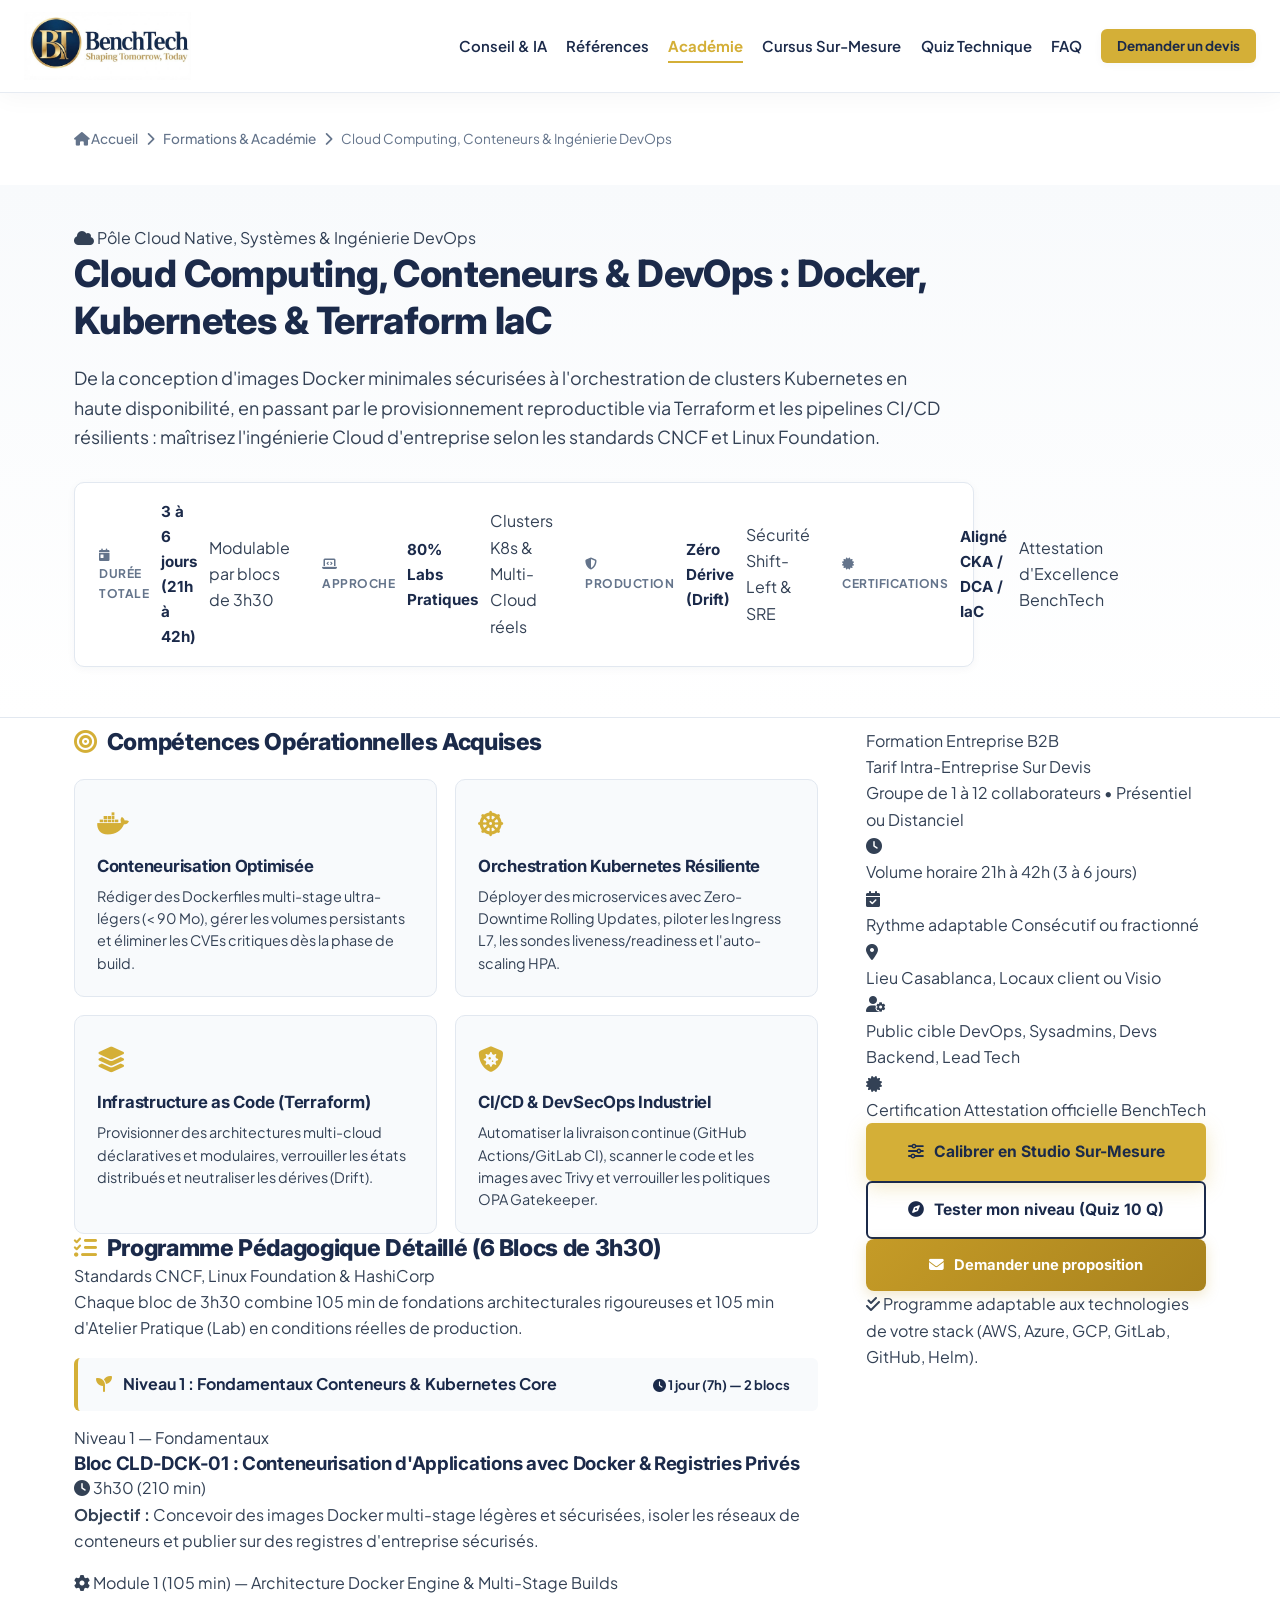
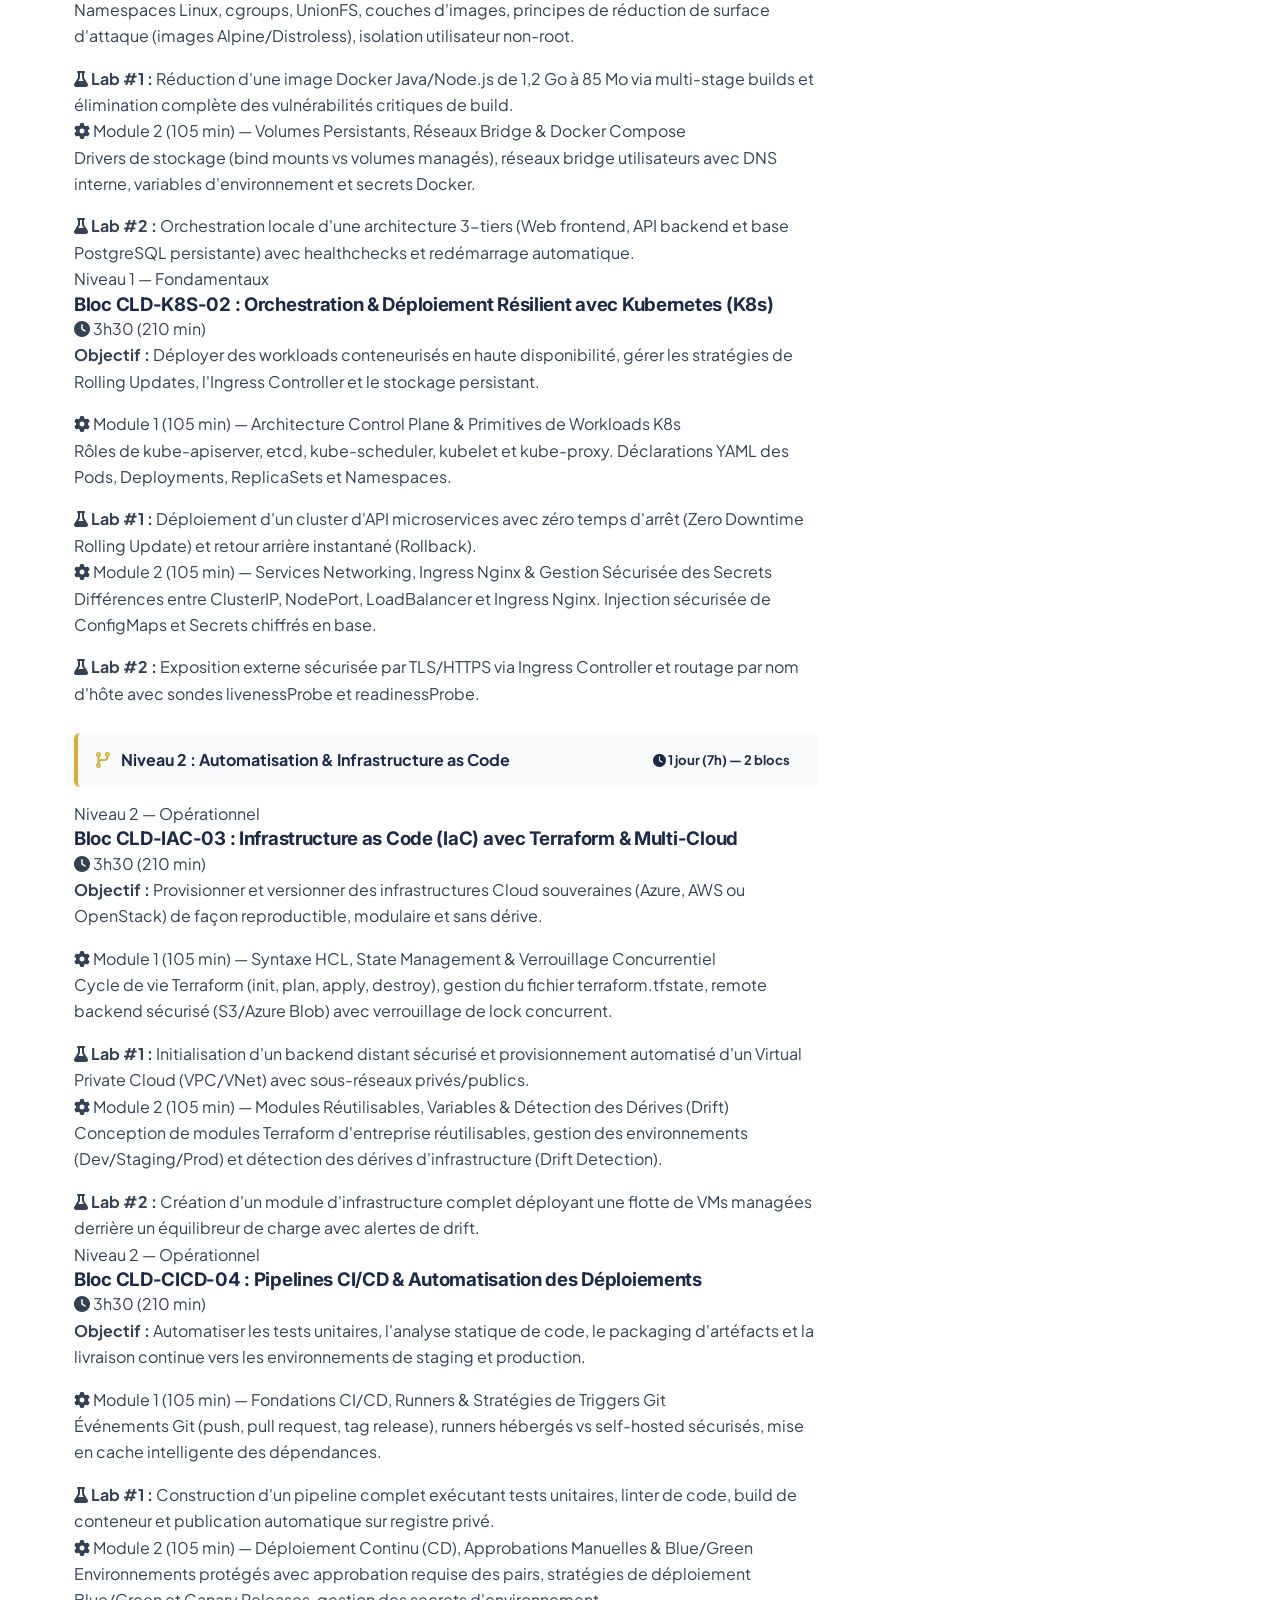
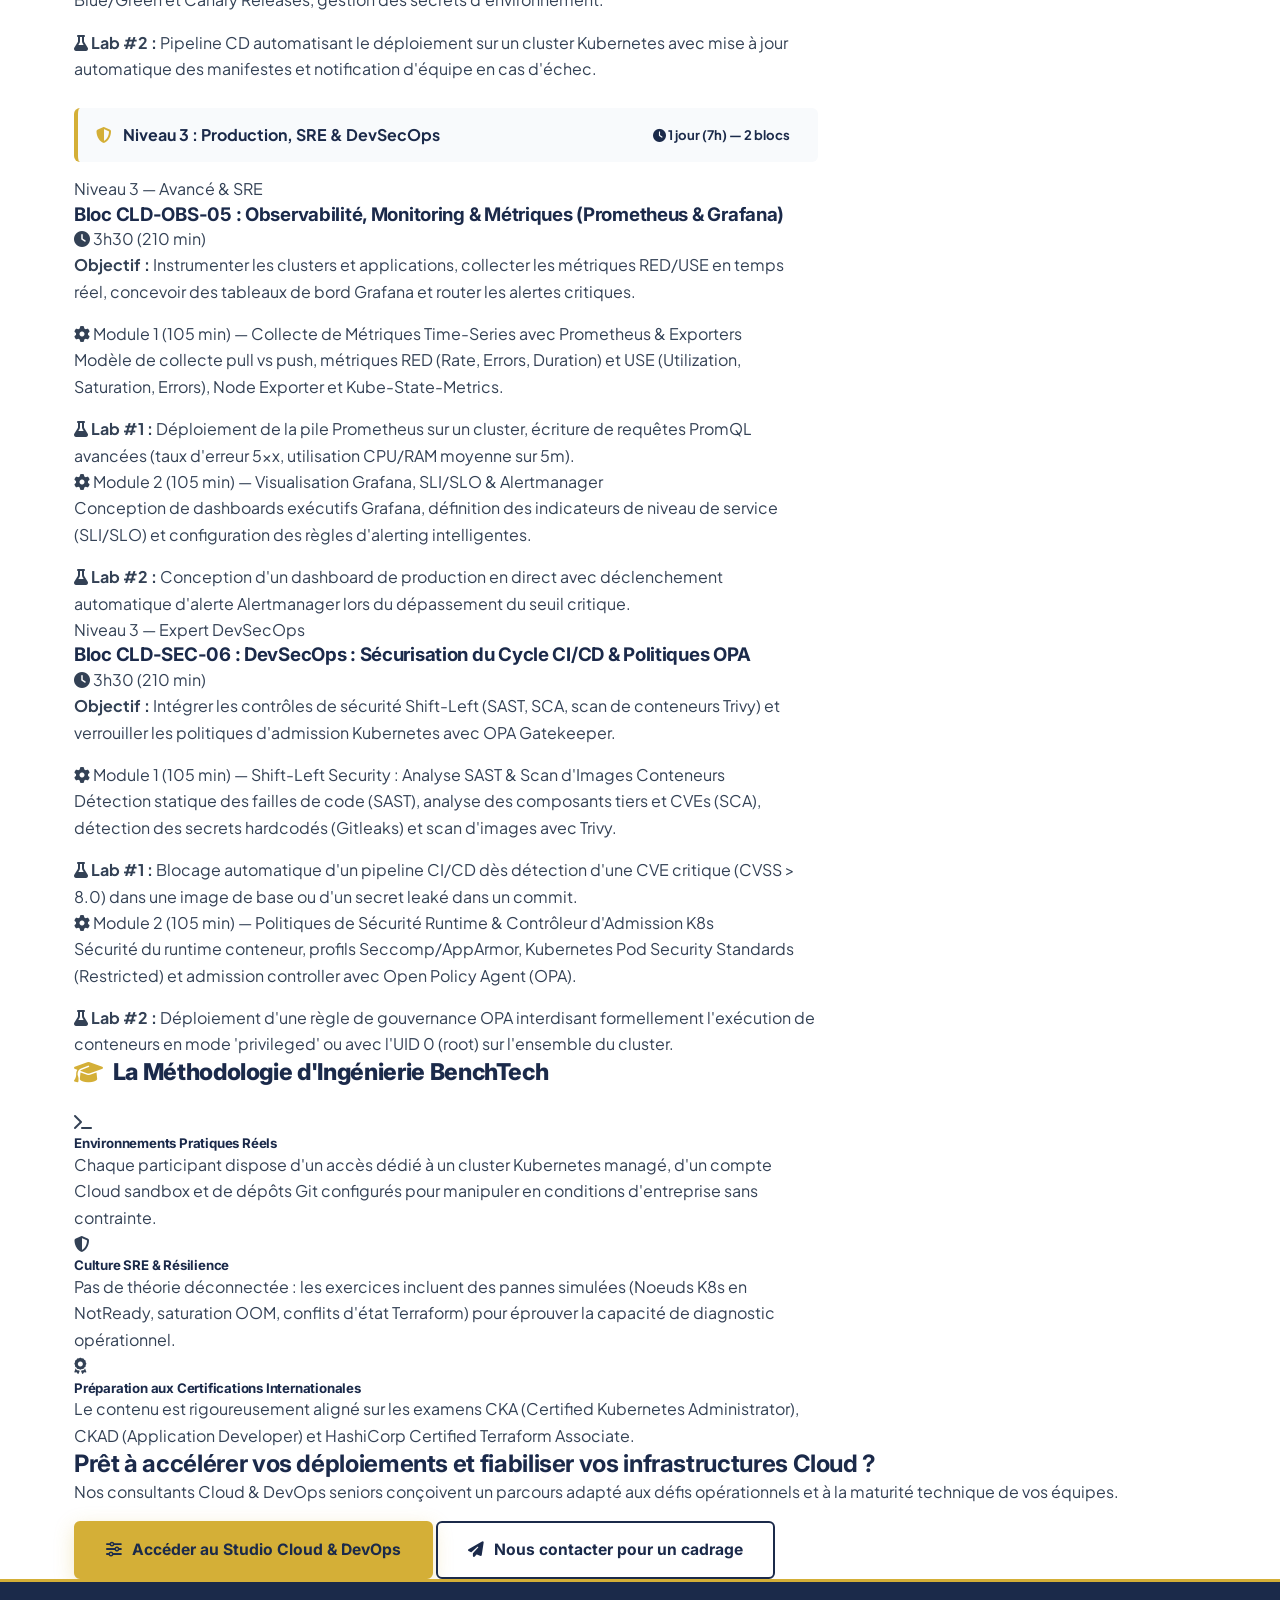
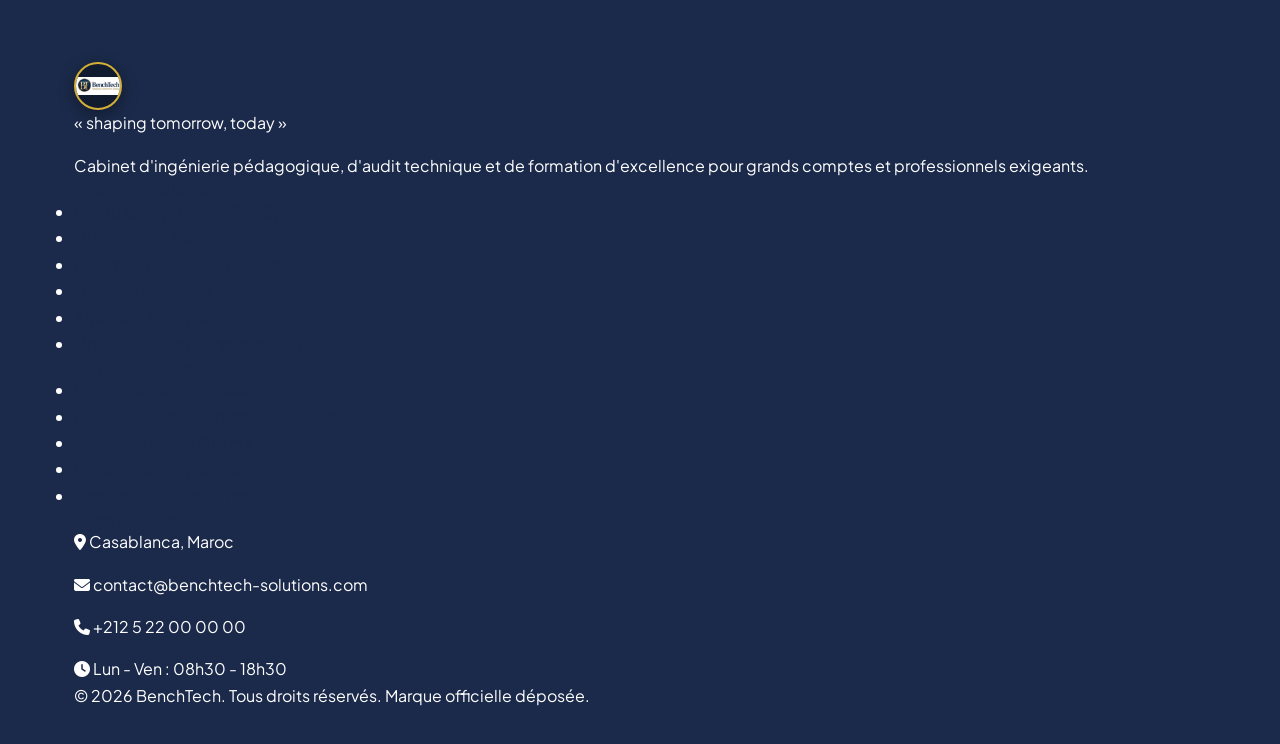
<file: siteweb/formations/cloud-devops.html>
<!DOCTYPE html>
<html lang="fr">
<head>
    <meta charset="UTF-8">
    <meta name="viewport" content="width=device-width, initial-scale=1.0">
    <title>Formation Cloud Computing, Conteneurs &amp; Ingénierie DevOps : Docker, Kubernetes &amp; Terraform | BenchTech</title>
    <meta name="description" content="Formation certifiante Cloud Computing &amp; DevOps à Casablanca et en ligne. Maîtrisez la conteneurisation Docker, l'orchestration Kubernetes (K8s), l'Infrastructure as Code Terraform et les pipelines CI/CD résilients.">
    <link rel="canonical" href="https://www.benchtech-solutions.com/formations/cloud-devops">

    <!-- Métadonnées Sociales (Open Graph & Twitter Cards) -->
    <meta property="og:type" content="article">
    <meta property="og:locale" content="fr_FR">
    <meta property="og:site_name" content="BenchTech">
    <meta property="og:title" content="Formation Cloud Computing, Conteneurs &amp; Ingénierie DevOps | BenchTech">
    <meta property="og:description" content="Cursus d'excellence animé par des Cloud Architects et ingénieurs DevOps seniors. Docker multi-stage, cluster Kubernetes de production, Terraform IaC, observabilité Prometheus et DevSecOps.">
    <meta property="og:url" content="https://www.benchtech-solutions.com/formations/cloud-devops">
    <meta property="og:image" content="https://www.benchtech-solutions.com/images/logo-benchtech.png">
    
    <meta name="twitter:card" content="summary_large_image">
    <meta name="twitter:title" content="Formation Cloud &amp; DevOps — Docker, K8s, Terraform, CI/CD | BenchTech">
    <meta name="twitter:description" content="Perfectionnement professionnel Cloud Native : conteneurs sécurisés, architecture Kubernetes résiliente, IaC Terraform reproductible et automatisation CI/CD industrielle.">
    <meta name="twitter:image" content="https://www.benchtech-solutions.com/images/logo-benchtech.png">

    <!-- Schéma structuré Schema.org (Course) -->
    <script type="application/ld+json">
    {
      "@context": "https://schema.org",
      "@type": "Course",
      "name": "Formation Cloud Computing, Conteneurs & Ingénierie DevOps : Docker, Kubernetes & Terraform",
      "description": "Programme intensif destiné aux administrateurs systèmes, développeurs backend et ingénieurs DevOps pour maîtriser l'architecture Cloud Native, l'automatisation CI/CD et la haute disponibilité en production.",
      "provider": {
        "@type": "Organization",
        "name": "BenchTech",
        "url": "https://www.benchtech-solutions.com/",
        "logo": "https://www.benchtech-solutions.com/images/logo-benchtech.png"
      },
      "inLanguage": "fr",
      "educationalLevel": "Intermediate to Advanced",
      "hasCourseInstance": {
        "@type": "CourseInstance",
        "courseMode": ["onsite", "online"],
        "courseWorkload": "PT21H"
      }
    }
    </script>

    <!-- Favicon officiel BenchTech -->
    <link rel="icon" type="image/png" href="../images/favicon.png">
    <link rel="apple-touch-icon" href="../images/monogram-bt.png">

    <!-- Polices Google Fonts : Inter & Plus Jakarta Sans -->
    <link rel="preconnect" href="https://fonts.googleapis.com">
    <link rel="preconnect" href="https://fonts.gstatic.com" crossorigin>
    <link href="https://fonts.googleapis.com/css2?family=Inter:wght@400;500;600;700;800&family=Plus+Jakarta+Sans:wght@400;500;600;700;800&display=swap" rel="stylesheet">

    <!-- Font Awesome -->
    <link rel="stylesheet" href="https://cdnjs.cloudflare.com/ajax/libs/font-awesome/6.5.1/css/all.min.css">

    <!-- Feuilles de style -->
    <link rel="stylesheet" href="../css/style.css?v=5.1">
</head>
<body class="page-course-detail">

    <!-- =======================================================================
         1. NAVIGATION
         ======================================================================= -->
    <header>
        <div class="container">
            <nav aria-label="Navigation principale">
                <a href="../index.html" class="logo" aria-label="BenchTech — Retour à l'accueil">
                    <img src="../images/logo-benchtech-original.jpg" alt="BenchTech — shaping tomorrow, today" class="header-logo-img" width="220" height="68">
                </a>

                <ul class="nav-links" id="main-nav-links">
                    <li><a href="../index.html#conseil">Conseil &amp; IA</a></li>
                    <li><a href="../index.html#references">Références</a></li>
                    <li><a href="../index.html#formations" class="active">Académie</a></li>
                    <li><a href="../index.html#studios-sur-mesure">Cursus Sur-Mesure</a></li>
                    <li><a href="../index.html#evaluations">Quiz Technique</a></li>
                    <li><a href="../index.html#faq">FAQ</a></li>
                    <li><a href="../index.html#contact" class="nav-cta">Demander un devis</a></li>
                </ul>

                <button class="menu-toggle" id="mobile-menu" aria-label="Ouvrir le menu de navigation" aria-expanded="false" aria-controls="main-nav-links">
                    <i class="fas fa-bars"></i>
                </button>
            </nav>
        </div>
    </header>

    <main id="main-content">
        <!-- =======================================================================
             2. FIL D'ARIANE (BREADCRUMB)
             ======================================================================= -->
        <div class="breadcrumbs-bar">
            <div class="container">
                <nav aria-label="Fil d'Ariane">
                    <ol class="breadcrumb-list">
                        <li><a href="../index.html"><i class="fas fa-house" aria-hidden="true"></i> Accueil</a></li>
                        <li><i class="fas fa-chevron-right" aria-hidden="true"></i></li>
                        <li><a href="../index.html#formations">Formations &amp; Académie</a></li>
                        <li><i class="fas fa-chevron-right" aria-hidden="true"></i></li>
                        <li aria-current="page">Cloud Computing, Conteneurs &amp; Ingénierie DevOps</li>
                    </ol>
                </nav>
            </div>
        </div>

        <!-- =======================================================================
             3. BANNIÈRE HERO DU CURSUS
             ======================================================================= -->
        <section class="course-hero">
            <div class="container">
                <div class="course-hero-content">
                    <div class="course-category-badge">
                        <i class="fas fa-cloud" aria-hidden="true"></i> Pôle Cloud Native, Systèmes &amp; Ingénierie DevOps
                    </div>

                    <h1 class="course-main-title">
                        Cloud Computing, Conteneurs &amp; DevOps : Docker, Kubernetes &amp; <span class="highlight-gold">Terraform IaC</span>
                    </h1>

                    <p class="course-lead">
                        De la conception d'images Docker minimales sécurisées à l'orchestration de clusters Kubernetes en haute disponibilité, en passant par le provisionnement reproductible via Terraform et les pipelines CI/CD résilients : maîtrisez l'ingénierie Cloud d'entreprise selon les standards CNCF et Linux Foundation.
                    </p>

                    <div class="course-metrics-bar">
                        <div class="metric-item">
                            <span class="metric-label"><i class="fas fa-calendar-day" aria-hidden="true"></i> Durée totale</span>
                            <span class="metric-value">3 à 6 jours (21h à 42h)</span>
                            <span class="metric-sub">Modulable par blocs de 3h30</span>
                        </div>
                        <div class="metric-divider"></div>
                        <div class="metric-item">
                            <span class="metric-label"><i class="fas fa-laptop-code" aria-hidden="true"></i> Approche</span>
                            <span class="metric-value">80% Labs Pratiques</span>
                            <span class="metric-sub">Clusters K8s &amp; Multi-Cloud réels</span>
                        </div>
                        <div class="metric-divider"></div>
                        <div class="metric-item">
                            <span class="metric-label"><i class="fas fa-shield-halved" aria-hidden="true"></i> Production</span>
                            <span class="metric-value">Zéro Dérive (Drift)</span>
                            <span class="metric-sub">Sécurité Shift-Left &amp; SRE</span>
                        </div>
                        <div class="metric-divider"></div>
                        <div class="metric-item">
                            <span class="metric-label"><i class="fas fa-certificate" aria-hidden="true"></i> Certifications</span>
                            <span class="metric-value">Aligné CKA / DCA / IaC</span>
                            <span class="metric-sub">Attestation d'Excellence BenchTech</span>
                        </div>
                    </div>
                </div>
            </div>
        </section>

        <!-- =======================================================================
             4. GRILLE PRINCIPALE (SYLLABUS + SIDEBAR STICKY)
             ======================================================================= -->
        <div class="container">
            <div class="course-layout-grid">
                
                <!-- COLONNE PRINCIPALE DU PROGRAMME -->
                <div class="course-main-col">

                    <!-- Bloc Objectifs Opérationnels -->
                    <section class="course-block-card">
                        <h2 class="block-heading"><i class="fas fa-bullseye" aria-hidden="true"></i> Compétences Opérationnelles Acquises</h2>
                        <div class="outcomes-grid">
                            <div class="outcome-card">
                                <div class="outcome-icon"><i class="fab fa-docker" aria-hidden="true"></i></div>
                                <h4>Conteneurisation Optimisée</h4>
                                <p>Rédiger des Dockerfiles multi-stage ultra-légers (&lt; 90 Mo), gérer les volumes persistants et éliminer les CVEs critiques dès la phase de build.</p>
                            </div>
                            <div class="outcome-card">
                                <div class="outcome-icon"><i class="fas fa-dharmachakra" aria-hidden="true"></i></div>
                                <h4>Orchestration Kubernetes Résiliente</h4>
                                <p>Déployer des microservices avec Zero-Downtime Rolling Updates, piloter les Ingress L7, les sondes liveness/readiness et l'auto-scaling HPA.</p>
                            </div>
                            <div class="outcome-card">
                                <div class="outcome-icon"><i class="fas fa-layer-group" aria-hidden="true"></i></div>
                                <h4>Infrastructure as Code (Terraform)</h4>
                                <p>Provisionner des architectures multi-cloud déclaratives et modulaires, verrouiller les états distribués et neutraliser les dérives (Drift).</p>
                            </div>
                            <div class="outcome-card">
                                <div class="outcome-icon"><i class="fas fa-shield-virus" aria-hidden="true"></i></div>
                                <h4>CI/CD &amp; DevSecOps Industriel</h4>
                                <p>Automatiser la livraison continue (GitHub Actions/GitLab CI), scanner le code et les images avec Trivy et verrouiller les politiques OPA Gatekeeper.</p>
                            </div>
                        </div>
                    </section>

                    <!-- Programme Détaillé Module par Module (Syllabus) -->
                    <section class="course-block-card">
                        <div class="syllabus-header-row">
                            <h2 class="block-heading" style="margin-bottom: 0;">
                                <i class="fas fa-list-check" aria-hidden="true"></i> Programme Pédagogique Détaillé (6 Blocs de 3h30)
                            </h2>
                            <span class="syllabus-version-chip">Standards CNCF, Linux Foundation &amp; HashiCorp</span>
                        </div>
                        <p class="section-subtext">
                            Chaque bloc de 3h30 combine 105 min de fondations architecturales rigoureuses et 105 min d'Atelier Pratique (Lab) en conditions réelles de production.
                        </p>

                        <div class="syllabus-accordion">
                            
                            <!-- NIVEAU 1 -->
                            <div class="level-divider-banner" style="background: var(--bg-secondary); border-left: 4px solid var(--color-magician); padding: 12px 18px; margin: 16px 0 14px; border-radius: var(--radius-sm); display: flex; justify-content: space-between; align-items: center; flex-wrap: wrap; gap: 8px;">
                                <strong style="color: var(--color-sage); font-size: 1rem;"><i class="fas fa-seedling" style="color: var(--color-magician); margin-right: 8px;"></i> Niveau 1 : Fondamentaux Conteneurs &amp; Kubernetes Core</strong>
                                <span style="font-size: 0.82rem; font-weight: 700; color: var(--color-sage); background: var(--card-bg); padding: 4px 10px; border-radius: 999px;"><i class="fas fa-clock"></i> 1 jour (7h) — 2 blocs</span>
                            </div>

                            <!-- BLOC 1 -->
                            <div class="syllabus-item active">
                                <div class="syllabus-item-header">
                                    <div class="syllabus-item-title-wrap">
                                        <span class="syllabus-item-badge badge-tag-blue">Niveau 1 — Fondamentaux</span>
                                        <h3 class="syllabus-item-title">Bloc CLD-DCK-01 : Conteneurisation d'Applications avec Docker &amp; Registries Privés</h3>
                                    </div>
                                    <span class="syllabus-duration-chip"><i class="fas fa-clock" aria-hidden="true"></i> 3h30 (210 min)</span>
                                </div>
                                <div class="syllabus-item-body">
                                    <p class="syllabus-item-desc">
                                        <strong>Objectif :</strong> Concevoir des images Docker multi-stage légères et sécurisées, isoler les réseaux de conteneurs et publier sur des registres d'entreprise sécurisés.
                                    </p>
                                    <div class="module-subpart">
                                        <span class="subpart-tag"><i class="fas fa-gear"></i> Module 1 (105 min) — Architecture Docker Engine &amp; Multi-Stage Builds</span>
                                        <p class="subpart-text">Namespaces Linux, cgroups, UnionFS, couches d'images, principes de réduction de surface d'attaque (images Alpine/Distroless), isolation utilisateur non-root.</p>
                                        <div class="lab-highlight">
                                            <i class="fas fa-flask" aria-hidden="true"></i>
                                            <strong>Lab #1 :</strong> Réduction d'une image Docker Java/Node.js de 1,2 Go à 85 Mo via multi-stage builds et élimination complète des vulnérabilités critiques de build.
                                        </div>
                                    </div>
                                    <div class="module-subpart">
                                        <span class="subpart-tag"><i class="fas fa-gear"></i> Module 2 (105 min) — Volumes Persistants, Réseaux Bridge &amp; Docker Compose</span>
                                        <p class="subpart-text">Drivers de stockage (bind mounts vs volumes managés), réseaux bridge utilisateurs avec DNS interne, variables d'environnement et secrets Docker.</p>
                                        <div class="lab-highlight">
                                            <i class="fas fa-flask" aria-hidden="true"></i>
                                            <strong>Lab #2 :</strong> Orchestration locale d'une architecture 3-tiers (Web frontend, API backend et base PostgreSQL persistante) avec healthchecks et redémarrage automatique.
                                        </div>
                                    </div>
                                </div>
                            </div>

                            <!-- BLOC 2 -->
                            <div class="syllabus-item active">
                                <div class="syllabus-item-header">
                                    <div class="syllabus-item-title-wrap">
                                        <span class="syllabus-item-badge badge-tag-blue">Niveau 1 — Fondamentaux</span>
                                        <h3 class="syllabus-item-title">Bloc CLD-K8S-02 : Orchestration &amp; Déploiement Résilient avec Kubernetes (K8s)</h3>
                                    </div>
                                    <span class="syllabus-duration-chip"><i class="fas fa-clock" aria-hidden="true"></i> 3h30 (210 min)</span>
                                </div>
                                <div class="syllabus-item-body">
                                    <p class="syllabus-item-desc">
                                        <strong>Objectif :</strong> Déployer des workloads conteneurisés en haute disponibilité, gérer les stratégies de Rolling Updates, l'Ingress Controller et le stockage persistant.
                                    </p>
                                    <div class="module-subpart">
                                        <span class="subpart-tag"><i class="fas fa-gear"></i> Module 1 (105 min) — Architecture Control Plane &amp; Primitives de Workloads K8s</span>
                                        <p class="subpart-text">Rôles de kube-apiserver, etcd, kube-scheduler, kubelet et kube-proxy. Déclarations YAML des Pods, Deployments, ReplicaSets et Namespaces.</p>
                                        <div class="lab-highlight">
                                            <i class="fas fa-flask" aria-hidden="true"></i>
                                            <strong>Lab #1 :</strong> Déploiement d'un cluster d'API microservices avec zéro temps d'arrêt (Zero Downtime Rolling Update) et retour arrière instantané (Rollback).
                                        </div>
                                    </div>
                                    <div class="module-subpart">
                                        <span class="subpart-tag"><i class="fas fa-gear"></i> Module 2 (105 min) — Services Networking, Ingress Nginx &amp; Gestion Sécurisée des Secrets</span>
                                        <p class="subpart-text">Différences entre ClusterIP, NodePort, LoadBalancer et Ingress Nginx. Injection sécurisée de ConfigMaps et Secrets chiffrés en base.</p>
                                        <div class="lab-highlight">
                                            <i class="fas fa-flask" aria-hidden="true"></i>
                                            <strong>Lab #2 :</strong> Exposition externe sécurisée par TLS/HTTPS via Ingress Controller et routage par nom d'hôte avec sondes livenessProbe et readinessProbe.
                                        </div>
                                    </div>
                                </div>
                            </div>
                            
                            <!-- NIVEAU 2 -->
                            <div class="level-divider-banner" style="background: var(--bg-secondary); border-left: 4px solid var(--color-magician); padding: 12px 18px; margin: 26px 0 14px; border-radius: var(--radius-sm); display: flex; justify-content: space-between; align-items: center; flex-wrap: wrap; gap: 8px;">
                                <strong style="color: var(--color-sage); font-size: 1rem;"><i class="fas fa-code-branch" style="color: var(--color-magician); margin-right: 8px;"></i> Niveau 2 : Automatisation &amp; Infrastructure as Code</strong>
                                <span style="font-size: 0.82rem; font-weight: 700; color: var(--color-sage); background: var(--card-bg); padding: 4px 10px; border-radius: 999px;"><i class="fas fa-clock"></i> 1 jour (7h) — 2 blocs</span>
                            </div>

                            <!-- BLOC 3 -->
                            <div class="syllabus-item active">
                                <div class="syllabus-item-header">
                                    <div class="syllabus-item-title-wrap">
                                        <span class="syllabus-item-badge badge-tag-purple">Niveau 2 — Opérationnel</span>
                                        <h3 class="syllabus-item-title">Bloc CLD-IAC-03 : Infrastructure as Code (IaC) avec Terraform &amp; Multi-Cloud</h3>
                                    </div>
                                    <span class="syllabus-duration-chip"><i class="fas fa-clock" aria-hidden="true"></i> 3h30 (210 min)</span>
                                </div>
                                <div class="syllabus-item-body">
                                    <p class="syllabus-item-desc">
                                        <strong>Objectif :</strong> Provisionner et versionner des infrastructures Cloud souveraines (Azure, AWS ou OpenStack) de façon reproductible, modulaire et sans dérive.
                                    </p>
                                    <div class="module-subpart">
                                        <span class="subpart-tag"><i class="fas fa-gear"></i> Module 1 (105 min) — Syntaxe HCL, State Management &amp; Verrouillage Concurrentiel</span>
                                        <p class="subpart-text">Cycle de vie Terraform (init, plan, apply, destroy), gestion du fichier terraform.tfstate, remote backend sécurisé (S3/Azure Blob) avec verrouillage de lock concurrent.</p>
                                        <div class="lab-highlight">
                                            <i class="fas fa-flask" aria-hidden="true"></i>
                                            <strong>Lab #1 :</strong> Initialisation d'un backend distant sécurisé et provisionnement automatisé d'un Virtual Private Cloud (VPC/VNet) avec sous-réseaux privés/publics.
                                        </div>
                                    </div>
                                    <div class="module-subpart">
                                        <span class="subpart-tag"><i class="fas fa-gear"></i> Module 2 (105 min) — Modules Réutilisables, Variables &amp; Détection des Dérives (Drift)</span>
                                        <p class="subpart-text">Conception de modules Terraform d'entreprise réutilisables, gestion des environnements (Dev/Staging/Prod) et détection des dérives d'infrastructure (Drift Detection).</p>
                                        <div class="lab-highlight">
                                            <i class="fas fa-flask" aria-hidden="true"></i>
                                            <strong>Lab #2 :</strong> Création d'un module d'infrastructure complet déployant une flotte de VMs managées derrière un équilibreur de charge avec alertes de drift.
                                        </div>
                                    </div>
                                </div>
                            </div>

                            <!-- BLOC 4 -->
                            <div class="syllabus-item active">
                                <div class="syllabus-item-header">
                                    <div class="syllabus-item-title-wrap">
                                        <span class="syllabus-item-badge badge-tag-purple">Niveau 2 — Opérationnel</span>
                                        <h3 class="syllabus-item-title">Bloc CLD-CICD-04 : Pipelines CI/CD &amp; Automatisation des Déploiements</h3>
                                    </div>
                                    <span class="syllabus-duration-chip"><i class="fas fa-clock" aria-hidden="true"></i> 3h30 (210 min)</span>
                                </div>
                                <div class="syllabus-item-body">
                                    <p class="syllabus-item-desc">
                                        <strong>Objectif :</strong> Automatiser les tests unitaires, l'analyse statique de code, le packaging d'artéfacts et la livraison continue vers les environnements de staging et production.
                                    </p>
                                    <div class="module-subpart">
                                        <span class="subpart-tag"><i class="fas fa-gear"></i> Module 1 (105 min) — Fondations CI/CD, Runners &amp; Stratégies de Triggers Git</span>
                                        <p class="subpart-text">Événements Git (push, pull request, tag release), runners hébergés vs self-hosted sécurisés, mise en cache intelligente des dépendances.</p>
                                        <div class="lab-highlight">
                                            <i class="fas fa-flask" aria-hidden="true"></i>
                                            <strong>Lab #1 :</strong> Construction d'un pipeline complet exécutant tests unitaires, linter de code, build de conteneur et publication automatique sur registre privé.
                                        </div>
                                    </div>
                                    <div class="module-subpart">
                                        <span class="subpart-tag"><i class="fas fa-gear"></i> Module 2 (105 min) — Déploiement Continu (CD), Approbations Manuelles &amp; Blue/Green</span>
                                        <p class="subpart-text">Environnements protégés avec approbation requise des pairs, stratégies de déploiement Blue/Green et Canary Releases, gestion des secrets d'environnement.</p>
                                        <div class="lab-highlight">
                                            <i class="fas fa-flask" aria-hidden="true"></i>
                                            <strong>Lab #2 :</strong> Pipeline CD automatisant le déploiement sur un cluster Kubernetes avec mise à jour automatique des manifestes et notification d'équipe en cas d'échec.
                                        </div>
                                    </div>
                                </div>
                            </div>
                            
                            <!-- NIVEAU 3 -->
                            <div class="level-divider-banner" style="background: var(--bg-secondary); border-left: 4px solid var(--color-magician); padding: 12px 18px; margin: 26px 0 14px; border-radius: var(--radius-sm); display: flex; justify-content: space-between; align-items: center; flex-wrap: wrap; gap: 8px;">
                                <strong style="color: var(--color-sage); font-size: 1rem;"><i class="fas fa-shield-alt" style="color: var(--color-magician); margin-right: 8px;"></i> Niveau 3 : Production, SRE &amp; DevSecOps</strong>
                                <span style="font-size: 0.82rem; font-weight: 700; color: var(--color-sage); background: var(--card-bg); padding: 4px 10px; border-radius: 999px;"><i class="fas fa-clock"></i> 1 jour (7h) — 2 blocs</span>
                            </div>

                            <!-- BLOC 5 -->
                            <div class="syllabus-item active">
                                <div class="syllabus-item-header">
                                    <div class="syllabus-item-title-wrap">
                                        <span class="syllabus-item-badge badge-tag-gold">Niveau 3 — Avancé &amp; SRE</span>
                                        <h3 class="syllabus-item-title">Bloc CLD-OBS-05 : Observabilité, Monitoring &amp; Métriques (Prometheus &amp; Grafana)</h3>
                                    </div>
                                    <span class="syllabus-duration-chip"><i class="fas fa-clock" aria-hidden="true"></i> 3h30 (210 min)</span>
                                </div>
                                <div class="syllabus-item-body">
                                    <p class="syllabus-item-desc">
                                        <strong>Objectif :</strong> Instrumenter les clusters et applications, collecter les métriques RED/USE en temps réel, concevoir des tableaux de bord Grafana et router les alertes critiques.
                                    </p>
                                    <div class="module-subpart">
                                        <span class="subpart-tag"><i class="fas fa-gear"></i> Module 1 (105 min) — Collecte de Métriques Time-Series avec Prometheus &amp; Exporters</span>
                                        <p class="subpart-text">Modèle de collecte pull vs push, métriques RED (Rate, Errors, Duration) et USE (Utilization, Saturation, Errors), Node Exporter et Kube-State-Metrics.</p>
                                        <div class="lab-highlight">
                                            <i class="fas fa-flask" aria-hidden="true"></i>
                                            <strong>Lab #1 :</strong> Déploiement de la pile Prometheus sur un cluster, écriture de requêtes PromQL avancées (taux d'erreur 5xx, utilisation CPU/RAM moyenne sur 5m).
                                        </div>
                                    </div>
                                    <div class="module-subpart">
                                        <span class="subpart-tag"><i class="fas fa-gear"></i> Module 2 (105 min) — Visualisation Grafana, SLI/SLO &amp; Alertmanager</span>
                                        <p class="subpart-text">Conception de dashboards exécutifs Grafana, définition des indicateurs de niveau de service (SLI/SLO) et configuration des règles d'alerting intelligentes.</p>
                                        <div class="lab-highlight">
                                            <i class="fas fa-flask" aria-hidden="true"></i>
                                            <strong>Lab #2 :</strong> Conception d'un dashboard de production en direct avec déclenchement automatique d'alerte Alertmanager lors du dépassement du seuil critique.
                                        </div>
                                    </div>
                                </div>
                            </div>

                            <!-- BLOC 6 -->
                            <div class="syllabus-item active">
                                <div class="syllabus-item-header">
                                    <div class="syllabus-item-title-wrap">
                                        <span class="syllabus-item-badge badge-tag-gold">Niveau 3 — Expert DevSecOps</span>
                                        <h3 class="syllabus-item-title">Bloc CLD-SEC-06 : DevSecOps : Sécurisation du Cycle CI/CD &amp; Politiques OPA</h3>
                                    </div>
                                    <span class="syllabus-duration-chip"><i class="fas fa-clock" aria-hidden="true"></i> 3h30 (210 min)</span>
                                </div>
                                <div class="syllabus-item-body">
                                    <p class="syllabus-item-desc">
                                        <strong>Objectif :</strong> Intégrer les contrôles de sécurité Shift-Left (SAST, SCA, scan de conteneurs Trivy) et verrouiller les politiques d'admission Kubernetes avec OPA Gatekeeper.
                                    </p>
                                    <div class="module-subpart">
                                        <span class="subpart-tag"><i class="fas fa-gear"></i> Module 1 (105 min) — Shift-Left Security : Analyse SAST &amp; Scan d'Images Conteneurs</span>
                                        <p class="subpart-text">Détection statique des failles de code (SAST), analyse des composants tiers et CVEs (SCA), détection des secrets hardcodés (Gitleaks) et scan d'images avec Trivy.</p>
                                        <div class="lab-highlight">
                                            <i class="fas fa-flask" aria-hidden="true"></i>
                                            <strong>Lab #1 :</strong> Blocage automatique d'un pipeline CI/CD dès détection d'une CVE critique (CVSS &gt; 8.0) dans une image de base ou d'un secret leaké dans un commit.
                                        </div>
                                    </div>
                                    <div class="module-subpart">
                                        <span class="subpart-tag"><i class="fas fa-gear"></i> Module 2 (105 min) — Politiques de Sécurité Runtime &amp; Contrôleur d'Admission K8s</span>
                                        <p class="subpart-text">Sécurité du runtime conteneur, profils Seccomp/AppArmor, Kubernetes Pod Security Standards (Restricted) et admission controller avec Open Policy Agent (OPA).</p>
                                        <div class="lab-highlight">
                                            <i class="fas fa-flask" aria-hidden="true"></i>
                                            <strong>Lab #2 :</strong> Déploiement d'une règle de gouvernance OPA interdisant formellement l'exécution de conteneurs en mode 'privileged' ou avec l'UID 0 (root) sur l'ensemble du cluster.
                                        </div>
                                    </div>
                                </div>
                            </div>

                        </div>
                    </section>

                    <!-- Pédagogie & Méthode -->
                    <section class="course-block-card">
                        <h2 class="block-heading"><i class="fas fa-graduation-cap" aria-hidden="true"></i> La Méthodologie d'Ingénierie BenchTech</h2>
                        <div class="method-points-list">
                            <div class="method-point">
                                <i class="fas fa-terminal"></i>
                                <div>
                                    <h5>Environnements Pratiques Réels</h5>
                                    <p>Chaque participant dispose d'un accès dédié à un cluster Kubernetes managé, d'un compte Cloud sandbox et de dépôts Git configurés pour manipuler en conditions d'entreprise sans contrainte.</p>
                                </div>
                            </div>
                            <div class="method-point">
                                <i class="fas fa-shield-halved"></i>
                                <div>
                                    <h5>Culture SRE &amp; Résilience</h5>
                                    <p>Pas de théorie déconnectée : les exercices incluent des pannes simulées (Noeuds K8s en NotReady, saturation OOM, conflits d'état Terraform) pour éprouver la capacité de diagnostic opérationnel.</p>
                                </div>
                            </div>
                            <div class="method-point">
                                <i class="fas fa-award"></i>
                                <div>
                                    <h5>Préparation aux Certifications Internationales</h5>
                                    <p>Le contenu est rigoureusement aligné sur les examens CKA (Certified Kubernetes Administrator), CKAD (Application Developer) et HashiCorp Certified Terraform Associate.</p>
                                </div>
                            </div>
                        </div>
                    </section>

                </div>

                <!-- SIDEBAR STICKY (PANIER, CTA, INFOS CLÉS) -->
                <aside class="course-sidebar-col">
                    <div class="course-sticky-card">
                        <div class="course-price-wrap">
                            <span class="price-type-badge">Formation Entreprise B2B</span>
                            <div class="price-headline">Tarif Intra-Entreprise Sur Devis</div>
                            <p class="price-subtext">Groupe de 1 à 12 collaborateurs • Présentiel ou Distanciel</p>
                        </div>

                        <div class="sidebar-details-list">
                            <div class="sidebar-detail-item">
                                <i class="fas fa-clock"></i>
                                <div>
                                    <span class="label">Volume horaire</span>
                                    <span class="value">21h à 42h (3 à 6 jours)</span>
                                </div>
                            </div>
                            <div class="sidebar-detail-item">
                                <i class="fas fa-calendar-check"></i>
                                <div>
                                    <span class="label">Rythme adaptable</span>
                                    <span class="value">Consécutif ou fractionné</span>
                                </div>
                            </div>
                            <div class="sidebar-detail-item">
                                <i class="fas fa-map-marker-alt"></i>
                                <div>
                                    <span class="label">Lieu</span>
                                    <span class="value">Casablanca, Locaux client ou Visio</span>
                                </div>
                            </div>
                            <div class="sidebar-detail-item">
                                <i class="fas fa-user-gear"></i>
                                <div>
                                    <span class="label">Public cible</span>
                                    <span class="value">DevOps, Sysadmins, Devs Backend, Lead Tech</span>
                                </div>
                            </div>
                            <div class="sidebar-detail-item">
                                <i class="fas fa-certificate"></i>
                                <div>
                                    <span class="label">Certification</span>
                                    <span class="value">Attestation officielle BenchTech</span>
                                </div>
                            </div>
                        </div>

                        <div class="sidebar-cta-group">
                            <a href="../index.html#cloud-devops-studio" class="btn btn-primary" style="width: 100%; text-align: center;">
                                <i class="fas fa-sliders" aria-hidden="true"></i> Calibrer en Studio Sur-Mesure
                            </a>
                            <a href="../index.html#evaluations" class="btn btn-outline" style="width: 100%; text-align: center;">
                                <i class="fas fa-compass" aria-hidden="true"></i> Tester mon niveau (Quiz 10 Q)
                            </a>
                            <a href="../index.html#contact" class="btn btn-gold" style="width: 100%; text-align: center;">
                                <i class="fas fa-envelope" aria-hidden="true"></i> Demander une proposition
                            </a>
                        </div>

                        <div class="sidebar-guarantee">
                            <i class="fas fa-check-double"></i> Programme adaptable aux technologies de votre stack (AWS, Azure, GCP, GitLab, GitHub, Helm).
                        </div>
                    </div>
                </aside>

            </div>
        </div>

        <!-- =======================================================================
             5. SECTION CALL-TO-ACTION INFÉRIEURE
             ======================================================================= -->
        <section class="section-cta-footer">
            <div class="container">
                <div class="cta-banner-content">
                    <h2>Prêt à accélérer vos déploiements et fiabiliser vos infrastructures Cloud ?</h2>
                    <p>Nos consultants Cloud &amp; DevOps seniors conçoivent un parcours adapté aux défis opérationnels et à la maturité technique de vos équipes.</p>
                    <div class="cta-actions-row">
                        <a href="../index.html#cloud-devops-studio" class="btn btn-primary btn-lg">
                            <i class="fas fa-sliders" aria-hidden="true"></i> Accéder au Studio Cloud &amp; DevOps
                        </a>
                        <a href="../index.html#contact" class="btn btn-outline btn-lg">
                            <i class="fas fa-paper-plane" aria-hidden="true"></i> Nous contacter pour un cadrage
                        </a>
                    </div>
                </div>
            </div>
        </section>

    </main>

    <!-- =======================================================================
         6. FOOTER INSTITUTIONNEL BenchTech
         ======================================================================= -->
    <footer>
        <div class="container">
            <div class="footer-grid">
                <div class="footer-brand">
                    <img src="../images/logo-benchtech-original.jpg" alt="BenchTech" class="footer-logo-img" width="180" height="56">
                    <p class="brand-tagline">« shaping tomorrow, today »</p>
                    <p>Cabinet d'ingénierie pédagogique, d'audit technique et de formation d'excellence pour grands comptes et professionnels exigeants.</p>
                </div>
                <div class="footer-links">
                    <h4>Pôles d'Excellence</h4>
                    <ul>
                        <li><a href="cloud-devops.html">Cloud Computing &amp; DevOps</a></li>
                        <li><a href="unix-linux.html">UNIX &amp; Linux Avancé</a></li>
                        <li><a href="sql-sgbd.html">Optimisation Bases de Données &amp; SQL</a></li>
                        <li><a href="power-bi.html">Microsoft Power BI &amp; DAX</a></li>
                        <li><a href="copilot-studio.html">Agents IA &amp; Copilot Studio</a></li>
                        <li><a href="github-copilot.html">GitHub Copilot &amp; Ingénierie IA</a></li>
                    </ul>
                </div>
                <div class="footer-links">
                    <h4>Outils &amp; Diagnostic</h4>
                    <ul>
                        <li><a href="../index.html#studios-sur-mesure">Configurateur Sur-Mesure</a></li>
                        <li><a href="../index.html#evaluations">Quiz de Positionnement Technique</a></li>
                        <li><a href="../index.html#references">Nos Références Clients</a></li>
                        <li><a href="../index.html#faq">Questions Fréquentes</a></li>
                        <li><a href="../index.html#contact">Demande de Devis Intra</a></li>
                    </ul>
                </div>
                <div class="footer-contact">
                    <h4>Siège &amp; Contact</h4>
                    <p><i class="fas fa-location-dot"></i> Casablanca, Maroc</p>
                    <p><i class="fas fa-envelope"></i> contact@benchtech-solutions.com</p>
                    <p><i class="fas fa-phone"></i> +212 5 22 00 00 00</p>
                    <p><i class="fas fa-clock"></i> Lun - Ven : 08h30 - 18h30</p>
                </div>
            </div>
            <div class="footer-bottom">
                <p>&copy; 2026 BenchTech. Tous droits réservés. Marque officielle déposée.</p>
            </div>
        </div>
    </footer>

</body>
</html>
</file>
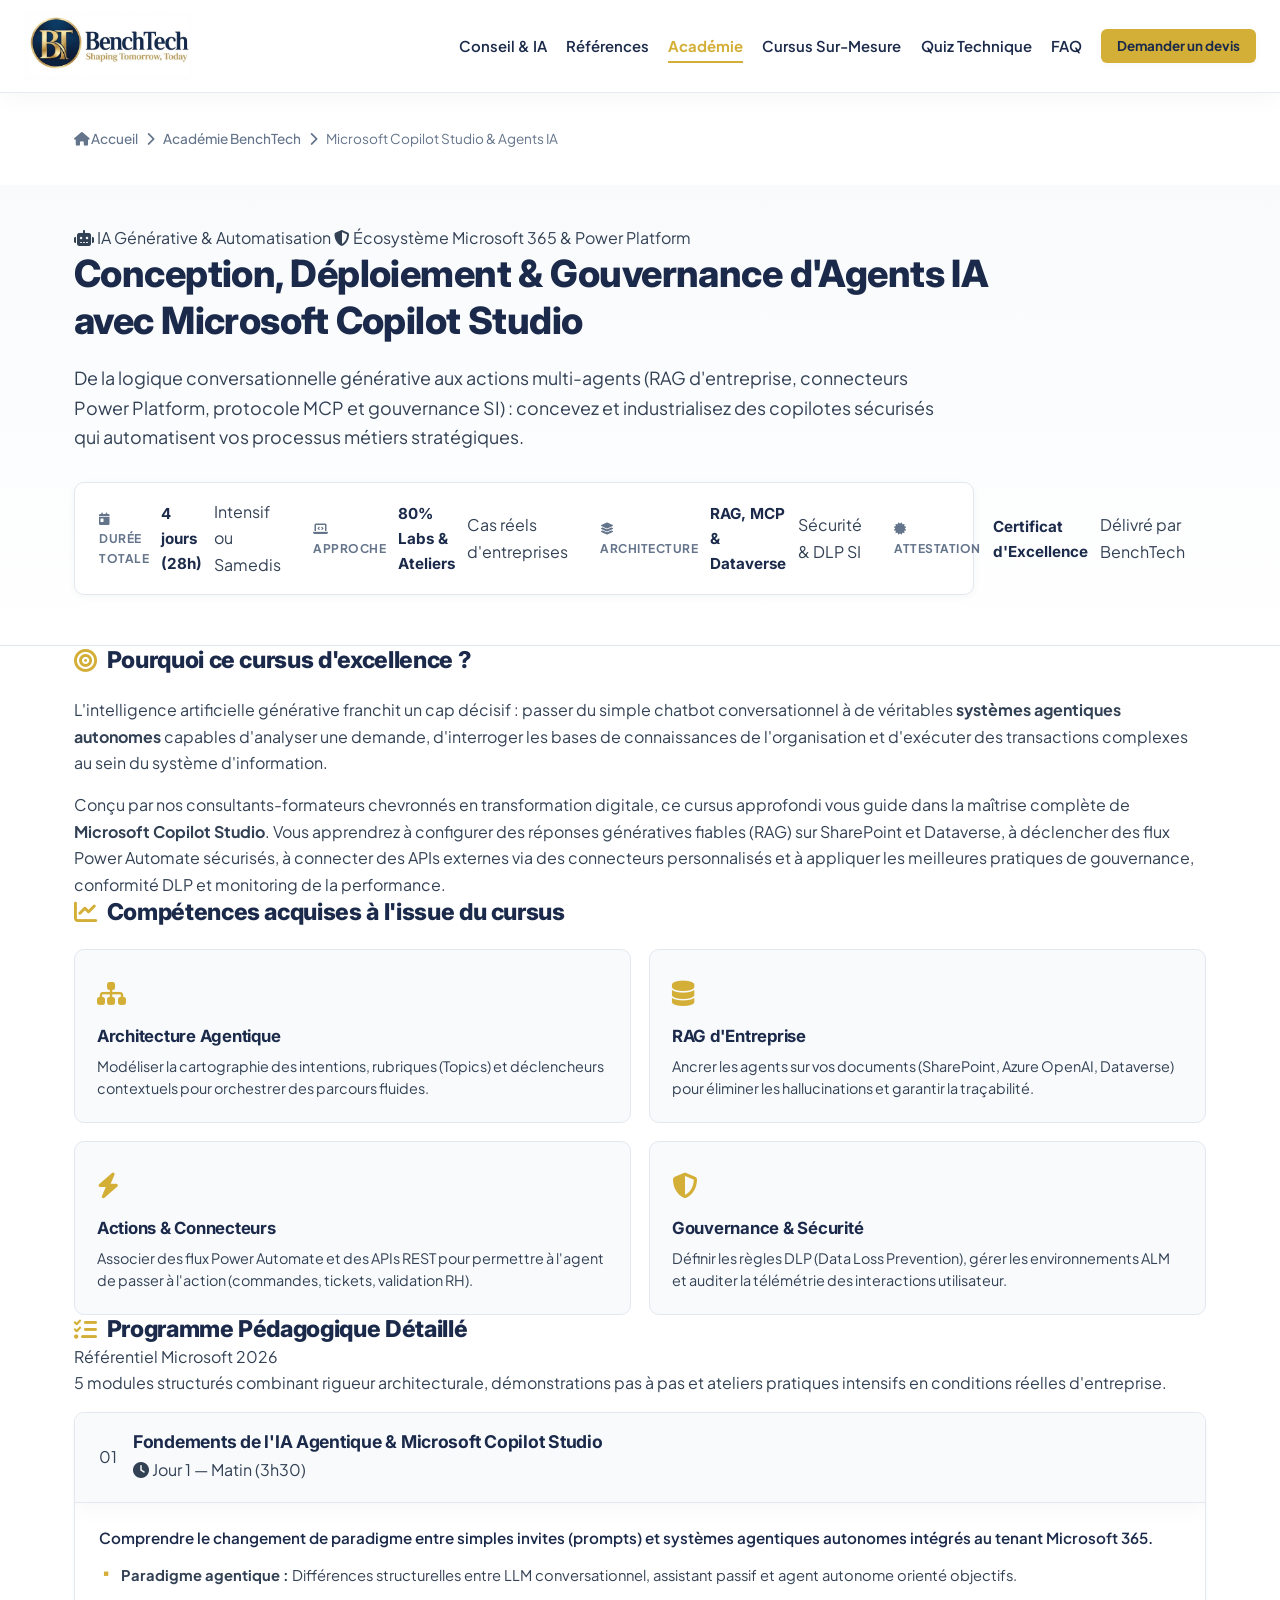
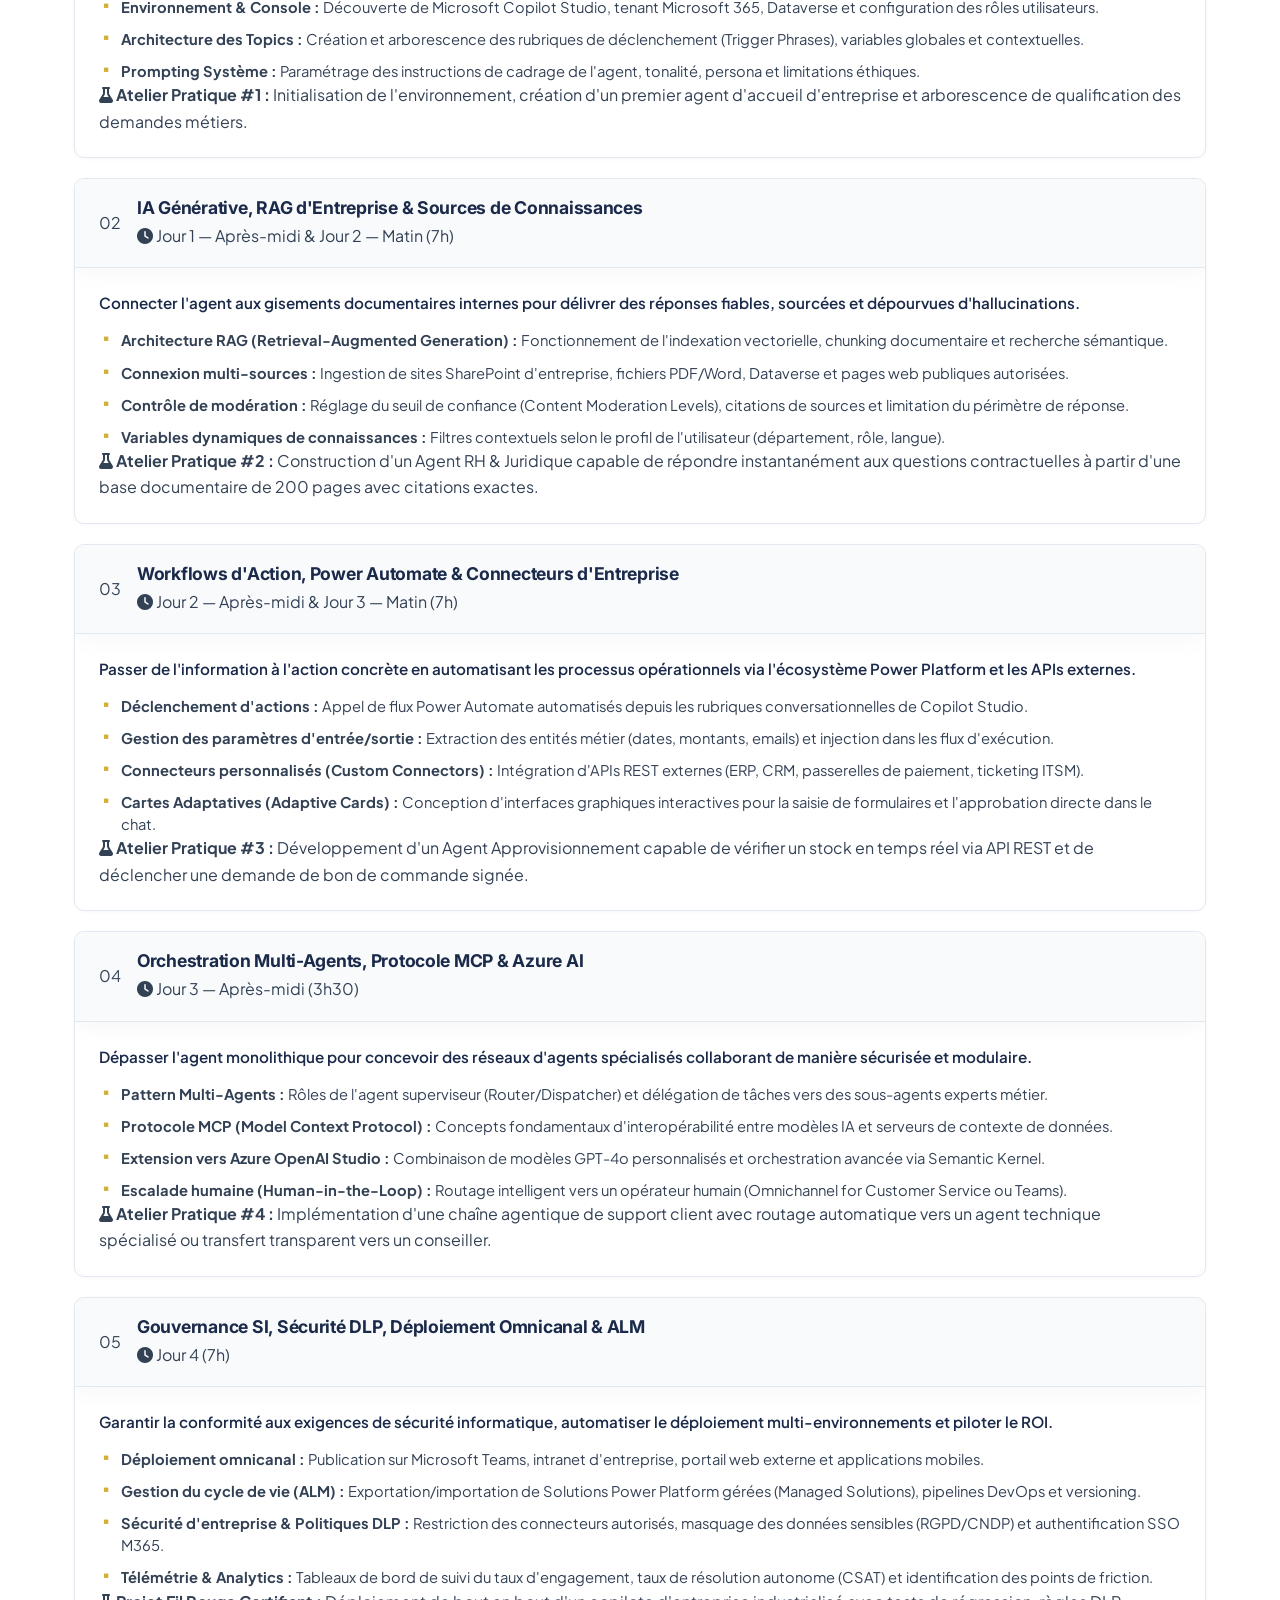
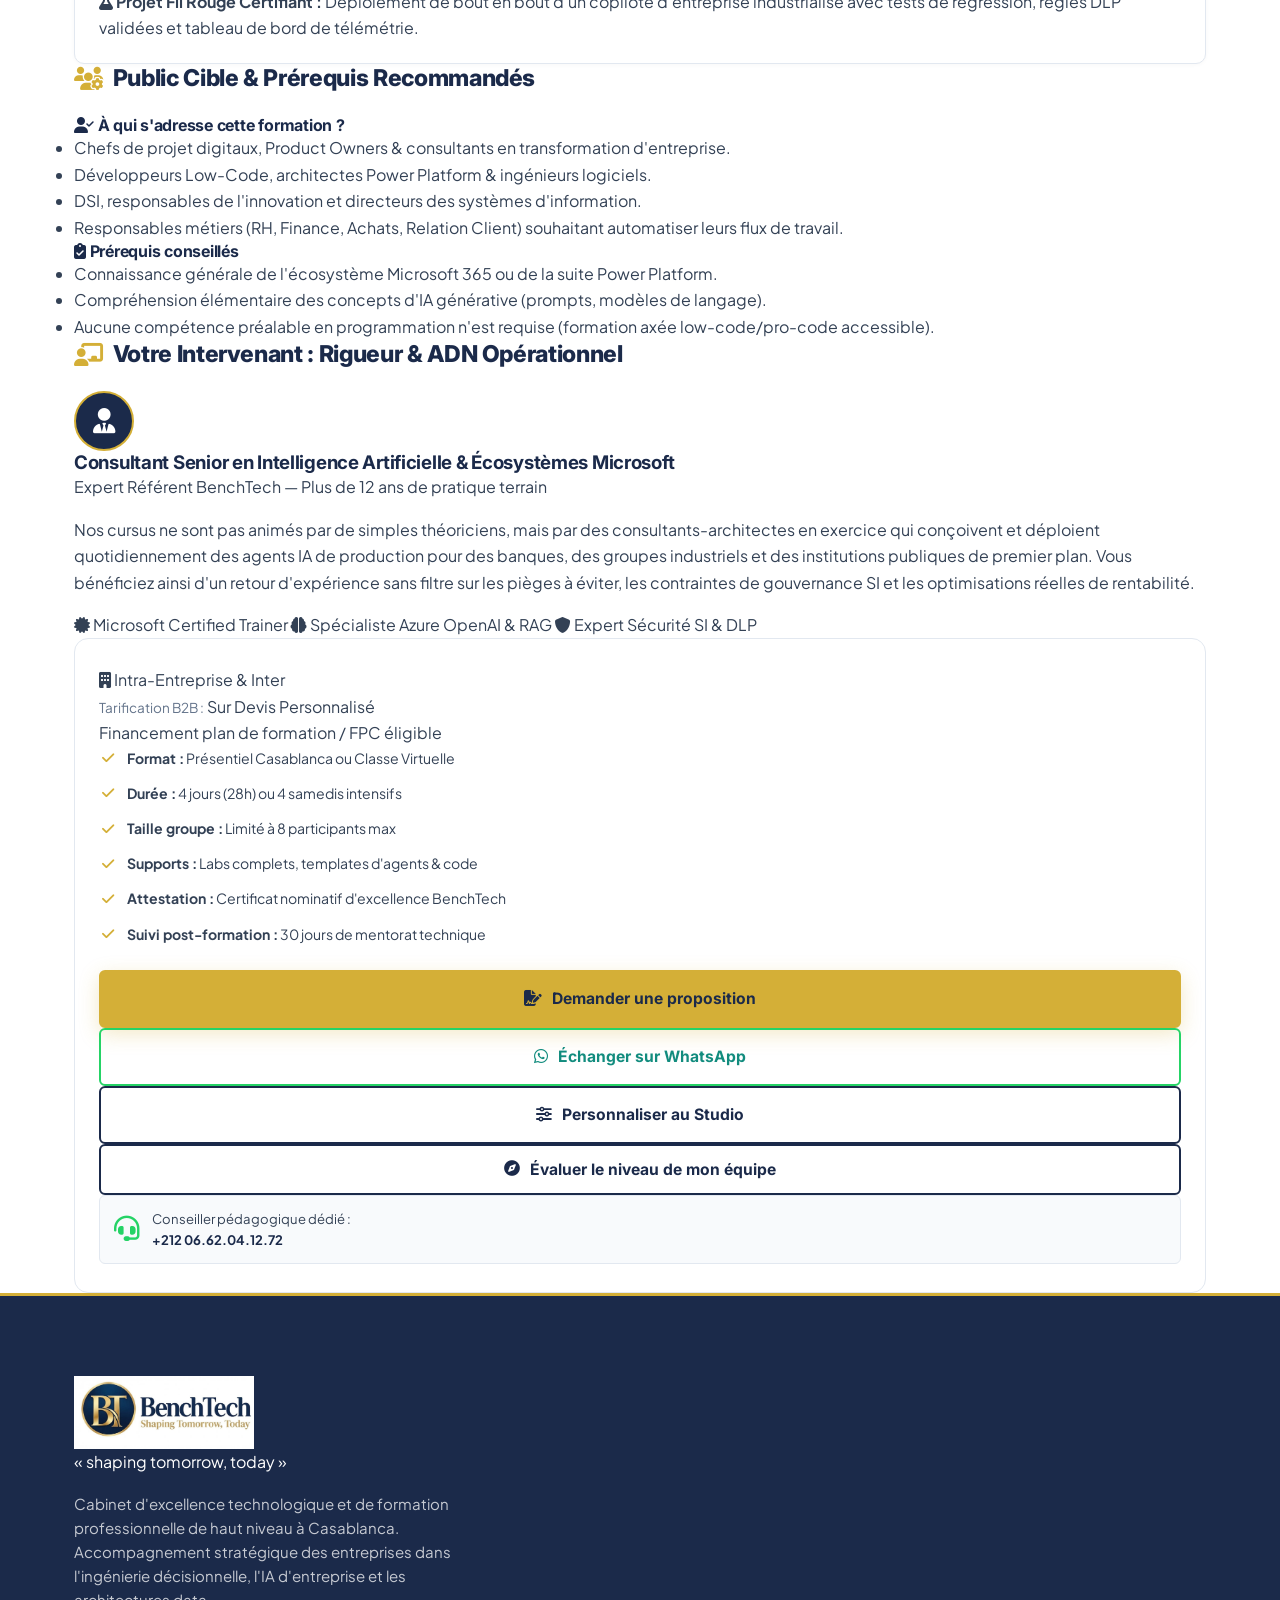
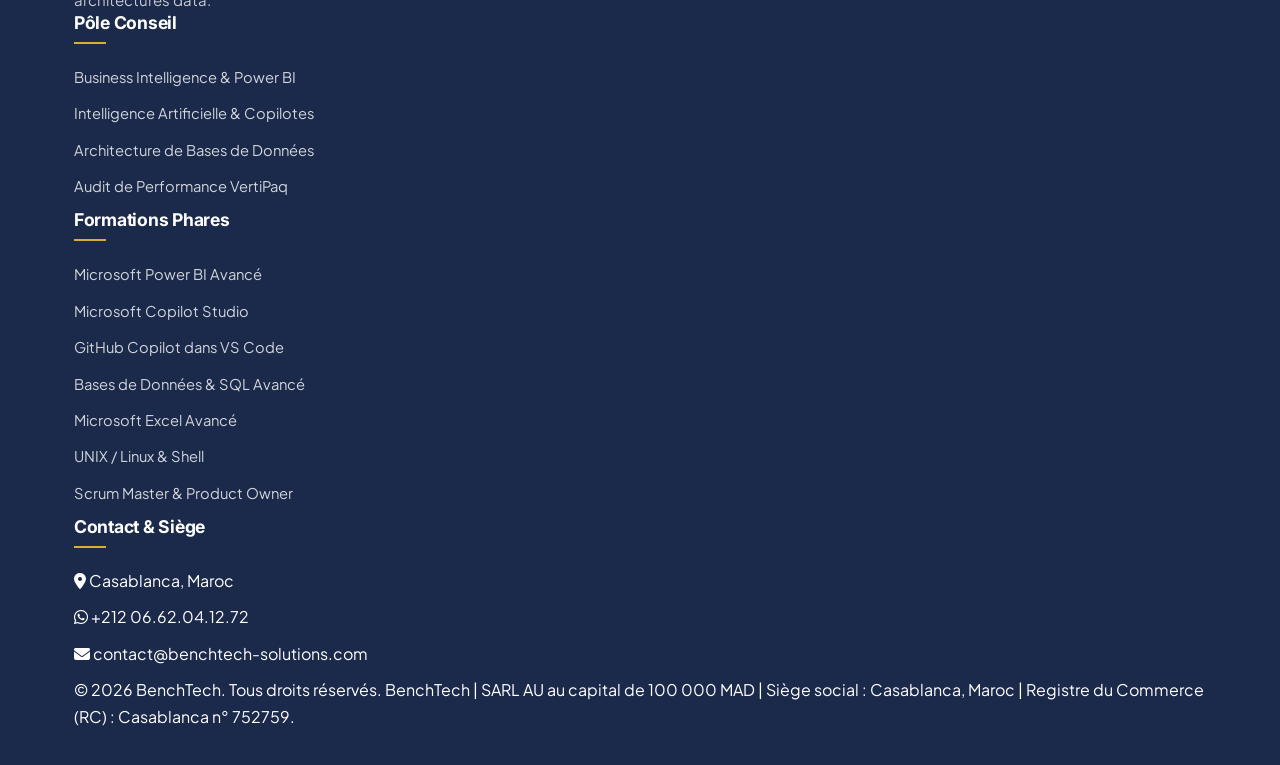
<file: siteweb/formations/copilot-studio.html>
<!DOCTYPE html>
<html lang="fr">
<head>
    <meta charset="UTF-8">
    <meta name="viewport" content="width=device-width, initial-scale=1.0">
    <title>Formation Microsoft Copilot Studio &amp; Agents IA Métiers | BenchTech</title>
    <meta name="description" content="Formation certifiante Microsoft Copilot Studio à Casablanca et en ligne. Concevez, orchestrez et déployez des agents conversationnels autonomes, architectures RAG et connecteurs Power Platform.">
    <link rel="canonical" href="https://www.benchtech-solutions.com/formations/copilot-studio">

    <!-- Métadonnées Sociales (Open Graph & Twitter Cards) -->
    <meta property="og:type" content="article">
    <meta property="og:locale" content="fr_FR">
    <meta property="og:site_name" content="BenchTech">
    <meta property="og:title" content="Formation Microsoft Copilot Studio : Agents IA &amp; Systèmes RAG | BenchTech">
    <meta property="og:description" content="Cursus d'excellence animé par des consultants seniors. Conception d'agents autonomes, injection de données d'entreprise, orchestration MCP et gouvernance SI.">
    <meta property="og:url" content="https://www.benchtech-solutions.com/formations/copilot-studio">
    <meta property="og:image" content="https://www.benchtech-solutions.com/images/logo-benchtech.png">
    
    <meta name="twitter:card" content="summary_large_image">
    <meta name="twitter:title" content="Formation Microsoft Copilot Studio &amp; Agents IA — BenchTech">
    <meta name="twitter:description" content="Perfectionnement professionnel Copilot Studio : conception low-code, agents RAG, connecteurs Power Platform et conformité SI.">
    <meta name="twitter:image" content="https://www.benchtech-solutions.com/images/logo-benchtech.png">

    <!-- Schéma structuré Schema.org (Course) -->
    <script type="application/ld+json">
    {
      "@context": "https://schema.org",
      "@type": "Course",
      "name": "Formation Microsoft Copilot Studio : Conception d'Agents IA Autonomes & Architectures RAG",
      "description": "Cursus intensif pour chefs de projet, développeurs et DSI souhaitant concevoir et déployer des agents intelligents connectés à l'écosystème Microsoft 365, Dataverse et APIs d'entreprise.",
      "provider": {
        "@type": "Organization",
        "name": "BenchTech",
        "url": "https://www.benchtech-solutions.com/",
        "logo": "https://www.benchtech-solutions.com/images/logo-benchtech.png"
      },
      "inLanguage": "fr",
      "educationalLevel": "Intermediate to Advanced",
      "hasCourseInstance": {
        "@type": "CourseInstance",
        "courseMode": ["onsite", "online"],
        "courseWorkload": "PT28H"
      }
    }
    </script>

    <!-- Favicon officiel BenchTech -->
    <link rel="icon" type="image/png" href="../images/favicon.png">
    <link rel="apple-touch-icon" href="../images/monogram-bt.png">

    <!-- Polices Google Fonts : Inter & Plus Jakarta Sans -->
    <link rel="preconnect" href="https://fonts.googleapis.com">
    <link rel="preconnect" href="https://fonts.gstatic.com" crossorigin>
    <link href="https://fonts.googleapis.com/css2?family=Inter:wght@400;500;600;700;800&family=Plus+Jakarta+Sans:wght@400;500;600;700;800&display=swap" rel="stylesheet">

    <!-- Font Awesome -->
    <link rel="stylesheet" href="https://cdnjs.cloudflare.com/ajax/libs/font-awesome/6.5.1/css/all.min.css">

    <!-- Feuilles de style -->
    <link rel="stylesheet" href="../css/style.css?v=4.6">
</head>
<body class="page-course-detail">

    <!-- =======================================================================
         1. NAVIGATION
         ======================================================================= -->
    <header>
        <div class="container">
            <nav aria-label="Navigation principale">
                <a href="../index.html" class="logo" aria-label="BenchTech — Retour à l'accueil">
                    <img src="../images/logo-benchtech-original.jpg" alt="BenchTech — shaping tomorrow, today" class="header-logo-img" width="220" height="68">
                </a>

                <ul class="nav-links" id="main-nav-links">
                    <li><a href="../index.html#conseil">Conseil &amp; IA</a></li>
                    <li><a href="../index.html#references">Références</a></li>
                    <li><a href="../index.html#formations" class="active">Académie</a></li>
                    <li><a href="../index.html#studios-sur-mesure">Cursus Sur-Mesure</a></li>
                    <li><a href="../index.html#evaluations">Quiz Technique</a></li>
                    <li><a href="../index.html#faq">FAQ</a></li>
                    <li><a href="../index.html#contact" class="nav-cta">Demander un devis</a></li>
                </ul>

                <button class="menu-toggle" id="mobile-menu" aria-label="Ouvrir le menu de navigation" aria-expanded="false" aria-controls="main-nav-links">
                    <i class="fas fa-bars"></i>
                </button>
            </nav>
        </div>
    </header>

    <main id="main-content">
        <!-- =======================================================================
             2. FIL D'ARIANE (BREADCRUMB)
             ======================================================================= -->
        <div class="breadcrumbs-bar">
            <div class="container">
                <nav aria-label="Fil d'Ariane">
                    <ol class="breadcrumb-list">
                        <li><a href="../index.html"><i class="fas fa-house" aria-hidden="true"></i> Accueil</a></li>
                        <li><i class="fas fa-chevron-right" aria-hidden="true"></i></li>
                        <li><a href="../index.html#formations">Académie BenchTech</a></li>
                        <li><i class="fas fa-chevron-right" aria-hidden="true"></i></li>
                        <li aria-current="page">Microsoft Copilot Studio &amp; Agents IA</li>
                    </ol>
                </nav>
            </div>
        </div>

        <!-- =======================================================================
             3. BANNIÈRE PRINCIPALE DU PROGRAMME (HERO)
             ======================================================================= -->
        <section class="course-hero">
            <div class="container">
                <div class="course-hero-content">
                    <div class="course-hero-header">
                        <span class="course-hero-tag"><i class="fas fa-robot" aria-hidden="true"></i> IA Générative &amp; Automatisation</span>
                        <span class="course-hero-badge"><i class="fas fa-shield-halved" aria-hidden="true"></i> Écosystème Microsoft 365 &amp; Power Platform</span>
                    </div>

                    <h1 class="course-main-title">
                        Conception, Déploiement &amp; Gouvernance d'Agents IA avec <span class="highlight-gold">Microsoft Copilot Studio</span>
                    </h1>

                    <p class="course-lead">
                        De la logique conversationnelle générative aux actions multi-agents (RAG d'entreprise, connecteurs Power Platform, protocole MCP et gouvernance SI) : concevez et industrialisez des copilotes sécurisés qui automatisent vos processus métiers stratégiques.
                    </p>

                    <div class="course-metrics-bar">
                        <div class="metric-item">
                            <span class="metric-label"><i class="fas fa-calendar-day" aria-hidden="true"></i> Durée totale</span>
                            <span class="metric-value">4 jours (28h)</span>
                            <span class="metric-sub">Intensif ou Samedis</span>
                        </div>
                        <div class="metric-divider"></div>
                        <div class="metric-item">
                            <span class="metric-label"><i class="fas fa-laptop-code" aria-hidden="true"></i> Approche</span>
                            <span class="metric-value">80% Labs &amp; Ateliers</span>
                            <span class="metric-sub">Cas réels d'entreprises</span>
                        </div>
                        <div class="metric-divider"></div>
                        <div class="metric-item">
                            <span class="metric-label"><i class="fas fa-layer-group" aria-hidden="true"></i> Architecture</span>
                            <span class="metric-value">RAG, MCP &amp; Dataverse</span>
                            <span class="metric-sub">Sécurité &amp; DLP SI</span>
                        </div>
                        <div class="metric-divider"></div>
                        <div class="metric-item">
                            <span class="metric-label"><i class="fas fa-certificate" aria-hidden="true"></i> Attestation</span>
                            <span class="metric-value">Certificat d'Excellence</span>
                            <span class="metric-sub">Délivré par BenchTech</span>
                        </div>
                    </div>
                </div>
            </div>
        </section>

        <!-- =======================================================================
             4. GRILLE PRINCIPALE (SYLLABUS + SIDEBAR STICKY)
             ======================================================================= -->
        <div class="container">
            <div class="course-detail-layout">

                <!-- ---------------------------------------------------------------
                     COLONNE PRINCIPALE : DÉTAIL PÉDAGOGIQUE
                     --------------------------------------------------------------- -->
                <div class="course-main-col">

                    <!-- Résumé exécutif & Valeur ajoutée -->
                    <section class="course-block-card">
                        <h2 class="block-heading"><i class="fas fa-bullseye" aria-hidden="true"></i> Pourquoi ce cursus d'excellence ?</h2>
                        <p>
                            L'intelligence artificielle générative franchit un cap décisif : passer du simple chatbot conversationnel à de véritables <strong>systèmes agentiques autonomes</strong> capables d'analyser une demande, d'interroger les bases de connaissances de l'organisation et d'exécuter des transactions complexes au sein du système d'information.
                        </p>
                        <p>
                            Conçu par nos consultants-formateurs chevronnés en transformation digitale, ce cursus approfondi vous guide dans la maîtrise complète de <strong>Microsoft Copilot Studio</strong>. Vous apprendrez à configurer des réponses génératives fiables (RAG) sur SharePoint et Dataverse, à déclencher des flux Power Automate sécurisés, à connecter des APIs externes via des connecteurs personnalisés et à appliquer les meilleures pratiques de gouvernance, conformité DLP et monitoring de la performance.
                        </p>
                    </section>

                    <!-- Objectifs opérationnels mesurables -->
                    <section class="course-block-card">
                        <h2 class="block-heading"><i class="fas fa-chart-line" aria-hidden="true"></i> Compétences acquises à l'issue du cursus</h2>
                        <div class="outcomes-grid">
                            <div class="outcome-card">
                                <div class="outcome-icon"><i class="fas fa-sitemap" aria-hidden="true"></i></div>
                                <h4>Architecture Agentique</h4>
                                <p>Modéliser la cartographie des intentions, rubriques (Topics) et déclencheurs contextuels pour orchestrer des parcours fluides.</p>
                            </div>
                            <div class="outcome-card">
                                <div class="outcome-icon"><i class="fas fa-database" aria-hidden="true"></i></div>
                                <h4>RAG d'Entreprise</h4>
                                <p>Ancrer les agents sur vos documents (SharePoint, Azure OpenAI, Dataverse) pour éliminer les hallucinations et garantir la traçabilité.</p>
                            </div>
                            <div class="outcome-card">
                                <div class="outcome-icon"><i class="fas fa-bolt" aria-hidden="true"></i></div>
                                <h4>Actions &amp; Connecteurs</h4>
                                <p>Associer des flux Power Automate et des APIs REST pour permettre à l'agent de passer à l'action (commandes, tickets, validation RH).</p>
                            </div>
                            <div class="outcome-card">
                                <div class="outcome-icon"><i class="fas fa-shield-halved" aria-hidden="true"></i></div>
                                <h4>Gouvernance &amp; Sécurité</h4>
                                <p>Définir les règles DLP (Data Loss Prevention), gérer les environnements ALM et auditer la télémétrie des interactions utilisateur.</p>
                            </div>
                        </div>
                    </section>

                    <!-- Programme Détaillé Module par Module (Syllabus) -->
                    <section class="course-block-card">
                        <div class="syllabus-header-row">
                            <h2 class="block-heading" style="margin-bottom: 0;">
                                <i class="fas fa-list-check" aria-hidden="true"></i> Programme Pédagogique Détaillé
                            </h2>
                            <span class="syllabus-version-chip">Référentiel Microsoft 2026</span>
                        </div>
                        <p class="section-subtext">
                            5 modules structurés combinant rigueur architecturale, démonstrations pas à pas et ateliers pratiques intensifs en conditions réelles d'entreprise.
                        </p>

                        <div class="syllabus-timeline">
                            <!-- Module 1 -->
                            <article class="syllabus-card">
                                <header class="syllabus-card-header">
                                    <span class="module-number">01</span>
                                    <div class="module-title-wrap">
                                        <h3>Fondements de l'IA Agentique &amp; Microsoft Copilot Studio</h3>
                                        <span class="module-time"><i class="fas fa-clock" aria-hidden="true"></i> Jour 1 — Matin (3h30)</span>
                                    </div>
                                </header>
                                <div class="syllabus-card-body">
                                    <p class="module-intro">
                                        Comprendre le changement de paradigme entre simples invites (prompts) et systèmes agentiques autonomes intégrés au tenant Microsoft 365.
                                    </p>
                                    <ul class="module-points">
                                        <li><strong>Paradigme agentique :</strong> Différences structurelles entre LLM conversationnel, assistant passif et agent autonome orienté objectifs.</li>
                                        <li><strong>Environnement &amp; Console :</strong> Découverte de Microsoft Copilot Studio, tenant Microsoft 365, Dataverse et configuration des rôles utilisateurs.</li>
                                        <li><strong>Architecture des Topics :</strong> Création et arborescence des rubriques de déclenchement (Trigger Phrases), variables globales et contextuelles.</li>
                                        <li><strong>Prompting Système :</strong> Paramétrage des instructions de cadrage de l'agent, tonalité, persona et limitations éthiques.</li>
                                    </ul>
                                    <div class="module-workshop-badge">
                                        <i class="fas fa-flask" aria-hidden="true"></i> <strong>Atelier Pratique #1 :</strong> Initialisation de l'environnement, création d'un premier agent d'accueil d'entreprise et arborescence de qualification des demandes métiers.
                                    </div>
                                </div>
                            </article>

                            <!-- Module 2 -->
                            <article class="syllabus-card">
                                <header class="syllabus-card-header">
                                    <span class="module-number">02</span>
                                    <div class="module-title-wrap">
                                        <h3>IA Générative, RAG d'Entreprise &amp; Sources de Connaissances</h3>
                                        <span class="module-time"><i class="fas fa-clock" aria-hidden="true"></i> Jour 1 — Après-midi &amp; Jour 2 — Matin (7h)</span>
                                    </div>
                                </header>
                                <div class="syllabus-card-body">
                                    <p class="module-intro">
                                        Connecter l'agent aux gisements documentaires internes pour délivrer des réponses fiables, sourcées et dépourvues d'hallucinations.
                                    </p>
                                    <ul class="module-points">
                                        <li><strong>Architecture RAG (Retrieval-Augmented Generation) :</strong> Fonctionnement de l'indexation vectorielle, chunking documentaire et recherche sémantique.</li>
                                        <li><strong>Connexion multi-sources :</strong> Ingestion de sites SharePoint d'entreprise, fichiers PDF/Word, Dataverse et pages web publiques autorisées.</li>
                                        <li><strong>Contrôle de modération :</strong> Réglage du seuil de confiance (Content Moderation Levels), citations de sources et limitation du périmètre de réponse.</li>
                                        <li><strong>Variables dynamiques de connaissances :</strong> Filtres contextuels selon le profil de l'utilisateur (département, rôle, langue).</li>
                                    </ul>
                                    <div class="module-workshop-badge">
                                        <i class="fas fa-flask" aria-hidden="true"></i> <strong>Atelier Pratique #2 :</strong> Construction d'un Agent RH &amp; Juridique capable de répondre instantanément aux questions contractuelles à partir d'une base documentaire de 200 pages avec citations exactes.
                                    </div>
                                </div>
                            </article>

                            <!-- Module 3 -->
                            <article class="syllabus-card">
                                <header class="syllabus-card-header">
                                    <span class="module-number">03</span>
                                    <div class="module-title-wrap">
                                        <h3>Workflows d'Action, Power Automate &amp; Connecteurs d'Entreprise</h3>
                                        <span class="module-time"><i class="fas fa-clock" aria-hidden="true"></i> Jour 2 — Après-midi &amp; Jour 3 — Matin (7h)</span>
                                    </div>
                                </header>
                                <div class="syllabus-card-body">
                                    <p class="module-intro">
                                        Passer de l'information à l'action concrète en automatisant les processus opérationnels via l'écosystème Power Platform et les APIs externes.
                                    </p>
                                    <ul class="module-points">
                                        <li><strong>Déclenchement d'actions :</strong> Appel de flux Power Automate automatisés depuis les rubriques conversationnelles de Copilot Studio.</li>
                                        <li><strong>Gestion des paramètres d'entrée/sortie :</strong> Extraction des entités métier (dates, montants, emails) et injection dans les flux d'exécution.</li>
                                        <li><strong>Connecteurs personnalisés (Custom Connectors) :</strong> Intégration d'APIs REST externes (ERP, CRM, passerelles de paiement, ticketing ITSM).</li>
                                        <li><strong>Cartes Adaptatives (Adaptive Cards) :</strong> Conception d'interfaces graphiques interactives pour la saisie de formulaires et l'approbation directe dans le chat.</li>
                                    </ul>
                                    <div class="module-workshop-badge">
                                        <i class="fas fa-flask" aria-hidden="true"></i> <strong>Atelier Pratique #3 :</strong> Développement d'un Agent Approvisionnement capable de vérifier un stock en temps réel via API REST et de déclencher une demande de bon de commande signée.
                                    </div>
                                </div>
                            </article>

                            <!-- Module 4 -->
                            <article class="syllabus-card">
                                <header class="syllabus-card-header">
                                    <span class="module-number">04</span>
                                    <div class="module-title-wrap">
                                        <h3>Orchestration Multi-Agents, Protocole MCP &amp; Azure AI</h3>
                                        <span class="module-time"><i class="fas fa-clock" aria-hidden="true"></i> Jour 3 — Après-midi (3h30)</span>
                                    </div>
                                </header>
                                <div class="syllabus-card-body">
                                    <p class="module-intro">
                                        Dépasser l'agent monolithique pour concevoir des réseaux d'agents spécialisés collaborant de manière sécurisée et modulaire.
                                    </p>
                                    <ul class="module-points">
                                        <li><strong>Pattern Multi-Agents :</strong> Rôles de l'agent superviseur (Router/Dispatcher) et délégation de tâches vers des sous-agents experts métier.</li>
                                        <li><strong>Protocole MCP (Model Context Protocol) :</strong> Concepts fondamentaux d'interopérabilité entre modèles IA et serveurs de contexte de données.</li>
                                        <li><strong>Extension vers Azure OpenAI Studio :</strong> Combinaison de modèles GPT-4o personnalisés et orchestration avancée via Semantic Kernel.</li>
                                        <li><strong>Escalade humaine (Human-in-the-Loop) :</strong> Routage intelligent vers un opérateur humain (Omnichannel for Customer Service ou Teams).</li>
                                    </ul>
                                    <div class="module-workshop-badge">
                                        <i class="fas fa-flask" aria-hidden="true"></i> <strong>Atelier Pratique #4 :</strong> Implémentation d'une chaîne agentique de support client avec routage automatique vers un agent technique spécialisé ou transfert transparent vers un conseiller.
                                    </div>
                                </div>
                            </article>

                            <!-- Module 5 -->
                            <article class="syllabus-card">
                                <header class="syllabus-card-header">
                                    <span class="module-number">05</span>
                                    <div class="module-title-wrap">
                                        <h3>Gouvernance SI, Sécurité DLP, Déploiement Omnicanal &amp; ALM</h3>
                                        <span class="module-time"><i class="fas fa-clock" aria-hidden="true"></i> Jour 4 (7h)</span>
                                    </div>
                                </header>
                                <div class="syllabus-card-body">
                                    <p class="module-intro">
                                        Garantir la conformité aux exigences de sécurité informatique, automatiser le déploiement multi-environnements et piloter le ROI.
                                    </p>
                                    <ul class="module-points">
                                        <li><strong>Déploiement omnicanal :</strong> Publication sur Microsoft Teams, intranet d'entreprise, portail web externe et applications mobiles.</li>
                                        <li><strong>Gestion du cycle de vie (ALM) :</strong> Exportation/importation de Solutions Power Platform gérées (Managed Solutions), pipelines DevOps et versioning.</li>
                                        <li><strong>Sécurité d'entreprise &amp; Politiques DLP :</strong> Restriction des connecteurs autorisés, masquage des données sensibles (RGPD/CNDP) et authentification SSO M365.</li>
                                        <li><strong>Télémétrie &amp; Analytics :</strong> Tableaux de bord de suivi du taux d'engagement, taux de résolution autonome (CSAT) et identification des points de friction.</li>
                                    </ul>
                                    <div class="module-workshop-badge">
                                        <i class="fas fa-flask" aria-hidden="true"></i> <strong>Projet Fil Rouge Certifiant :</strong> Déploiement de bout en bout d'un copilote d'entreprise industrialisé avec tests de régression, règles DLP validées et tableau de bord de télémétrie.
                                    </div>
                                </div>
                            </article>
                        </div>
                    </section>

                    <!-- Public Cible & Prérequis -->
                    <section class="course-block-card">
                        <h2 class="block-heading"><i class="fas fa-users-gear" aria-hidden="true"></i> Public Cible &amp; Prérequis Recommandés</h2>
                        <div class="audience-grid">
                            <div class="audience-col">
                                <h4><i class="fas fa-user-check" aria-hidden="true"></i> À qui s'adresse cette formation ?</h4>
                                <ul class="check-list">
                                    <li>Chefs de projet digitaux, Product Owners &amp; consultants en transformation d'entreprise.</li>
                                    <li>Développeurs Low-Code, architectes Power Platform &amp; ingénieurs logiciels.</li>
                                    <li>DSI, responsables de l'innovation et directeurs des systèmes d'information.</li>
                                    <li>Responsables métiers (RH, Finance, Achats, Relation Client) souhaitant automatiser leurs flux de travail.</li>
                                </ul>
                            </div>
                            <div class="audience-col">
                                <h4><i class="fas fa-clipboard-check" aria-hidden="true"></i> Prérequis conseillés</h4>
                                <ul class="check-list">
                                    <li>Connaissance générale de l'écosystème Microsoft 365 ou de la suite Power Platform.</li>
                                    <li>Compréhension élémentaire des concepts d'IA générative (prompts, modèles de langage).</li>
                                    <li>Aucune compétence préalable en programmation n'est requise (formation axée low-code/pro-code accessible).</li>
                                </ul>
                            </div>
                        </div>
                    </section>

                    <!-- Profil du Consultant-Formateur Senior -->
                    <section class="course-block-card">
                        <h2 class="block-heading"><i class="fas fa-chalkboard-user" aria-hidden="true"></i> Votre Intervenant : Rigueur &amp; ADN Opérationnel</h2>
                        <div class="instructor-card">
                            <div class="instructor-avatar">
                                <i class="fas fa-user-tie" aria-hidden="true"></i>
                            </div>
                            <div class="instructor-info">
                                <h3>Consultant Senior en Intelligence Artificielle &amp; Écosystèmes Microsoft</h3>
                                <p class="instructor-role">Expert Référent BenchTech — Plus de 12 ans de pratique terrain</p>
                                <p class="instructor-bio">
                                    Nos cursus ne sont pas animés par de simples théoriciens, mais par des consultants-architectes en exercice qui conçoivent et déploient quotidiennement des agents IA de production pour des banques, des groupes industriels et des institutions publiques de premier plan. Vous bénéficiez ainsi d'un retour d'expérience sans filtre sur les pièges à éviter, les contraintes de gouvernance SI et les optimisations réelles de rentabilité.
                                </p>
                                <div class="instructor-badges">
                                    <span class="inst-badge"><i class="fas fa-certificate" aria-hidden="true"></i> Microsoft Certified Trainer</span>
                                    <span class="inst-badge"><i class="fas fa-brain" aria-hidden="true"></i> Spécialiste Azure OpenAI &amp; RAG</span>
                                    <span class="inst-badge"><i class="fas fa-shield" aria-hidden="true"></i> Expert Sécurité SI &amp; DLP</span>
                                </div>
                            </div>
                        </div>
                    </section>

                </div>

                <!-- ---------------------------------------------------------------
                     COLONNE LATÉRALE : FICHE SYNTHÉTIQUE & CONVERSION (STICKY)
                     --------------------------------------------------------------- -->
                <aside class="course-sidebar-col">
                    <div class="sticky-sidebar-card">
                        <div class="sidebar-header">
                            <span class="sidebar-format-badge"><i class="fas fa-building" aria-hidden="true"></i> Intra-Entreprise &amp; Inter</span>
                            <div class="sidebar-price-row">
                                <span class="sidebar-price-label">Tarification B2B :</span>
                                <span class="sidebar-price-val">Sur Devis Personnalisé</span>
                            </div>
                            <span class="sidebar-price-sub">Financement plan de formation / FPC éligible</span>
                        </div>

                        <div class="sidebar-body">
                            <ul class="sidebar-features-list">
                                <li><i class="fas fa-check" aria-hidden="true"></i> <span><strong>Format :</strong> Présentiel Casablanca ou Classe Virtuelle</span></li>
                                <li><i class="fas fa-check" aria-hidden="true"></i> <span><strong>Durée :</strong> 4 jours (28h) ou 4 samedis intensifs</span></li>
                                <li><i class="fas fa-check" aria-hidden="true"></i> <span><strong>Taille groupe :</strong> Limité à 8 participants max</span></li>
                                <li><i class="fas fa-check" aria-hidden="true"></i> <span><strong>Supports :</strong> Labs complets, templates d'agents &amp; code</span></li>
                                <li><i class="fas fa-check" aria-hidden="true"></i> <span><strong>Attestation :</strong> Certificat nominatif d'excellence BenchTech</span></li>
                                <li><i class="fas fa-check" aria-hidden="true"></i> <span><strong>Suivi post-formation :</strong> 30 jours de mentorat technique</span></li>
                            </ul>

                            <div class="sidebar-cta-group">
                                <a href="../index.html#contact" class="btn btn-primary" style="width: 100%;">
                                    <i class="fas fa-file-signature" aria-hidden="true"></i> Demander une proposition
                                </a>

                                <a href="https://wa.me/212662041272?text=Bonjour%20BenchTech,%20je%20souhaite%20obtenir%20des%20informations%20sur%20la%20formation%20Microsoft%20Copilot%20Studio." class="btn btn-outline" style="width: 100%; border-color: #25D366; color: #128C7E;" target="_blank" rel="noopener noreferrer">
                                    <i class="fab fa-whatsapp" aria-hidden="true"></i> Échanger sur WhatsApp
                                </a>

                                <a href="../index.html#copilot-studio" class="btn btn-outline" style="width: 100%;">
                                    <i class="fas fa-sliders" aria-hidden="true"></i> Personnaliser au Studio
                                </a>

                                <button type="button" class="btn btn-outline" onclick="window.location.href='../index.html?quiz=copilot#evaluations';" style="width: 100%;">
                                    <i class="fas fa-compass" aria-hidden="true"></i> Évaluer le niveau de mon équipe
                                </button>
                            </div>

                            <div class="sidebar-phone-support">
                                <i class="fas fa-headset" aria-hidden="true"></i>
                                <div>
                                    <span class="support-label">Conseiller pédagogique dédié :</span>
                                    <a href="tel:+212662041272" class="support-num">+212 06.62.04.12.72</a>
                                </div>
                            </div>
                        </div>
                    </div>
                </aside>

            </div>
        </div>
    </main>

    <!-- =======================================================================
         5. FOOTER INSTITUTIONNEL BenchTech
         ======================================================================= -->
    <footer>
        <div class="container">
            <div class="footer-grid">
                <div class="footer-column brand-col">
                    <a href="../index.html" class="footer-logo" aria-label="BenchTech — Accueil">
                        <img src="../images/logo-benchtech-original.jpg" alt="BenchTech" class="footer-logo-img" width="180" height="54">
                    </a>
                    <p class="footer-tagline">« shaping tomorrow, today »</p>
                    <p class="footer-desc">
                        Cabinet d'excellence technologique et de formation professionnelle de haut niveau à Casablanca. Accompagnement stratégique des entreprises dans l'ingénierie décisionnelle, l'IA d'entreprise et les architectures data.
                    </p>
                </div>

                <div class="footer-column">
                    <h4>Pôle Conseil</h4>
                    <ul>
                        <li><a href="../index.html#conseil">Business Intelligence &amp; Power BI</a></li>
                        <li><a href="../index.html#conseil">Intelligence Artificielle &amp; Copilotes</a></li>
                        <li><a href="../index.html#conseil">Architecture de Bases de Données</a></li>
                        <li><a href="../index.html#conseil">Audit de Performance VertiPaq</a></li>
                    </ul>
                </div>

                <div class="footer-column">
                    <h4>Formations Phares</h4>
                    <ul>
                        <li><a href="power-bi.html">Microsoft Power BI Avancé</a></li>
                        <li><a href="copilot-studio.html">Microsoft Copilot Studio</a></li>
                        <li><a href="github-copilot.html">GitHub Copilot dans VS Code</a></li>
                        <li><a href="sql-sgbd.html">Bases de Données &amp; SQL Avancé</a></li>
                        <li><a href="excel-avance.html">Microsoft Excel Avancé</a></li>
                        <li><a href="unix-linux.html">UNIX / Linux &amp; Shell</a></li>
                        <li><a href="scrum-agile.html">Scrum Master &amp; Product Owner</a></li>
                    </ul>
                </div>

                <div class="footer-column">
                    <h4>Contact &amp; Siège</h4>
                    <ul class="contact-info">
                        <li><i class="fas fa-location-dot" aria-hidden="true"></i> <span>Casablanca, Maroc</span></li>
                        <li><i class="fab fa-whatsapp" aria-hidden="true"></i> <span>+212 06.62.04.12.72</span></li>
                        <li><i class="fas fa-envelope" aria-hidden="true"></i> <span>contact@benchtech-solutions.com</span></li>
                    </ul>
                </div>
            </div>

            <div class="footer-bottom">
                <p>
                    &copy; 2026 BenchTech. Tous droits réservés.
                    <span class="footer-legal-tag">
                        BenchTech | SARL AU au capital de 100 000 MAD | Siège social : Casablanca, Maroc | Registre du Commerce (RC) : Casablanca n° 752759.
                    </span>
                </p>
            </div>
        </div>
    </footer>

    <!-- Script de gestion du menu mobile & nettoyage cache modes -->
    <script>
        try {
            localStorage.removeItem('benchtech_display_mode');
            document.documentElement.removeAttribute('data-theme');
            if (document.body) document.body.removeAttribute('data-theme');
        } catch(e) {}

        const menuToggle = document.getElementById('mobile-menu');
        const navLinks = document.getElementById('main-nav-links');
        if (menuToggle && navLinks) {
            menuToggle.addEventListener('click', () => {
                const isActive = navLinks.classList.toggle('active');
                menuToggle.setAttribute('aria-expanded', String(isActive));
            });
        }
    </script>
</body>
</html>
</file>
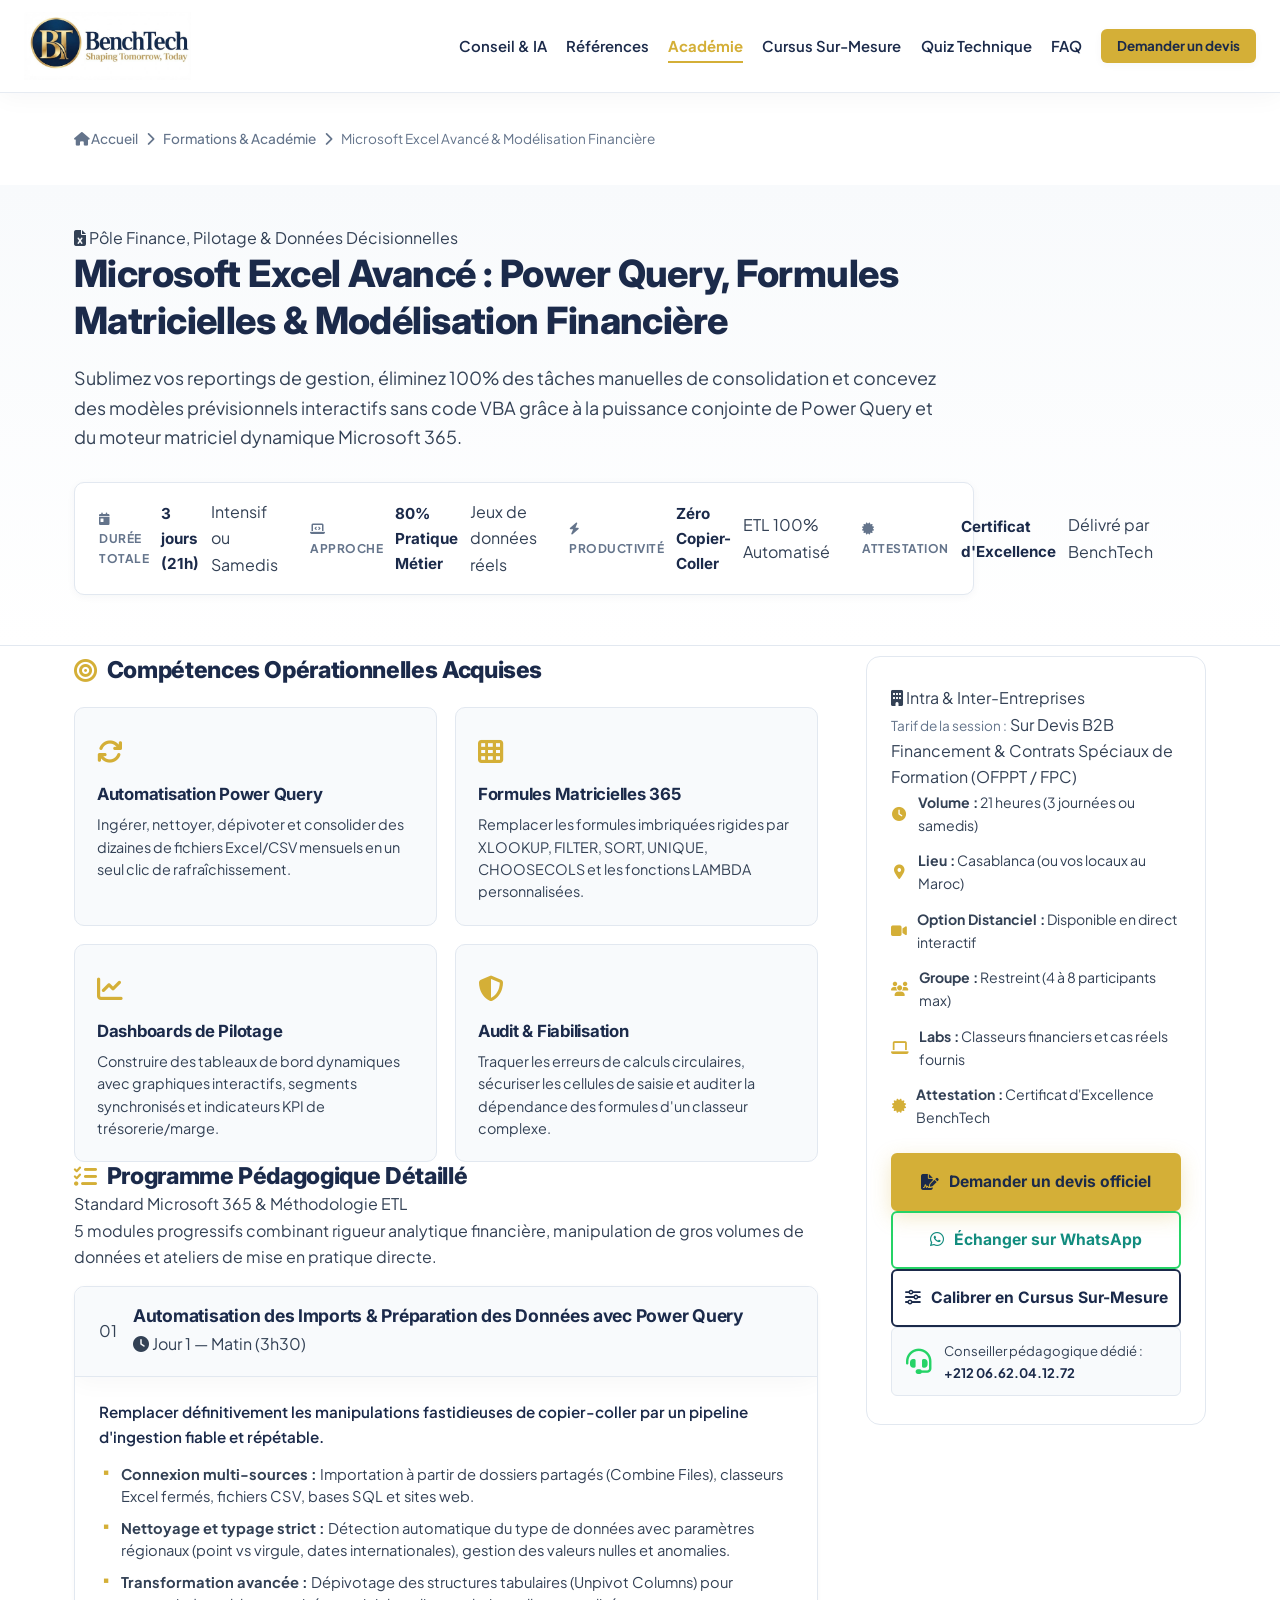
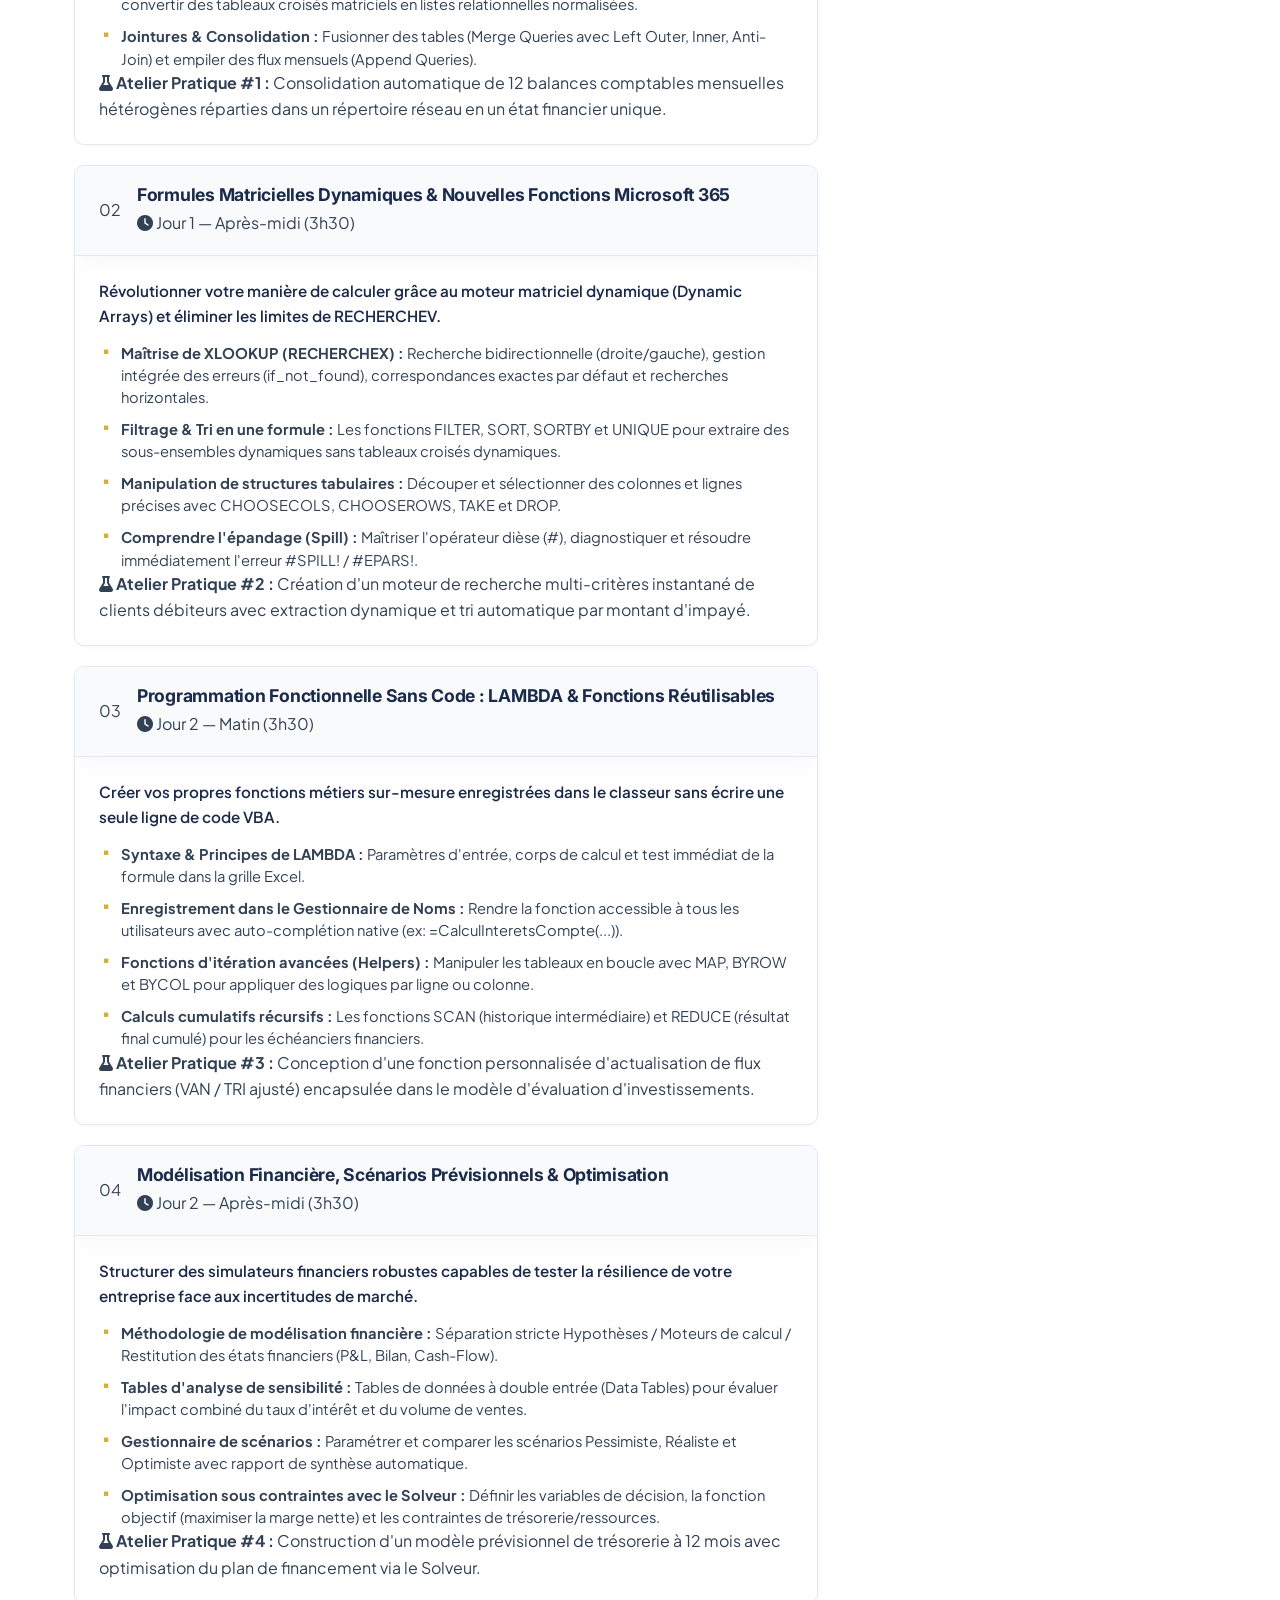
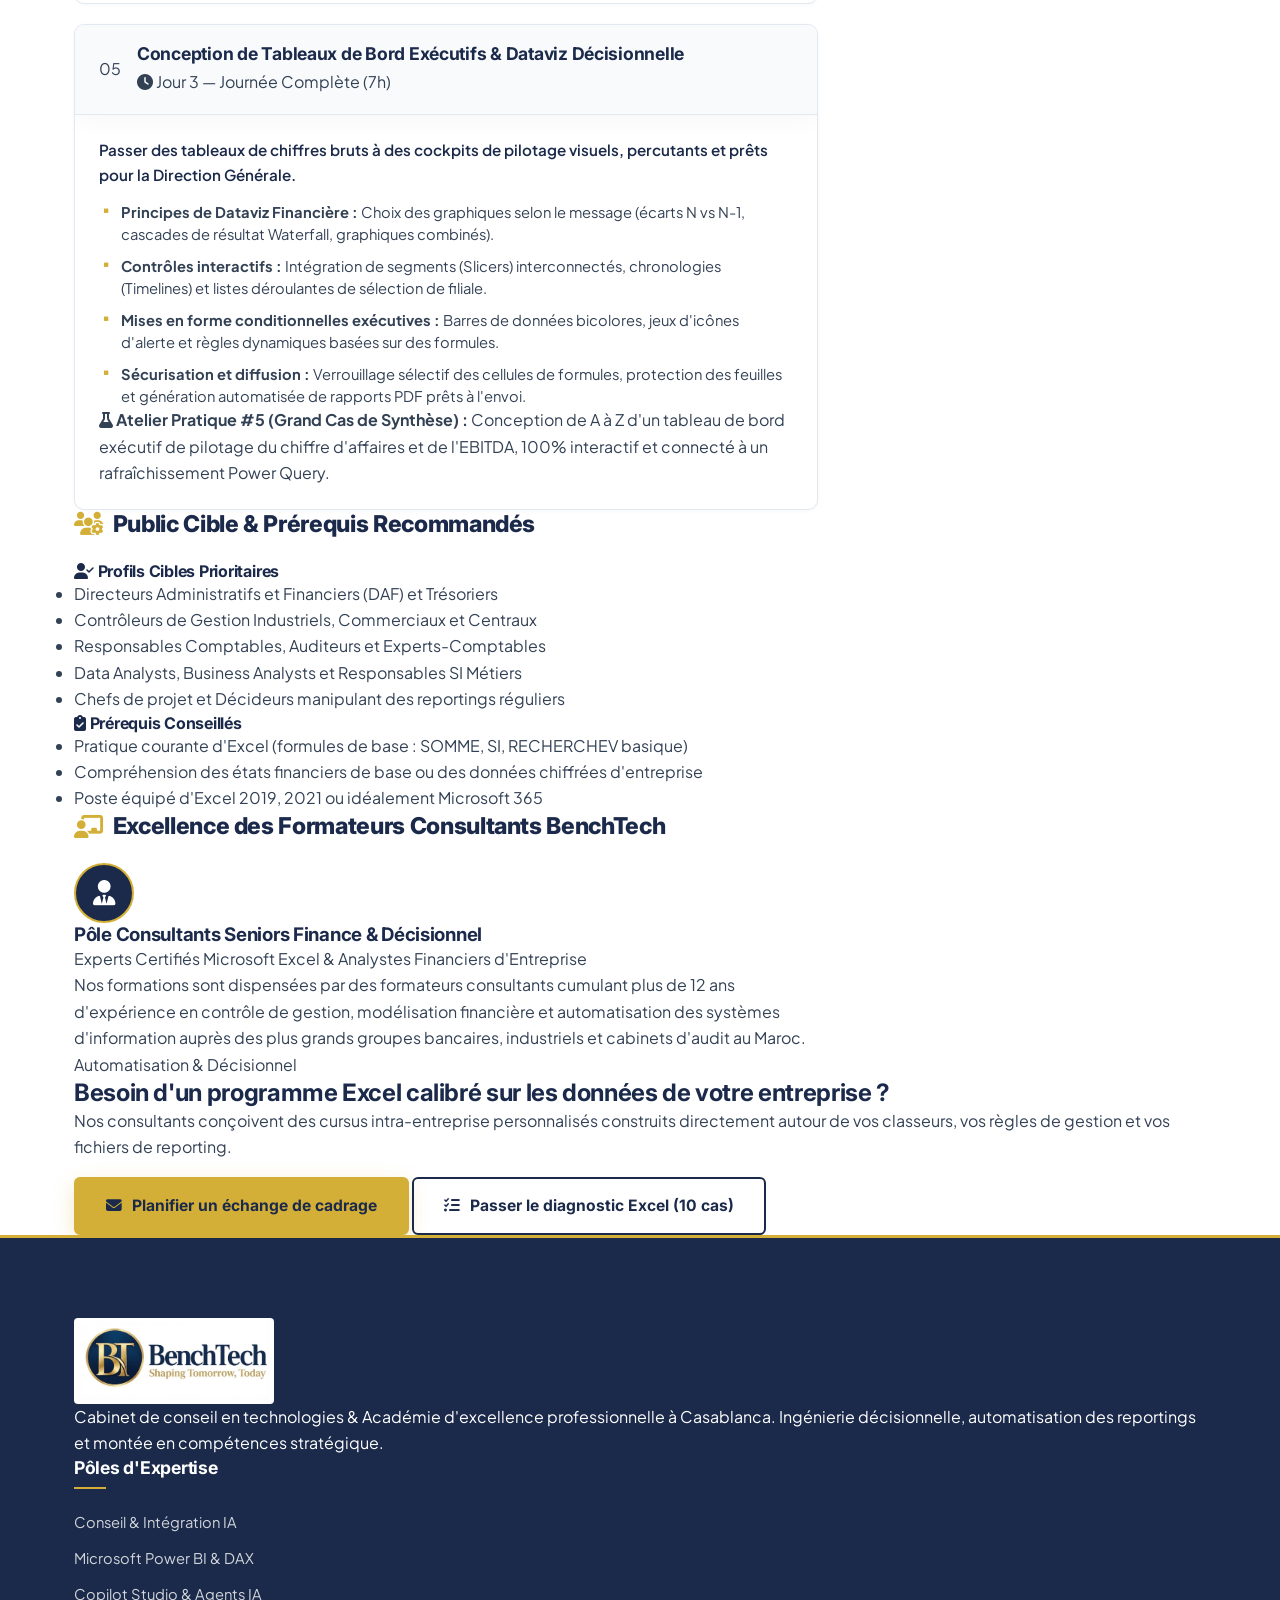
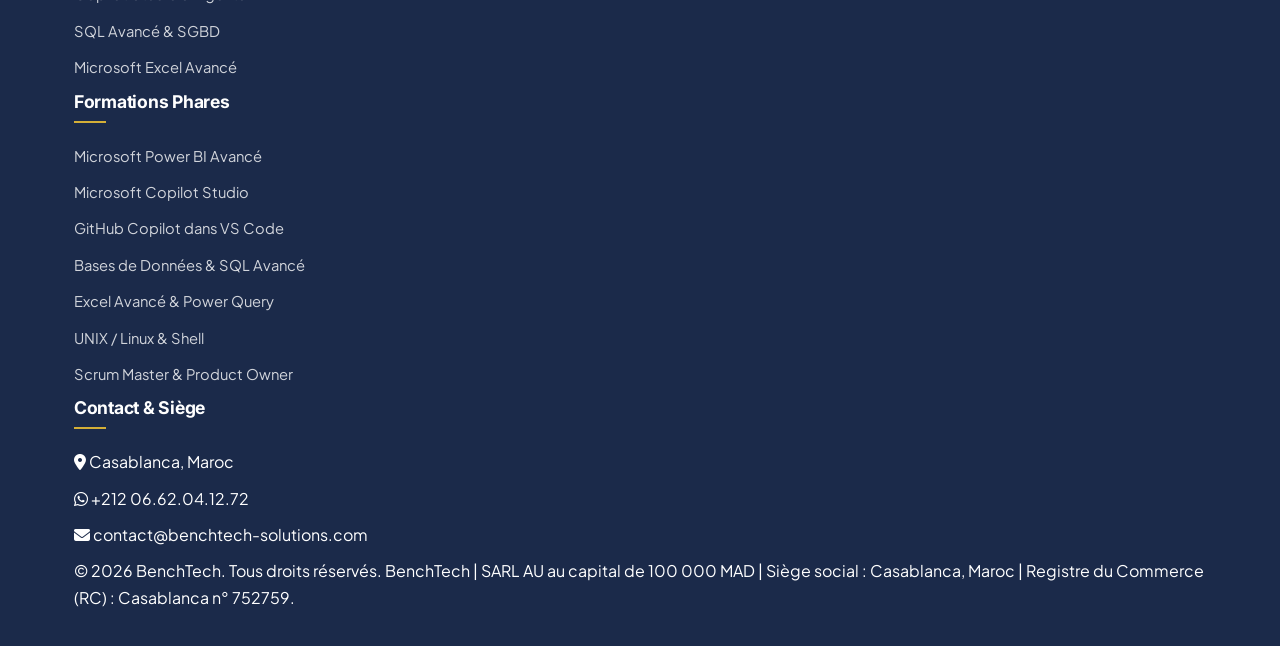
<file: siteweb/formations/excel-avance.html>
<!DOCTYPE html>
<html lang="fr">
<head>
    <meta charset="UTF-8">
    <meta name="viewport" content="width=device-width, initial-scale=1.0">
    <title>Formation Microsoft Excel Avancé, Power Query &amp; Modélisation Financière | BenchTech</title>
    <meta name="description" content="Formation certifiante Microsoft Excel Avancé à Casablanca et en ligne. Maîtrisez Power Query, les formules matricielles dynamiques (XLOOKUP, LAMBDA), et la modélisation de tableaux de bord financiers.">
    <link rel="canonical" href="https://www.benchtech-solutions.com/formations/excel-avance">

    <!-- Métadonnées Sociales (Open Graph & Twitter Cards) -->
    <meta property="og:type" content="article">
    <meta property="og:locale" content="fr_FR">
    <meta property="og:site_name" content="BenchTech">
    <meta property="og:title" content="Formation Microsoft Excel Avancé : Power Query &amp; Modélisation Financière | BenchTech">
    <meta property="og:description" content="Cursus d'excellence conçu pour DAF, contrôleurs de gestion et analystes. Automatisation ETL sans code, formules matricielles et dashboards exécutifs.">
    <meta property="og:url" content="https://www.benchtech-solutions.com/formations/excel-avance">
    <meta property="og:image" content="https://www.benchtech-solutions.com/images/logo-benchtech.png">
    
    <meta name="twitter:card" content="summary_large_image">
    <meta name="twitter:title" content="Formation Excel Avancé &amp; Modélisation Financière — BenchTech">
    <meta name="twitter:description" content="Perfectionnement professionnel Excel : Power Query, fonctions matricielles modernes, automatisation de reporting et dashboards de pilotage.">
    <meta name="twitter:image" content="https://www.benchtech-solutions.com/images/logo-benchtech.png">

    <!-- Schéma structuré Schema.org (Course) -->
    <script type="application/ld+json">
    {
      "@context": "https://schema.org",
      "@type": "Course",
      "name": "Formation Microsoft Excel Avancé : Power Query, Formules Matricielles Dynamiques & Modélisation Financière",
      "description": "Programme intensif destiné aux contrôleurs de gestion, directeurs financiers et analystes pour automatiser la consolidation de données, maîtriser les formules 365 et concevoir des tableaux de bord décisionnels.",
      "provider": {
        "@type": "Organization",
        "name": "BenchTech",
        "url": "https://www.benchtech-solutions.com/",
        "logo": "https://www.benchtech-solutions.com/images/logo-benchtech.png"
      },
      "inLanguage": "fr",
      "educationalLevel": "Intermediate to Advanced",
      "hasCourseInstance": {
        "@type": "CourseInstance",
        "courseMode": ["onsite", "online"],
        "courseWorkload": "PT21H"
      }
    }
    </script>

    <!-- Favicon officiel BenchTech -->
    <link rel="icon" type="image/png" href="../images/favicon.png">
    <link rel="apple-touch-icon" href="../images/monogram-bt.png">

    <!-- Polices Google Fonts : Inter & Plus Jakarta Sans -->
    <link rel="preconnect" href="https://fonts.googleapis.com">
    <link rel="preconnect" href="https://fonts.gstatic.com" crossorigin>
    <link href="https://fonts.googleapis.com/css2?family=Inter:wght@400;500;600;700;800&family=Plus+Jakarta+Sans:wght@400;500;600;700;800&display=swap" rel="stylesheet">

    <!-- Font Awesome -->
    <link rel="stylesheet" href="https://cdnjs.cloudflare.com/ajax/libs/font-awesome/6.5.1/css/all.min.css">

    <!-- Feuilles de style -->
    <link rel="stylesheet" href="../css/style.css?v=5.1">
</head>
<body class="page-course-detail">

    <!-- =======================================================================
         1. NAVIGATION
         ======================================================================= -->
    <header>
        <div class="container">
            <nav aria-label="Navigation principale">
                <a href="../index.html" class="logo" aria-label="BenchTech — Retour à l'accueil">
                    <img src="../images/logo-benchtech-original.jpg" alt="BenchTech — shaping tomorrow, today" class="header-logo-img" width="220" height="68">
                </a>

                <ul class="nav-links" id="main-nav-links">
                    <li><a href="../index.html#conseil">Conseil &amp; IA</a></li>
                    <li><a href="../index.html#references">Références</a></li>
                    <li><a href="../index.html#formations" class="active">Académie</a></li>
                    <li><a href="../index.html#studios-sur-mesure">Cursus Sur-Mesure</a></li>
                    <li><a href="../index.html#evaluations">Quiz Technique</a></li>
                    <li><a href="../index.html#faq">FAQ</a></li>
                    <li><a href="../index.html#contact" class="nav-cta">Demander un devis</a></li>
                </ul>

                <button class="menu-toggle" id="mobile-menu" aria-label="Ouvrir le menu de navigation" aria-expanded="false" aria-controls="main-nav-links">
                    <i class="fas fa-bars"></i>
                </button>
            </nav>
        </div>
    </header>

    <main id="main-content">
        <!-- =======================================================================
             2. FIL D'ARIANE (BREADCRUMB)
             ======================================================================= -->
        <div class="breadcrumbs-bar">
            <div class="container">
                <nav aria-label="Fil d'Ariane">
                    <ol class="breadcrumb-list">
                        <li><a href="../index.html"><i class="fas fa-house" aria-hidden="true"></i> Accueil</a></li>
                        <li><i class="fas fa-chevron-right" aria-hidden="true"></i></li>
                        <li><a href="../index.html#formations">Formations &amp; Académie</a></li>
                        <li><i class="fas fa-chevron-right" aria-hidden="true"></i></li>
                        <li aria-current="page">Microsoft Excel Avancé &amp; Modélisation Financière</li>
                    </ol>
                </nav>
            </div>
        </div>

        <!-- =======================================================================
             3. BANNIÈRE HERO DU CURSUS
             ======================================================================= -->
        <section class="course-hero">
            <div class="container">
                <div class="course-hero-content">
                    <div class="course-category-badge">
                        <i class="fas fa-file-excel" aria-hidden="true"></i> Pôle Finance, Pilotage &amp; Données Décisionnelles
                    </div>

                    <h1 class="course-main-title">
                        Microsoft Excel Avancé : Power Query, Formules Matricielles &amp; Modélisation <span class="highlight-gold">Financière</span>
                    </h1>

                    <p class="course-lead">
                        Sublimez vos reportings de gestion, éliminez 100% des tâches manuelles de consolidation et concevez des modèles prévisionnels interactifs sans code VBA grâce à la puissance conjointe de Power Query et du moteur matriciel dynamique Microsoft 365.
                    </p>

                    <div class="course-metrics-bar">
                        <div class="metric-item">
                            <span class="metric-label"><i class="fas fa-calendar-day" aria-hidden="true"></i> Durée totale</span>
                            <span class="metric-value">3 jours (21h)</span>
                            <span class="metric-sub">Intensif ou Samedis</span>
                        </div>
                        <div class="metric-divider"></div>
                        <div class="metric-item">
                            <span class="metric-label"><i class="fas fa-laptop-code" aria-hidden="true"></i> Approche</span>
                            <span class="metric-value">80% Pratique Métier</span>
                            <span class="metric-sub">Jeux de données réels</span>
                        </div>
                        <div class="metric-divider"></div>
                        <div class="metric-item">
                            <span class="metric-label"><i class="fas fa-bolt" aria-hidden="true"></i> Productivité</span>
                            <span class="metric-value">Zéro Copier-Coller</span>
                            <span class="metric-sub">ETL 100% Automatisé</span>
                        </div>
                        <div class="metric-divider"></div>
                        <div class="metric-item">
                            <span class="metric-label"><i class="fas fa-certificate" aria-hidden="true"></i> Attestation</span>
                            <span class="metric-value">Certificat d'Excellence</span>
                            <span class="metric-sub">Délivré par BenchTech</span>
                        </div>
                    </div>
                </div>
            </div>
        </section>

        <!-- =======================================================================
             4. GRILLE PRINCIPALE (SYLLABUS + SIDEBAR STICKY)
             ======================================================================= -->
        <div class="container">
            <div class="course-layout-grid">
                
                <!-- COLONNE PRINCIPALE DU PROGRAMME -->
                <div class="course-main-col">

                    <!-- Bloc Objectifs Opérationnels -->
                    <section class="course-block-card">
                        <h2 class="block-heading"><i class="fas fa-bullseye" aria-hidden="true"></i> Compétences Opérationnelles Acquises</h2>
                        <div class="outcomes-grid">
                            <div class="outcome-card">
                                <div class="outcome-icon"><i class="fas fa-arrows-rotate" aria-hidden="true"></i></div>
                                <h4>Automatisation Power Query</h4>
                                <p>Ingérer, nettoyer, dépivoter et consolider des dizaines de fichiers Excel/CSV mensuels en un seul clic de rafraîchissement.</p>
                            </div>
                            <div class="outcome-card">
                                <div class="outcome-icon"><i class="fas fa-table-cells" aria-hidden="true"></i></div>
                                <h4>Formules Matricielles 365</h4>
                                <p>Remplacer les formules imbriquées rigides par XLOOKUP, FILTER, SORT, UNIQUE, CHOOSECOLS et les fonctions LAMBDA personnalisées.</p>
                            </div>
                            <div class="outcome-card">
                                <div class="outcome-icon"><i class="fas fa-chart-line" aria-hidden="true"></i></div>
                                <h4>Dashboards de Pilotage</h4>
                                <p>Construire des tableaux de bord dynamiques avec graphiques interactifs, segments synchronisés et indicateurs KPI de trésorerie/marge.</p>
                            </div>
                            <div class="outcome-card">
                                <div class="outcome-icon"><i class="fas fa-shield-halved" aria-hidden="true"></i></div>
                                <h4>Audit &amp; Fiabilisation</h4>
                                <p>Traquer les erreurs de calculs circulaires, sécuriser les cellules de saisie et auditer la dépendance des formules d'un classeur complexe.</p>
                            </div>
                        </div>
                    </section>

                    <!-- Programme Détaillé Module par Module (Syllabus) -->
                    <section class="course-block-card">
                        <div class="syllabus-header-row">
                            <h2 class="block-heading" style="margin-bottom: 0;">
                                <i class="fas fa-list-check" aria-hidden="true"></i> Programme Pédagogique Détaillé
                            </h2>
                            <span class="syllabus-version-chip">Standard Microsoft 365 &amp; Méthodologie ETL</span>
                        </div>
                        <p class="section-subtext">
                            5 modules progressifs combinant rigueur analytique financière, manipulation de gros volumes de données et ateliers de mise en pratique directe.
                        </p>

                        <div class="syllabus-timeline">
                            <!-- Module 1 -->
                            <article class="syllabus-card">
                                <header class="syllabus-card-header">
                                    <span class="module-number">01</span>
                                    <div class="module-title-wrap">
                                        <h3>Automatisation des Imports &amp; Préparation des Données avec Power Query</h3>
                                        <span class="module-time"><i class="fas fa-clock" aria-hidden="true"></i> Jour 1 — Matin (3h30)</span>
                                    </div>
                                </header>
                                <div class="syllabus-card-body">
                                    <p class="module-intro">
                                        Remplacer définitivement les manipulations fastidieuses de copier-coller par un pipeline d'ingestion fiable et répétable.
                                    </p>
                                    <ul class="module-points">
                                        <li><strong>Connexion multi-sources :</strong> Importation à partir de dossiers partagés (Combine Files), classeurs Excel fermés, fichiers CSV, bases SQL et sites web.</li>
                                        <li><strong>Nettoyage et typage strict :</strong> Détection automatique du type de données avec paramètres régionaux (point vs virgule, dates internationales), gestion des valeurs nulles et anomalies.</li>
                                        <li><strong>Transformation avancée :</strong> Dépivotage des structures tabulaires (Unpivot Columns) pour convertir des tableaux croisés matriciels en listes relationnelles normalisées.</li>
                                        <li><strong>Jointures &amp; Consolidation :</strong> Fusionner des tables (Merge Queries avec Left Outer, Inner, Anti-Join) et empiler des flux mensuels (Append Queries).</li>
                                    </ul>
                                    <div class="module-workshop-badge">
                                        <i class="fas fa-flask" aria-hidden="true"></i> <strong>Atelier Pratique #1 :</strong> Consolidation automatique de 12 balances comptables mensuelles hétérogènes réparties dans un répertoire réseau en un état financier unique.
                                    </div>
                                </div>
                            </article>

                            <!-- Module 2 -->
                            <article class="syllabus-card">
                                <header class="syllabus-card-header">
                                    <span class="module-number">02</span>
                                    <div class="module-title-wrap">
                                        <h3>Formules Matricielles Dynamiques &amp; Nouvelles Fonctions Microsoft 365</h3>
                                        <span class="module-time"><i class="fas fa-clock" aria-hidden="true"></i> Jour 1 — Après-midi (3h30)</span>
                                    </div>
                                </header>
                                <div class="syllabus-card-body">
                                    <p class="module-intro">
                                        Révolutionner votre manière de calculer grâce au moteur matriciel dynamique (Dynamic Arrays) et éliminer les limites de RECHERCHEV.
                                    </p>
                                    <ul class="module-points">
                                        <li><strong>Maîtrise de XLOOKUP (RECHERCHEX) :</strong> Recherche bidirectionnelle (droite/gauche), gestion intégrée des erreurs (if_not_found), correspondances exactes par défaut et recherches horizontales.</li>
                                        <li><strong>Filtrage &amp; Tri en une formule :</strong> Les fonctions FILTER, SORT, SORTBY et UNIQUE pour extraire des sous-ensembles dynamiques sans tableaux croisés dynamiques.</li>
                                        <li><strong>Manipulation de structures tabulaires :</strong> Découper et sélectionner des colonnes et lignes précises avec CHOOSECOLS, CHOOSEROWS, TAKE et DROP.</li>
                                        <li><strong>Comprendre l'épandage (Spill) :</strong> Maîtriser l'opérateur dièse (#), diagnostiquer et résoudre immédiatement l'erreur #SPILL! / #EPARS!.</li>
                                    </ul>
                                    <div class="module-workshop-badge">
                                        <i class="fas fa-flask" aria-hidden="true"></i> <strong>Atelier Pratique #2 :</strong> Création d'un moteur de recherche multi-critères instantané de clients débiteurs avec extraction dynamique et tri automatique par montant d'impayé.
                                    </div>
                                </div>
                            </article>

                            <!-- Module 3 -->
                            <article class="syllabus-card">
                                <header class="syllabus-card-header">
                                    <span class="module-number">03</span>
                                    <div class="module-title-wrap">
                                        <h3>Programmation Fonctionnelle Sans Code : LAMBDA &amp; Fonctions Réutilisables</h3>
                                        <span class="module-time"><i class="fas fa-clock" aria-hidden="true"></i> Jour 2 — Matin (3h30)</span>
                                    </div>
                                </header>
                                <div class="syllabus-card-body">
                                    <p class="module-intro">
                                        Créer vos propres fonctions métiers sur-mesure enregistrées dans le classeur sans écrire une seule ligne de code VBA.
                                    </p>
                                    <ul class="module-points">
                                        <li><strong>Syntaxe &amp; Principes de LAMBDA :</strong> Paramètres d'entrée, corps de calcul et test immédiat de la formule dans la grille Excel.</li>
                                        <li><strong>Enregistrement dans le Gestionnaire de Noms :</strong> Rendre la fonction accessible à tous les utilisateurs avec auto-complétion native (ex: =CalculInteretsCompte(...)).</li>
                                        <li><strong>Fonctions d'itération avancées (Helpers) :</strong> Manipuler les tableaux en boucle avec MAP, BYROW et BYCOL pour appliquer des logiques par ligne ou colonne.</li>
                                        <li><strong>Calculs cumulatifs récursifs :</strong> Les fonctions SCAN (historique intermédiaire) et REDUCE (résultat final cumulé) pour les échéanciers financiers.</li>
                                    </ul>
                                    <div class="module-workshop-badge">
                                        <i class="fas fa-flask" aria-hidden="true"></i> <strong>Atelier Pratique #3 :</strong> Conception d'une fonction personnalisée d'actualisation de flux financiers (VAN / TRI ajusté) encapsulée dans le modèle d'évaluation d'investissements.
                                    </div>
                                </div>
                            </article>

                            <!-- Module 4 -->
                            <article class="syllabus-card">
                                <header class="syllabus-card-header">
                                    <span class="module-number">04</span>
                                    <div class="module-title-wrap">
                                        <h3>Modélisation Financière, Scénarios Prévisionnels &amp; Optimisation</h3>
                                        <span class="module-time"><i class="fas fa-clock" aria-hidden="true"></i> Jour 2 — Après-midi (3h30)</span>
                                    </div>
                                </header>
                                <div class="syllabus-card-body">
                                    <p class="module-intro">
                                        Structurer des simulateurs financiers robustes capables de tester la résilience de votre entreprise face aux incertitudes de marché.
                                    </p>
                                    <ul class="module-points">
                                        <li><strong>Méthodologie de modélisation financière :</strong> Séparation stricte Hypothèses / Moteurs de calcul / Restitution des états financiers (P&amp;L, Bilan, Cash-Flow).</li>
                                        <li><strong>Tables d'analyse de sensibilité :</strong> Tables de données à double entrée (Data Tables) pour évaluer l'impact combiné du taux d'intérêt et du volume de ventes.</li>
                                        <li><strong>Gestionnaire de scénarios :</strong> Paramétrer et comparer les scénarios Pessimiste, Réaliste et Optimiste avec rapport de synthèse automatique.</li>
                                        <li><strong>Optimisation sous contraintes avec le Solveur :</strong> Définir les variables de décision, la fonction objectif (maximiser la marge nette) et les contraintes de trésorerie/ressources.</li>
                                    </ul>
                                    <div class="module-workshop-badge">
                                        <i class="fas fa-flask" aria-hidden="true"></i> <strong>Atelier Pratique #4 :</strong> Construction d'un modèle prévisionnel de trésorerie à 12 mois avec optimisation du plan de financement via le Solveur.
                                    </div>
                                </div>
                            </article>

                            <!-- Module 5 -->
                            <article class="syllabus-card">
                                <header class="syllabus-card-header">
                                    <span class="module-number">05</span>
                                    <div class="module-title-wrap">
                                        <h3>Conception de Tableaux de Bord Exécutifs &amp; Dataviz Décisionnelle</h3>
                                        <span class="module-time"><i class="fas fa-clock" aria-hidden="true"></i> Jour 3 — Journée Complète (7h)</span>
                                    </div>
                                </header>
                                <div class="syllabus-card-body">
                                    <p class="module-intro">
                                        Passer des tableaux de chiffres bruts à des cockpits de pilotage visuels, percutants et prêts pour la Direction Générale.
                                    </p>
                                    <ul class="module-points">
                                        <li><strong>Principes de Dataviz Financière :</strong> Choix des graphiques selon le message (écarts N vs N-1, cascades de résultat Waterfall, graphiques combinés).</li>
                                        <li><strong>Contrôles interactifs :</strong> Intégration de segments (Slicers) interconnectés, chronologies (Timelines) et listes déroulantes de sélection de filiale.</li>
                                        <li><strong>Mises en forme conditionnelles exécutives :</strong> Barres de données bicolores, jeux d'icônes d'alerte et règles dynamiques basées sur des formules.</li>
                                        <li><strong>Sécurisation et diffusion :</strong> Verrouillage sélectif des cellules de formules, protection des feuilles et génération automatisée de rapports PDF prêts à l'envoi.</li>
                                    </ul>
                                    <div class="module-workshop-badge">
                                        <i class="fas fa-flask" aria-hidden="true"></i> <strong>Atelier Pratique #5 (Grand Cas de Synthèse) :</strong> Conception de A à Z d'un tableau de bord exécutif de pilotage du chiffre d'affaires et de l'EBITDA, 100% interactif et connecté à un rafraîchissement Power Query.
                                    </div>
                                </div>
                            </article>
                        </div>
                    </section>

                    <!-- Profil des participants & Prérequis -->
                    <section class="course-block-card">
                        <h2 class="block-heading"><i class="fas fa-users-gear" aria-hidden="true"></i> Public Cible &amp; Prérequis Recommandés</h2>
                        <div class="prereq-grid">
                            <div class="prereq-card">
                                <h4><i class="fas fa-user-check"></i> Profils Cibles Prioritaires</h4>
                                <ul>
                                    <li>Directeurs Administratifs et Financiers (DAF) et Trésoriers</li>
                                    <li>Contrôleurs de Gestion Industriels, Commerciaux et Centraux</li>
                                    <li>Responsables Comptables, Auditeurs et Experts-Comptables</li>
                                    <li>Data Analysts, Business Analysts et Responsables SI Métiers</li>
                                    <li>Chefs de projet et Décideurs manipulant des reportings réguliers</li>
                                </ul>
                            </div>
                            <div class="prereq-card">
                                <h4><i class="fas fa-clipboard-check"></i> Prérequis Conseillés</h4>
                                <ul>
                                    <li>Pratique courante d'Excel (formules de base : SOMME, SI, RECHERCHEV basique)</li>
                                    <li>Compréhension des états financiers de base ou des données chiffrées d'entreprise</li>
                                    <li>Poste équipé d'Excel 2019, 2021 ou idéalement Microsoft 365</li>
                                </ul>
                            </div>
                        </div>
                    </section>

                    <!-- Formateur Consultant Référent -->
                    <section class="course-block-card">
                        <h2 class="block-heading"><i class="fas fa-chalkboard-user" aria-hidden="true"></i> Excellence des Formateurs Consultants BenchTech</h2>
                        <div class="instructor-profile">
                            <div class="instructor-avatar">
                                <i class="fas fa-user-tie" aria-hidden="true"></i>
                            </div>
                            <div class="instructor-bio">
                                <h3>Pôle Consultants Seniors Finance &amp; Décisionnel</h3>
                                <span class="instructor-title">Experts Certifiés Microsoft Excel &amp; Analystes Financiers d'Entreprise</span>
                                <p>
                                    Nos formations sont dispensées par des formateurs consultants cumulant plus de 12 ans d'expérience en contrôle de gestion, modélisation financière et automatisation des systèmes d'information auprès des plus grands groupes bancaires, industriels et cabinets d'audit au Maroc.
                                </p>
                            </div>
                        </div>
                    </section>

                </div>

                <!-- COLONNE LATÉRALE : STICKY SIDEBAR DE RÉSERVATION -->
                <aside class="course-sidebar-col">
                    <div class="sticky-sidebar-card">
                        <div class="sidebar-header">
                            <span class="sidebar-format-badge"><i class="fas fa-building" aria-hidden="true"></i> Intra &amp; Inter-Entreprises</span>
                            <div class="sidebar-price-row">
                                <span class="sidebar-price-label">Tarif de la session :</span>
                                <span class="sidebar-price-val">Sur Devis B2B</span>
                            </div>
                            <span class="sidebar-price-sub">Financement &amp; Contrats Spéciaux de Formation (OFPPT / FPC)</span>
                        </div>

                        <div class="sidebar-body">
                            <ul class="sidebar-features-list">
                                <li><i class="fas fa-clock" aria-hidden="true"></i> <span><strong>Volume :</strong> 21 heures (3 journées ou samedis)</span></li>
                                <li><i class="fas fa-location-dot" aria-hidden="true"></i> <span><strong>Lieu :</strong> Casablanca (ou vos locaux au Maroc)</span></li>
                                <li><i class="fas fa-video" aria-hidden="true"></i> <span><strong>Option Distanciel :</strong> Disponible en direct interactif</span></li>
                                <li><i class="fas fa-users" aria-hidden="true"></i> <span><strong>Groupe :</strong> Restreint (4 à 8 participants max)</span></li>
                                <li><i class="fas fa-laptop" aria-hidden="true"></i> <span><strong>Labs :</strong> Classeurs financiers et cas réels fournis</span></li>
                                <li><i class="fas fa-certificate" aria-hidden="true"></i> <span><strong>Attestation :</strong> Certificat d'Excellence BenchTech</span></li>
                            </ul>

                            <div class="sidebar-cta-group">
                                <a href="../index.html#contact" class="btn btn-primary" style="width: 100%;">
                                    <i class="fas fa-file-signature" aria-hidden="true"></i> Demander un devis officiel
                                </a>

                                <a href="https://wa.me/212662041272?text=Bonjour%20BenchTech%2C%20je%20souhaite%20des%20informations%20sur%20la%20formation%20Excel%20Avanc%C3%A9%20et%20Power%20Query." class="btn btn-outline" style="width: 100%; border-color: #25D366; color: #128C7E; font-weight: 700;" target="_blank" rel="noopener noreferrer">
                                    <i class="fab fa-whatsapp" aria-hidden="true"></i> Échanger sur WhatsApp
                                </a>

                                <a href="../index.html#excel-studio" class="btn btn-outline" style="width: 100%;">
                                    <i class="fas fa-sliders" aria-hidden="true"></i> Calibrer en Cursus Sur-Mesure
                                </a>
                            </div>

                            <div class="sidebar-phone-support">
                                <i class="fas fa-headset" aria-hidden="true"></i>
                                <div>
                                    <span class="support-label">Conseiller pédagogique dédié :</span>
                                    <a href="tel:+212662041272" class="support-num">+212 06.62.04.12.72</a>
                                </div>
                            </div>
                        </div>
                    </div>
                </aside>

            </div>
        </div>

        <!-- =======================================================================
             5. SECTION CALL-TO-ACTION INFÉRIEURE
             ======================================================================= -->
        <section class="course-cta-section">
            <div class="container">
                <div class="cta-inner-card">
                    <span class="cta-tag">Automatisation &amp; Décisionnel</span>
                    <h2>Besoin d'un programme Excel calibré sur les données de votre entreprise ?</h2>
                    <p>
                        Nos consultants conçoivent des cursus intra-entreprise personnalisés construits directement autour de vos classeurs, vos règles de gestion et vos fichiers de reporting.
                    </p>
                    <div class="cta-buttons-row">
                        <a href="../index.html#contact" class="btn btn-primary">
                            <i class="fas fa-envelope" aria-hidden="true"></i> Planifier un échange de cadrage
                        </a>
                        <a href="../index.html?quiz=excel#evaluations" class="btn btn-secondary">
                            <i class="fas fa-list-check" aria-hidden="true"></i> Passer le diagnostic Excel (10 cas)
                        </a>
                    </div>
                </div>
            </div>
        </section>
    </main>

    <!-- =======================================================================
         6. FOOTER INSTITUTIONNEL BenchTech
         ======================================================================= -->
    <footer>
        <div class="container">
            <div class="footer-grid">
                <div class="footer-column">
                    <img src="../images/logo-benchtech-original.jpg" alt="BenchTech" class="footer-logo-img" width="200" height="62" style="background: #fff; padding: 4px; border-radius: 4px;">
                    <p class="footer-mission">
                        Cabinet de conseil en technologies &amp; Académie d'excellence professionnelle à Casablanca. Ingénierie décisionnelle, automatisation des reportings et montée en compétences stratégique.
                    </p>
                </div>

                <div class="footer-column">
                    <h4>Pôles d'Expertise</h4>
                    <ul>
                        <li><a href="../index.html#conseil">Conseil &amp; Intégration IA</a></li>
                        <li><a href="power-bi.html">Microsoft Power BI &amp; DAX</a></li>
                        <li><a href="copilot-studio.html">Copilot Studio &amp; Agents IA</a></li>
                        <li><a href="sql-sgbd.html">SQL Avancé &amp; SGBD</a></li>
                        <li><a href="excel-avance.html">Microsoft Excel Avancé</a></li>
                    </ul>
                </div>

                <div class="footer-column">
                    <h4>Formations Phares</h4>
                    <ul>
                        <li><a href="power-bi.html">Microsoft Power BI Avancé</a></li>
                        <li><a href="copilot-studio.html">Microsoft Copilot Studio</a></li>
                        <li><a href="github-copilot.html">GitHub Copilot dans VS Code</a></li>
                        <li><a href="sql-sgbd.html">Bases de Données &amp; SQL Avancé</a></li>
                        <li><a href="excel-avance.html">Excel Avancé &amp; Power Query</a></li>
                        <li><a href="unix-linux.html">UNIX / Linux &amp; Shell</a></li>
                        <li><a href="scrum-agile.html">Scrum Master &amp; Product Owner</a></li>
                    </ul>
                </div>

                <div class="footer-column">
                    <h4>Contact &amp; Siège</h4>
                    <ul class="contact-info">
                        <li><i class="fas fa-location-dot" aria-hidden="true"></i> <span>Casablanca, Maroc</span></li>
                        <li><i class="fab fa-whatsapp" aria-hidden="true"></i> <span>+212 06.62.04.12.72</span></li>
                        <li><i class="fas fa-envelope" aria-hidden="true"></i> <span>contact@benchtech-solutions.com</span></li>
                    </ul>
                </div>
            </div>

            <div class="footer-bottom">
                <p>
                    &copy; 2026 BenchTech. Tous droits réservés.
                    <span class="footer-legal-tag">
                        BenchTech | SARL AU au capital de 100 000 MAD | Siège social : Casablanca, Maroc | Registre du Commerce (RC) : Casablanca n° 752759.
                    </span>
                </p>
            </div>
        </div>
    </footer>

    <!-- Script Menu Mobile -->
    <script>
        (function() {
            try {
                localStorage.removeItem('benchtech_display_mode');
                document.documentElement.removeAttribute('data-theme');
            } catch(e) {}

            const menuToggle = document.getElementById('mobile-menu');
            const navLinks = document.getElementById('main-nav-links');
            if (menuToggle && navLinks) {
                menuToggle.addEventListener('click', () => {
                    const isActive = navLinks.classList.toggle('active');
                    menuToggle.setAttribute('aria-expanded', String(isActive));
                });
            }
        })();
    </script>
</body>
</html>
</file>
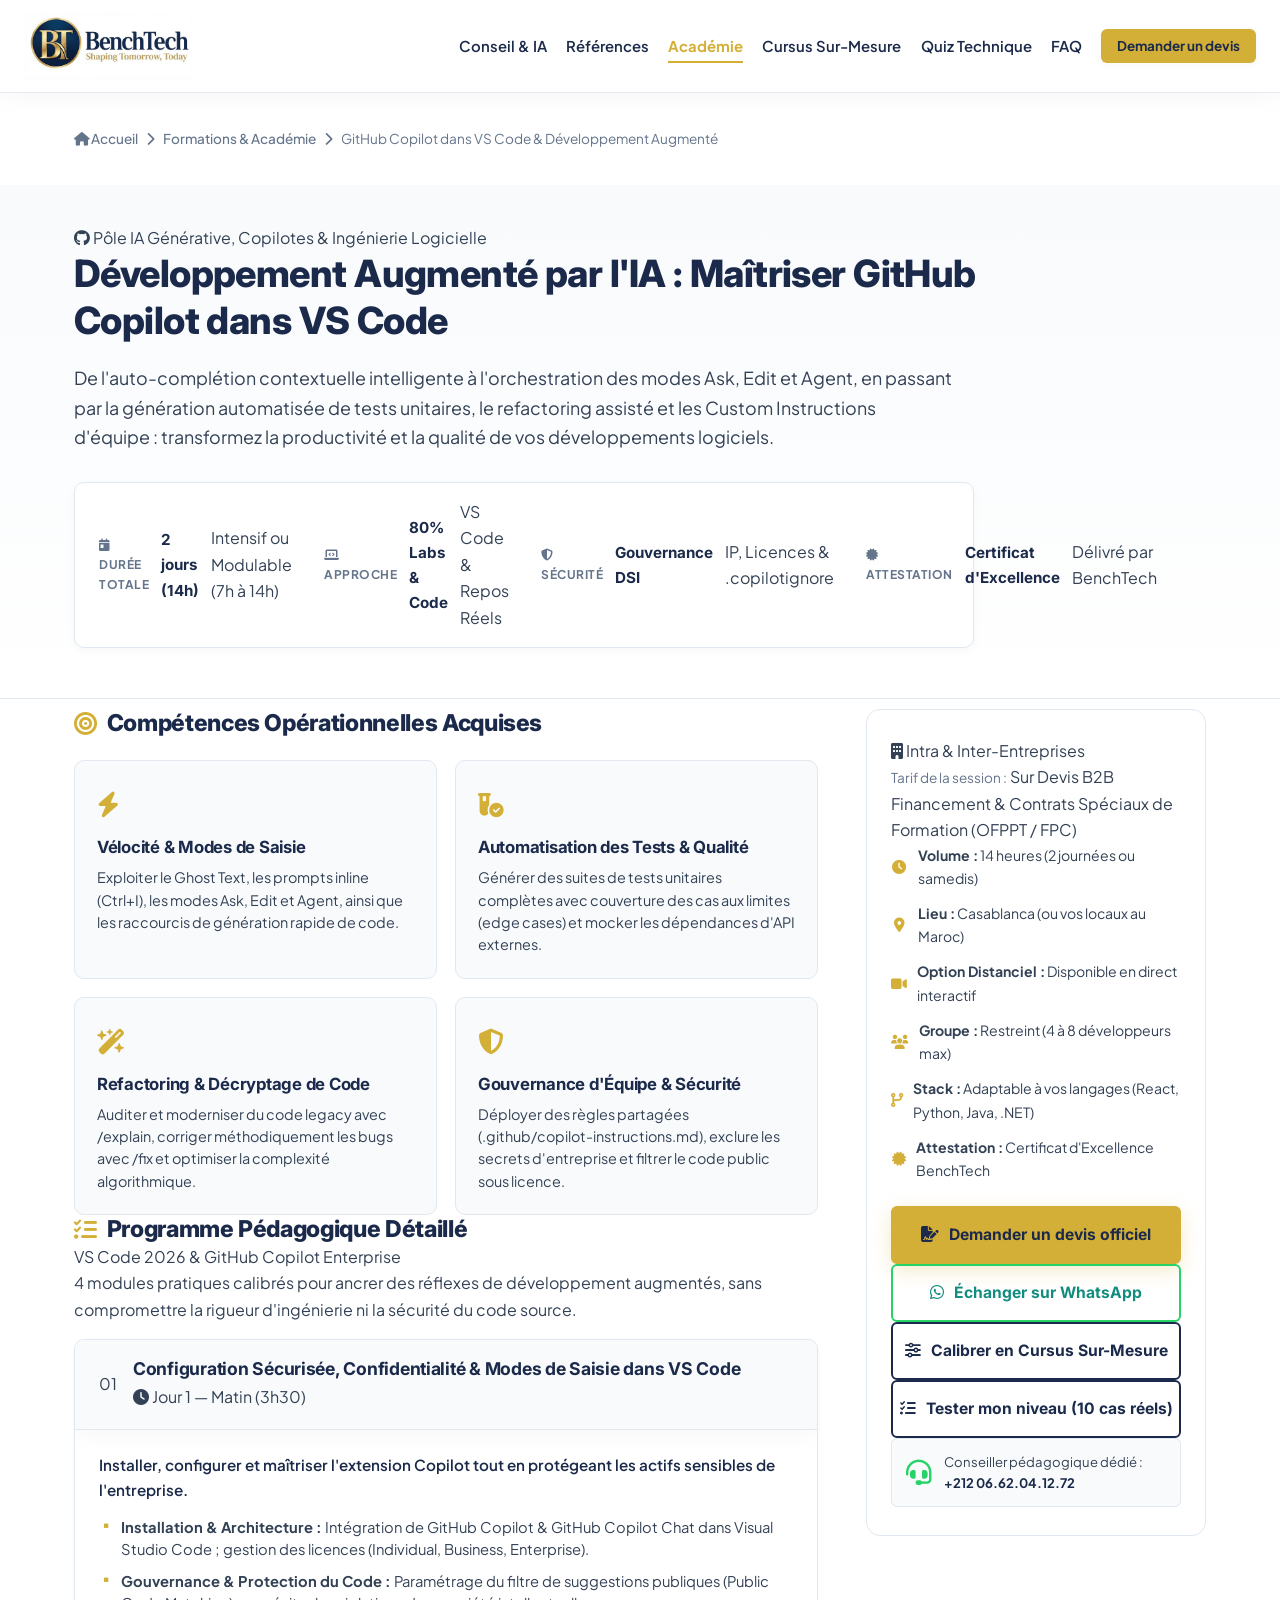
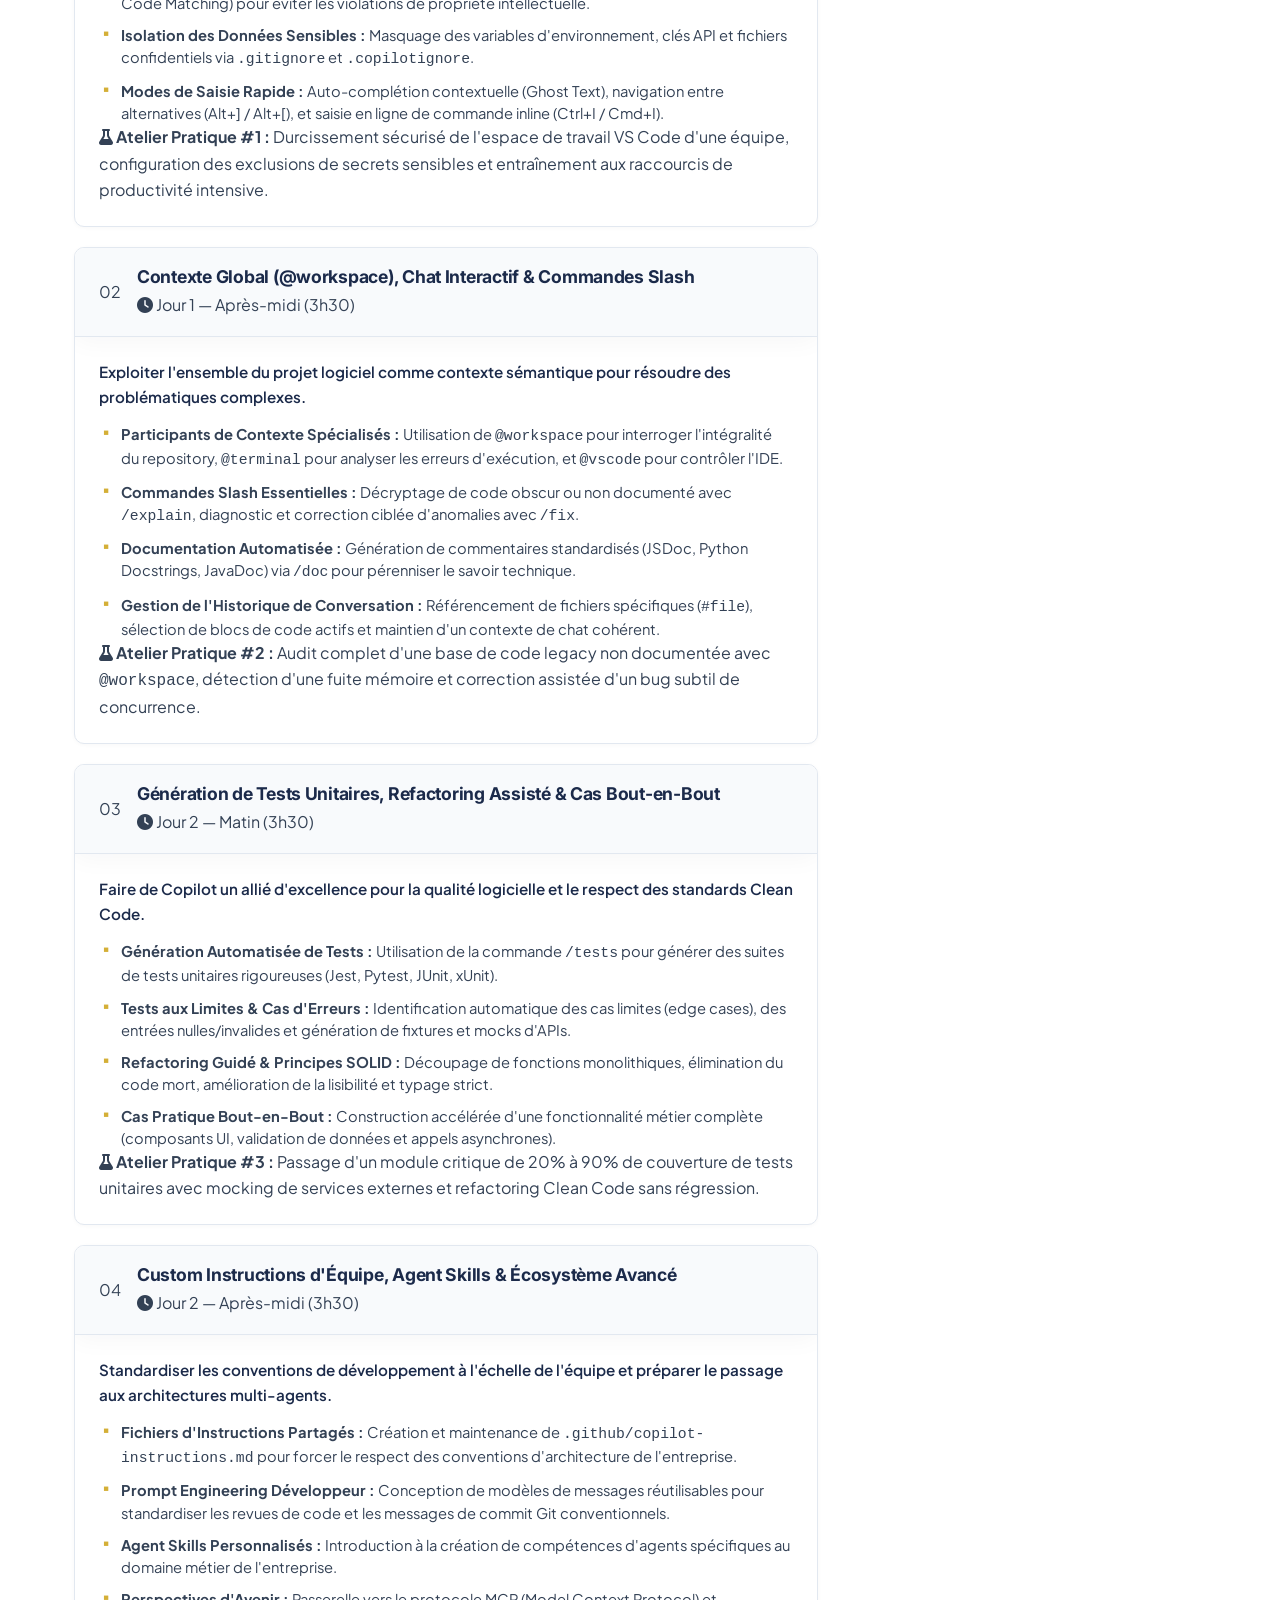
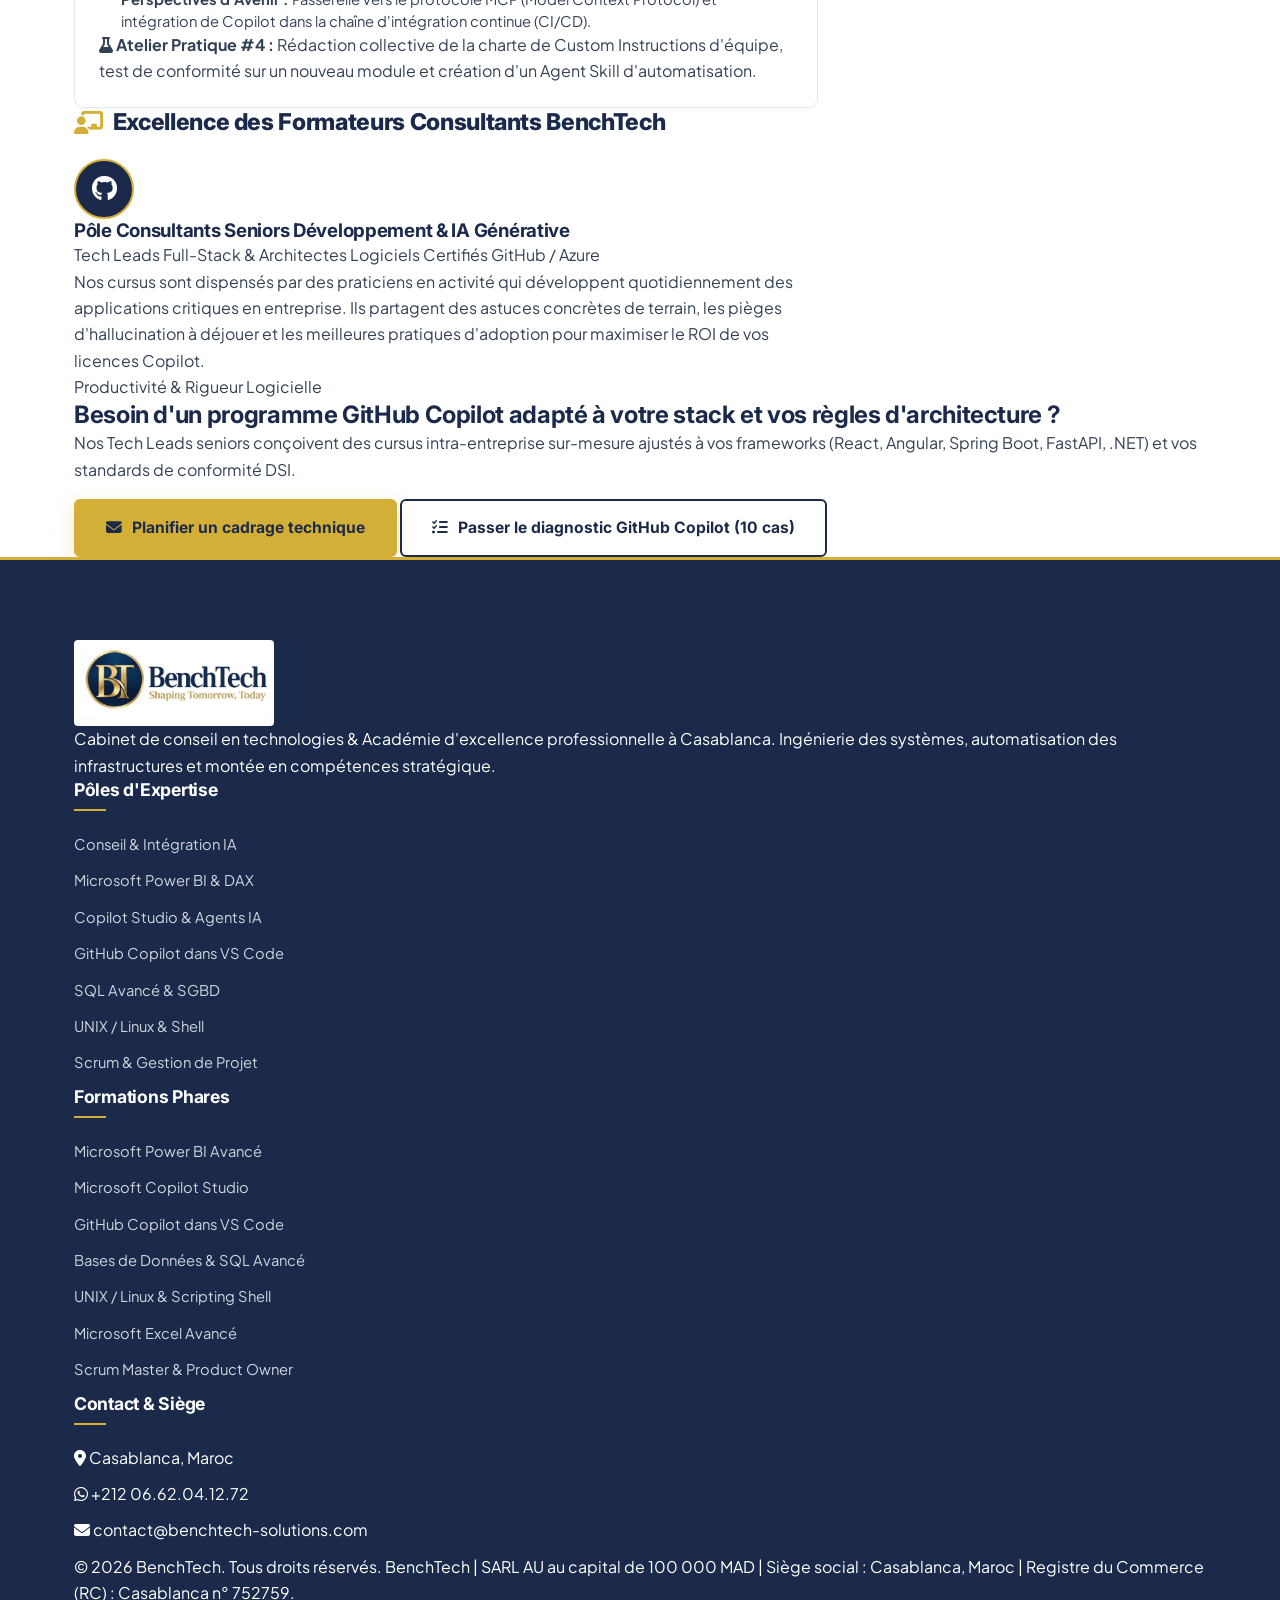
<file: siteweb/formations/github-copilot.html>
<!DOCTYPE html>
<html lang="fr">
<head>
    <meta charset="UTF-8">
    <meta name="viewport" content="width=device-width, initial-scale=1.0">
    <title>Formation GitHub Copilot dans VS Code : Développement Augmenté par l'IA | BenchTech</title>
    <meta name="description" content="Formation certifiante GitHub Copilot dans VS Code à Casablanca et en ligne. Maîtrisez le développement assisté par l'IA : modes Ask, Edit &amp; Agent, tests unitaires automatisés, refactoring complexe, Custom Instructions et sécurité du code.">
    <link rel="canonical" href="https://www.benchtech-solutions.com/formations/github-copilot">

    <!-- Métadonnées Sociales (Open Graph & Twitter Cards) -->
    <meta property="og:type" content="article">
    <meta property="og:locale" content="fr_FR">
    <meta property="og:site_name" content="BenchTech">
    <meta property="og:title" content="Formation GitHub Copilot dans VS Code : Développement Augmenté par l'IA | BenchTech">
    <meta property="og:description" content="Cursus d'excellence animé par des Tech Leads seniors. Modes Ask, Edit &amp; Agent, tests automatisés, refactoring, règles d'équipe et gouvernance DSI sécurisée.">
    <meta property="og:url" content="https://www.benchtech-solutions.com/formations/github-copilot">
    <meta property="og:image" content="https://www.benchtech-solutions.com/images/logo-benchtech.png">
    
    <meta name="twitter:card" content="summary_large_image">
    <meta name="twitter:title" content="Formation GitHub Copilot dans VS Code — BenchTech">
    <meta name="twitter:description" content="Perfectionnement professionnel développeur : décuplez votre vélocité avec GitHub Copilot, sécurisez vos repos et automatisez tests et documentation.">
    <meta name="twitter:image" content="https://www.benchtech-solutions.com/images/logo-benchtech.png">

    <!-- Schéma structuré Schema.org (Course) -->
    <script type="application/ld+json">
    {
      "@context": "https://schema.org",
      "@type": "Course",
      "name": "Formation GitHub Copilot dans VS Code : Développement Augmenté par l'IA & Productivité Dev",
      "description": "Programme intensif destiné aux développeurs, Tech Leads et architectes logiciels pour intégrer l'assistance IA dans le quotidien de développement sous VS Code, sécuriser le code et accélérer les cycles de livraison.",
      "provider": {
        "@type": "Organization",
        "name": "BenchTech",
        "url": "https://www.benchtech-solutions.com/",
        "logo": "https://www.benchtech-solutions.com/images/logo-benchtech.png"
      },
      "inLanguage": "fr",
      "educationalLevel": "Intermediate to Advanced",
      "hasCourseInstance": {
        "@type": "CourseInstance",
        "courseMode": ["onsite", "online"],
        "courseWorkload": "PT14H"
      }
    }
    </script>

    <!-- Favicon officiel BenchTech -->
    <link rel="icon" type="image/png" href="../images/favicon.png">
    <link rel="apple-touch-icon" href="../images/monogram-bt.png">

    <!-- Polices Google Fonts : Inter & Plus Jakarta Sans -->
    <link rel="preconnect" href="https://fonts.googleapis.com">
    <link rel="preconnect" href="https://fonts.gstatic.com" crossorigin>
    <link href="https://fonts.googleapis.com/css2?family=Inter:wght@400;500;600;700;800&family=Plus+Jakarta+Sans:wght@400;500;600;700;800&display=swap" rel="stylesheet">

    <!-- Font Awesome -->
    <link rel="stylesheet" href="https://cdnjs.cloudflare.com/ajax/libs/font-awesome/6.5.1/css/all.min.css">

    <!-- Feuilles de style -->
    <link rel="stylesheet" href="../css/style.css?v=5.2">
</head>
<body class="page-course-detail">

    <!-- =======================================================================
         1. NAVIGATION
         ======================================================================= -->
    <header>
        <div class="container">
            <nav aria-label="Navigation principale">
                <a href="../index.html" class="logo" aria-label="BenchTech — Retour à l'accueil">
                    <img src="../images/logo-benchtech-original.jpg" alt="BenchTech — shaping tomorrow, today" class="header-logo-img" width="220" height="68">
                </a>

                <ul class="nav-links" id="main-nav-links">
                    <li><a href="../index.html#conseil">Conseil &amp; IA</a></li>
                    <li><a href="../index.html#references">Références</a></li>
                    <li><a href="../index.html#formations" class="active">Académie</a></li>
                    <li><a href="../index.html#studios-sur-mesure">Cursus Sur-Mesure</a></li>
                    <li><a href="../index.html#evaluations">Quiz Technique</a></li>
                    <li><a href="../index.html#faq">FAQ</a></li>
                    <li><a href="../index.html#contact" class="nav-cta">Demander un devis</a></li>
                </ul>

                <button class="menu-toggle" id="mobile-menu" aria-label="Ouvrir le menu de navigation" aria-expanded="false" aria-controls="main-nav-links">
                    <i class="fas fa-bars"></i>
                </button>
            </nav>
        </div>
    </header>

    <main id="main-content">
        <!-- =======================================================================
             2. FIL D'ARIANE (BREADCRUMB)
             ======================================================================= -->
        <div class="breadcrumbs-bar">
            <div class="container">
                <nav aria-label="Fil d'Ariane">
                    <ol class="breadcrumb-list">
                        <li><a href="../index.html"><i class="fas fa-house" aria-hidden="true"></i> Accueil</a></li>
                        <li><i class="fas fa-chevron-right" aria-hidden="true"></i></li>
                        <li><a href="../index.html#formations">Formations &amp; Académie</a></li>
                        <li><i class="fas fa-chevron-right" aria-hidden="true"></i></li>
                        <li aria-current="page">GitHub Copilot dans VS Code &amp; Développement Augmenté</li>
                    </ol>
                </nav>
            </div>
        </div>

        <!-- =======================================================================
             3. BANNIÈRE HERO DU CURSUS
             ======================================================================= -->
        <section class="course-hero">
            <div class="container">
                <div class="course-hero-content">
                    <div class="course-category-badge">
                        <i class="fab fa-github" aria-hidden="true"></i> Pôle IA Générative, Copilotes &amp; Ingénierie Logicielle
                    </div>

                    <h1 class="course-main-title">
                        Développement Augmenté par l'IA : Maîtriser <span class="highlight-gold">GitHub Copilot dans VS Code</span>
                    </h1>

                    <p class="course-lead">
                        De l'auto-complétion contextuelle intelligente à l'orchestration des modes Ask, Edit et Agent, en passant par la génération automatisée de tests unitaires, le refactoring assisté et les Custom Instructions d'équipe : transformez la productivité et la qualité de vos développements logiciels.
                    </p>

                    <div class="course-metrics-bar">
                        <div class="metric-item">
                            <span class="metric-label"><i class="fas fa-calendar-day" aria-hidden="true"></i> Durée totale</span>
                            <span class="metric-value">2 jours (14h)</span>
                            <span class="metric-sub">Intensif ou Modulable (7h à 14h)</span>
                        </div>
                        <div class="metric-divider"></div>
                        <div class="metric-item">
                            <span class="metric-label"><i class="fas fa-laptop-code" aria-hidden="true"></i> Approche</span>
                            <span class="metric-value">80% Labs &amp; Code</span>
                            <span class="metric-sub">VS Code &amp; Repos Réels</span>
                        </div>
                        <div class="metric-divider"></div>
                        <div class="metric-item">
                            <span class="metric-label"><i class="fas fa-shield-halved" aria-hidden="true"></i> Sécurité</span>
                            <span class="metric-value">Gouvernance DSI</span>
                            <span class="metric-sub">IP, Licences &amp; .copilotignore</span>
                        </div>
                        <div class="metric-divider"></div>
                        <div class="metric-item">
                            <span class="metric-label"><i class="fas fa-certificate" aria-hidden="true"></i> Attestation</span>
                            <span class="metric-value">Certificat d'Excellence</span>
                            <span class="metric-sub">Délivré par BenchTech</span>
                        </div>
                    </div>
                </div>
            </div>
        </section>

        <!-- =======================================================================
             4. GRILLE PRINCIPALE (SYLLABUS + SIDEBAR STICKY)
             ======================================================================= -->
        <div class="container">
            <div class="course-layout-grid">
                
                <!-- COLONNE PRINCIPALE DU PROGRAMME -->
                <div class="course-main-col">

                    <!-- Bloc Objectifs Opérationnels -->
                    <section class="course-block-card">
                        <h2 class="block-heading"><i class="fas fa-bullseye" aria-hidden="true"></i> Compétences Opérationnelles Acquises</h2>
                        <div class="outcomes-grid">
                            <div class="outcome-card">
                                <div class="outcome-icon"><i class="fas fa-bolt" aria-hidden="true"></i></div>
                                <h4>Vélocité &amp; Modes de Saisie</h4>
                                <p>Exploiter le Ghost Text, les prompts inline (Ctrl+I), les modes Ask, Edit et Agent, ainsi que les raccourcis de génération rapide de code.</p>
                            </div>
                            <div class="outcome-card">
                                <div class="outcome-icon"><i class="fas fa-vial-circle-check" aria-hidden="true"></i></div>
                                <h4>Automatisation des Tests &amp; Qualité</h4>
                                <p>Générer des suites de tests unitaires complètes avec couverture des cas aux limites (edge cases) et mocker les dépendances d'API externes.</p>
                            </div>
                            <div class="outcome-card">
                                <div class="outcome-icon"><i class="fas fa-wand-magic-sparkles" aria-hidden="true"></i></div>
                                <h4>Refactoring &amp; Décryptage de Code</h4>
                                <p>Auditer et moderniser du code legacy avec /explain, corriger méthodiquement les bugs avec /fix et optimiser la complexité algorithmique.</p>
                            </div>
                            <div class="outcome-card">
                                <div class="outcome-icon"><i class="fas fa-shield-halved" aria-hidden="true"></i></div>
                                <h4>Gouvernance d'Équipe &amp; Sécurité</h4>
                                <p>Déployer des règles partagées (.github/copilot-instructions.md), exclure les secrets d'entreprise et filtrer le code public sous licence.</p>
                            </div>
                        </div>
                    </section>

                    <!-- Programme Détaillé Module par Module (Syllabus) -->
                    <section class="course-block-card">
                        <div class="syllabus-header-row">
                            <h2 class="block-heading" style="margin-bottom: 0;">
                                <i class="fas fa-list-check" aria-hidden="true"></i> Programme Pédagogique Détaillé
                            </h2>
                            <span class="syllabus-version-chip">VS Code 2026 &amp; GitHub Copilot Enterprise</span>
                        </div>
                        <p class="section-subtext">
                            4 modules pratiques calibrés pour ancrer des réflexes de développement augmentés, sans compromettre la rigueur d'ingénierie ni la sécurité du code source.
                        </p>

                        <div class="syllabus-timeline">
                            <!-- Module 1 -->
                            <article class="syllabus-card">
                                <header class="syllabus-card-header">
                                    <span class="module-number">01</span>
                                    <div class="module-title-wrap">
                                        <h3>Configuration Sécurisée, Confidentialité &amp; Modes de Saisie dans VS Code</h3>
                                        <span class="module-time"><i class="fas fa-clock" aria-hidden="true"></i> Jour 1 — Matin (3h30)</span>
                                    </div>
                                </header>
                                <div class="syllabus-card-body">
                                    <p class="module-intro">
                                        Installer, configurer et maîtriser l'extension Copilot tout en protégeant les actifs sensibles de l'entreprise.
                                    </p>
                                    <ul class="module-points">
                                        <li><strong>Installation &amp; Architecture :</strong> Intégration de GitHub Copilot &amp; GitHub Copilot Chat dans Visual Studio Code ; gestion des licences (Individual, Business, Enterprise).</li>
                                        <li><strong>Gouvernance &amp; Protection du Code :</strong> Paramétrage du filtre de suggestions publiques (Public Code Matching) pour éviter les violations de propriété intellectuelle.</li>
                                        <li><strong>Isolation des Données Sensibles :</strong> Masquage des variables d'environnement, clés API et fichiers confidentiels via <code>.gitignore</code> et <code>.copilotignore</code>.</li>
                                        <li><strong>Modes de Saisie Rapide :</strong> Auto-complétion contextuelle (Ghost Text), navigation entre alternatives (Alt+] / Alt+[), et saisie en ligne de commande inline (Ctrl+I / Cmd+I).</li>
                                    </ul>
                                    <div class="module-workshop-badge">
                                        <i class="fas fa-flask" aria-hidden="true"></i> <strong>Atelier Pratique #1 :</strong> Durcissement sécurisé de l'espace de travail VS Code d'une équipe, configuration des exclusions de secrets sensibles et entraînement aux raccourcis de productivité intensive.
                                    </div>
                                </div>
                            </article>

                            <!-- Module 2 -->
                            <article class="syllabus-card">
                                <header class="syllabus-card-header">
                                    <span class="module-number">02</span>
                                    <div class="module-title-wrap">
                                        <h3>Contexte Global (@workspace), Chat Interactif &amp; Commandes Slash</h3>
                                        <span class="module-time"><i class="fas fa-clock" aria-hidden="true"></i> Jour 1 — Après-midi (3h30)</span>
                                    </div>
                                </header>
                                <div class="syllabus-card-body">
                                    <p class="module-intro">
                                        Exploiter l'ensemble du projet logiciel comme contexte sémantique pour résoudre des problématiques complexes.
                                    </p>
                                    <ul class="module-points">
                                        <li><strong>Participants de Contexte Spécialisés :</strong> Utilisation de <code>@workspace</code> pour interroger l'intégralité du repository, <code>@terminal</code> pour analyser les erreurs d'exécution, et <code>@vscode</code> pour contrôler l'IDE.</li>
                                        <li><strong>Commandes Slash Essentielles :</strong> Décryptage de code obscur ou non documenté avec <code>/explain</code>, diagnostic et correction ciblée d'anomalies avec <code>/fix</code>.</li>
                                        <li><strong>Documentation Automatisée :</strong> Génération de commentaires standardisés (JSDoc, Python Docstrings, JavaDoc) via <code>/doc</code> pour pérenniser le savoir technique.</li>
                                        <li><strong>Gestion de l'Historique de Conversation :</strong> Référencement de fichiers spécifiques (<code>#file</code>), sélection de blocs de code actifs et maintien d'un contexte de chat cohérent.</li>
                                    </ul>
                                    <div class="module-workshop-badge">
                                        <i class="fas fa-flask" aria-hidden="true"></i> <strong>Atelier Pratique #2 :</strong> Audit complet d'une base de code legacy non documentée avec <code>@workspace</code>, détection d'une fuite mémoire et correction assistée d'un bug subtil de concurrence.
                                    </div>
                                </div>
                            </article>

                            <!-- Module 3 -->
                            <article class="syllabus-card">
                                <header class="syllabus-card-header">
                                    <span class="module-number">03</span>
                                    <div class="module-title-wrap">
                                        <h3>Génération de Tests Unitaires, Refactoring Assisté &amp; Cas Bout-en-Bout</h3>
                                        <span class="module-time"><i class="fas fa-clock" aria-hidden="true"></i> Jour 2 — Matin (3h30)</span>
                                    </div>
                                </header>
                                <div class="syllabus-card-body">
                                    <p class="module-intro">
                                        Faire de Copilot un allié d'excellence pour la qualité logicielle et le respect des standards Clean Code.
                                    </p>
                                    <ul class="module-points">
                                        <li><strong>Génération Automatisée de Tests :</strong> Utilisation de la commande <code>/tests</code> pour générer des suites de tests unitaires rigoureuses (Jest, Pytest, JUnit, xUnit).</li>
                                        <li><strong>Tests aux Limites &amp; Cas d'Erreurs :</strong> Identification automatique des cas limites (edge cases), des entrées nulles/invalides et génération de fixtures et mocks d'APIs.</li>
                                        <li><strong>Refactoring Guidé &amp; Principes SOLID :</strong> Découpage de fonctions monolithiques, élimination du code mort, amélioration de la lisibilité et typage strict.</li>
                                        <li><strong>Cas Pratique Bout-en-Bout :</strong> Construction accélérée d'une fonctionnalité métier complète (composants UI, validation de données et appels asynchrones).</li>
                                    </ul>
                                    <div class="module-workshop-badge">
                                        <i class="fas fa-flask" aria-hidden="true"></i> <strong>Atelier Pratique #3 :</strong> Passage d'un module critique de 20% à 90% de couverture de tests unitaires avec mocking de services externes et refactoring Clean Code sans régression.
                                    </div>
                                </div>
                            </article>

                            <!-- Module 4 -->
                            <article class="syllabus-card">
                                <header class="syllabus-card-header">
                                    <span class="module-number">04</span>
                                    <div class="module-title-wrap">
                                        <h3>Custom Instructions d'Équipe, Agent Skills &amp; Écosystème Avancé</h3>
                                        <span class="module-time"><i class="fas fa-clock" aria-hidden="true"></i> Jour 2 — Après-midi (3h30)</span>
                                    </div>
                                </header>
                                <div class="syllabus-card-body">
                                    <p class="module-intro">
                                        Standardiser les conventions de développement à l'échelle de l'équipe et préparer le passage aux architectures multi-agents.
                                    </p>
                                    <ul class="module-points">
                                        <li><strong>Fichiers d'Instructions Partagés :</strong> Création et maintenance de <code>.github/copilot-instructions.md</code> pour forcer le respect des conventions d'architecture de l'entreprise.</li>
                                        <li><strong>Prompt Engineering Développeur :</strong> Conception de modèles de messages réutilisables pour standardiser les revues de code et les messages de commit Git conventionnels.</li>
                                        <li><strong>Agent Skills Personnalisés :</strong> Introduction à la création de compétences d'agents spécifiques au domaine métier de l'entreprise.</li>
                                        <li><strong>Perspectives d'Avenir :</strong> Passerelle vers le protocole MCP (Model Context Protocol) et intégration de Copilot dans la chaîne d'intégration continue (CI/CD).</li>
                                    </ul>
                                    <div class="module-workshop-badge">
                                        <i class="fas fa-flask" aria-hidden="true"></i> <strong>Atelier Pratique #4 :</strong> Rédaction collective de la charte de Custom Instructions d'équipe, test de conformité sur un nouveau module et création d'un Agent Skill d'automatisation.
                                    </div>
                                </div>
                            </article>
                        </div>
                    </section>

                    <!-- Profil du Formateur -->
                    <section class="course-block-card">
                        <h2 class="block-heading"><i class="fas fa-chalkboard-user" aria-hidden="true"></i> Excellence des Formateurs Consultants BenchTech</h2>
                        <div class="instructor-profile">
                            <div class="instructor-avatar">
                                <i class="fab fa-github" aria-hidden="true"></i>
                            </div>
                            <div class="instructor-bio">
                                <h3>Pôle Consultants Seniors Développement &amp; IA Générative</h3>
                                <span class="instructor-title">Tech Leads Full-Stack &amp; Architectes Logiciels Certifiés GitHub / Azure</span>
                                <p>
                                    Nos cursus sont dispensés par des praticiens en activité qui développent quotidiennement des applications critiques en entreprise. Ils partagent des astuces concrètes de terrain, les pièges d'hallucination à déjouer et les meilleures pratiques d'adoption pour maximiser le ROI de vos licences Copilot.
                                </p>
                            </div>
                        </div>
                    </section>

                </div>

                <!-- COLONNE LATÉRALE : STICKY SIDEBAR DE RÉSERVATION -->
                <aside class="course-sidebar-col">
                    <div class="sticky-sidebar-card">
                        <div class="sidebar-header">
                            <span class="sidebar-format-badge"><i class="fas fa-building" aria-hidden="true"></i> Intra &amp; Inter-Entreprises</span>
                            <div class="sidebar-price-row">
                                <span class="sidebar-price-label">Tarif de la session :</span>
                                <span class="sidebar-price-val">Sur Devis B2B</span>
                            </div>
                            <span class="sidebar-price-sub">Financement &amp; Contrats Spéciaux de Formation (OFPPT / FPC)</span>
                        </div>

                        <div class="sidebar-body">
                            <ul class="sidebar-features-list">
                                <li><i class="fas fa-clock" aria-hidden="true"></i> <span><strong>Volume :</strong> 14 heures (2 journées ou samedis)</span></li>
                                <li><i class="fas fa-location-dot" aria-hidden="true"></i> <span><strong>Lieu :</strong> Casablanca (ou vos locaux au Maroc)</span></li>
                                <li><i class="fas fa-video" aria-hidden="true"></i> <span><strong>Option Distanciel :</strong> Disponible en direct interactif</span></li>
                                <li><i class="fas fa-users" aria-hidden="true"></i> <span><strong>Groupe :</strong> Restreint (4 à 8 développeurs max)</span></li>
                                <li><i class="fas fa-code-branch" aria-hidden="true"></i> <span><strong>Stack :</strong> Adaptable à vos langages (React, Python, Java, .NET)</span></li>
                                <li><i class="fas fa-certificate" aria-hidden="true"></i> <span><strong>Attestation :</strong> Certificat d'Excellence BenchTech</span></li>
                            </ul>

                            <div class="sidebar-cta-group">
                                <a href="../index.html#contact" class="btn btn-primary" style="width: 100%;">
                                    <i class="fas fa-file-signature" aria-hidden="true"></i> Demander un devis officiel
                                </a>

                                <a href="https://wa.me/212662041272?text=Bonjour%20BenchTech%2C%20je%20souhaite%20des%20informations%20sur%20la%20formation%20GitHub%20Copilot%20dans%20VS%20Code." class="btn btn-outline" style="width: 100%; border-color: #25D366; color: #128C7E; font-weight: 700;" target="_blank" rel="noopener noreferrer">
                                    <i class="fab fa-whatsapp" aria-hidden="true"></i> Échanger sur WhatsApp
                                </a>

                                <a href="../index.html?studio=copilot&amp;preset=dev-ai#copilot-studio" class="btn btn-outline" style="width: 100%;">
                                    <i class="fas fa-sliders" aria-hidden="true"></i> Calibrer en Cursus Sur-Mesure
                                </a>

                                <a href="../index.html?quiz=github-copilot#evaluations" class="btn btn-outline" style="width: 100%;">
                                    <i class="fas fa-list-check" aria-hidden="true"></i> Tester mon niveau (10 cas réels)
                                </a>
                            </div>

                            <div class="sidebar-phone-support">
                                <i class="fas fa-headset" aria-hidden="true"></i>
                                <div>
                                    <span class="support-label">Conseiller pédagogique dédié :</span>
                                    <a href="tel:+212662041272" class="support-num">+212 06.62.04.12.72</a>
                                </div>
                            </div>
                        </div>
                    </div>
                </aside>

            </div>
        </div>

        <!-- =======================================================================
             5. SECTION CALL-TO-ACTION INFÉRIEURE
             ======================================================================= -->
        <section class="course-cta-section">
            <div class="container">
                <div class="cta-inner-card">
                    <span class="cta-tag">Productivité &amp; Rigueur Logicielle</span>
                    <h2>Besoin d'un programme GitHub Copilot adapté à votre stack et vos règles d'architecture ?</h2>
                    <p>
                        Nos Tech Leads seniors conçoivent des cursus intra-entreprise sur-mesure ajustés à vos frameworks (React, Angular, Spring Boot, FastAPI, .NET) et vos standards de conformité DSI.
                    </p>
                    <div class="cta-buttons-row">
                        <a href="../index.html#contact" class="btn btn-primary">
                            <i class="fas fa-envelope" aria-hidden="true"></i> Planifier un cadrage technique
                        </a>
                        <a href="../index.html?quiz=github-copilot#evaluations" class="btn btn-secondary">
                            <i class="fas fa-list-check" aria-hidden="true"></i> Passer le diagnostic GitHub Copilot (10 cas)
                        </a>
                    </div>
                </div>
            </div>
        </section>
    </main>

    <!-- =======================================================================
         6. FOOTER INSTITUTIONNEL BenchTech
         ======================================================================= -->
    <footer>
        <div class="container">
            <div class="footer-grid">
                <div class="footer-column">
                    <img src="../images/logo-benchtech-original.jpg" alt="BenchTech" class="footer-logo-img" width="200" height="62" style="background: #fff; padding: 4px; border-radius: 4px;">
                    <p class="footer-mission">
                        Cabinet de conseil en technologies &amp; Académie d'excellence professionnelle à Casablanca. Ingénierie des systèmes, automatisation des infrastructures et montée en compétences stratégique.
                    </p>
                </div>

                <div class="footer-column">
                    <h4>Pôles d'Expertise</h4>
                    <ul>
                        <li><a href="../index.html#conseil">Conseil &amp; Intégration IA</a></li>
                        <li><a href="power-bi.html">Microsoft Power BI &amp; DAX</a></li>
                        <li><a href="copilot-studio.html">Copilot Studio &amp; Agents IA</a></li>
                        <li><a href="github-copilot.html">GitHub Copilot dans VS Code</a></li>
                        <li><a href="sql-sgbd.html">SQL Avancé &amp; SGBD</a></li>
                        <li><a href="unix-linux.html">UNIX / Linux &amp; Shell</a></li>
                        <li><a href="scrum-agile.html">Scrum &amp; Gestion de Projet</a></li>
                    </ul>
                </div>

                <div class="footer-column">
                    <h4>Formations Phares</h4>
                    <ul>
                        <li><a href="power-bi.html">Microsoft Power BI Avancé</a></li>
                        <li><a href="copilot-studio.html">Microsoft Copilot Studio</a></li>
                        <li><a href="github-copilot.html">GitHub Copilot dans VS Code</a></li>
                        <li><a href="sql-sgbd.html">Bases de Données &amp; SQL Avancé</a></li>
                        <li><a href="unix-linux.html">UNIX / Linux &amp; Scripting Shell</a></li>
                        <li><a href="excel-avance.html">Microsoft Excel Avancé</a></li>
                        <li><a href="scrum-agile.html">Scrum Master &amp; Product Owner</a></li>
                    </ul>
                </div>

                <div class="footer-column">
                    <h4>Contact &amp; Siège</h4>
                    <ul class="contact-info">
                        <li><i class="fas fa-location-dot" aria-hidden="true"></i> <span>Casablanca, Maroc</span></li>
                        <li><i class="fab fa-whatsapp" aria-hidden="true"></i> <span>+212 06.62.04.12.72</span></li>
                        <li><i class="fas fa-envelope" aria-hidden="true"></i> <span>contact@benchtech-solutions.com</span></li>
                    </ul>
                </div>
            </div>

            <div class="footer-bottom">
                <p>
                    &copy; 2026 BenchTech. Tous droits réservés.
                    <span class="footer-legal-tag">
                        BenchTech | SARL AU au capital de 100 000 MAD | Siège social : Casablanca, Maroc | Registre du Commerce (RC) : Casablanca n° 752759.
                    </span>
                </p>
            </div>
        </div>
    </footer>

    <!-- Script Menu Mobile -->
    <script>
        (function() {
            try {
                localStorage.removeItem('benchtech_display_mode');
                document.documentElement.removeAttribute('data-theme');
            } catch(e) {}

            const menuToggle = document.getElementById('mobile-menu');
            const navLinks = document.getElementById('main-nav-links');
            if (menuToggle && navLinks) {
                menuToggle.addEventListener('click', () => {
                    const isActive = navLinks.classList.toggle('active');
                    menuToggle.setAttribute('aria-expanded', String(isActive));
                });
            }
        })();
    </script>
</body>
</html>
</file>
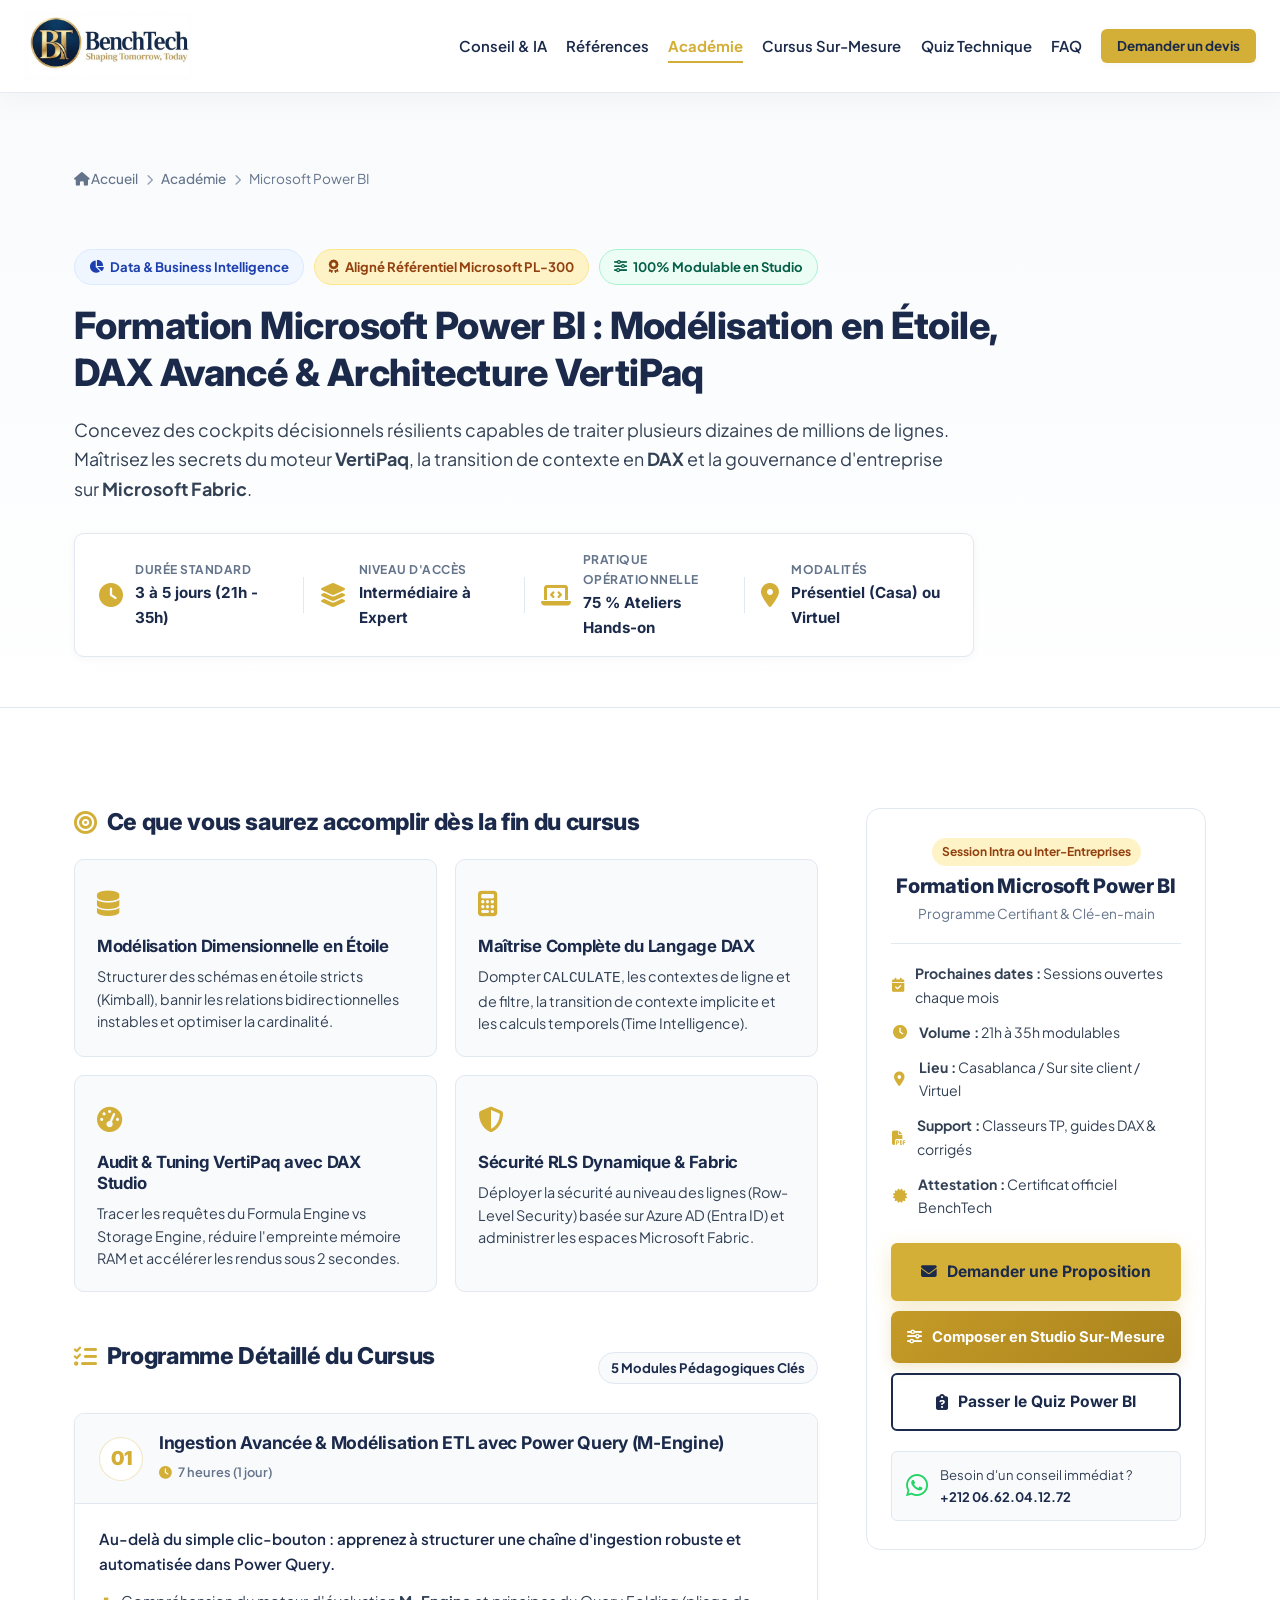
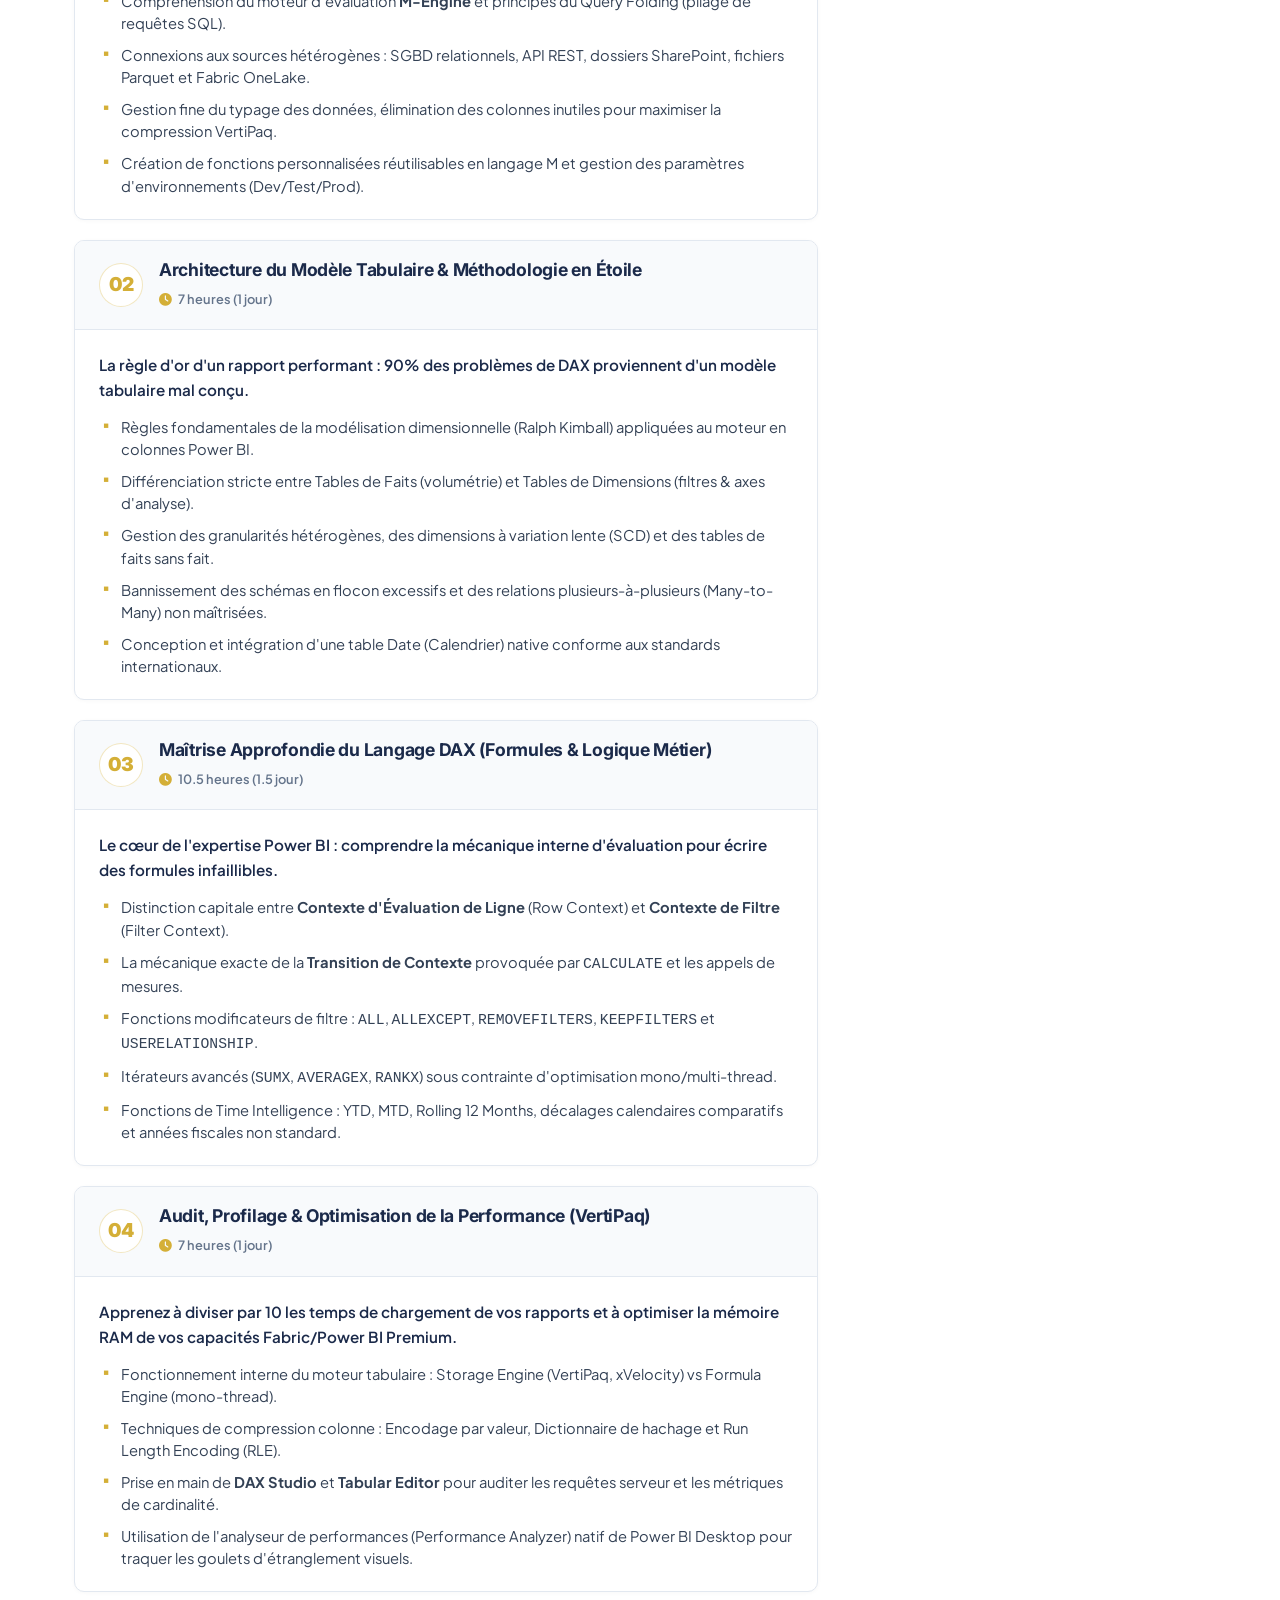
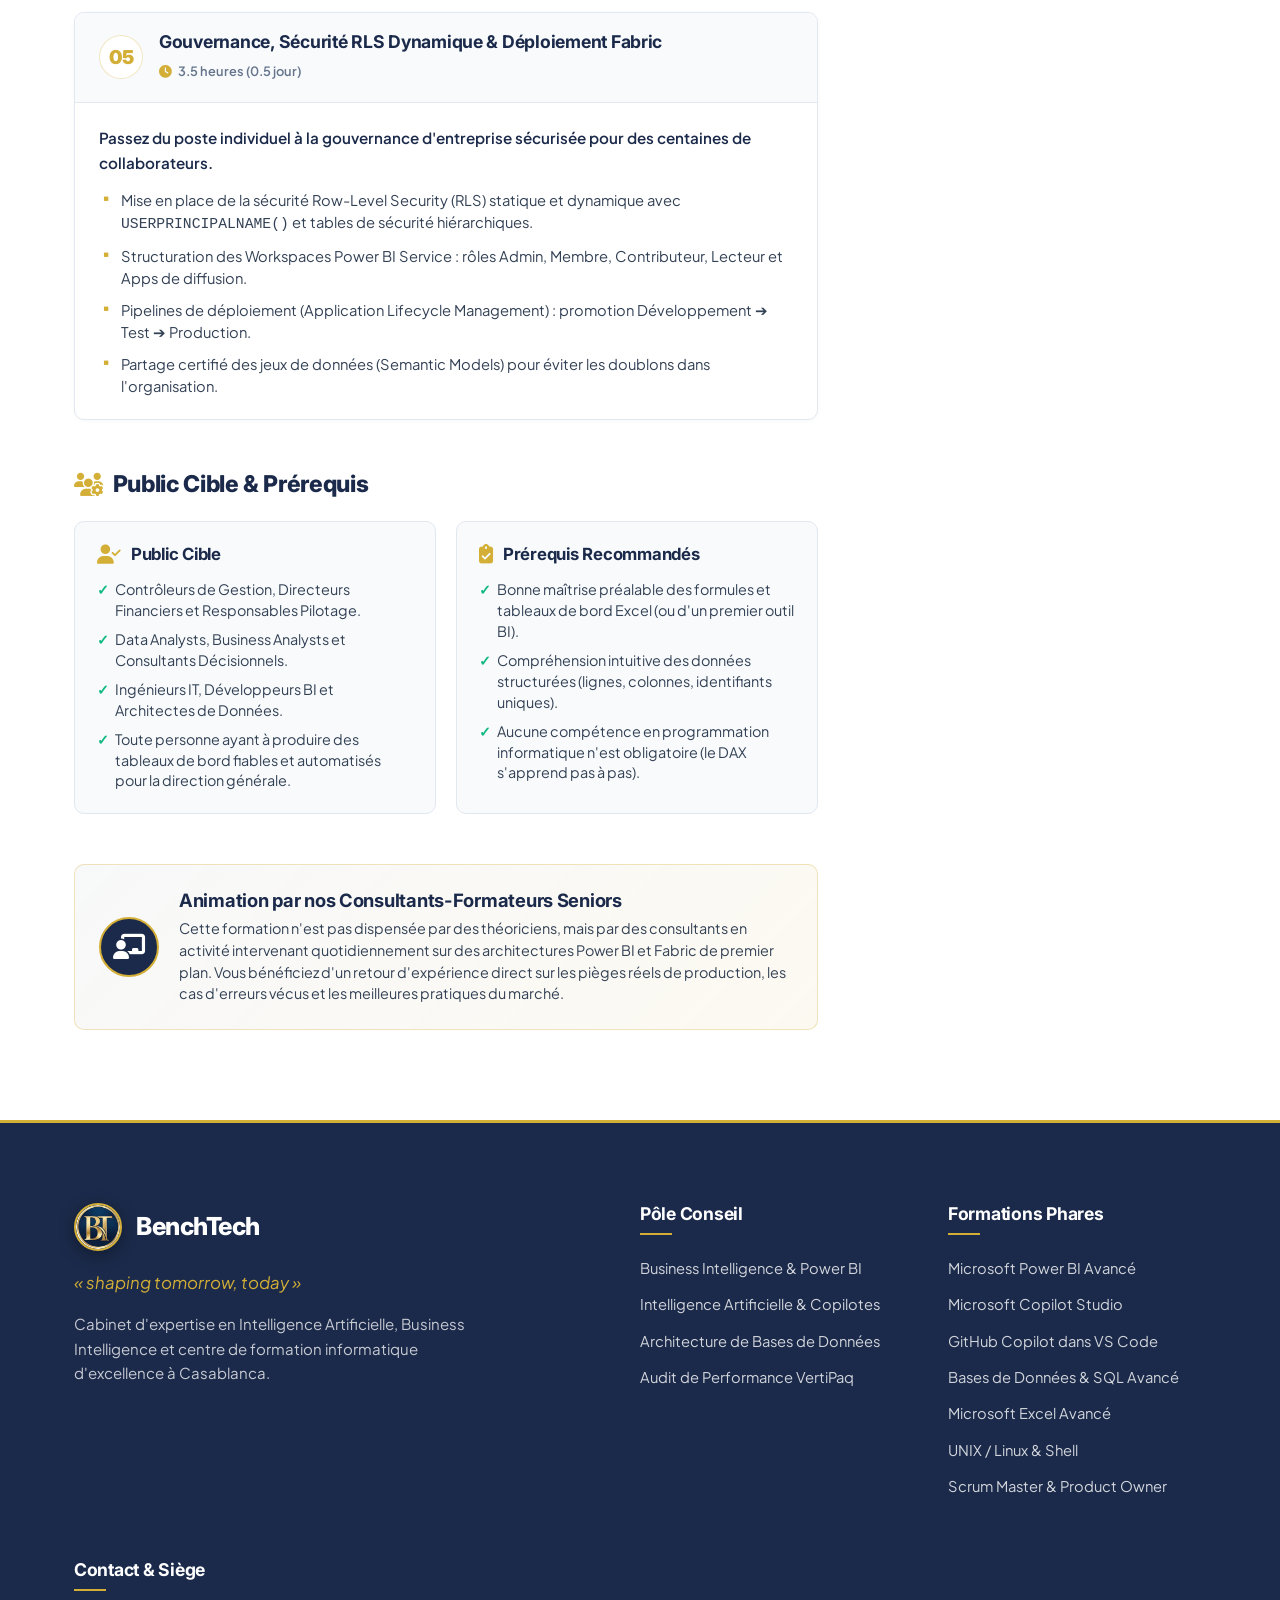
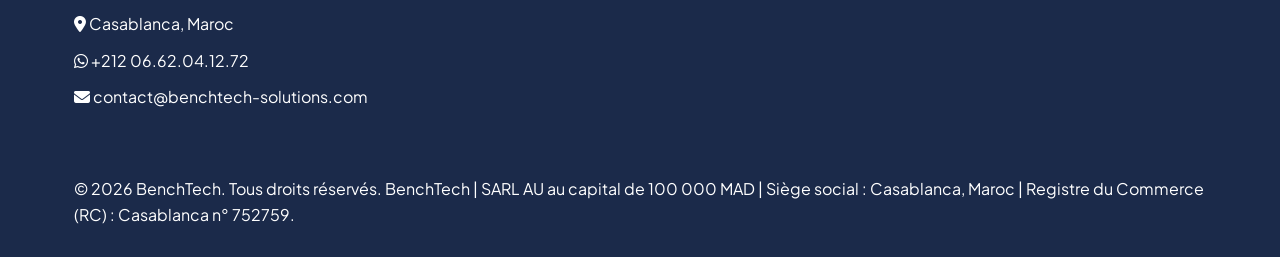
<file: siteweb/formations/power-bi.html>
<!DOCTYPE html>
<html lang="fr">
<head>
    <meta charset="UTF-8">
    <meta name="viewport" content="width=device-width, initial-scale=1.0">
    <title>Formation Microsoft Power BI : DAX Avancé, VertiPaq &amp; PL-300 | BenchTech</title>
    <meta name="description" content="Formation certifiante Microsoft Power BI à Casablanca et en ligne. Maîtrisez la modélisation en étoile, le langage DAX complexe, l'optimisation VertiPaq et la gouvernance Fabric.">
    <link rel="canonical" href="https://www.benchtech-solutions.com/formations/power-bi">

    <!-- Métadonnées Sociales (Open Graph & Twitter Cards) -->
    <meta property="og:type" content="article">
    <meta property="og:locale" content="fr_FR">
    <meta property="og:site_name" content="BenchTech">
    <meta property="og:title" content="Formation Microsoft Power BI : DAX Avancé &amp; Architecture VertiPaq | BenchTech">
    <meta property="og:description" content="Cursus d'excellence animé par des consultants seniors. Modélisation décisionnelle, transition de contexte DAX, optimisation moteur et préparation PL-300.">
    <meta property="og:url" content="https://www.benchtech-solutions.com/formations/power-bi">
    <meta property="og:image" content="https://www.benchtech-solutions.com/images/logo-benchtech.png">
    
    <meta name="twitter:card" content="summary_large_image">
    <meta name="twitter:title" content="Formation Power BI &amp; DAX Avancé — BenchTech">
    <meta name="twitter:description" content="Perfectionnement professionnel Power BI : modélisation en étoile, VertiPaq, RLS dynamique et pilotage de la performance.">
    <meta name="twitter:image" content="https://www.benchtech-solutions.com/images/logo-benchtech.png">

    <!-- Schéma structuré Schema.org (Course) -->
    <script type="application/ld+json">
    {
      "@context": "https://schema.org",
      "@type": "Course",
      "name": "Formation Microsoft Power BI : Modélisation en Étoile, DAX Avancé & VertiPaq",
      "description": "Programme intensif pour décideurs, contrôleurs de gestion et data analysts souhaitant maîtriser l'architecture Power BI et le langage DAX.",
      "provider": {
        "@type": "Organization",
        "name": "BenchTech",
        "url": "https://www.benchtech-solutions.com/",
        "logo": "https://www.benchtech-solutions.com/images/logo-benchtech.png"
      },
      "inLanguage": "fr",
      "educationalLevel": "Intermediate to Advanced",
      "hasCourseInstance": {
        "@type": "CourseInstance",
        "courseMode": ["onsite", "online"],
        "courseWorkload": "PT35H"
      }
    }
    </script>

    <!-- Favicon officiel BenchTech -->
    <link rel="icon" type="image/png" href="../images/favicon.png">
    <link rel="apple-touch-icon" href="../images/monogram-bt.png">

    <!-- Polices Google Fonts : Inter & Plus Jakarta Sans -->
    <link rel="preconnect" href="https://fonts.googleapis.com">
    <link rel="preconnect" href="https://fonts.gstatic.com" crossorigin>
    <link href="https://fonts.googleapis.com/css2?family=Inter:wght@400;500;600;700;800&family=Plus+Jakarta+Sans:wght@400;500;600;700;800&display=swap" rel="stylesheet">

    <!-- Font Awesome -->
    <link rel="stylesheet" href="https://cdnjs.cloudflare.com/ajax/libs/font-awesome/6.5.1/css/all.min.css">

    <!-- Feuilles de style -->
    <link rel="stylesheet" href="../css/style.css?v=4.6">
</head>
<body class="page-course-detail">

    <!-- =======================================================================
         1. NAVIGATION
         ======================================================================= -->
    <header>
        <div class="container">
            <nav aria-label="Navigation principale">
                <a href="../index.html" class="logo" aria-label="BenchTech — Retour à l'accueil">
                    <img src="../images/logo-benchtech-original.jpg" alt="BenchTech — shaping tomorrow, today" class="header-logo-img" width="220" height="68">
                </a>

                <ul class="nav-links" id="main-nav-links">
                    <li><a href="../index.html#conseil">Conseil &amp; IA</a></li>
                    <li><a href="../index.html#references">Références</a></li>
                    <li><a href="../index.html#formations" class="active">Académie</a></li>
                    <li><a href="../index.html#studios-sur-mesure">Cursus Sur-Mesure</a></li>
                    <li><a href="../index.html#evaluations">Quiz Technique</a></li>
                    <li><a href="../index.html#faq">FAQ</a></li>
                    <li><a href="../index.html#contact" class="nav-cta">Demander un devis</a></li>
                </ul>

                <button class="menu-toggle" id="mobile-menu" aria-label="Ouvrir le menu de navigation" aria-expanded="false" aria-controls="main-nav-links">
                    <i class="fas fa-bars"></i>
                </button>
            </nav>
        </div>
    </header>

    <main id="main-content">

        <!-- =======================================================================
             2. HERO DE LA FORMATION & FIL D'ARIANE
             ======================================================================= -->
        <section class="course-hero">
            <div class="container">
                <!-- Fil d'ariane -->
                <nav class="breadcrumb-nav" aria-label="Fil d'ariane">
                    <ol class="breadcrumb-list">
                        <li><a href="../index.html"><i class="fas fa-home" aria-hidden="true"></i> Accueil</a></li>
                        <li><i class="fas fa-chevron-right breadcrumb-separator" aria-hidden="true"></i></li>
                        <li><a href="../index.html#formations">Académie</a></li>
                        <li><i class="fas fa-chevron-right breadcrumb-separator" aria-hidden="true"></i></li>
                        <li aria-current="page">Microsoft Power BI</li>
                    </ol>
                </nav>

                <div class="course-hero-header">
                    <div class="course-badges-row">
                        <span class="course-category-pill"><i class="fas fa-chart-pie" aria-hidden="true"></i> Data &amp; Business Intelligence</span>
                        <span class="course-cert-pill"><i class="fas fa-award" aria-hidden="true"></i> Aligné Référentiel Microsoft PL-300</span>
                        <span class="course-format-pill"><i class="fas fa-sliders" aria-hidden="true"></i> 100% Modulable en Studio</span>
                    </div>

                    <h1 class="course-main-title">
                        Formation Microsoft Power BI : Modélisation en Étoile, <span class="highlight-gold">DAX Avancé</span> &amp; Architecture VertiPaq
                    </h1>

                    <p class="course-lead">
                        Concevez des cockpits décisionnels résilients capables de traiter plusieurs dizaines de millions de lignes. Maîtrisez les secrets du moteur <strong>VertiPaq</strong>, la transition de contexte en <strong>DAX</strong> et la gouvernance d'entreprise sur <strong>Microsoft Fabric</strong>.
                    </p>

                    <!-- Barre synthétique des métriques clés -->
                    <div class="course-metrics-bar">
                        <div class="metric-item">
                            <i class="fas fa-clock metric-icon" aria-hidden="true"></i>
                            <div class="metric-info">
                                <span class="metric-label">Durée standard</span>
                                <span class="metric-value">3 à 5 jours (21h - 35h)</span>
                            </div>
                        </div>
                        <div class="metric-divider" aria-hidden="true"></div>
                        <div class="metric-item">
                            <i class="fas fa-layer-group metric-icon" aria-hidden="true"></i>
                            <div class="metric-info">
                                <span class="metric-label">Niveau d'accès</span>
                                <span class="metric-value">Intermédiaire à Expert</span>
                            </div>
                        </div>
                        <div class="metric-divider" aria-hidden="true"></div>
                        <div class="metric-item">
                            <i class="fas fa-laptop-code metric-icon" aria-hidden="true"></i>
                            <div class="metric-info">
                                <span class="metric-label">Pratique opérationnelle</span>
                                <span class="metric-value">75 % Ateliers Hands-on</span>
                            </div>
                        </div>
                        <div class="metric-divider" aria-hidden="true"></div>
                        <div class="metric-item">
                            <i class="fas fa-location-dot metric-icon" aria-hidden="true"></i>
                            <div class="metric-info">
                                <span class="metric-label">Modalités</span>
                                <span class="metric-value">Présentiel (Casa) ou Virtuel</span>
                            </div>
                        </div>
                    </div>
                </div>
            </div>
        </section>

        <!-- =======================================================================
             3. CONTENU DÉTAILLÉ & SIDEBAR DE CONFIGURATION
             ======================================================================= -->
        <section class="section bg-white course-content-section">
            <div class="container">
                <div class="course-layout-grid">

                    <!-- Colonne Principale : Le Syllabus & l'Ingénierie Pédagogique -->
                    <div class="course-main-column">

                        <!-- Objectifs Opérationnels -->
                        <div class="content-block">
                            <h2 class="block-heading"><i class="fas fa-bullseye" aria-hidden="true"></i> Ce que vous saurez accomplir dès la fin du cursus</h2>
                            <div class="outcomes-grid">
                                <div class="outcome-card">
                                    <div class="outcome-icon"><i class="fas fa-database"></i></div>
                                    <h4>Modélisation Dimensionnelle en Étoile</h4>
                                    <p>Structurer des schémas en étoile stricts (Kimball), bannir les relations bidirectionnelles instables et optimiser la cardinalité.</p>
                                </div>
                                <div class="outcome-card">
                                    <div class="outcome-icon"><i class="fas fa-calculator"></i></div>
                                    <h4>Maîtrise Complète du Langage DAX</h4>
                                    <p>Dompter <code>CALCULATE</code>, les contextes de ligne et de filtre, la transition de contexte implicite et les calculs temporels (Time Intelligence).</p>
                                </div>
                                <div class="outcome-card">
                                    <div class="outcome-icon"><i class="fas fa-gauge-high"></i></div>
                                    <h4>Audit &amp; Tuning VertiPaq avec DAX Studio</h4>
                                    <p>Tracer les requêtes du Formula Engine vs Storage Engine, réduire l'empreinte mémoire RAM et accélérer les rendus sous 2 secondes.</p>
                                </div>
                                <div class="outcome-card">
                                    <div class="outcome-icon"><i class="fas fa-shield-halved"></i></div>
                                    <h4>Sécurité RLS Dynamique &amp; Fabric</h4>
                                    <p>Déployer la sécurité au niveau des lignes (Row-Level Security) basée sur Azure AD (Entra ID) et administrer les espaces Microsoft Fabric.</p>
                                </div>
                            </div>
                        </div>

                        <!-- Programme Détaillé Module par Module -->
                        <div class="content-block">
                            <div class="modules-header-row">
                                <h2 class="block-heading"><i class="fas fa-list-check" aria-hidden="true"></i> Programme Détaillé du Cursus</h2>
                                <span class="modules-count-badge">5 Modules Pédagogiques Clés</span>
                            </div>

                            <div class="syllabus-timeline">

                                <!-- Module 1 -->
                                <article class="syllabus-card">
                                    <div class="syllabus-card-header">
                                        <div class="module-num">01</div>
                                        <div class="module-title-wrap">
                                            <h3>Ingestion Avancée &amp; Modélisation ETL avec Power Query (M-Engine)</h3>
                                            <span class="module-duration"><i class="fas fa-clock"></i> 7 heures (1 jour)</span>
                                        </div>
                                    </div>
                                    <div class="syllabus-card-body">
                                        <p>Au-delà du simple clic-bouton : apprenez à structurer une chaîne d'ingestion robuste et automatisée dans Power Query.</p>
                                        <ul class="module-points">
                                            <li>Compréhension du moteur d'évaluation <strong>M-Engine</strong> et principes du Query Folding (pliage de requêtes SQL).</li>
                                            <li>Connexions aux sources hétérogènes : SGBD relationnels, API REST, dossiers SharePoint, fichiers Parquet et Fabric OneLake.</li>
                                            <li>Gestion fine du typage des données, élimination des colonnes inutiles pour maximiser la compression VertiPaq.</li>
                                            <li>Création de fonctions personnalisées réutilisables en langage M et gestion des paramètres d'environnements (Dev/Test/Prod).</li>
                                        </ul>
                                    </div>
                                </article>

                                <!-- Module 2 -->
                                <article class="syllabus-card">
                                    <div class="syllabus-card-header">
                                        <div class="module-num">02</div>
                                        <div class="module-title-wrap">
                                            <h3>Architecture du Modèle Tabulaire &amp; Méthodologie en Étoile</h3>
                                            <span class="module-duration"><i class="fas fa-clock"></i> 7 heures (1 jour)</span>
                                        </div>
                                    </div>
                                    <div class="syllabus-card-body">
                                        <p>La règle d'or d'un rapport performant : 90% des problèmes de DAX proviennent d'un modèle tabulaire mal conçu.</p>
                                        <ul class="module-points">
                                            <li>Règles fondamentales de la modélisation dimensionnelle (Ralph Kimball) appliquées au moteur en colonnes Power BI.</li>
                                            <li>Différenciation stricte entre Tables de Faits (volumétrie) et Tables de Dimensions (filtres &amp; axes d'analyse).</li>
                                            <li>Gestion des granularités hétérogènes, des dimensions à variation lente (SCD) et des tables de faits sans fait.</li>
                                            <li>Bannissement des schémas en flocon excessifs et des relations plusieurs-à-plusieurs (Many-to-Many) non maîtrisées.</li>
                                            <li>Conception et intégration d'une table Date (Calendrier) native conforme aux standards internationaux.</li>
                                        </ul>
                                    </div>
                                </article>

                                <!-- Module 3 -->
                                <article class="syllabus-card">
                                    <div class="syllabus-card-header">
                                        <div class="module-num">03</div>
                                        <div class="module-title-wrap">
                                            <h3>Maîtrise Approfondie du Langage DAX (Formules &amp; Logique Métier)</h3>
                                            <span class="module-duration"><i class="fas fa-clock"></i> 10.5 heures (1.5 jour)</span>
                                        </div>
                                    </div>
                                    <div class="syllabus-card-body">
                                        <p>Le cœur de l'expertise Power BI : comprendre la mécanique interne d'évaluation pour écrire des formules infaillibles.</p>
                                        <ul class="module-points">
                                            <li>Distinction capitale entre <strong>Contexte d'Évaluation de Ligne</strong> (Row Context) et <strong>Contexte de Filtre</strong> (Filter Context).</li>
                                            <li>La mécanique exacte de la <strong>Transition de Contexte</strong> provoquée par <code>CALCULATE</code> et les appels de mesures.</li>
                                            <li>Fonctions modificateurs de filtre : <code>ALL</code>, <code>ALLEXCEPT</code>, <code>REMOVEFILTERS</code>, <code>KEEPFILTERS</code> et <code>USERELATIONSHIP</code>.</li>
                                            <li>Itérateurs avancés (<code>SUMX</code>, <code>AVERAGEX</code>, <code>RANKX</code>) sous contrainte d'optimisation mono/multi-thread.</li>
                                            <li>Fonctions de Time Intelligence : YTD, MTD, Rolling 12 Months, décalages calendaires comparatifs et années fiscales non standard.</li>
                                        </ul>
                                    </div>
                                </article>

                                <!-- Module 4 -->
                                <article class="syllabus-card">
                                    <div class="syllabus-card-header">
                                        <div class="module-num">04</div>
                                        <div class="module-title-wrap">
                                            <h3>Audit, Profilage &amp; Optimisation de la Performance (VertiPaq)</h3>
                                            <span class="module-duration"><i class="fas fa-clock"></i> 7 heures (1 jour)</span>
                                        </div>
                                    </div>
                                    <div class="syllabus-card-body">
                                        <p>Apprenez à diviser par 10 les temps de chargement de vos rapports et à optimiser la mémoire RAM de vos capacités Fabric/Power BI Premium.</p>
                                        <ul class="module-points">
                                            <li>Fonctionnement interne du moteur tabulaire : Storage Engine (VertiPaq, xVelocity) vs Formula Engine (mono-thread).</li>
                                            <li>Techniques de compression colonne : Encodage par valeur, Dictionnaire de hachage et Run Length Encoding (RLE).</li>
                                            <li>Prise en main de <strong>DAX Studio</strong> et <strong>Tabular Editor</strong> pour auditer les requêtes serveur et les métriques de cardinalité.</li>
                                            <li>Utilisation de l'analyseur de performances (Performance Analyzer) natif de Power BI Desktop pour traquer les goulets d'étranglement visuels.</li>
                                        </ul>
                                    </div>
                                </article>

                                <!-- Module 5 -->
                                <article class="syllabus-card">
                                    <div class="syllabus-card-header">
                                        <div class="module-num">05</div>
                                        <div class="module-title-wrap">
                                            <h3>Gouvernance, Sécurité RLS Dynamique &amp; Déploiement Fabric</h3>
                                            <span class="module-duration"><i class="fas fa-clock"></i> 3.5 heures (0.5 jour)</span>
                                        </div>
                                    </div>
                                    <div class="syllabus-card-body">
                                        <p>Passez du poste individuel à la gouvernance d'entreprise sécurisée pour des centaines de collaborateurs.</p>
                                        <ul class="module-points">
                                            <li>Mise en place de la sécurité Row-Level Security (RLS) statique et dynamique avec <code>USERPRINCIPALNAME()</code> et tables de sécurité hiérarchiques.</li>
                                            <li>Structuration des Workspaces Power BI Service : rôles Admin, Membre, Contributeur, Lecteur et Apps de diffusion.</li>
                                            <li>Pipelines de déploiement (Application Lifecycle Management) : promotion Développement ➔ Test ➔ Production.</li>
                                            <li>Partage certifié des jeux de données (Semantic Models) pour éviter les doublons dans l'organisation.</li>
                                        </ul>
                                    </div>
                                </article>

                            </div>
                        </div>

                        <!-- Public cible & Prérequis -->
                        <div class="content-block">
                            <h2 class="block-heading"><i class="fas fa-users-gear" aria-hidden="true"></i> Public Cible &amp; Prérequis</h2>
                            <div class="profile-cards-grid">
                                <div class="profile-card">
                                    <div class="profile-header"><i class="fas fa-user-check"></i> <h4>Public Cible</h4></div>
                                    <ul>
                                        <li>Contrôleurs de Gestion, Directeurs Financiers et Responsables Pilotage.</li>
                                        <li>Data Analysts, Business Analysts et Consultants Décisionnels.</li>
                                        <li>Ingénieurs IT, Développeurs BI et Architectes de Données.</li>
                                        <li>Toute personne ayant à produire des tableaux de bord fiables et automatisés pour la direction générale.</li>
                                    </ul>
                                </div>

                                <div class="profile-card">
                                    <div class="profile-header"><i class="fas fa-clipboard-check"></i> <h4>Prérequis Recommandés</h4></div>
                                    <ul>
                                        <li>Bonne maîtrise préalable des formules et tableaux de bord Excel (ou d'un premier outil BI).</li>
                                        <li>Compréhension intuitive des données structurées (lignes, colonnes, identifiants uniques).</li>
                                        <li>Aucune compétence en programmation informatique n'est obligatoire (le DAX s'apprend pas à pas).</li>
                                    </ul>
                                </div>
                            </div>
                        </div>

                        <!-- Encadré Formateur Senior -->
                        <div class="instructor-feature-box">
                            <div class="instructor-avatar">
                                <i class="fas fa-chalkboard-user"></i>
                            </div>
                            <div class="instructor-text">
                                <h3>Animation par nos Consultants-Formateurs Seniors</h3>
                                <p>
                                    Cette formation n'est pas dispensée par des théoriciens, mais par des consultants en activité intervenant quotidiennement sur des architectures Power BI et Fabric de premier plan. Vous bénéficiez d'un retour d'expérience direct sur les pièges réels de production, les cas d'erreurs vécus et les meilleures pratiques du marché.
                                </p>
                            </div>
                        </div>

                    </div>

                    <!-- Colonne Latérale : Carte Récapitulative & Conversion -->
                    <aside class="course-sidebar-column">
                        <div class="sticky-sidebar-card">
                            <div class="sidebar-card-header">
                                <span class="sidebar-badge">Session Intra ou Inter-Entreprises</span>
                                <h3 class="sidebar-title">Formation Microsoft Power BI</h3>
                                <div class="sidebar-price-label">Programme Certifiant &amp; Clé-en-main</div>
                            </div>

                            <ul class="sidebar-features-list">
                                <li><i class="fas fa-calendar-check"></i> <span><strong>Prochaines dates :</strong> Sessions ouvertes chaque mois</span></li>
                                <li><i class="fas fa-clock"></i> <span><strong>Volume :</strong> 21h à 35h modulables</span></li>
                                <li><i class="fas fa-location-dot"></i> <span><strong>Lieu :</strong> Casablanca / Sur site client / Virtuel</span></li>
                                <li><i class="fas fa-file-pdf"></i> <span><strong>Support :</strong> Classeurs TP, guides DAX &amp; corrigés</span></li>
                                <li><i class="fas fa-certificate"></i> <span><strong>Attestation :</strong> Certificat officiel BenchTech</span></li>
                            </ul>

                            <div class="sidebar-actions">
                                <a href="../index.html#contact" class="btn btn-primary btn-block">
                                    <i class="fas fa-envelope"></i> Demander une Proposition
                                </a>

                                <a href="../index.html#powerbi-studio" class="btn btn-gold btn-block">
                                    <i class="fas fa-sliders"></i> Composer en Studio Sur-Mesure
                                </a>

                                <a href="../index.html?quiz=powerbi#evaluations" class="btn btn-outline btn-block">
                                    <i class="fas fa-clipboard-question"></i> Passer le Quiz Power BI
                                </a>
                            </div>

                            <div class="sidebar-phone-support">
                                <i class="fab fa-whatsapp"></i>
                                <div>
                                    <span>Besoin d'un conseil immédiat ?</span>
                                    <a href="https://wa.me/212662041272" target="_blank" rel="noopener">+212 06.62.04.12.72</a>
                                </div>
                            </div>
                        </div>
                    </aside>

                </div>
            </div>
        </section>

    </main>

    <!-- =======================================================================
         FOOTER INSTITUTIONNEL
         ======================================================================= -->
    <footer>
        <div class="container">
            <div class="footer-top">
                <div class="footer-brand">
                    <a href="../index.html" class="footer-logo-wrap" aria-label="BenchTech — shaping tomorrow, today">
                        <img src="../images/monogram-bt.png" alt="Monogramme BT BenchTech" class="footer-logo-img" width="48" height="48">
                        <span class="brand-name">BenchTech</span>
                    </a>
                    <p class="footer-slogan">« shaping tomorrow, today »</p>
                    <p class="footer-desc">
                        Cabinet d'expertise en Intelligence Artificielle, Business Intelligence et centre de formation informatique d'excellence à Casablanca.
                    </p>
                </div>

                <div class="footer-column">
                    <h4>Pôle Conseil</h4>
                    <ul>
                        <li><a href="../index.html#conseil">Business Intelligence &amp; Power BI</a></li>
                        <li><a href="../index.html#conseil">Intelligence Artificielle &amp; Copilotes</a></li>
                        <li><a href="../index.html#conseil">Architecture de Bases de Données</a></li>
                        <li><a href="../index.html#conseil">Audit de Performance VertiPaq</a></li>
                    </ul>
                </div>

                <div class="footer-column">
                    <h4>Formations Phares</h4>
                    <ul>
                        <li><a href="power-bi.html">Microsoft Power BI Avancé</a></li>
                        <li><a href="copilot-studio.html">Microsoft Copilot Studio</a></li>
                        <li><a href="github-copilot.html">GitHub Copilot dans VS Code</a></li>
                        <li><a href="sql-sgbd.html">Bases de Données &amp; SQL Avancé</a></li>
                        <li><a href="excel-avance.html">Microsoft Excel Avancé</a></li>
                        <li><a href="unix-linux.html">UNIX / Linux &amp; Shell</a></li>
                        <li><a href="scrum-agile.html">Scrum Master &amp; Product Owner</a></li>
                    </ul>
                </div>

                <div class="footer-column">
                    <h4>Contact &amp; Siège</h4>
                    <ul class="contact-info">
                        <li><i class="fas fa-location-dot" aria-hidden="true"></i> <span>Casablanca, Maroc</span></li>
                        <li><i class="fab fa-whatsapp" aria-hidden="true"></i> <span>+212 06.62.04.12.72</span></li>
                        <li><i class="fas fa-envelope" aria-hidden="true"></i> <span>contact@benchtech-solutions.com</span></li>
                    </ul>
                </div>
            </div>

            <div class="footer-bottom">
                <p>
                    &copy; 2026 BenchTech. Tous droits réservés.
                    <span class="footer-legal-tag">
                        BenchTech | SARL AU au capital de 100 000 MAD | Siège social : Casablanca, Maroc | Registre du Commerce (RC) : Casablanca n° 752759.
                    </span>
                </p>
            </div>
        </div>
    </footer>

    <!-- Script de gestion du menu mobile & nettoyage cache modes -->
    <script>
        try {
            localStorage.removeItem('benchtech_display_mode');
            document.documentElement.removeAttribute('data-theme');
            if (document.body) document.body.removeAttribute('data-theme');
        } catch(e) {}

        const menuToggle = document.getElementById('mobile-menu');
        const navLinks = document.getElementById('main-nav-links');
        if (menuToggle && navLinks) {
            menuToggle.addEventListener('click', () => {
                const isActive = navLinks.classList.toggle('active');
                menuToggle.setAttribute('aria-expanded', String(isActive));
            });
        }
    </script>
</body>
</html>
</file>
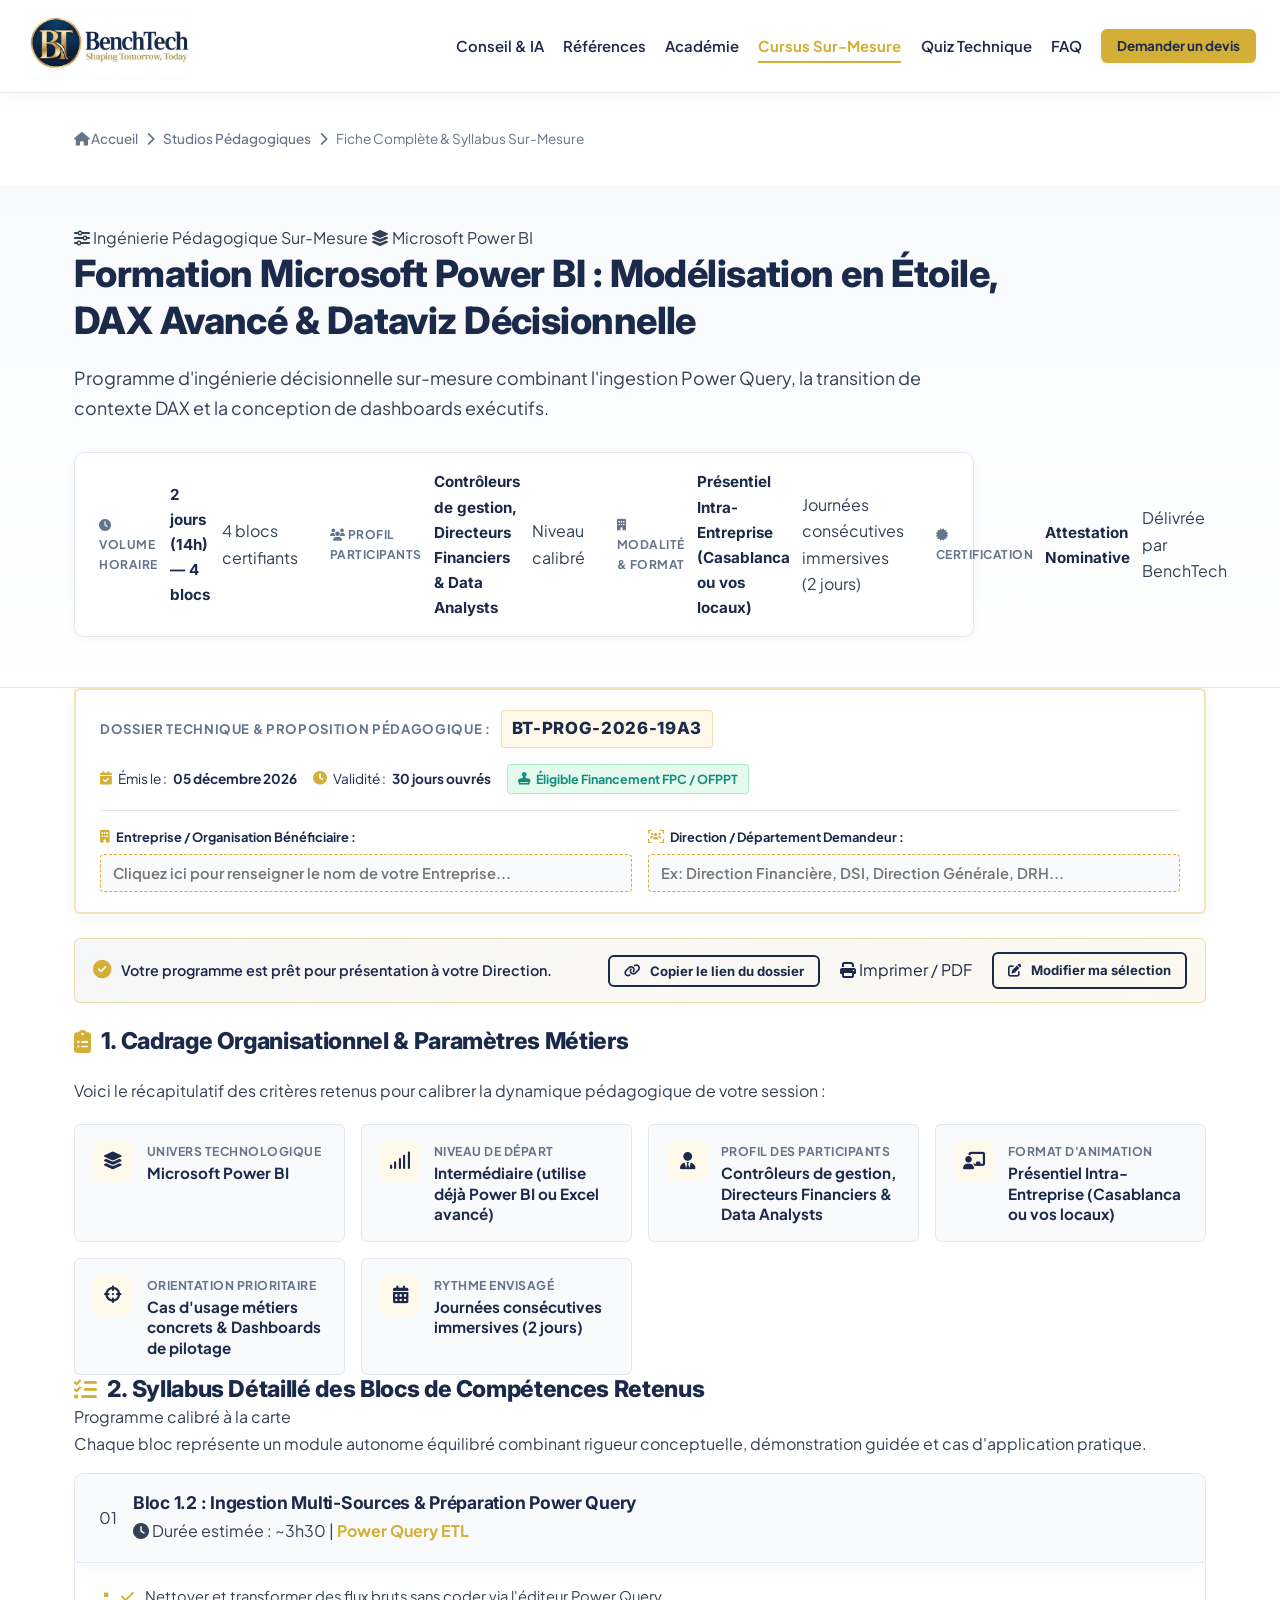
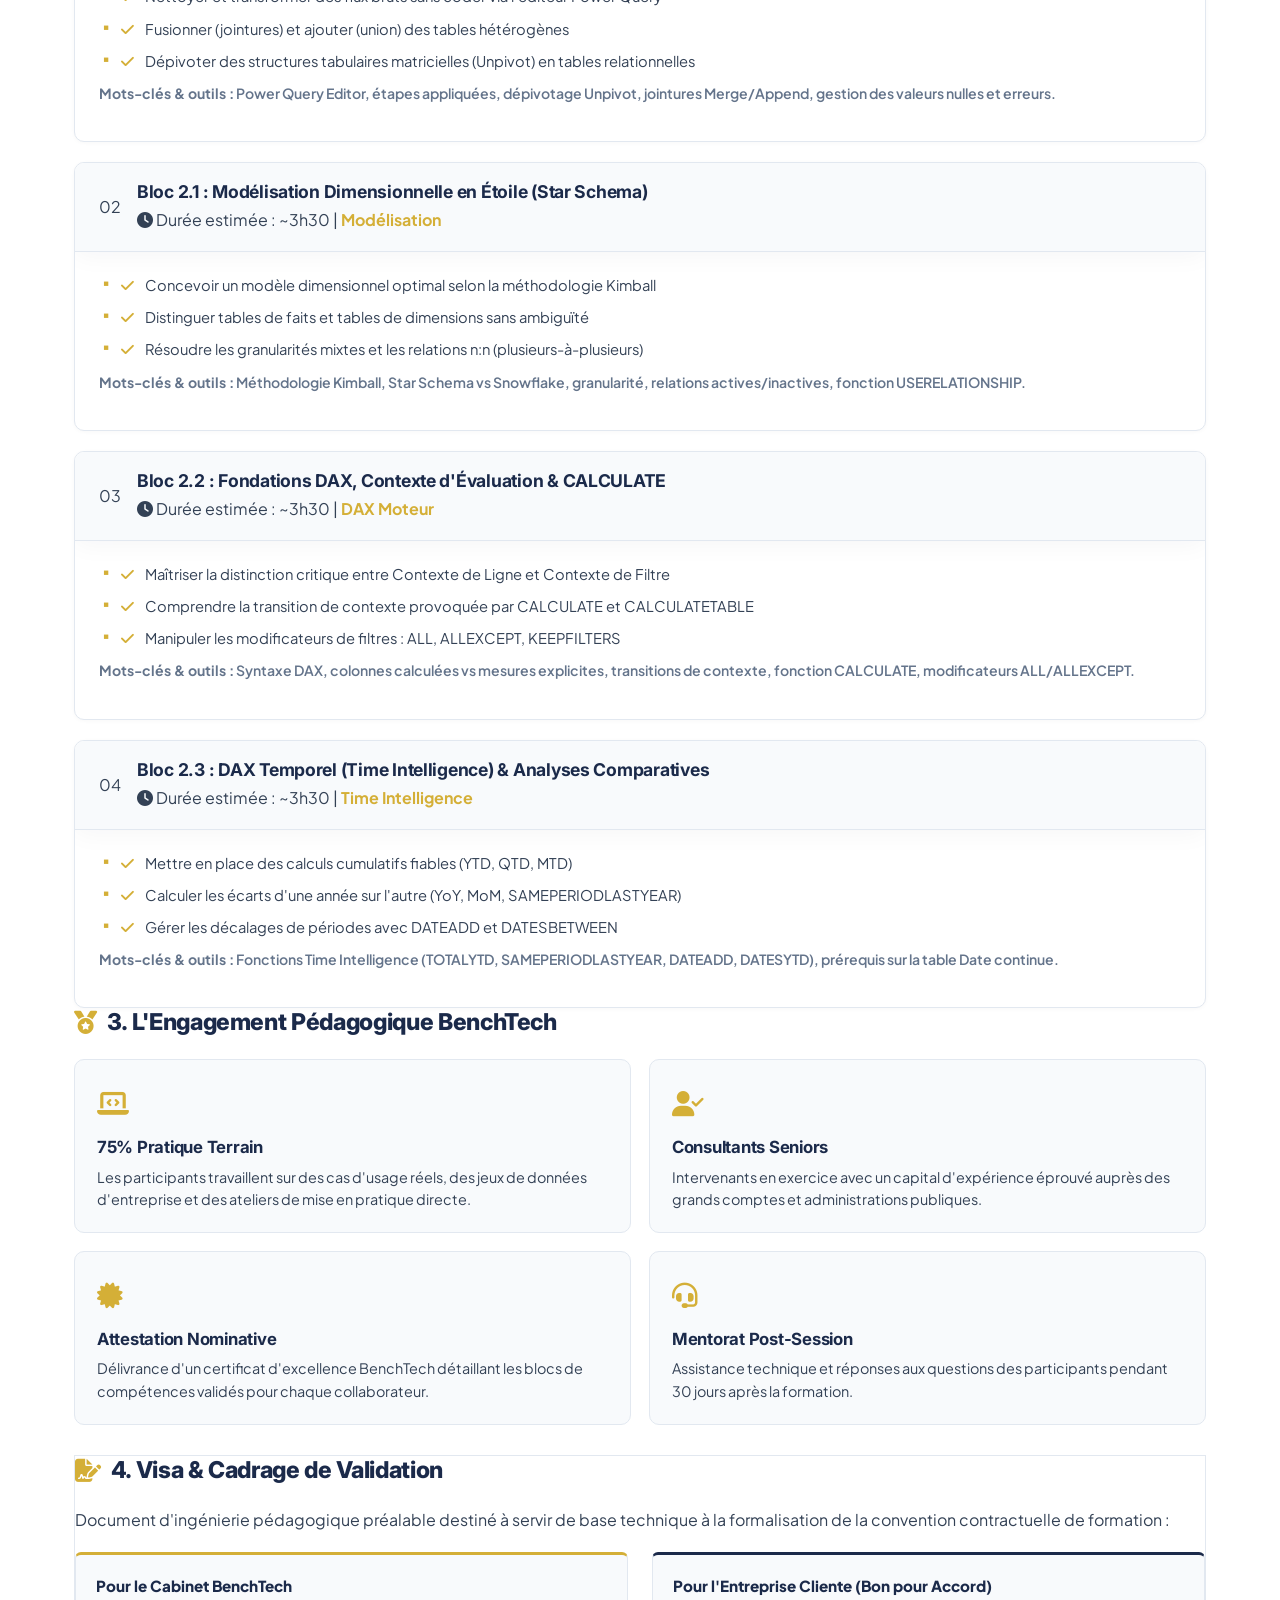
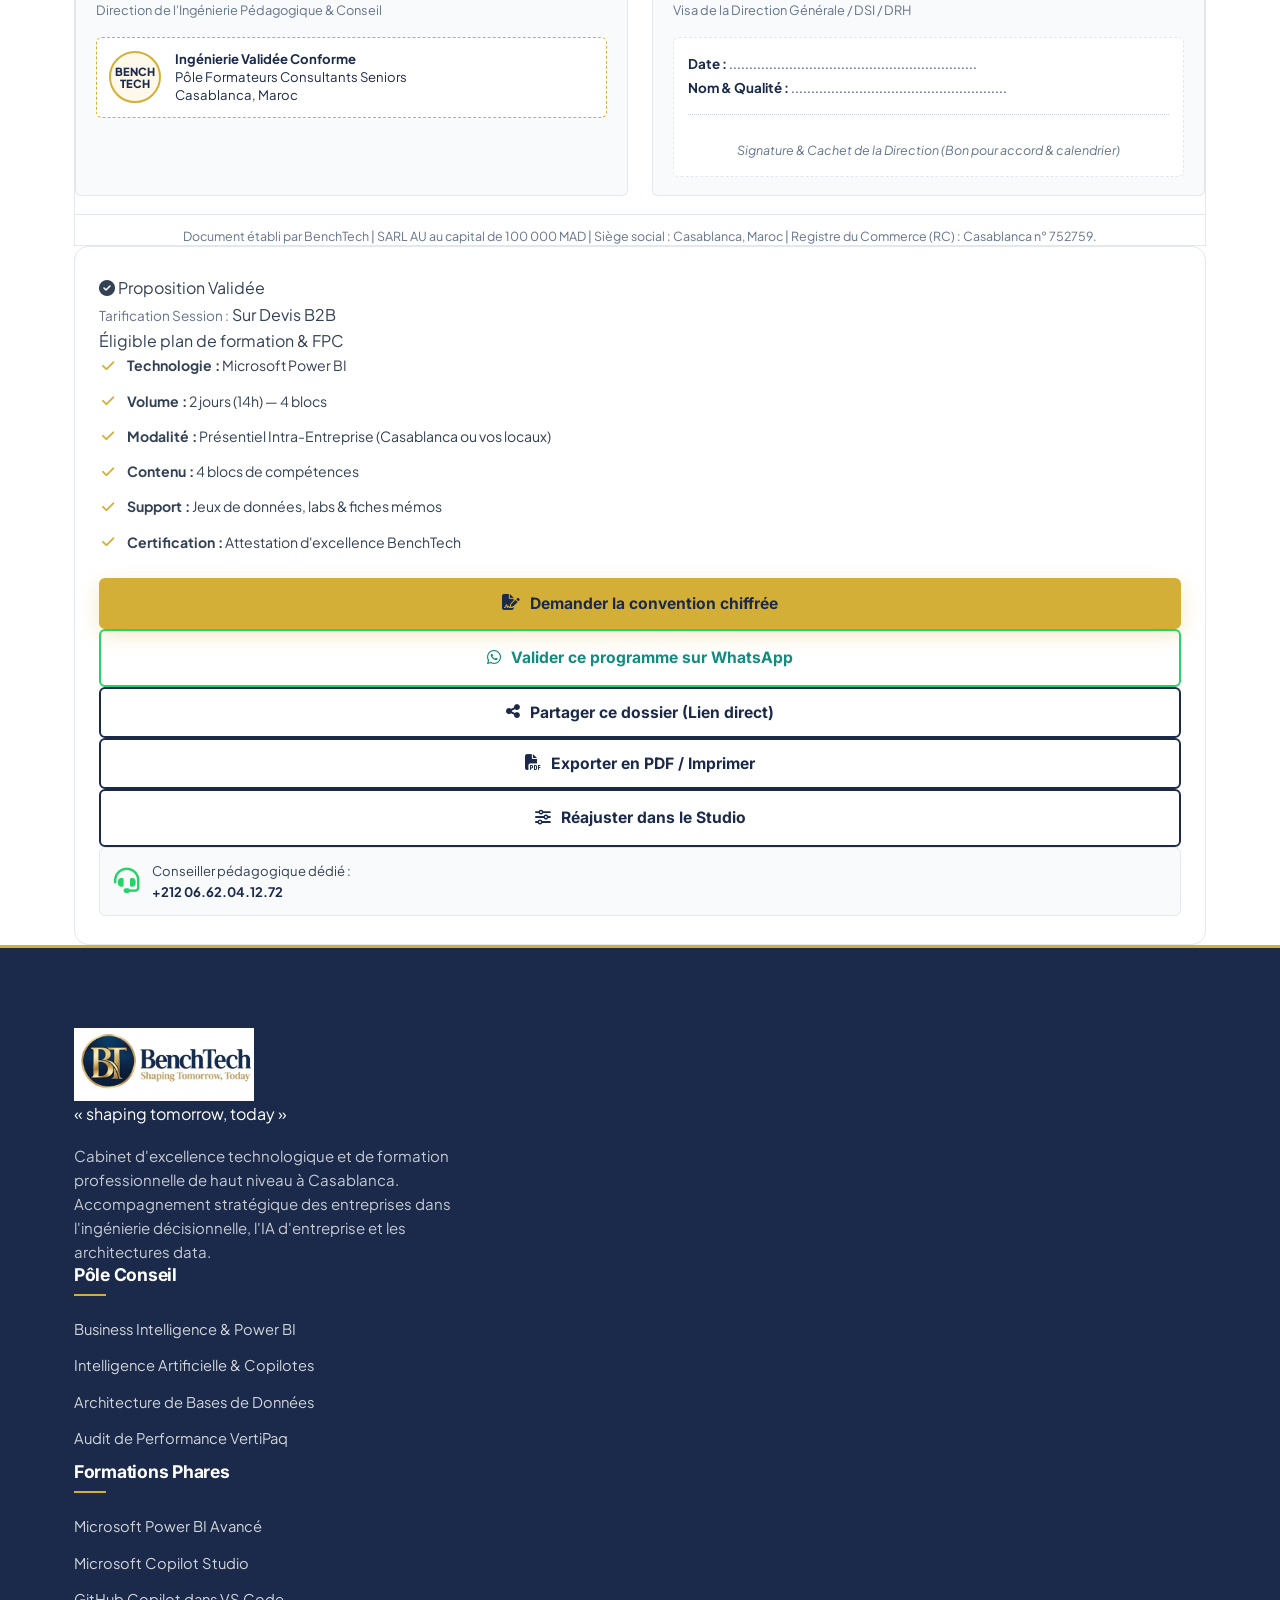
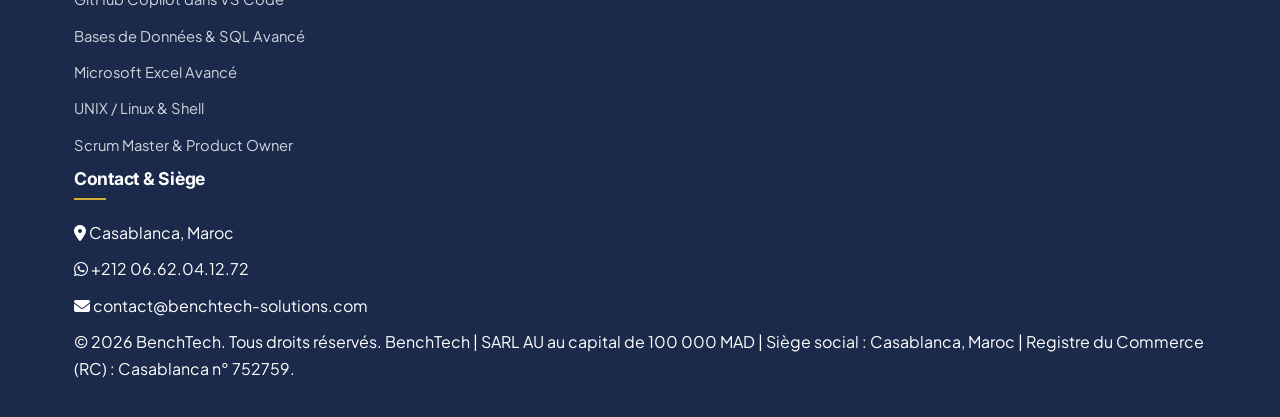
<file: siteweb/formations/programme-sur-mesure.html>
<!DOCTYPE html>
<html lang="fr">
<head>
    <meta charset="UTF-8">
    <meta name="viewport" content="width=device-width, initial-scale=1.0">
    <title>Fiche Complète &amp; Syllabus Sur-Mesure | BenchTech</title>
    <meta name="description" content="Fiche pédagogique et syllabus de formation sur-mesure calibré par BenchTech. Découvrez votre programme personnalisé selon votre niveau, vos blocs de compétences et vos objectifs métiers.">
    <link rel="canonical" href="https://www.benchtech-solutions.com/formations/programme-sur-mesure">

    <!-- Métadonnées Sociales (Open Graph & Twitter Cards) -->
    <meta property="og:type" content="article">
    <meta property="og:locale" content="fr_FR">
    <meta property="og:site_name" content="BenchTech">
    <meta property="og:title" content="Fiche Programme &amp; Syllabus Sur-Mesure | BenchTech">
    <meta property="og:description" content="Programme d'ingénierie pédagogique calibré à la carte selon vos blocs de compétences, vos profils d'équipes et vos priorités opérationnelles.">
    <meta property="og:url" content="https://www.benchtech-solutions.com/formations/programme-sur-mesure">
    <meta property="og:image" content="https://www.benchtech-solutions.com/images/logo-benchtech.png">

    <meta name="twitter:card" content="summary_large_image">
    <meta name="twitter:title" content="Fiche Complète &amp; Syllabus Sur-Mesure — BenchTech">
    <meta name="twitter:description" content="Consultez votre programme de formation personnalisé élaboré au Studio Pédagogique BenchTech.">
    <meta name="twitter:image" content="https://www.benchtech-solutions.com/images/logo-benchtech.png">

    <!-- Favicon officiel BenchTech -->
    <link rel="icon" type="image/png" href="../images/favicon.png">
    <link rel="apple-touch-icon" href="../images/monogram-bt.png">

    <!-- Polices Google Fonts : Inter & Plus Jakarta Sans -->
    <link rel="preconnect" href="https://fonts.googleapis.com">
    <link rel="preconnect" href="https://fonts.gstatic.com" crossorigin>
    <link href="https://fonts.googleapis.com/css2?family=Inter:wght@400;500;600;700;800&family=Plus+Jakarta+Sans:wght@400;500;600;700;800&display=swap" rel="stylesheet">

    <!-- Font Awesome -->
    <link rel="stylesheet" href="https://cdnjs.cloudflare.com/ajax/libs/font-awesome/6.5.1/css/all.min.css">

    <!-- Feuilles de style -->
    <link rel="stylesheet" href="../css/style.css?v=4.6">

    <style>
        /* ==========================================================================
           STYLES EXÉCUTIFS : CARTOUCHE OFFICIEL & CADRAGE DIRECTION
           ========================================================================== */
        .executive-dossier-card {
            background: #FFFFFF;
            border: 2px solid var(--color-magician-border);
            border-radius: var(--radius-sm);
            padding: 20px 24px;
            margin-bottom: 24px;
            box-shadow: 0 4px 14px rgba(27, 42, 74, 0.05);
            position: relative;
        }

        .dossier-top-bar {
            display: flex;
            align-items: center;
            justify-content: space-between;
            gap: 16px;
            padding-bottom: 16px;
            border-bottom: 1px solid var(--border-color);
            flex-wrap: wrap;
        }

        .dossier-ref-group {
            display: flex;
            align-items: center;
            gap: 10px;
            flex-wrap: wrap;
        }

        .dossier-ref-label {
            font-size: 0.82rem;
            text-transform: uppercase;
            font-weight: 700;
            letter-spacing: 0.05em;
            color: var(--text-muted);
        }

        .dossier-ref-code {
            font-family: var(--font-heading);
            font-size: 1.05rem;
            font-weight: 800;
            color: var(--color-sage);
            background: var(--color-magician-light);
            padding: 4px 10px;
            border-radius: 4px;
            border: 1px solid var(--color-magician-border);
            letter-spacing: 0.04em;
        }

        .dossier-meta-group {
            display: flex;
            align-items: center;
            gap: 16px;
            font-size: 0.85rem;
            color: var(--color-sage);
            flex-wrap: wrap;
        }

        .dossier-meta-item {
            display: inline-flex;
            align-items: center;
            gap: 6px;
        }

        .dossier-meta-item i {
            color: var(--color-magician);
        }

        .dossier-badge-fpc {
            background: rgba(37, 211, 102, 0.12);
            color: #128C7E;
            font-size: 0.78rem;
            font-weight: 700;
            padding: 4px 10px;
            border-radius: 4px;
            border: 1px solid rgba(37, 211, 102, 0.3);
            display: inline-flex;
            align-items: center;
            gap: 6px;
        }

        /* Champs personnalisables pour l'entreprise cliente */
        .dossier-client-bar {
            display: grid;
            grid-template-columns: 1fr 1fr;
            gap: 16px;
            margin-top: 16px;
        }

        .dossier-client-field {
            display: flex;
            flex-direction: column;
            gap: 6px;
        }

        .dossier-client-field label {
            font-size: 0.8rem;
            font-weight: 700;
            color: var(--color-sage);
            display: flex;
            align-items: center;
            gap: 6px;
        }

        .dossier-client-field label i {
            color: var(--color-magician);
        }

        .dossier-input {
            width: 100%;
            padding: 9px 12px;
            font-family: inherit;
            font-size: 0.92rem;
            font-weight: 600;
            color: var(--color-sage);
            background: #F8FAFC;
            border: 1px dashed var(--color-magician);
            border-radius: 4px;
            transition: var(--transition);
        }

        .dossier-input:focus {
            outline: none;
            background: #FFFFFF;
            border-style: solid;
            border-color: var(--color-sage);
            box-shadow: 0 0 0 3px rgba(27, 42, 74, 0.08);
        }

        /* Bandeau de contrôle & permalien */
        .custom-status-banner {
            background: linear-gradient(135deg, rgba(27, 42, 74, 0.04) 0%, rgba(212, 175, 55, 0.08) 100%);
            border: 1px solid var(--color-magician-border);
            border-radius: var(--radius-sm);
            padding: 12px 18px;
            margin-bottom: 24px;
            display: flex;
            align-items: center;
            justify-content: space-between;
            gap: 14px;
            flex-wrap: wrap;
        }

        .custom-status-text {
            display: flex;
            align-items: center;
            gap: 10px;
            font-size: 0.90rem;
            color: var(--color-sage);
            font-weight: 600;
        }

        .custom-status-text i {
            color: var(--color-magician);
            font-size: 1.15rem;
        }

        .status-actions-group {
            display: flex;
            align-items: center;
            gap: 10px;
            flex-wrap: wrap;
        }

        /* Grille des paramètres de cadrage */
        .cadrage-grid {
            display: grid;
            grid-template-columns: repeat(auto-fit, minmax(240px, 1fr));
            gap: 16px;
            margin-top: 20px;
        }

        .cadrage-tile {
            background: #F8FAFC;
            border: 1px solid var(--border-color);
            border-radius: var(--radius-sm);
            padding: 16px 18px;
            display: flex;
            align-items: flex-start;
            gap: 14px;
            transition: var(--transition);
        }

        .cadrage-tile:hover {
            border-color: var(--color-magician);
            background: #FFFFFF;
            box-shadow: var(--shadow-subtle);
        }

        .cadrage-icon {
            width: 40px;
            height: 40px;
            border-radius: 8px;
            background: var(--color-magician-light);
            color: var(--color-sage);
            display: flex;
            align-items: center;
            justify-content: center;
            font-size: 1.1rem;
            flex-shrink: 0;
        }

        .cadrage-content {
            display: flex;
            flex-direction: column;
            gap: 2px;
        }

        .cadrage-label {
            font-size: 0.76rem;
            font-weight: 700;
            text-transform: uppercase;
            letter-spacing: 0.04em;
            color: var(--text-muted);
        }

        .cadrage-val {
            font-size: 0.95rem;
            font-weight: 700;
            color: var(--color-sage);
            line-height: 1.35;
        }

        /* Cartouche de validation finale / Visa Direction */
        .visa-validation-card {
            margin-top: 30px;
            background: #FFFFFF;
            border: 1px solid var(--border-color);
        }

        .visa-grid {
            display: grid;
            grid-template-columns: 1fr 1fr;
            gap: 24px;
            margin-top: 18px;
        }

        .visa-box {
            border: 1px solid var(--border-color);
            border-radius: 6px;
            padding: 18px 20px;
            background: #F8FAFC;
        }

        .visa-box.benchtech-visa {
            border-top: 3px solid var(--color-magician);
        }

        .visa-box.client-visa {
            border-top: 3px solid var(--color-sage);
        }

        .visa-header {
            font-size: 0.95rem;
            font-weight: 800;
            color: var(--color-sage);
            margin-bottom: 2px;
        }

        .visa-sub {
            font-size: 0.80rem;
            color: var(--text-muted);
            margin-bottom: 16px;
        }

        .visa-stamp-area {
            display: flex;
            align-items: center;
            gap: 14px;
            padding: 12px;
            background: #FFFFFF;
            border: 1px dashed var(--color-magician);
            border-radius: 6px;
        }

        .stamp-badge {
            width: 52px;
            height: 52px;
            border-radius: 50%;
            border: 2px solid var(--color-magician);
            display: flex;
            flex-direction: column;
            align-items: center;
            justify-content: center;
            color: var(--color-sage);
            font-size: 0.70rem;
            font-weight: 800;
            line-height: 1.1;
            text-align: center;
            background: var(--color-magician-light);
            flex-shrink: 0;
        }

        .stamp-text {
            font-size: 0.82rem;
            color: var(--color-sage);
            line-height: 1.4;
        }

        .visa-client-lines {
            background: #FFFFFF;
            border: 1px dashed var(--border-color);
            border-radius: 6px;
            padding: 14px;
            font-size: 0.84rem;
            color: var(--color-sage);
            line-height: 1.8;
        }

        .signature-placeholder {
            margin-top: 14px;
            padding-top: 24px;
            border-top: 1px dotted #CBD5E1;
            color: var(--text-muted);
            font-size: 0.78rem;
            font-style: italic;
            text-align: center;
        }

        .visa-legal-mention {
            margin-top: 18px;
            font-size: 0.78rem;
            color: var(--text-muted);
            line-height: 1.5;
            text-align: center;
            border-top: 1px solid var(--border-color);
            padding-top: 12px;
        }

        /* Fenêtre Modale de Contact Express */
        .modal-overlay {
            position: fixed;
            top: 0;
            left: 0;
            width: 100%;
            height: 100%;
            background: rgba(15, 23, 42, 0.70);
            backdrop-filter: blur(4px);
            display: none;
            align-items: center;
            justify-content: center;
            z-index: 9999;
            padding: 20px;
        }

        .modal-overlay.active {
            display: flex;
        }

        .modal-card {
            background: #FFFFFF;
            width: 100%;
            max-width: 540px;
            border-radius: var(--radius-sm);
            box-shadow: 0 20px 40px rgba(0, 0, 0, 0.25);
            border: 1px solid var(--color-magician-border);
            overflow: hidden;
            animation: modalFadeIn 0.25s ease-out;
        }

        @keyframes modalFadeIn {
            from { opacity: 0; transform: translateY(-16px); }
            to { opacity: 1; transform: translateY(0); }
        }

        .modal-header {
            background: var(--color-sage);
            color: #FFFFFF;
            padding: 18px 24px;
            display: flex;
            align-items: center;
            justify-content: space-between;
        }

        .modal-header h3 {
            margin: 0;
            font-size: 1.15rem;
            color: #FFFFFF;
            display: flex;
            align-items: center;
            gap: 10px;
        }

        .modal-close-btn {
            background: none;
            border: none;
            color: #FFFFFF;
            font-size: 1.3rem;
            cursor: pointer;
            opacity: 0.8;
            transition: var(--transition);
        }

        .modal-close-btn:hover {
            opacity: 1;
            transform: scale(1.1);
        }

        .modal-body {
            padding: 24px;
        }

        .modal-form-group {
            margin-bottom: 14px;
        }

        .modal-form-group label {
            display: block;
            font-size: 0.84rem;
            font-weight: 700;
            color: var(--color-sage);
            margin-bottom: 6px;
        }

        .modal-form-group input,
        .modal-form-group textarea {
            width: 100%;
            padding: 10px 14px;
            font-family: inherit;
            font-size: 0.90rem;
            border: 1px solid var(--border-color);
            border-radius: 4px;
            background: #F8FAFC;
            transition: var(--transition);
        }

        .modal-form-group input:focus,
        .modal-form-group textarea:focus {
            outline: none;
            border-color: var(--color-magician);
            background: #FFFFFF;
            box-shadow: 0 0 0 3px rgba(212, 175, 55, 0.15);
        }

        /* Toast notification */
        .toast-notify {
            position: fixed;
            bottom: 30px;
            right: 30px;
            background: var(--color-sage);
            color: #FFFFFF;
            padding: 14px 22px;
            border-radius: 6px;
            box-shadow: 0 10px 25px rgba(0, 0, 0, 0.2);
            display: flex;
            align-items: center;
            gap: 10px;
            font-weight: 600;
            font-size: 0.90rem;
            z-index: 10000;
            border-left: 4px solid var(--color-magician);
            opacity: 0;
            transform: translateY(20px);
            transition: all 0.3s ease;
            pointer-events: none;
        }

        .toast-notify.show {
            opacity: 1;
            transform: translateY(0);
        }

        /* ==========================================================================
           FEUILLE DE STYLE D'IMPRESSION OFFICIELLE — PDF GRADE CABINET BENCHTECH
           Couleurs : Navy #1B2A4A | Or #C59B27 / #D4AF37 | Blanc #FFFFFF
           ========================================================================== */
        @media print {
            /* ----------------------------------------------------------------
               RESET GLOBAL IMPRESSION
               ---------------------------------------------------------------- */
            * {
                -webkit-print-color-adjust: exact !important;
                print-color-adjust: exact !important;
                color-adjust: exact !important;
            }

            @page {
                size: A4 portrait;
                margin: 14mm 14mm 18mm 14mm;
            }

            /* Masquer tous les éléments non pertinents pour le PDF */
            header,
            footer,
            .breadcrumbs-bar,
            .custom-status-banner,
            .sidebar-cta-group,
            .sidebar-phone-support,
            .btn,
            .modal-overlay,
            .toast-notify,
            #btn-copy-permalink,
            .print-hide,
            .whatsapp-floating-widget,
            .theme-switcher {
                display: none !important;
            }

            body {
                background: #FFFFFF !important;
                color: #1E293B !important;
                font-family: 'Inter', 'Plus Jakarta Sans', Arial, sans-serif !important;
                font-size: 10pt !important;
                line-height: 1.55 !important;
                margin: 0 !important;
                padding: 0 !important;
            }

            .container {
                max-width: 100% !important;
                padding: 0 !important;
                margin: 0 !important;
            }

            .course-detail-layout {
                display: block !important;
            }

            .course-sidebar-col {
                display: none !important;
            }

            .course-main-col {
                width: 100% !important;
                max-width: 100% !important;
            }

            /* ----------------------------------------------------------------
               EN-TÊTE OFFICIEL PDF — BANDE NAVY + LOGO + RÉFÉRENCE
               ---------------------------------------------------------------- */
            .print-official-header {
                display: flex !important;
                align-items: center;
                justify-content: space-between;
                background-color: #1B2A4A !important;
                padding: 10px 18px !important;
                margin: 0 0 0 0 !important;
                border-radius: 0 !important;
                page-break-after: avoid;
            }

            .print-official-logo {
                height: 44px !important;
                width: auto !important;
                /* Filtre pour s'assurer du rendu sur fond foncé */
                filter: brightness(0) invert(1) !important;
            }

            .print-official-badge {
                text-align: right !important;
                font-size: 7.5pt !important;
                color: rgba(255,255,255,0.80) !important;
                line-height: 1.4 !important;
            }

            .print-official-badge strong {
                color: #D4AF37 !important;
                font-size: 8pt !important;
            }

            /* Sous-bandeau doré séparateur */
            .print-official-header::after {
                content: '';
                display: block;
                height: 3px;
                background: #D4AF37;
                position: absolute;
                left: 0;
                right: 0;
            }

            /* ----------------------------------------------------------------
               HERO — TITRE PRINCIPAL DU PROGRAMME
               ---------------------------------------------------------------- */
            .course-hero {
                background: #F8FAFC !important;
                border-left: 5px solid #1B2A4A !important;
                border-bottom: 2px solid #E2E8F0 !important;
                border-top: none !important;
                border-right: none !important;
                padding: 14px 18px 16px 18px !important;
                margin-top: 0 !important;
                page-break-after: avoid;
            }

            .course-hero-content {
                padding: 0 !important;
            }

            .course-hero-header {
                display: flex !important;
                gap: 10px !important;
                align-items: center !important;
                margin-bottom: 10px !important;
            }

            .course-hero-tag {
                background-color: rgba(27,42,74,0.08) !important;
                color: #1B2A4A !important;
                border: 1px solid rgba(27,42,74,0.2) !important;
                font-size: 7.5pt !important;
                padding: 3px 10px !important;
                border-radius: 4px !important;
                font-weight: 700 !important;
                text-transform: uppercase !important;
                letter-spacing: 0.06em !important;
            }

            .course-hero-badge {
                background-color: rgba(197,155,39,0.14) !important;
                color: #9A6F0A !important;
                border: 1px solid rgba(197,155,39,0.35) !important;
                font-size: 7.5pt !important;
                padding: 3px 10px !important;
                border-radius: 4px !important;
                font-weight: 700 !important;
            }

            .course-main-title {
                font-size: 15pt !important;
                font-weight: 800 !important;
                color: #1B2A4A !important;
                margin: 0 0 8px 0 !important;
                line-height: 1.25 !important;
                letter-spacing: -0.02em !important;
            }

            .course-lead {
                font-size: 9pt !important;
                color: #475569 !important;
                margin: 0 0 12px 0 !important;
                line-height: 1.5 !important;
            }

            /* ----------------------------------------------------------------
               BARRE DE MÉTRIQUES (VOLUME / PROFIL / FORMAT / CERTIFICATION)
               ---------------------------------------------------------------- */
            .course-metrics-bar {
                display: flex !important;
                flex-direction: row !important;
                gap: 0 !important;
                border: 1px solid #E2E8F0 !important;
                border-radius: 6px !important;
                overflow: hidden !important;
                background: #FFFFFF !important;
            }

            .metric-item {
                flex: 1 !important;
                display: flex !important;
                flex-direction: column !important;
                align-items: center !important;
                text-align: center !important;
                padding: 8px 10px !important;
                border-right: 1px solid #E2E8F0 !important;
                background: #FFFFFF !important;
            }

            .metric-item:last-child {
                border-right: none !important;
            }

            .metric-label {
                font-size: 7pt !important;
                font-weight: 700 !important;
                color: #64748B !important;
                text-transform: uppercase !important;
                letter-spacing: 0.05em !important;
                margin-bottom: 3px !important;
                display: flex !important;
                align-items: center !important;
                gap: 4px !important;
            }

            .metric-label i {
                color: #C59B27 !important;
                font-size: 7pt !important;
            }

            .metric-value {
                font-size: 9pt !important;
                font-weight: 800 !important;
                color: #1B2A4A !important;
                display: block !important;
            }

            .metric-sub {
                font-size: 7pt !important;
                color: #94A3B8 !important;
                display: block !important;
                margin-top: 1px !important;
            }

            .metric-divider {
                display: none !important;
            }

            /* ----------------------------------------------------------------
               CARTOUCHE EXÉCUTIF OFFICIEL (RÉFÉRENCE DOSSIER)
               ---------------------------------------------------------------- */
            .executive-dossier-card {
                border: 2px solid #1B2A4A !important;
                border-radius: 6px !important;
                box-shadow: none !important;
                margin-top: 14px !important;
                padding: 12px 16px !important;
                background: #FFFFFF !important;
                page-break-inside: avoid;
            }

            .dossier-top-bar {
                display: flex !important;
                justify-content: space-between !important;
                align-items: center !important;
                flex-wrap: wrap !important;
                gap: 10px !important;
                padding-bottom: 10px !important;
                border-bottom: 1px solid #E2E8F0 !important;
            }

            .dossier-ref-label {
                font-size: 7.5pt !important;
                color: #64748B !important;
                font-weight: 700 !important;
            }

            .dossier-ref-code {
                font-size: 10pt !important;
                font-weight: 800 !important;
                color: #1B2A4A !important;
                background: rgba(197,155,39,0.12) !important;
                border: 1px solid rgba(197,155,39,0.4) !important;
                padding: 3px 10px !important;
                border-radius: 4px !important;
            }

            .dossier-meta-group {
                display: flex !important;
                align-items: center !important;
                gap: 14px !important;
                font-size: 7.5pt !important;
                color: #334155 !important;
                flex-wrap: wrap !important;
            }

            .dossier-meta-item i {
                color: #C59B27 !important;
            }

            .dossier-badge-fpc {
                background: rgba(37,211,102,0.10) !important;
                color: #0D7A5A !important;
                border: 1px solid rgba(37,211,102,0.3) !important;
                font-size: 7pt !important;
                padding: 2px 8px !important;
            }

            .dossier-client-bar {
                display: grid !important;
                grid-template-columns: 1fr 1fr !important;
                gap: 16px !important;
                margin-top: 12px !important;
            }

            .dossier-client-field label {
                font-size: 7.5pt !important;
                color: #334155 !important;
                font-weight: 700 !important;
                margin-bottom: 4px !important;
            }

            .dossier-client-field label i {
                color: #C59B27 !important;
            }

            .dossier-input {
                border: none !important;
                border-bottom: 1.5px solid #CBD5E1 !important;
                background: transparent !important;
                font-weight: 700 !important;
                font-size: 9pt !important;
                color: #1B2A4A !important;
                padding: 2px 0 4px 0 !important;
                border-radius: 0 !important;
                width: 100% !important;
            }

            /* ----------------------------------------------------------------
               SECTION : CADRAGE ORGANISATIONNEL (TUILES)
               ---------------------------------------------------------------- */
            .course-block-card {
                border: 1px solid #E2E8F0 !important;
                border-radius: 8px !important;
                padding: 14px 16px !important;
                margin-bottom: 14px !important;
                box-shadow: none !important;
                background: #FFFFFF !important;
                page-break-inside: avoid;
            }

            .block-heading {
                font-size: 11pt !important;
                font-weight: 800 !important;
                color: #1B2A4A !important;
                border-bottom: 2px solid #D4AF37 !important;
                padding-bottom: 7px !important;
                margin-bottom: 12px !important;
                display: flex !important;
                align-items: center !important;
                gap: 8px !important;
            }

            .block-heading i {
                color: #C59B27 !important;
                font-size: 10pt !important;
            }

            .cadrage-grid {
                display: grid !important;
                grid-template-columns: repeat(3, 1fr) !important;
                gap: 10px !important;
                margin-top: 12px !important;
            }

            .cadrage-tile {
                background: #F8FAFC !important;
                border: 1px solid #E2E8F0 !important;
                border-left: 3px solid #C59B27 !important;
                border-radius: 5px !important;
                padding: 10px 12px !important;
                display: flex !important;
                align-items: flex-start !important;
                gap: 10px !important;
                box-shadow: none !important;
            }

            .cadrage-icon {
                width: 32px !important;
                height: 32px !important;
                min-width: 32px !important;
                border-radius: 6px !important;
                background: rgba(197,155,39,0.14) !important;
                color: #1B2A4A !important;
                display: flex !important;
                align-items: center !important;
                justify-content: center !important;
                font-size: 9pt !important;
            }

            .cadrage-label {
                font-size: 6.5pt !important;
                font-weight: 700 !important;
                color: #64748B !important;
                text-transform: uppercase !important;
                letter-spacing: 0.05em !important;
            }

            .cadrage-val {
                font-size: 8.5pt !important;
                font-weight: 700 !important;
                color: #1B2A4A !important;
            }

            /* ----------------------------------------------------------------
               SYLLABUS DES BLOCS (TIMELINE CHRONOLOGIQUE)
               ---------------------------------------------------------------- */
            .syllabus-header-row {
                display: flex !important;
                justify-content: space-between !important;
                align-items: center !important;
                margin-bottom: 10px !important;
            }

            .syllabus-version-chip {
                background: rgba(197,155,39,0.12) !important;
                color: #9A6F0A !important;
                border: 1px solid rgba(197,155,39,0.35) !important;
                font-size: 7pt !important;
                padding: 3px 10px !important;
                border-radius: 999px !important;
                font-weight: 700 !important;
            }

            .syllabus-card {
                background: #FFFFFF !important;
                border: 1px solid #CBD5E1 !important;
                border-radius: 7px !important;
                box-shadow: none !important;
                margin-bottom: 10px !important;
                page-break-inside: avoid !important;
                overflow: hidden !important;
            }

            .syllabus-card-header {
                display: flex !important;
                align-items: center !important;
                gap: 12px !important;
                padding: 10px 14px !important;
                background: linear-gradient(135deg, #1B2A4A 0%, #243558 100%) !important;
                border-bottom: 2px solid #D4AF37 !important;
            }

            .module-number {
                width: 28px !important;
                height: 28px !important;
                min-width: 28px !important;
                border-radius: 50% !important;
                background: #D4AF37 !important;
                color: #1B2A4A !important;
                font-size: 9pt !important;
                font-weight: 800 !important;
                display: flex !important;
                align-items: center !important;
                justify-content: center !important;
            }

            .module-title-wrap h3 {
                font-size: 9.5pt !important;
                font-weight: 800 !important;
                color: #FFFFFF !important;
                margin: 0 0 2px 0 !important;
                line-height: 1.3 !important;
            }

            .module-time {
                font-size: 7.5pt !important;
                color: rgba(255,255,255,0.75) !important;
                display: block !important;
            }

            .syllabus-card-body {
                padding: 10px 14px !important;
                background: #FFFFFF !important;
            }

            .module-intro {
                font-size: 8.5pt !important;
                color: #334155 !important;
                margin-bottom: 8px !important;
            }

            .module-points {
                list-style: none !important;
                padding: 0 !important;
                margin: 0 0 8px 0 !important;
            }

            .module-points li {
                font-size: 8.5pt !important;
                color: #1E293B !important;
                padding: 3px 0 !important;
                display: flex !important;
                align-items: flex-start !important;
                gap: 6px !important;
            }

            .module-points li i {
                color: #C59B27 !important;
                font-size: 7pt !important;
                margin-top: 2px !important;
                flex-shrink: 0 !important;
            }

            /* ----------------------------------------------------------------
               SECTION : ENGAGEMENT PÉDAGOGIQUE (GRILLE OUTCOMES)
               ---------------------------------------------------------------- */
            .outcomes-grid {
                display: grid !important;
                grid-template-columns: repeat(2, 1fr) !important;
                gap: 10px !important;
            }

            .outcome-card {
                background: #F8FAFC !important;
                border: 1px solid #E2E8F0 !important;
                border-top: 3px solid #C59B27 !important;
                border-radius: 6px !important;
                padding: 10px 12px !important;
                box-shadow: none !important;
            }

            .outcome-icon {
                width: 30px !important;
                height: 30px !important;
                border-radius: 6px !important;
                background: rgba(197,155,39,0.12) !important;
                display: flex !important;
                align-items: center !important;
                justify-content: center !important;
                font-size: 9pt !important;
                color: #1B2A4A !important;
                margin-bottom: 6px !important;
            }

            .outcome-card h4 {
                font-size: 8.5pt !important;
                font-weight: 800 !important;
                color: #1B2A4A !important;
                margin: 0 0 4px 0 !important;
            }

            .outcome-card p {
                font-size: 7.5pt !important;
                color: #475569 !important;
                margin: 0 !important;
                line-height: 1.45 !important;
            }

            /* ----------------------------------------------------------------
               CARTOUCHE VISA & VALIDATION FINALE
               ---------------------------------------------------------------- */
            .visa-validation-card {
                page-break-inside: avoid !important;
                margin-top: 14px !important;
                border: 1px solid #CBD5E1 !important;
                border-top: 4px solid #1B2A4A !important;
            }

            .visa-grid {
                display: grid !important;
                grid-template-columns: 1fr 1fr !important;
                gap: 14px !important;
                margin-top: 12px !important;
            }

            .visa-box {
                background: #F8FAFC !important;
                border: 1px solid #E2E8F0 !important;
                border-radius: 6px !important;
                padding: 12px 14px !important;
            }

            .visa-box.benchtech-visa {
                border-top: 3px solid #C59B27 !important;
                background: rgba(197,155,39,0.04) !important;
            }

            .visa-box.client-visa {
                border-top: 3px solid #1B2A4A !important;
            }

            .visa-header {
                font-size: 9pt !important;
                font-weight: 800 !important;
                color: #1B2A4A !important;
                margin-bottom: 2px !important;
            }

            .visa-sub {
                font-size: 7pt !important;
                color: #64748B !important;
                margin-bottom: 10px !important;
            }

            .visa-stamp-area {
                display: flex !important;
                align-items: center !important;
                gap: 10px !important;
                padding: 8px 10px !important;
                background: #FFFFFF !important;
                border: 1px dashed #C59B27 !important;
                border-radius: 5px !important;
            }

            .stamp-badge {
                width: 44px !important;
                height: 44px !important;
                border-radius: 50% !important;
                border: 2px solid #C59B27 !important;
                background: rgba(197,155,39,0.10) !important;
                display: flex !important;
                flex-direction: column !important;
                align-items: center !important;
                justify-content: center !important;
                font-size: 6.5pt !important;
                font-weight: 800 !important;
                color: #1B2A4A !important;
                text-align: center !important;
                line-height: 1.1 !important;
                flex-shrink: 0 !important;
            }

            .stamp-text {
                font-size: 7.5pt !important;
                color: #334155 !important;
                line-height: 1.4 !important;
            }

            .stamp-text strong {
                color: #1B2A4A !important;
            }

            .visa-client-lines {
                font-size: 8pt !important;
                line-height: 2.0 !important;
                color: #334155 !important;
                background: #FFFFFF !important;
                border: 1px dashed #CBD5E1 !important;
                border-radius: 5px !important;
                padding: 10px 12px !important;
            }

            .signature-placeholder {
                margin-top: 12px !important;
                padding-top: 18px !important;
                border-top: 1px dotted #94A3B8 !important;
                font-size: 7pt !important;
                color: #94A3B8 !important;
                text-align: center !important;
                font-style: italic !important;
            }

            .visa-legal-mention {
                font-size: 6.5pt !important;
                color: #94A3B8 !important;
                text-align: center !important;
                border-top: 1px solid #E2E8F0 !important;
                padding-top: 10px !important;
                margin-top: 14px !important;
            }

            /* ----------------------------------------------------------------
               PIED DE PAGE PDF PERSONNALISÉ (LIGNE LÉGALE)
               ---------------------------------------------------------------- */
            .print-official-header {
                display: flex !important;
            }

            /* Numérotation des pages */
            @page {
                @bottom-center {
                    content: "BenchTech — Fiche Pédagogique Sur-Mesure — Page " counter(page) " sur " counter(pages);
                    font-size: 7pt;
                    color: #94A3B8;
                    font-family: 'Inter', Arial, sans-serif;
                }
                @bottom-right {
                    content: "Réf. " env(dossier-ref);
                    font-size: 7pt;
                    color: #94A3B8;
                }
            }

            /* ----------------------------------------------------------------
               TYPOGRAPHIE GLOBALE IMPRESSION
               ---------------------------------------------------------------- */
            h1, h2, h3, h4, h5 {
                page-break-after: avoid !important;
            }

            p, ul, li {
                orphans: 3 !important;
                widows: 3 !important;
            }

            a {
                color: inherit !important;
                text-decoration: none !important;
            }
        }

        .print-official-header {
            display: none;
        }

        /* Pied de page PDF */
        .print-page-footer {
            display: none;
        }

        @media print {
            .print-page-footer {
                display: flex !important;
                align-items: center;
                justify-content: space-between;
                font-size: 7pt;
                color: #94A3B8;
                border-top: 1px solid #E2E8F0;
                padding-top: 8px;
                margin-top: 20px;
                position: fixed;
                bottom: 0;
                left: 0;
                right: 0;
                background: #FFFFFF;
                padding: 6px 14mm;
            }

            .print-footer-left {
                font-weight: 700;
                color: #1B2A4A;
            }

            .print-footer-center {
                text-align: center;
                font-style: italic;
            }

            .print-footer-right {
                text-align: right;
                color: #C59B27;
                font-weight: 600;
            }
        }

        @media (max-width: 768px) {
            .dossier-client-bar,
            .visa-grid {
                grid-template-columns: 1fr;
            }
        }
    </style>
</head>
<body class="page-course-detail">

    <!-- En-tête exclusif pour l'exportation PDF / Impression -->
    <div class="print-official-header">
        <img src="../images/logo-benchtech-original.jpg" alt="BenchTech" class="print-official-logo">
        <div class="print-official-badge">
            <strong>BenchTech — Cabinet de Conseil &amp; Académie d'Excellence</strong><br>
            Proposition d'Ingénierie Pédagogique Sur-Mesure • Casablanca, Maroc
        </div>
    </div>

    <!-- Pied de page PDF (visible uniquement à l'impression) -->
    <div class="print-page-footer" style="display:none;" id="print-page-footer">
        <div class="print-footer-left">
            <strong>BenchTech</strong> — Cabinet de Conseil &amp; Académie Professionnelle
        </div>
        <div class="print-footer-center">
            Fiche Pédagogique Sur-Mesure — Document Confidentiel B2B
        </div>
        <div class="print-footer-right">
            contact@benchtech-solutions.com &nbsp;|&nbsp; +212 06.62.04.12.72
        </div>
    </div>

    <!-- =======================================================================
         1. NAVIGATION
         ======================================================================= -->
    <header>
        <div class="container">
            <nav aria-label="Navigation principale">
                <a href="../index.html" class="logo" aria-label="BenchTech — Retour à l'accueil">
                    <img src="../images/logo-benchtech-original.jpg" alt="BenchTech — shaping tomorrow, today" class="header-logo-img" width="220" height="68">
                </a>

                <ul class="nav-links" id="main-nav-links">
                    <li><a href="../index.html#conseil">Conseil &amp; IA</a></li>
                    <li><a href="../index.html#references">Références</a></li>
                    <li><a href="../index.html#formations">Académie</a></li>
                    <li><a href="../index.html#studios-sur-mesure" class="active">Cursus Sur-Mesure</a></li>
                    <li><a href="../index.html#evaluations">Quiz Technique</a></li>
                    <li><a href="../index.html#faq">FAQ</a></li>
                    <li><a href="../index.html#contact" class="nav-cta">Demander un devis</a></li>
                </ul>

                <button class="menu-toggle" id="mobile-menu" aria-label="Ouvrir le menu de navigation" aria-expanded="false" aria-controls="main-nav-links">
                    <i class="fas fa-bars"></i>
                </button>
            </nav>
        </div>
    </header>

    <main id="main-content">
        <!-- =======================================================================
             2. FIL D'ARIANE (BREADCRUMB)
             ======================================================================= -->
        <div class="breadcrumbs-bar">
            <div class="container">
                <nav aria-label="Fil d'Ariane">
                    <ol class="breadcrumb-list">
                        <li><a href="../index.html"><i class="fas fa-house" aria-hidden="true"></i> Accueil</a></li>
                        <li><i class="fas fa-chevron-right" aria-hidden="true"></i></li>
                        <li><a href="../index.html#studios-sur-mesure">Studios Pédagogiques</a></li>
                        <li><i class="fas fa-chevron-right" aria-hidden="true"></i></li>
                        <li aria-current="page">Fiche Complète &amp; Syllabus Sur-Mesure</li>
                    </ol>
                </nav>
            </div>
        </div>

        <!-- =======================================================================
             3. BANNIÈRE PRINCIPALE (HERO DYNAMIQUE)
             ======================================================================= -->
        <section class="course-hero">
            <div class="container">
                <div class="course-hero-content">
                    <div class="course-hero-header">
                        <span class="course-hero-tag" id="custom-hero-tag"><i class="fas fa-sliders" aria-hidden="true"></i> Ingénierie Pédagogique Sur-Mesure</span>
                        <span class="course-hero-badge" id="custom-hero-tech-badge"><i class="fas fa-cube" aria-hidden="true"></i> Calibrage Studio BenchTech</span>
                    </div>

                    <h1 class="course-main-title" id="custom-syllabus-title">
                        Programme Sur-Mesure Calibré par l'Utilisateur
                    </h1>

                    <p class="course-lead" id="custom-syllabus-subtitle">
                        Ce syllabus sur-mesure a été calibré selon vos choix de blocs de compétences, vos profils d'équipes et vos contraintes opérationnelles d'entreprise.
                    </p>

                    <div class="course-metrics-bar">
                        <div class="metric-item">
                            <span class="metric-label"><i class="fas fa-clock" aria-hidden="true"></i> Volume Horaire</span>
                            <span class="metric-value" id="custom-duration-val">14h (2 jours)</span>
                            <span class="metric-sub" id="custom-blocks-count-val">4 blocs retenus</span>
                        </div>
                        <div class="metric-divider"></div>
                        <div class="metric-item">
                            <span class="metric-label"><i class="fas fa-users" aria-hidden="true"></i> Profil Participants</span>
                            <span class="metric-value" id="custom-profile-val">Équipe Opérationnelle</span>
                            <span class="metric-sub" id="custom-level-sub">Niveau calibré</span>
                        </div>
                        <div class="metric-divider"></div>
                        <div class="metric-item">
                            <span class="metric-label"><i class="fas fa-building" aria-hidden="true"></i> Modalité &amp; Format</span>
                            <span class="metric-value" id="custom-format-val">Présentiel Intra</span>
                            <span class="metric-sub" id="custom-pace-sub">Journées consécutives</span>
                        </div>
                        <div class="metric-divider"></div>
                        <div class="metric-item">
                            <span class="metric-label"><i class="fas fa-certificate" aria-hidden="true"></i> Certification</span>
                            <span class="metric-value">Attestation Nominative</span>
                            <span class="metric-sub">Délivrée par BenchTech</span>
                        </div>
                    </div>
                </div>
            </div>
        </section>

        <!-- =======================================================================
             4. GRILLE PRINCIPALE (FICHE CADRAGE + SYLLABUS + SIDEBAR)
             ======================================================================= -->
        <div class="container">
            <div class="course-detail-layout">

                <!-- ---------------------------------------------------------------
                     COLONNE PRINCIPALE : DÉTAIL DU PROGRAMME CALIBRÉ
                     --------------------------------------------------------------- -->
                <div class="course-main-col">

                    <!-- CARTOUCHE EXÉCUTIF OFFICIEL DE DOSSIER (FACTEUR CRÉDIBILITÉ) -->
                    <div class="executive-dossier-card">
                        <div class="dossier-top-bar">
                            <div class="dossier-ref-group">
                                <span class="dossier-ref-label">Dossier Technique &amp; Proposition Pédagogique :</span>
                                <strong class="dossier-ref-code" id="dossier-ref-num">BT-PROG-2026-X842</strong>
                            </div>
                            <div class="dossier-meta-group">
                                <span class="dossier-meta-item"><i class="fas fa-calendar-check" aria-hidden="true"></i> Émis le : <strong id="dossier-date-val">18 Novembre 2026</strong></span>
                                <span class="dossier-meta-item"><i class="fas fa-clock" aria-hidden="true"></i> Validité : <strong>30 jours ouvrés</strong></span>
                                <span class="dossier-badge-fpc"><i class="fas fa-stamp" aria-hidden="true"></i> Éligible Financement FPC / OFPPT</span>
                            </div>
                        </div>
                        <div class="dossier-client-bar">
                            <div class="dossier-client-field">
                                <label for="client-company-input"><i class="fas fa-building" aria-hidden="true"></i> Entreprise / Organisation Bénéficiaire :</label>
                                <input type="text" id="client-company-input" class="dossier-input" placeholder="Cliquez ici pour renseigner le nom de votre Entreprise..." value="">
                            </div>
                            <div class="dossier-client-field">
                                <label for="client-dept-input"><i class="fas fa-users-viewfinder" aria-hidden="true"></i> Direction / Département Demandeur :</label>
                                <input type="text" id="client-dept-input" class="dossier-input" placeholder="Ex: Direction Financière, DSI, Direction Générale, DRH..." value="">
                            </div>
                        </div>
                    </div>

                    <!-- Bandeau de statut & barre d'actions rapides -->
                    <div class="custom-status-banner">
                        <div class="custom-status-text">
                            <i class="fas fa-circle-check" aria-hidden="true"></i>
                            <span>Votre programme est prêt pour présentation à votre Direction.</span>
                        </div>
                        <div class="status-actions-group">
                            <button type="button" class="btn btn-outline" id="btn-copy-permalink" style="padding: 6px 14px; font-size: 0.82rem;">
                                <i class="fas fa-link" aria-hidden="true"></i> Copier le lien du dossier
                            </button>
                            <a href="javascript:window.print();" class="print-btn-link" style="padding: 6px 10px;">
                                <i class="fas fa-print" aria-hidden="true"></i> Imprimer / PDF
                            </a>
                            <a href="../index.html#studios-sur-mesure" class="btn btn-outline" id="btn-back-studio" style="padding: 6px 14px; font-size: 0.82rem;">
                                <i class="fas fa-pen-to-square" aria-hidden="true"></i> Modifier ma sélection
                            </a>
                        </div>
                    </div>

                    <!-- Fiche de cadrage des paramètres sélectionnés -->
                    <section class="course-block-card">
                        <h2 class="block-heading"><i class="fas fa-clipboard-list" aria-hidden="true"></i> 1. Cadrage Organisationnel &amp; Paramètres Métiers</h2>
                        <p>
                            Voici le récapitulatif des critères retenus pour calibrer la dynamique pédagogique de votre session :
                        </p>

                        <div class="cadrage-grid">
                            <div class="cadrage-tile">
                                <div class="cadrage-icon"><i class="fas fa-layer-group" aria-hidden="true"></i></div>
                                <div class="cadrage-content">
                                    <span class="cadrage-label">Univers Technologique</span>
                                    <span class="cadrage-val" id="tile-tech-val">Microsoft Power BI</span>
                                </div>
                            </div>

                            <div class="cadrage-tile">
                                <div class="cadrage-icon"><i class="fas fa-signal" aria-hidden="true"></i></div>
                                <div class="cadrage-content">
                                    <span class="cadrage-label">Niveau de départ</span>
                                    <span class="cadrage-val" id="tile-level-val">Intermédiaire</span>
                                </div>
                            </div>

                            <div class="cadrage-tile">
                                <div class="cadrage-icon"><i class="fas fa-user-tie" aria-hidden="true"></i></div>
                                <div class="cadrage-content">
                                    <span class="cadrage-label">Profil des participants</span>
                                    <span class="cadrage-val" id="tile-profile-val">Contrôleurs de gestion &amp; Data Analysts</span>
                                </div>
                            </div>

                            <div class="cadrage-tile">
                                <div class="cadrage-icon"><i class="fas fa-chalkboard-user" aria-hidden="true"></i></div>
                                <div class="cadrage-content">
                                    <span class="cadrage-label">Format d'animation</span>
                                    <span class="cadrage-val" id="tile-format-val">Présentiel Intra (Casablanca)</span>
                                </div>
                            </div>

                            <div class="cadrage-tile">
                                <div class="cadrage-icon"><i class="fas fa-crosshairs" aria-hidden="true"></i></div>
                                <div class="cadrage-content">
                                    <span class="cadrage-label">Orientation prioritaire</span>
                                    <span class="cadrage-val" id="tile-orientation-val">Cas d'usage métiers directs</span>
                                </div>
                            </div>

                            <div class="cadrage-tile">
                                <div class="cadrage-icon"><i class="fas fa-calendar-days" aria-hidden="true"></i></div>
                                <div class="cadrage-content">
                                    <span class="cadrage-label">Rythme envisagé</span>
                                    <span class="cadrage-val" id="tile-pace-val">Journées consécutives (2 jours)</span>
                                </div>
                            </div>
                        </div>
                    </section>

                    <!-- Syllabus chronologique dynamique des blocs choisis -->
                    <section class="course-block-card">
                        <div class="syllabus-header-row">
                            <h2 class="block-heading" style="margin-bottom: 0;">
                                <i class="fas fa-list-check" aria-hidden="true"></i> 2. Syllabus Détaillé des Blocs de Compétences Retenus
                            </h2>
                            <span class="syllabus-version-chip" id="custom-blocks-badge">Programme calibré à la carte</span>
                        </div>
                        <p class="section-subtext">
                            Chaque bloc représente un module autonome équilibré combinant rigueur conceptuelle, démonstration guidée et cas d'application pratique.
                        </p>

                        <div class="syllabus-timeline" id="custom-blocks-timeline">
                            <!-- Injecté dynamiquement par JavaScript -->
                        </div>
                    </section>

                    <!-- Rigueur méthodologique & intervenants -->
                    <section class="course-block-card">
                        <h2 class="block-heading"><i class="fas fa-medal" aria-hidden="true"></i> 3. L'Engagement Pédagogique BenchTech</h2>
                        <div class="outcomes-grid">
                            <div class="outcome-card">
                                <div class="outcome-icon"><i class="fas fa-laptop-code" aria-hidden="true"></i></div>
                                <h4>75% Pratique Terrain</h4>
                                <p>Les participants travaillent sur des cas d'usage réels, des jeux de données d'entreprise et des ateliers de mise en pratique directe.</p>
                            </div>
                            <div class="outcome-card">
                                <div class="outcome-icon"><i class="fas fa-user-check" aria-hidden="true"></i></div>
                                <h4>Consultants Seniors</h4>
                                <p>Intervenants en exercice avec un capital d'expérience éprouvé auprès des grands comptes et administrations publiques.</p>
                            </div>
                            <div class="outcome-card">
                                <div class="outcome-icon"><i class="fas fa-certificate" aria-hidden="true"></i></div>
                                <h4>Attestation Nominative</h4>
                                <p>Délivrance d'un certificat d'excellence BenchTech détaillant les blocs de compétences validés pour chaque collaborateur.</p>
                            </div>
                            <div class="outcome-card">
                                <div class="outcome-icon"><i class="fas fa-headset" aria-hidden="true"></i></div>
                                <h4>Mentorat Post-Session</h4>
                                <p>Assistance technique et réponses aux questions des participants pendant 30 jours après la formation.</p>
                            </div>
                        </div>
                    </section>

                    <!-- CARTOUCHE DE VALIDATION & VISA DIRECTION (BON POUR ACCORD) -->
                    <section class="course-block-card visa-validation-card">
                        <h2 class="block-heading"><i class="fas fa-file-signature" aria-hidden="true"></i> 4. Visa &amp; Cadrage de Validation</h2>
                        <p>
                            Document d'ingénierie pédagogique préalable destiné à servir de base technique à la formalisation de la convention contractuelle de formation :
                        </p>
                        
                        <div class="visa-grid">
                            <!-- Volet Cabinet BenchTech -->
                            <div class="visa-box benchtech-visa">
                                <div class="visa-header">Pour le Cabinet BenchTech</div>
                                <div class="visa-sub">Direction de l'Ingénierie Pédagogique &amp; Conseil</div>
                                <div class="visa-stamp-area">
                                    <div class="stamp-badge">
                                        <span>BENCH<br>TECH</span>
                                    </div>
                                    <div class="stamp-text">
                                        <strong>Ingénierie Validée Conforme</strong><br>
                                        Pôle Formateurs Consultants Seniors<br>
                                        Casablanca, Maroc
                                    </div>
                                </div>
                            </div>

                            <!-- Volet Entreprise Cliente -->
                            <div class="visa-box client-visa">
                                <div class="visa-header">Pour l'Entreprise Cliente (Bon pour Accord)</div>
                                <div class="visa-sub">Visa de la Direction Générale / DSI / DRH</div>
                                <div class="visa-client-lines">
                                    <div><strong>Date :</strong> ..............................................................</div>
                                    <div><strong>Nom &amp; Qualité :</strong> ......................................................</div>
                                    <div class="signature-placeholder">
                                        Signature &amp; Cachet de la Direction (Bon pour accord &amp; calendrier)
                                    </div>
                                </div>
                            </div>
                        </div>

                        <p class="visa-legal-mention">
                            Document établi par BenchTech | SARL AU au capital de 100 000 MAD | Siège social : Casablanca, Maroc | Registre du Commerce (RC) : Casablanca n° 752759.
                        </p>
                    </section>

                </div>

                <!-- ---------------------------------------------------------------
                     COLONNE LATÉRALE : STICKY SIDEBAR DE VALIDATION
                     --------------------------------------------------------------- -->
                <aside class="course-sidebar-col">
                    <div class="sticky-sidebar-card">
                        <div class="sidebar-header">
                            <span class="sidebar-format-badge"><i class="fas fa-check-circle" aria-hidden="true"></i> Proposition Validée</span>
                            <div class="sidebar-price-row">
                                <span class="sidebar-price-label">Tarification Session :</span>
                                <span class="sidebar-price-val">Sur Devis B2B</span>
                            </div>
                            <span class="sidebar-price-sub">Éligible plan de formation &amp; FPC</span>
                        </div>

                        <div class="sidebar-body">
                            <ul class="sidebar-features-list">
                                <li><i class="fas fa-check" aria-hidden="true"></i> <span id="side-tech-feature"><strong>Technologie :</strong> Microsoft Power BI</span></li>
                                <li><i class="fas fa-check" aria-hidden="true"></i> <span id="side-duration-feature"><strong>Volume :</strong> 14h (2 jours)</span></li>
                                <li><i class="fas fa-check" aria-hidden="true"></i> <span id="side-format-feature"><strong>Modalité :</strong> Présentiel Intra</span></li>
                                <li><i class="fas fa-check" aria-hidden="true"></i> <span id="side-blocks-feature"><strong>Contenu :</strong> 4 blocs de compétences</span></li>
                                <li><i class="fas fa-check" aria-hidden="true"></i> <span><strong>Support :</strong> Jeux de données, labs &amp; fiches mémos</span></li>
                                <li><i class="fas fa-check" aria-hidden="true"></i> <span><strong>Certification :</strong> Attestation d'excellence BenchTech</span></li>
                            </ul>

                            <div class="sidebar-cta-group">
                                <!-- Bouton Demande de Convention Express (Modale) -->
                                <button type="button" id="btn-contact-custom" class="btn btn-primary" style="width: 100%;">
                                    <i class="fas fa-file-signature" aria-hidden="true"></i> Demander la convention chiffrée
                                </button>

                                <!-- Bouton WhatsApp direct avec message prérempli -->
                                <a id="btn-whatsapp-custom" href="https://wa.me/212662041272" class="btn btn-outline" style="width: 100%; border-color: #25D366; color: #128C7E; font-weight: 700;" target="_blank" rel="noopener noreferrer">
                                    <i class="fab fa-whatsapp" aria-hidden="true"></i> Valider ce programme sur WhatsApp
                                </a>

                                <!-- Bouton Copie du lien pour partage direction -->
                                <button type="button" class="btn btn-outline" id="btn-sidebar-copy-link" style="width: 100%;">
                                    <i class="fas fa-share-nodes" aria-hidden="true"></i> Partager ce dossier (Lien direct)
                                </button>

                                <!-- Bouton Impression PDF -->
                                <button type="button" class="btn btn-outline" onclick="window.print();" style="width: 100%;">
                                    <i class="fas fa-file-pdf" aria-hidden="true"></i> Exporter en PDF / Imprimer
                                </button>

                                <!-- Bouton retour au studio -->
                                <a href="../index.html#studios-sur-mesure" class="btn btn-outline" id="btn-reedit-studio" style="width: 100%;">
                                    <i class="fas fa-sliders" aria-hidden="true"></i> Réajuster dans le Studio
                                </a>
                            </div>

                            <div class="sidebar-phone-support">
                                <i class="fas fa-headset" aria-hidden="true"></i>
                                <div>
                                    <span class="support-label">Conseiller pédagogique dédié :</span>
                                    <a href="tel:+212662041272" class="support-num">+212 06.62.04.12.72</a>
                                </div>
                            </div>
                        </div>
                    </div>
                </aside>

            </div>
        </div>
    </main>

    <!-- =======================================================================
         MODALE EXPRESS : DEMANDE DE CONVENTION & CALENDRIER OFFICIEL
         ======================================================================= -->
    <div class="modal-overlay" id="modal-convention" role="dialog" aria-modal="true" aria-labelledby="modal-title">
        <div class="modal-card">
            <div class="modal-header">
                <h3 id="modal-title"><i class="fas fa-file-signature" aria-hidden="true"></i> Demande de Convention &amp; Devis</h3>
                <button type="button" class="modal-close-btn" id="modal-close" aria-label="Fermer la fenêtre">&times;</button>
            </div>
            <div class="modal-body">
                <p style="font-size: 0.88rem; color: var(--text-muted); margin-bottom: 18px;">
                    Renseignez vos coordonnées professionnelles pour recevoir la proposition formelle et vérifier la disponibilité de nos formateurs seniors pour vos dates :
                </p>
                <form id="modal-form">
                    <div class="modal-form-group">
                        <label for="modal-name">Nom &amp; Prénom du Responsable *</label>
                        <input type="text" id="modal-name" required placeholder="Ex: Karim Bennani">
                    </div>
                    <div class="modal-form-group">
                        <label for="modal-company">Entreprise / Organisation *</label>
                        <input type="text" id="modal-company" required placeholder="Nom de votre société">
                    </div>
                    <div style="display: grid; grid-template-columns: 1fr 1fr; gap: 12px;">
                        <div class="modal-form-group">
                            <label for="modal-email">Email Professionnel *</label>
                            <input type="email" id="modal-email" required placeholder="contact@entreprise.ma">
                        </div>
                        <div class="modal-form-group">
                            <label for="modal-phone">Téléphone / WhatsApp *</label>
                            <input type="tel" id="modal-phone" required placeholder="+212 6XX XX XX XX">
                        </div>
                    </div>
                    <div class="modal-form-group">
                        <label for="modal-notes">Remarques ou période souhaitée</label>
                        <textarea id="modal-notes" rows="2" placeholder="Ex: Session souhaitée en présentiel début du mois prochain, 6 stagiaires."></textarea>
                    </div>
                    <button type="submit" class="btn btn-primary" style="width: 100%; margin-top: 6px;">
                        <i class="fas fa-paper-plane" aria-hidden="true"></i> Transmettre ma demande officielle
                    </button>
                </form>
            </div>
        </div>
    </div>

    <!-- Toast Notification -->
    <div class="toast-notify" id="toast-notify">
        <i class="fas fa-circle-check" aria-hidden="true"></i>
        <span id="toast-msg">Lien copié dans le presse-papier !</span>
    </div>

    <!-- =======================================================================
         5. FOOTER INSTITUTIONNEL BenchTech
         ======================================================================= -->
    <footer>
        <div class="container">
            <div class="footer-grid">
                <div class="footer-column brand-col">
                    <a href="../index.html" class="footer-logo" aria-label="BenchTech — Accueil">
                        <img src="../images/logo-benchtech-original.jpg" alt="BenchTech" class="footer-logo-img" width="180" height="54">
                    </a>
                    <p class="footer-tagline">« shaping tomorrow, today »</p>
                    <p class="footer-desc">
                        Cabinet d'excellence technologique et de formation professionnelle de haut niveau à Casablanca. Accompagnement stratégique des entreprises dans l'ingénierie décisionnelle, l'IA d'entreprise et les architectures data.
                    </p>
                </div>

                <div class="footer-column">
                    <h4>Pôle Conseil</h4>
                    <ul>
                        <li><a href="../index.html#conseil">Business Intelligence &amp; Power BI</a></li>
                        <li><a href="../index.html#conseil">Intelligence Artificielle &amp; Copilotes</a></li>
                        <li><a href="../index.html#conseil">Architecture de Bases de Données</a></li>
                        <li><a href="../index.html#conseil">Audit de Performance VertiPaq</a></li>
                    </ul>
                </div>

                <div class="footer-column">
                    <h4>Formations Phares</h4>
                    <ul>
                        <li><a href="power-bi.html">Microsoft Power BI Avancé</a></li>
                        <li><a href="copilot-studio.html">Microsoft Copilot Studio</a></li>
                        <li><a href="github-copilot.html">GitHub Copilot dans VS Code</a></li>
                        <li><a href="sql-sgbd.html">Bases de Données &amp; SQL Avancé</a></li>
                        <li><a href="excel-avance.html">Microsoft Excel Avancé</a></li>
                        <li><a href="unix-linux.html">UNIX / Linux &amp; Shell</a></li>
                        <li><a href="scrum-agile.html">Scrum Master &amp; Product Owner</a></li>
                    </ul>
                </div>

                <div class="footer-column">
                    <h4>Contact &amp; Siège</h4>
                    <ul class="contact-info">
                        <li><i class="fas fa-location-dot" aria-hidden="true"></i> <span>Casablanca, Maroc</span></li>
                        <li><i class="fab fa-whatsapp" aria-hidden="true"></i> <span>+212 06.62.04.12.72</span></li>
                        <li><i class="fas fa-envelope" aria-hidden="true"></i> <span>contact@benchtech-solutions.com</span></li>
                    </ul>
                </div>
            </div>

            <div class="footer-bottom">
                <p>
                    &copy; 2026 BenchTech. Tous droits réservés.
                    <span class="footer-legal-tag">
                        BenchTech | SARL AU au capital de 100 000 MAD | Siège social : Casablanca, Maroc | Registre du Commerce (RC) : Casablanca n° 752759.
                    </span>
                </p>
            </div>
        </div>
    </footer>

    <!-- Script de restitution dynamique du Syllabus Sur-Mesure & Permalien -->
    <script>
        (function() {
            // Nettoyage ancien mode si présent
            try {
                localStorage.removeItem('benchtech_display_mode');
                document.documentElement.removeAttribute('data-theme');
            } catch(e) {}

            // Menu Mobile Toggle
            const menuToggle = document.getElementById('mobile-menu');
            const navLinks = document.getElementById('main-nav-links');
            if (menuToggle && navLinks) {
                menuToggle.addEventListener('click', () => {
                    const isActive = navLinks.classList.toggle('active');
                    menuToggle.setAttribute('aria-expanded', String(isActive));
                });
            }

            // Génération de la Référence Unique & Date du jour
            const today = new Date();
            const dateStr = today.toLocaleDateString('fr-FR', { day: '2-digit', month: 'long', year: 'numeric' });
            const dateValEl = document.getElementById('dossier-date-val');
            if (dateValEl) dateValEl.textContent = dateStr;

            // Génération d'un code dossier stable
            let refCode = 'BT-PROG-2026-' + (Math.floor(1000 + Math.random() * 9000)).toString(16).toUpperCase();
            try {
                const savedRef = sessionStorage.getItem('benchtech_dossier_ref');
                if (savedRef) {
                    refCode = savedRef;
                } else {
                    sessionStorage.setItem('benchtech_dossier_ref', refCode);
                }
            } catch(e) {}
            const refNumEl = document.getElementById('dossier-ref-num');
            if (refNumEl) refNumEl.textContent = refCode;

            // Récupération de la configuration sauvegardée (ou via Permalien Hash)
            let customData = null;
            try {
                // 1. Essai depuis le hash URL (si lien partagé)
                if (window.location.hash && window.location.hash.startsWith('#share=')) {
                    const b64 = window.location.hash.replace('#share=', '');
                    const jsonStr = decodeURIComponent(escape(atob(b64)));
                    customData = JSON.parse(jsonStr);
                }
            } catch(e) {
                console.warn('Lien partagé non décodable:', e);
            }

            if (!customData) {
                try {
                    const stored = sessionStorage.getItem('benchtech_custom_syllabus') || localStorage.getItem('benchtech_custom_syllabus');
                    if (stored) {
                        customData = JSON.parse(stored);
                    }
                } catch(e) {
                    console.warn('Erreur lecture programme sur-mesure:', e);
                }
            }

            // Données par défaut si accès direct
            if (!customData || !customData.selectedBlocks || customData.selectedBlocks.length === 0) {
                customData = {
                    techKey: 'powerbi',
                    techName: 'Microsoft Power BI',
                    studioId: 'powerbi-studio',
                    title: 'Formation Microsoft Power BI : Modélisation en Étoile, DAX Avancé & Dataviz Décisionnelle',
                    subtitle: 'Programme d\'ingénierie décisionnelle sur-mesure combinant l\'ingestion Power Query, la transition de contexte DAX et la conception de dashboards exécutifs.',
                    duration: '2 jours (14h) — 4 blocs',
                    level: 'Intermédiaire (utilise déjà Power BI ou Excel avancé)',
                    profile: 'Contrôleurs de gestion, Directeurs Financiers & Data Analysts',
                    format: 'Présentiel Intra-Entreprise (Casablanca ou vos locaux)',
                    orientation: 'Cas d\'usage métiers concrets & Dashboards de pilotage',
                    pace: 'Journées consécutives immersives (2 jours)',
                    groupSize: 'Équipe opérationnelle (5 à 10 participants)',
                    clientCompany: '',
                    clientDept: '',
                    selectedBlocks: [
                        {
                            id: '1.2',
                            name: 'Bloc 1.2 : Ingestion Multi-Sources & Préparation Power Query',
                            duration: '~3h30',
                            badge: 'Power Query ETL',
                            objectives: [
                                'Nettoyer et transformer des flux bruts sans coder via l\'éditeur Power Query',
                                'Fusionner (jointures) et ajouter (union) des tables hétérogènes',
                                'Dépivoter des structures tabulaires matricielles (Unpivot) en tables relationnelles'
                            ],
                            topics: 'Power Query Editor, étapes appliquées, dépivotage Unpivot, jointures Merge/Append, gestion des valeurs nulles et erreurs.'
                        },
                        {
                            id: '2.1',
                            name: 'Bloc 2.1 : Modélisation Dimensionnelle en Étoile (Star Schema)',
                            duration: '~3h30',
                            badge: 'Modélisation',
                            objectives: [
                                'Concevoir un modèle dimensionnel optimal selon la méthodologie Kimball',
                                'Distinguer tables de faits et tables de dimensions sans ambiguïté',
                                'Résoudre les granularités mixtes et les relations n:n (plusieurs-à-plusieurs)'
                            ],
                            topics: 'Méthodologie Kimball, Star Schema vs Snowflake, granularité, relations actives/inactives, fonction USERELATIONSHIP.'
                        },
                        {
                            id: '2.2',
                            name: 'Bloc 2.2 : Fondations DAX, Contexte d\'Évaluation & CALCULATE',
                            duration: '~3h30',
                            badge: 'DAX Moteur',
                            objectives: [
                                'Maîtriser la distinction critique entre Contexte de Ligne et Contexte de Filtre',
                                'Comprendre la transition de contexte provoquée par CALCULATE et CALCULATETABLE',
                                'Manipuler les modificateurs de filtres : ALL, ALLEXCEPT, KEEPFILTERS'
                            ],
                            topics: 'Syntaxe DAX, colonnes calculées vs mesures explicites, transitions de contexte, fonction CALCULATE, modificateurs ALL/ALLEXCEPT.'
                        },
                        {
                            id: '2.3',
                            name: 'Bloc 2.3 : DAX Temporel (Time Intelligence) & Analyses Comparatives',
                            duration: '~3h30',
                            badge: 'Time Intelligence',
                            objectives: [
                                'Mettre en place des calculs cumulatifs fiables (YTD, QTD, MTD)',
                                'Calculer les écarts d\'une année sur l\'autre (YoY, MoM, SAMEPERIODLASTYEAR)',
                                'Gérer les décalages de périodes avec DATEADD et DATESBETWEEN'
                            ],
                            topics: 'Fonctions Time Intelligence (TOTALYTD, SAMEPERIODLASTYEAR, DATEADD, DATESYTD), prérequis sur la table Date continue.'
                        }
                    ]
                };
            }

            // Gestion des champs entreprise & département éditables
            const companyInput = document.getElementById('client-company-input');
            const deptInput = document.getElementById('client-dept-input');
            if (companyInput) {
                if (customData.clientCompany) companyInput.value = customData.clientCompany;
                companyInput.addEventListener('input', (e) => {
                    customData.clientCompany = e.target.value;
                    try { sessionStorage.setItem('benchtech_custom_syllabus', JSON.stringify(customData)); } catch(err) {}
                    const modalCompany = document.getElementById('modal-company');
                    if (modalCompany && !modalCompany.value) modalCompany.value = e.target.value;
                });
            }

            if (deptInput) {
                if (customData.clientDept) deptInput.value = customData.clientDept;
                deptInput.addEventListener('input', (e) => {
                    customData.clientDept = e.target.value;
                    try { sessionStorage.setItem('benchtech_custom_syllabus', JSON.stringify(customData)); } catch(err) {}
                });
            }

            // 1. Mise à jour des textes Hero & Titres
            const titleEl = document.getElementById('custom-syllabus-title');
            if (titleEl && customData.title) titleEl.textContent = customData.title;

            const subtitleEl = document.getElementById('custom-syllabus-subtitle');
            if (subtitleEl && customData.subtitle) subtitleEl.textContent = customData.subtitle;

            const techBadgeEl = document.getElementById('custom-hero-tech-badge');
            if (techBadgeEl && customData.techName) {
                techBadgeEl.innerHTML = `<i class="fas fa-layer-group" aria-hidden="true"></i> ${customData.techName}`;
            }

            // 2. Mise à jour de la barre de métriques
            const durationEl = document.getElementById('custom-duration-val');
            if (durationEl && customData.duration) durationEl.textContent = customData.duration;

            const blocksCountEl = document.getElementById('custom-blocks-count-val');
            if (blocksCountEl) {
                const count = customData.selectedBlocks ? customData.selectedBlocks.length : 0;
                blocksCountEl.textContent = `${count} bloc${count > 1 ? 's' : ''} certifiant${count > 1 ? 's' : ''}`;
            }

            const profileEl = document.getElementById('custom-profile-val');
            if (profileEl && customData.profile) profileEl.textContent = customData.profile;

            const formatEl = document.getElementById('custom-format-val');
            if (formatEl && customData.format) formatEl.textContent = customData.format;

            const paceSubEl = document.getElementById('custom-pace-sub');
            if (paceSubEl && customData.pace) paceSubEl.textContent = customData.pace;

            // 3. Mise à jour de la grille de cadrage
            const setTile = (id, val) => {
                const el = document.getElementById(id);
                if (el && val) el.textContent = val;
            };
            setTile('tile-tech-val', customData.techName);
            setTile('tile-level-val', customData.level);
            setTile('tile-profile-val', customData.profile);
            setTile('tile-format-val', customData.format);
            setTile('tile-orientation-val', customData.orientation);
            setTile('tile-pace-val', customData.pace);

            // 4. Mise à jour de la sidebar
            const sideTech = document.getElementById('side-tech-feature');
            if (sideTech) sideTech.innerHTML = `<strong>Technologie :</strong> ${customData.techName || 'Sur-Mesure'}`;

            const sideDuration = document.getElementById('side-duration-feature');
            if (sideDuration) sideDuration.innerHTML = `<strong>Volume :</strong> ${customData.duration || 'Sur devis'}`;

            const sideFormat = document.getElementById('side-format-feature');
            if (sideFormat) sideFormat.innerHTML = `<strong>Modalité :</strong> ${customData.format || 'Présentiel / Distanciel'}`;

            const sideBlocks = document.getElementById('side-blocks-feature');
            if (sideBlocks) {
                const count = customData.selectedBlocks ? customData.selectedBlocks.length : 0;
                sideBlocks.innerHTML = `<strong>Contenu :</strong> ${count} bloc${count > 1 ? 's' : ''} de compétences`;
            }

            // Boutons retour au studio
            const studioTarget = customData.studioId ? `../index.html#${customData.studioId}` : '../index.html#studios-sur-mesure';
            const btnBackStudio = document.getElementById('btn-back-studio');
            if (btnBackStudio) btnBackStudio.href = studioTarget;
            const btnReeditStudio = document.getElementById('btn-reedit-studio');
            if (btnReeditStudio) btnReeditStudio.href = studioTarget;

            // 5. Génération dynamique de la timeline des blocs choisis
            const timelineEl = document.getElementById('custom-blocks-timeline');
            if (timelineEl && customData.selectedBlocks && customData.selectedBlocks.length > 0) {
                timelineEl.innerHTML = '';
                customData.selectedBlocks.forEach((block, index) => {
                    const blockNum = String(index + 1).padStart(2, '0');
                    const article = document.createElement('article');
                    article.className = 'syllabus-card';

                    const objList = (block.objectives && block.objectives.length > 0)
                        ? block.objectives.map(o => `<li><i class="fas fa-check" style="color: var(--color-magician); margin-right: 8px;"></i> ${o}</li>`).join('')
                        : '';

                    const topicsHtml = block.topics 
                        ? `<p style="margin-top: 10px; font-size: 0.88rem; color: var(--text-muted);"><strong>Mots-clés &amp; outils :</strong> ${block.topics}</p>`
                        : '';

                    article.innerHTML = `
                        <header class="syllabus-card-header">
                            <span class="module-number">${blockNum}</span>
                            <div class="module-title-wrap">
                                <h3>${block.name}</h3>
                                <span class="module-time"><i class="fas fa-clock" aria-hidden="true"></i> Durée estimée : ${block.duration || '~3h30'} | <span style="color: var(--color-magician); font-weight: 700;">${block.badge || 'Compétence Clé'}</span></span>
                            </div>
                        </header>
                        <div class="syllabus-card-body">
                            ${block.desc ? `<p class="module-intro">${block.desc}</p>` : ''}
                            ${objList ? `<ul class="module-points" style="list-style: none; padding-left: 0;">${objList}</ul>` : ''}
                            ${topicsHtml}
                        </div>
                    `;
                    timelineEl.appendChild(article);
                });
            }

            // Toast helper
            function showToast(msg) {
                const toast = document.getElementById('toast-notify');
                const toastMsg = document.getElementById('toast-msg');
                if (toast && toastMsg) {
                    toastMsg.textContent = msg;
                    toast.classList.add('show');
                    setTimeout(() => toast.classList.remove('show'), 3500);
                }
            }

            // Génération du Permalien de partage
            function copyShareLink() {
                try {
                    const jsonStr = JSON.stringify(customData);
                    const b64 = btoa(unescape(encodeURIComponent(jsonStr)));
                    const shareUrl = window.location.origin + window.location.pathname + '#share=' + b64;
                    navigator.clipboard.writeText(shareUrl).then(() => {
                        showToast('Lien officiel du dossier copié ! Prêt à partager.');
                    }).catch(() => {
                        prompt('Copiez ce lien pour partager le dossier :', shareUrl);
                    });
                } catch(e) {
                    showToast('Lien copié dans le presse-papier.');
                }
            }

            const btnCopy = document.getElementById('btn-copy-permalink');
            if (btnCopy) btnCopy.addEventListener('click', copyShareLink);

            const btnSideCopy = document.getElementById('btn-sidebar-copy-link');
            if (btnSideCopy) btnSideCopy.addEventListener('click', copyShareLink);

            // 6. Configuration des CTAs de conversion (WhatsApp & Modale)
            const blocksSummary = (customData.selectedBlocks || []).map(b => `• ${b.name} (${b.duration || '~3h30'})`).join('\n');
            const clientCompanyStr = companyInput && companyInput.value ? `\n🏢 Entreprise : ${companyInput.value}` : '';
            const waMessage = `Bonjour l'équipe BenchTech,\n\nJe vous transmets notre dossier de formation sur-mesure (Réf : ${refCode}) :${clientCompanyStr}\n\n📌 Intitulé : ${customData.title}\n⏱️ Volume : ${customData.duration}\n🎯 Profil : ${customData.profile}\n🏢 Modalité : ${customData.format}\n📅 Rythme : ${customData.pace}\n🧭 Orientation : ${customData.orientation}\n\n📚 Blocs retenus :\n${blocksSummary}\n\nMerci de nous transmettre votre convention officielle et disponibilités.`;

            const waBtn = document.getElementById('btn-whatsapp-custom');
            if (waBtn) {
                waBtn.href = `https://wa.me/212662041272?text=${encodeURIComponent(waMessage)}`;
            }

            // Gestion de la modale express
            const modal = document.getElementById('modal-convention');
            const btnOpenModal = document.getElementById('btn-contact-custom') || document.getElementById('btn-open-modal');
            const btnCloseModal = document.getElementById('modal-close');
            const modalCompanyInput = document.getElementById('modal-company');

            if (btnOpenModal && modal) {
                btnOpenModal.addEventListener('click', () => {
                    modal.classList.add('active');
                    if (modalCompanyInput && companyInput && companyInput.value) {
                        modalCompanyInput.value = companyInput.value;
                    }
                });
            }

            if (btnCloseModal && modal) {
                btnCloseModal.addEventListener('click', () => {
                    modal.classList.remove('active');
                });
            }

            if (modal) {
                modal.addEventListener('click', (e) => {
                    if (e.target === modal) modal.classList.remove('active');
                });
            }

            const modalForm = document.getElementById('modal-form');
            if (modalForm) {
                modalForm.addEventListener('submit', (e) => {
                    e.preventDefault();
                    const name = document.getElementById('modal-name').value;
                    const comp = document.getElementById('modal-company').value;
                    const email = document.getElementById('modal-email').value;
                    const phone = document.getElementById('modal-phone').value;
                    const notes = document.getElementById('modal-notes').value;

                    const finalMessage = `DEMANDE OFFICIELLE DE CONVENTION & DEVIS\n\nRéf Dossier : ${refCode}\nClient : ${name} (${comp})\nContact : ${email} | ${phone}\nRemarques : ${notes || 'Aucune'}\n\n${waMessage}`;

                    try {
                        sessionStorage.setItem('benchtech_contact_prefill', JSON.stringify({
                            topic: `Formation ${customData.techName || 'Sur-Mesure'}`,
                            message: finalMessage
                        }));
                    } catch(err) {}

                    modal.classList.remove('active');
                    showToast('Demande enregistrée ! Redirection vers la finalisation...');
                    setTimeout(() => {
                        window.location.href = '../index.html#contact';
                    }, 1200);
                });
            }
        })();
    </script>
</body>
</html>
</file>
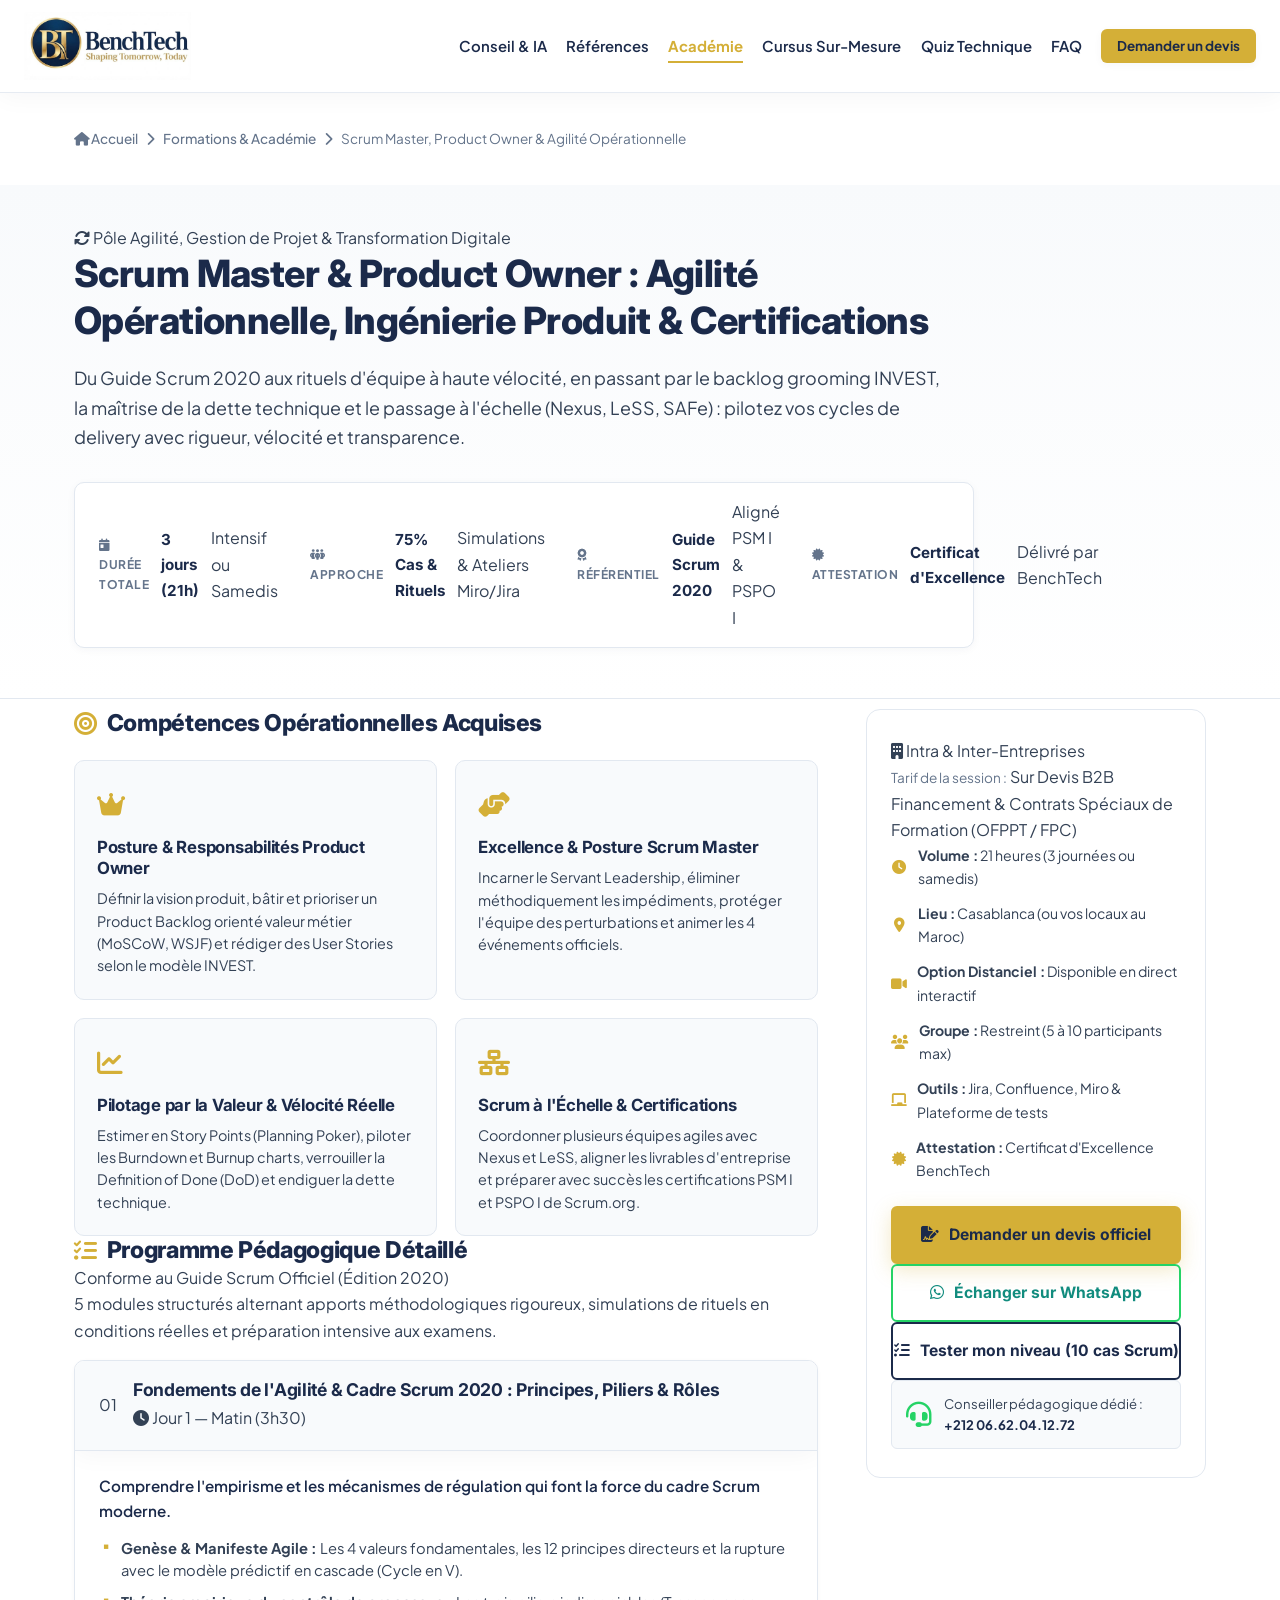
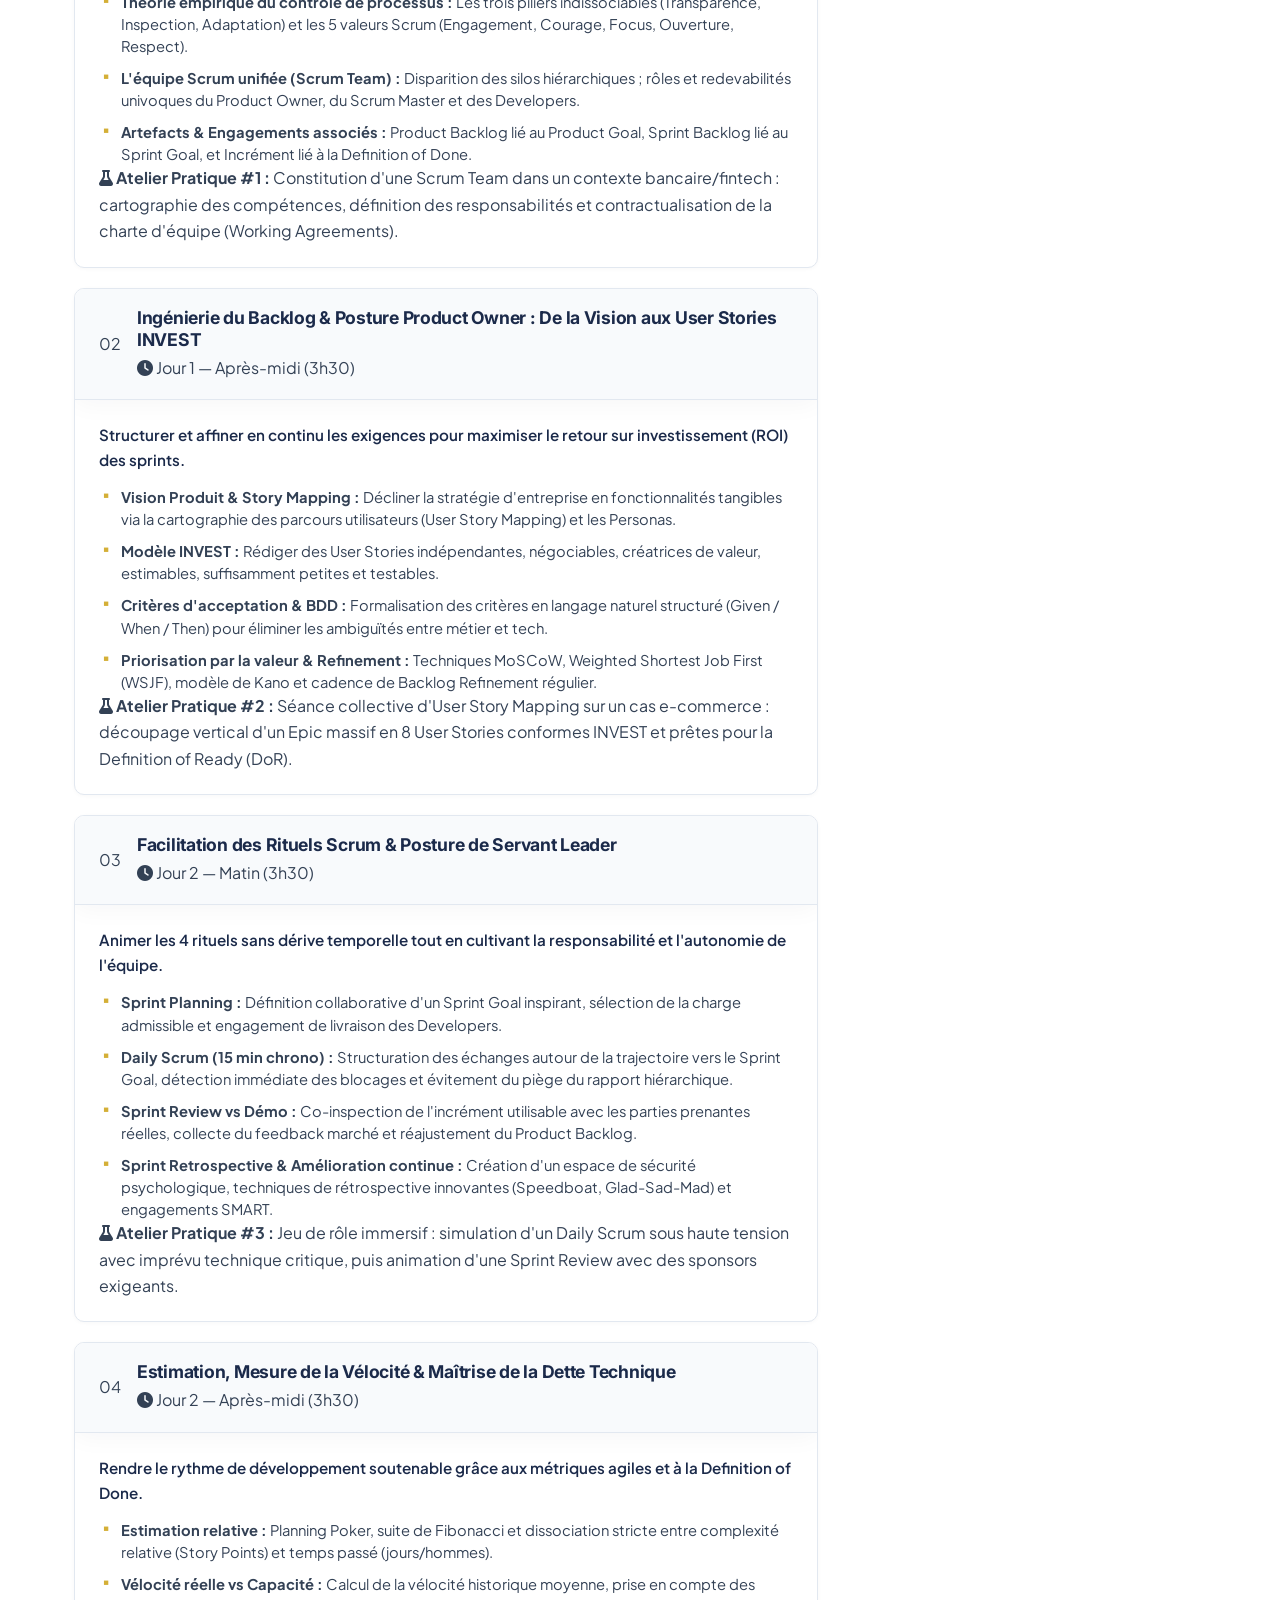
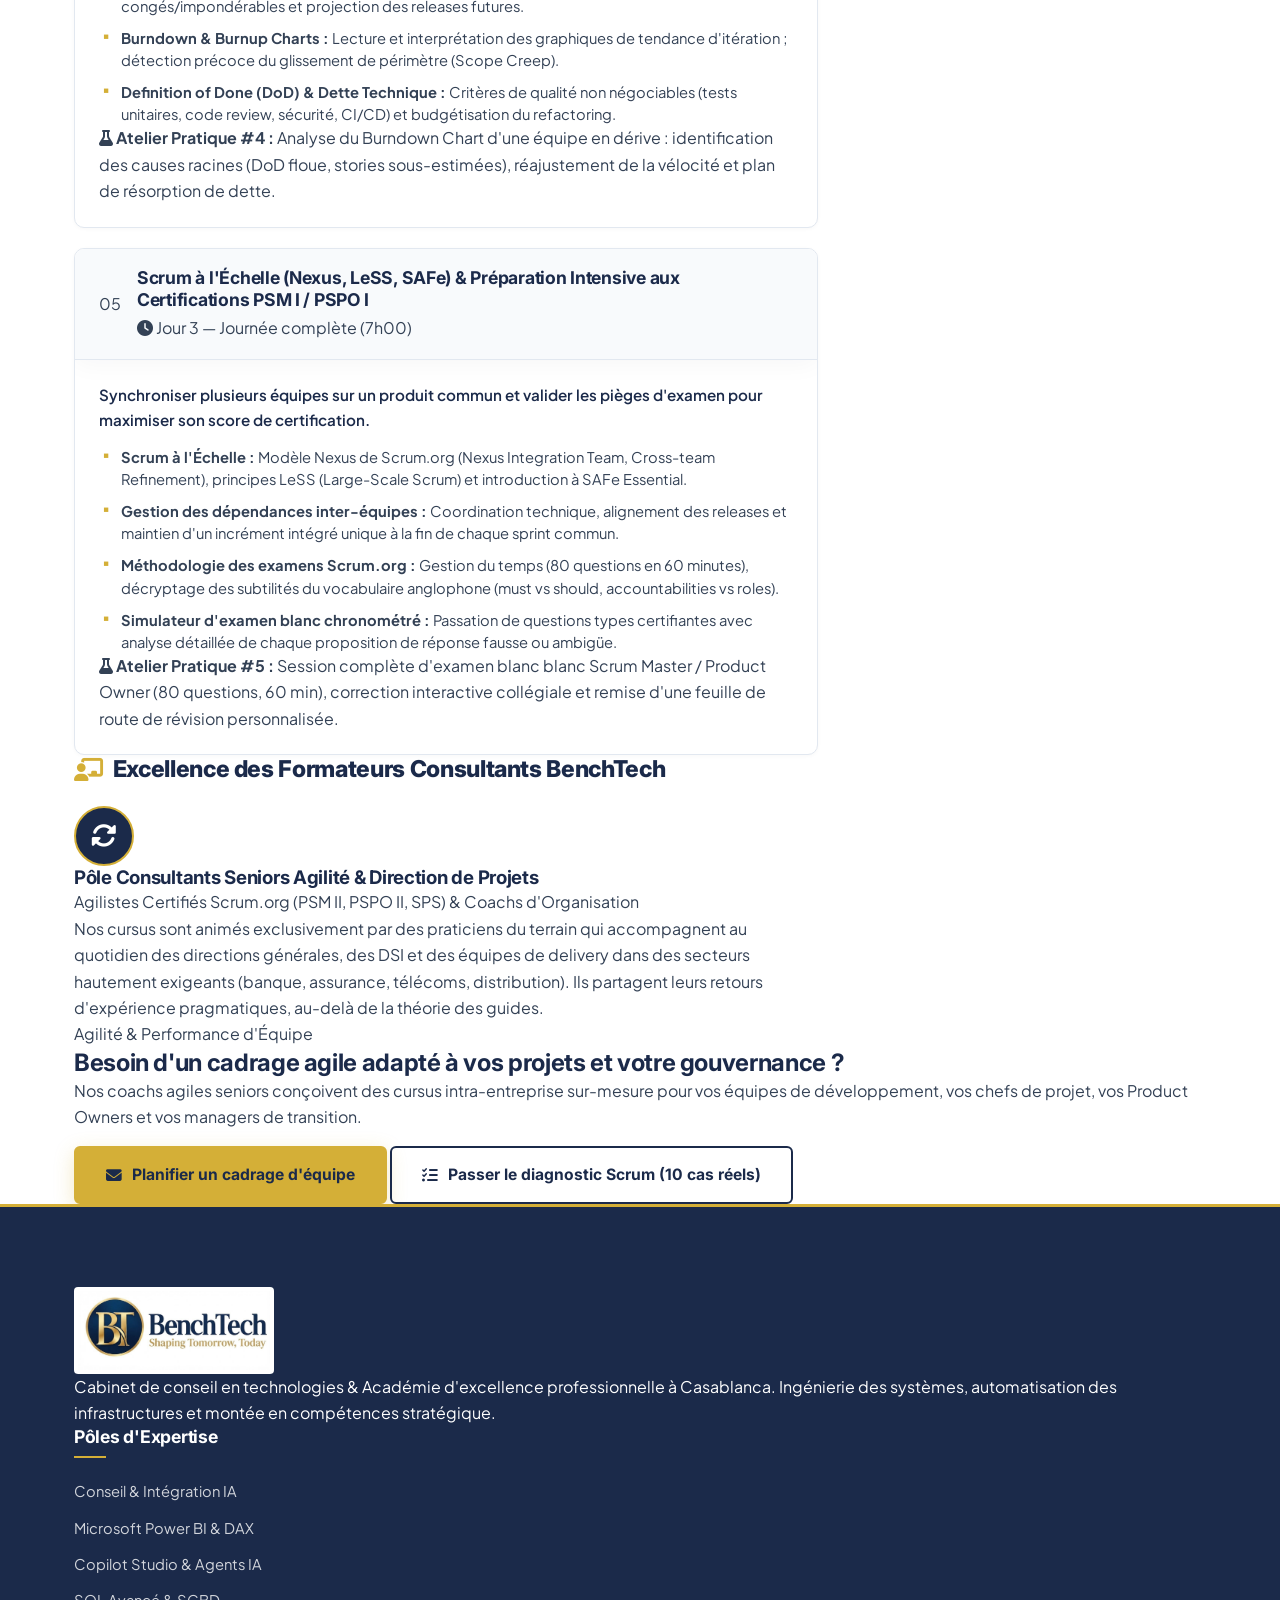
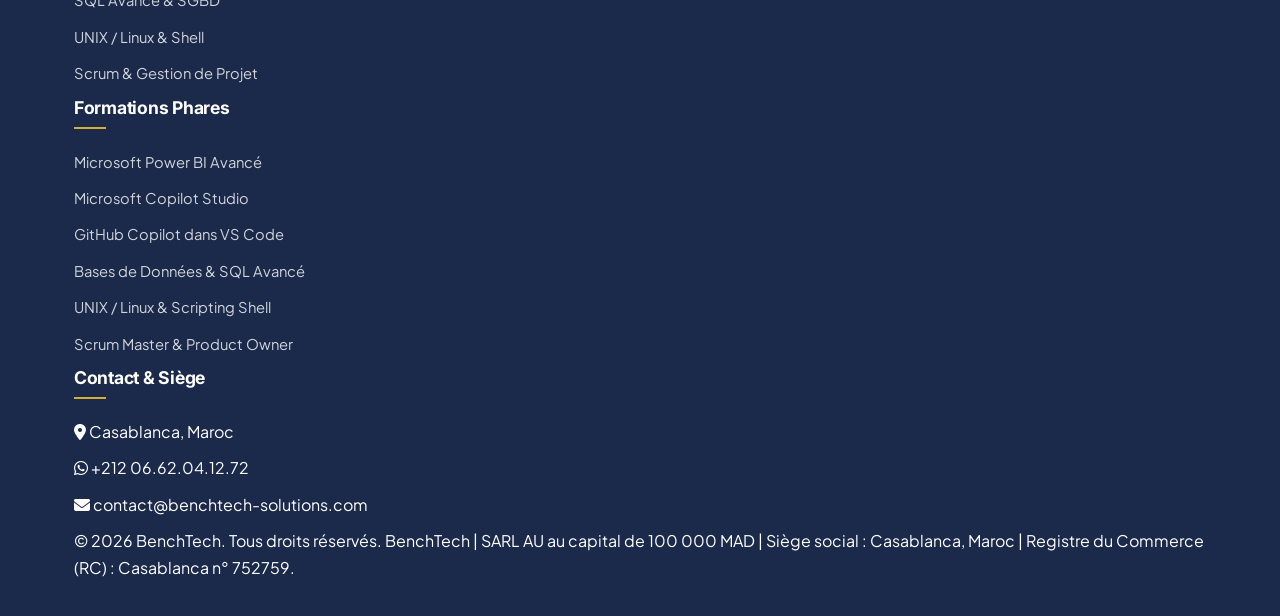
<file: siteweb/formations/scrum-agile.html>
<!DOCTYPE html>
<html lang="fr">
<head>
    <meta charset="UTF-8">
    <meta name="viewport" content="width=device-width, initial-scale=1.0">
    <title>Formation Scrum Master &amp; Product Owner : Agilité Opérationnelle &amp; Certifications | BenchTech</title>
    <meta name="description" content="Formation certifiante Scrum Master et Product Owner à Casablanca et en direct interactif. Maîtrisez le cadre Scrum 2020, la facilitation des rituels, le backlog grooming INVEST et préparez les certifications PSM I et PSPO I.">
    <link rel="canonical" href="https://www.benchtech-solutions.com/formations/scrum-agile">

    <!-- Métadonnées Sociales (Open Graph & Twitter Cards) -->
    <meta property="og:type" content="article">
    <meta property="og:locale" content="fr_FR">
    <meta property="og:site_name" content="BenchTech">
    <meta property="og:title" content="Formation Scrum Master &amp; Product Owner : Agilité Opérationnelle | BenchTech">
    <meta property="og:description" content="Cursus d'excellence dispensé par des consultants agiles seniors certifiés PSM/PSPO. Pratique intensive des rituels, métriques de vélocité, gestion de produit et passage à l'échelle.">
    <meta property="og:url" content="https://www.benchtech-solutions.com/formations/scrum-agile">
    <meta property="og:image" content="https://www.benchtech-solutions.com/images/logo-benchtech.png">
    
    <meta name="twitter:card" content="summary_large_image">
    <meta name="twitter:title" content="Formation Scrum Master &amp; Product Owner — BenchTech">
    <meta name="twitter:description" content="Formation opérationnelle Scrum &amp; Agilité : guide Scrum 2020, user stories INVEST, facilitation de rituels, burndown charts et préparation aux certifications.">
    <meta name="twitter:image" content="https://www.benchtech-solutions.com/images/logo-benchtech.png">

    <!-- Schéma structuré Schema.org (Course) -->
    <script type="application/ld+json">
    {
      "@context": "https://schema.org",
      "@type": "Course",
      "name": "Formation Scrum Master & Product Owner : Agilité Opérationnelle, Ingénierie Produit & Certifications",
      "description": "Programme intensif destiné aux chefs de projet, Scrum Masters, Product Owners et développeurs pour maîtriser le framework Scrum 2020, maximiser la valeur métier délivrée et préparer les certifications PSM I et PSPO I.",
      "provider": {
        "@type": "Organization",
        "name": "BenchTech",
        "url": "https://www.benchtech-solutions.com/",
        "logo": "https://www.benchtech-solutions.com/images/logo-benchtech.png"
      },
      "inLanguage": "fr",
      "educationalLevel": "Intermediate to Advanced",
      "hasCourseInstance": {
        "@type": "CourseInstance",
        "courseMode": ["onsite", "online"],
        "courseWorkload": "PT21H"
      }
    }
    </script>

    <!-- Favicon officiel BenchTech -->
    <link rel="icon" type="image/png" href="../images/favicon.png">
    <link rel="apple-touch-icon" href="../images/monogram-bt.png">

    <!-- Polices Google Fonts : Inter & Plus Jakarta Sans -->
    <link rel="preconnect" href="https://fonts.googleapis.com">
    <link rel="preconnect" href="https://fonts.gstatic.com" crossorigin>
    <link href="https://fonts.googleapis.com/css2?family=Inter:wght@400;500;600;700;800&family=Plus+Jakarta+Sans:wght@400;500;600;700;800&display=swap" rel="stylesheet">

    <!-- Font Awesome -->
    <link rel="stylesheet" href="https://cdnjs.cloudflare.com/ajax/libs/font-awesome/6.5.1/css/all.min.css">

    <!-- Feuilles de style -->
    <link rel="stylesheet" href="../css/style.css?v=5.1">
</head>
<body class="page-course-detail">

    <!-- =======================================================================
         1. NAVIGATION
         ======================================================================= -->
    <header>
        <div class="container">
            <nav aria-label="Navigation principale">
                <a href="../index.html" class="logo" aria-label="BenchTech — Retour à l'accueil">
                    <img src="../images/logo-benchtech-original.jpg" alt="BenchTech — shaping tomorrow, today" class="header-logo-img" width="220" height="68">
                </a>

                <ul class="nav-links" id="main-nav-links">
                    <li><a href="../index.html#conseil">Conseil &amp; IA</a></li>
                    <li><a href="../index.html#references">Références</a></li>
                    <li><a href="../index.html#formations" class="active">Académie</a></li>
                    <li><a href="../index.html#studios-sur-mesure">Cursus Sur-Mesure</a></li>
                    <li><a href="../index.html#evaluations">Quiz Technique</a></li>
                    <li><a href="../index.html#faq">FAQ</a></li>
                    <li><a href="../index.html#contact" class="nav-cta">Demander un devis</a></li>
                </ul>

                <button class="menu-toggle" id="mobile-menu" aria-label="Ouvrir le menu de navigation" aria-expanded="false" aria-controls="main-nav-links">
                    <i class="fas fa-bars"></i>
                </button>
            </nav>
        </div>
    </header>

    <main id="main-content">
        <!-- =======================================================================
             2. FIL D'ARIANE (BREADCRUMB)
             ======================================================================= -->
        <div class="breadcrumbs-bar">
            <div class="container">
                <nav aria-label="Fil d'Ariane">
                    <ol class="breadcrumb-list">
                        <li><a href="../index.html"><i class="fas fa-house" aria-hidden="true"></i> Accueil</a></li>
                        <li><i class="fas fa-chevron-right" aria-hidden="true"></i></li>
                        <li><a href="../index.html#formations">Formations &amp; Académie</a></li>
                        <li><i class="fas fa-chevron-right" aria-hidden="true"></i></li>
                        <li aria-current="page">Scrum Master, Product Owner &amp; Agilité Opérationnelle</li>
                    </ol>
                </nav>
            </div>
        </div>

        <!-- =======================================================================
             3. BANNIÈRE HERO DU CURSUS
             ======================================================================= -->
        <section class="course-hero">
            <div class="container">
                <div class="course-hero-content">
                    <div class="course-category-badge">
                        <i class="fas fa-sync-alt" aria-hidden="true"></i> Pôle Agilité, Gestion de Projet &amp; Transformation Digitale
                    </div>

                    <h1 class="course-main-title">
                        Scrum Master &amp; Product Owner : Agilité Opérationnelle, Ingénierie Produit &amp; <span class="highlight-gold">Certifications</span>
                    </h1>

                    <p class="course-lead">
                        Du Guide Scrum 2020 aux rituels d'équipe à haute vélocité, en passant par le backlog grooming INVEST, la maîtrise de la dette technique et le passage à l'échelle (Nexus, LeSS, SAFe) : pilotez vos cycles de delivery avec rigueur, vélocité et transparence.
                    </p>

                    <div class="course-metrics-bar">
                        <div class="metric-item">
                            <span class="metric-label"><i class="fas fa-calendar-day" aria-hidden="true"></i> Durée totale</span>
                            <span class="metric-value">3 jours (21h)</span>
                            <span class="metric-sub">Intensif ou Samedis</span>
                        </div>
                        <div class="metric-divider"></div>
                        <div class="metric-item">
                            <span class="metric-label"><i class="fas fa-people-group" aria-hidden="true"></i> Approche</span>
                            <span class="metric-value">75% Cas &amp; Rituels</span>
                            <span class="metric-sub">Simulations &amp; Ateliers Miro/Jira</span>
                        </div>
                        <div class="metric-divider"></div>
                        <div class="metric-item">
                            <span class="metric-label"><i class="fas fa-award" aria-hidden="true"></i> Référentiel</span>
                            <span class="metric-value">Guide Scrum 2020</span>
                            <span class="metric-sub">Aligné PSM I &amp; PSPO I</span>
                        </div>
                        <div class="metric-divider"></div>
                        <div class="metric-item">
                            <span class="metric-label"><i class="fas fa-certificate" aria-hidden="true"></i> Attestation</span>
                            <span class="metric-value">Certificat d'Excellence</span>
                            <span class="metric-sub">Délivré par BenchTech</span>
                        </div>
                    </div>
                </div>
            </div>
        </section>

        <!-- =======================================================================
             4. GRILLE PRINCIPALE (SYLLABUS + SIDEBAR STICKY)
             ======================================================================= -->
        <div class="container">
            <div class="course-layout-grid">
                
                <!-- COLONNE PRINCIPALE DU PROGRAMME -->
                <div class="course-main-col">

                    <!-- Bloc Objectifs Opérationnels -->
                    <section class="course-block-card">
                        <h2 class="block-heading"><i class="fas fa-bullseye" aria-hidden="true"></i> Compétences Opérationnelles Acquises</h2>
                        <div class="outcomes-grid">
                            <div class="outcome-card">
                                <div class="outcome-icon"><i class="fas fa-crown" aria-hidden="true"></i></div>
                                <h4>Posture &amp; Responsabilités Product Owner</h4>
                                <p>Définir la vision produit, bâtir et prioriser un Product Backlog orienté valeur métier (MoSCoW, WSJF) et rédiger des User Stories selon le modèle INVEST.</p>
                            </div>
                            <div class="outcome-card">
                                <div class="outcome-icon"><i class="fas fa-handshake-angle" aria-hidden="true"></i></div>
                                <h4>Excellence &amp; Posture Scrum Master</h4>
                                <p>Incarner le Servant Leadership, éliminer méthodiquement les impédiments, protéger l'équipe des perturbations et animer les 4 événements officiels.</p>
                            </div>
                            <div class="outcome-card">
                                <div class="outcome-icon"><i class="fas fa-chart-line" aria-hidden="true"></i></div>
                                <h4>Pilotage par la Valeur &amp; Vélocité Réelle</h4>
                                <p>Estimer en Story Points (Planning Poker), piloter les Burndown et Burnup charts, verrouiller la Definition of Done (DoD) et endiguer la dette technique.</p>
                            </div>
                            <div class="outcome-card">
                                <div class="outcome-icon"><i class="fas fa-network-wired" aria-hidden="true"></i></div>
                                <h4>Scrum à l'Échelle &amp; Certifications</h4>
                                <p>Coordonner plusieurs équipes agiles avec Nexus et LeSS, aligner les livrables d'entreprise et préparer avec succès les certifications PSM I et PSPO I de Scrum.org.</p>
                            </div>
                        </div>
                    </section>

                    <!-- Programme Détaillé Module par Module (Syllabus) -->
                    <section class="course-block-card">
                        <div class="syllabus-header-row">
                            <h2 class="block-heading" style="margin-bottom: 0;">
                                <i class="fas fa-list-check" aria-hidden="true"></i> Programme Pédagogique Détaillé
                            </h2>
                            <span class="syllabus-version-chip">Conforme au Guide Scrum Officiel (Édition 2020)</span>
                        </div>
                        <p class="section-subtext">
                            5 modules structurés alternant apports méthodologiques rigoureux, simulations de rituels en conditions réelles et préparation intensive aux examens.
                        </p>

                        <div class="syllabus-timeline">
                            <!-- Module 1 -->
                            <article class="syllabus-card">
                                <header class="syllabus-card-header">
                                    <span class="module-number">01</span>
                                    <div class="module-title-wrap">
                                        <h3>Fondements de l'Agilité &amp; Cadre Scrum 2020 : Principes, Piliers &amp; Rôles</h3>
                                        <span class="module-time"><i class="fas fa-clock" aria-hidden="true"></i> Jour 1 — Matin (3h30)</span>
                                    </div>
                                </header>
                                <div class="syllabus-card-body">
                                    <p class="module-intro">
                                        Comprendre l'empirisme et les mécanismes de régulation qui font la force du cadre Scrum moderne.
                                    </p>
                                    <ul class="module-points">
                                        <li><strong>Genèse &amp; Manifeste Agile :</strong> Les 4 valeurs fondamentales, les 12 principes directeurs et la rupture avec le modèle prédictif en cascade (Cycle en V).</li>
                                        <li><strong>Théorie empirique du contrôle de processus :</strong> Les trois piliers indissociables (Transparence, Inspection, Adaptation) et les 5 valeurs Scrum (Engagement, Courage, Focus, Ouverture, Respect).</li>
                                        <li><strong>L'équipe Scrum unifiée (Scrum Team) :</strong> Disparition des silos hiérarchiques ; rôles et redevabilités univoques du Product Owner, du Scrum Master et des Developers.</li>
                                        <li><strong>Artefacts &amp; Engagements associés :</strong> Product Backlog lié au Product Goal, Sprint Backlog lié au Sprint Goal, et Incrément lié à la Definition of Done.</li>
                                    </ul>
                                    <div class="module-workshop-badge">
                                        <i class="fas fa-flask" aria-hidden="true"></i> <strong>Atelier Pratique #1 :</strong> Constitution d'une Scrum Team dans un contexte bancaire/fintech : cartographie des compétences, définition des responsabilités et contractualisation de la charte d'équipe (Working Agreements).
                                    </div>
                                </div>
                            </article>

                            <!-- Module 2 -->
                            <article class="syllabus-card">
                                <header class="syllabus-card-header">
                                    <span class="module-number">02</span>
                                    <div class="module-title-wrap">
                                        <h3>Ingénierie du Backlog &amp; Posture Product Owner : De la Vision aux User Stories INVEST</h3>
                                        <span class="module-time"><i class="fas fa-clock" aria-hidden="true"></i> Jour 1 — Après-midi (3h30)</span>
                                    </div>
                                </header>
                                <div class="syllabus-card-body">
                                    <p class="module-intro">
                                        Structurer et affiner en continu les exigences pour maximiser le retour sur investissement (ROI) des sprints.
                                    </p>
                                    <ul class="module-points">
                                        <li><strong>Vision Produit &amp; Story Mapping :</strong> Décliner la stratégie d'entreprise en fonctionnalités tangibles via la cartographie des parcours utilisateurs (User Story Mapping) et les Personas.</li>
                                        <li><strong>Modèle INVEST :</strong> Rédiger des User Stories indépendantes, négociables, créatrices de valeur, estimables, suffisamment petites et testables.</li>
                                        <li><strong>Critères d'acceptation &amp; BDD :</strong> Formalisation des critères en langage naturel structuré (Given / When / Then) pour éliminer les ambiguïtés entre métier et tech.</li>
                                        <li><strong>Priorisation par la valeur &amp; Refinement :</strong> Techniques MoSCoW, Weighted Shortest Job First (WSJF), modèle de Kano et cadence de Backlog Refinement régulier.</li>
                                    </ul>
                                    <div class="module-workshop-badge">
                                        <i class="fas fa-flask" aria-hidden="true"></i> <strong>Atelier Pratique #2 :</strong> Séance collective d'User Story Mapping sur un cas e-commerce : découpage vertical d'un Epic massif en 8 User Stories conformes INVEST et prêtes pour la Definition of Ready (DoR).
                                    </div>
                                </div>
                            </article>

                            <!-- Module 3 -->
                            <article class="syllabus-card">
                                <header class="syllabus-card-header">
                                    <span class="module-number">03</span>
                                    <div class="module-title-wrap">
                                        <h3>Facilitation des Rituels Scrum &amp; Posture de Servant Leader</h3>
                                        <span class="module-time"><i class="fas fa-clock" aria-hidden="true"></i> Jour 2 — Matin (3h30)</span>
                                    </div>
                                </header>
                                <div class="syllabus-card-body">
                                    <p class="module-intro">
                                        Animer les 4 rituels sans dérive temporelle tout en cultivant la responsabilité et l'autonomie de l'équipe.
                                    </p>
                                    <ul class="module-points">
                                        <li><strong>Sprint Planning :</strong> Définition collaborative d'un Sprint Goal inspirant, sélection de la charge admissible et engagement de livraison des Developers.</li>
                                        <li><strong>Daily Scrum (15 min chrono) :</strong> Structuration des échanges autour de la trajectoire vers le Sprint Goal, détection immédiate des blocages et évitement du piège du rapport hiérarchique.</li>
                                        <li><strong>Sprint Review vs Démo :</strong> Co-inspection de l'incrément utilisable avec les parties prenantes réelles, collecte du feedback marché et réajustement du Product Backlog.</li>
                                        <li><strong>Sprint Retrospective &amp; Amélioration continue :</strong> Création d'un espace de sécurité psychologique, techniques de rétrospective innovantes (Speedboat, Glad-Sad-Mad) et engagements SMART.</li>
                                    </ul>
                                    <div class="module-workshop-badge">
                                        <i class="fas fa-flask" aria-hidden="true"></i> <strong>Atelier Pratique #3 :</strong> Jeu de rôle immersif : simulation d'un Daily Scrum sous haute tension avec imprévu technique critique, puis animation d'une Sprint Review avec des sponsors exigeants.
                                    </div>
                                </div>
                            </article>

                            <!-- Module 4 -->
                            <article class="syllabus-card">
                                <header class="syllabus-card-header">
                                    <span class="module-number">04</span>
                                    <div class="module-title-wrap">
                                        <h3>Estimation, Mesure de la Vélocité &amp; Maîtrise de la Dette Technique</h3>
                                        <span class="module-time"><i class="fas fa-clock" aria-hidden="true"></i> Jour 2 — Après-midi (3h30)</span>
                                    </div>
                                </header>
                                <div class="syllabus-card-body">
                                    <p class="module-intro">
                                        Rendre le rythme de développement soutenable grâce aux métriques agiles et à la Definition of Done.
                                    </p>
                                    <ul class="module-points">
                                        <li><strong>Estimation relative :</strong> Planning Poker, suite de Fibonacci et dissociation stricte entre complexité relative (Story Points) et temps passé (jours/hommes).</li>
                                        <li><strong>Vélocité réelle vs Capacité :</strong> Calcul de la vélocité historique moyenne, prise en compte des congés/impondérables et projection des releases futures.</li>
                                        <li><strong>Burndown &amp; Burnup Charts :</strong> Lecture et interprétation des graphiques de tendance d'itération ; détection précoce du glissement de périmètre (Scope Creep).</li>
                                        <li><strong>Definition of Done (DoD) &amp; Dette Technique :</strong> Critères de qualité non négociables (tests unitaires, code review, sécurité, CI/CD) et budgétisation du refactoring.</li>
                                    </ul>
                                    <div class="module-workshop-badge">
                                        <i class="fas fa-flask" aria-hidden="true"></i> <strong>Atelier Pratique #4 :</strong> Analyse du Burndown Chart d'une équipe en dérive : identification des causes racines (DoD floue, stories sous-estimées), réajustement de la vélocité et plan de résorption de dette.
                                    </div>
                                </div>
                            </article>

                            <!-- Module 5 -->
                            <article class="syllabus-card">
                                <header class="syllabus-card-header">
                                    <span class="module-number">05</span>
                                    <div class="module-title-wrap">
                                        <h3>Scrum à l'Échelle (Nexus, LeSS, SAFe) &amp; Préparation Intensive aux Certifications PSM I / PSPO I</h3>
                                        <span class="module-time"><i class="fas fa-clock" aria-hidden="true"></i> Jour 3 — Journée complète (7h00)</span>
                                    </div>
                                </header>
                                <div class="syllabus-card-body">
                                    <p class="module-intro">
                                        Synchroniser plusieurs équipes sur un produit commun et valider les pièges d'examen pour maximiser son score de certification.
                                    </p>
                                    <ul class="module-points">
                                        <li><strong>Scrum à l'Échelle :</strong> Modèle Nexus de Scrum.org (Nexus Integration Team, Cross-team Refinement), principes LeSS (Large-Scale Scrum) et introduction à SAFe Essential.</li>
                                        <li><strong>Gestion des dépendances inter-équipes :</strong> Coordination technique, alignement des releases et maintien d'un incrément intégré unique à la fin de chaque sprint commun.</li>
                                        <li><strong>Méthodologie des examens Scrum.org :</strong> Gestion du temps (80 questions en 60 minutes), décryptage des subtilités du vocabulaire anglophone (must vs should, accountabilities vs roles).</li>
                                        <li><strong>Simulateur d'examen blanc chronométré :</strong> Passation de questions types certifiantes avec analyse détaillée de chaque proposition de réponse fausse ou ambigüe.</li>
                                    </ul>
                                    <div class="module-workshop-badge">
                                        <i class="fas fa-flask" aria-hidden="true"></i> <strong>Atelier Pratique #5 :</strong> Session complète d'examen blanc blanc Scrum Master / Product Owner (80 questions, 60 min), correction interactive collégiale et remise d'une feuille de route de révision personnalisée.
                                    </div>
                                </div>
                            </article>
                        </div>
                    </section>

                    <!-- Profil du Formateur -->
                    <section class="course-block-card">
                        <h2 class="block-heading"><i class="fas fa-chalkboard-user" aria-hidden="true"></i> Excellence des Formateurs Consultants BenchTech</h2>
                        <div class="instructor-profile">
                            <div class="instructor-avatar">
                                <i class="fas fa-sync-alt" aria-hidden="true"></i>
                            </div>
                            <div class="instructor-bio">
                                <h3>Pôle Consultants Seniors Agilité &amp; Direction de Projets</h3>
                                <span class="instructor-title">Agilistes Certifiés Scrum.org (PSM II, PSPO II, SPS) &amp; Coachs d'Organisation</span>
                                <p>
                                    Nos cursus sont animés exclusivement par des praticiens du terrain qui accompagnent au quotidien des directions générales, des DSI et des équipes de delivery dans des secteurs hautement exigeants (banque, assurance, télécoms, distribution). Ils partagent leurs retours d'expérience pragmatiques, au-delà de la théorie des guides.
                                </p>
                            </div>
                        </div>
                    </section>

                </div>

                <!-- COLONNE LATÉRALE : STICKY SIDEBAR DE RÉSERVATION -->
                <aside class="course-sidebar-col">
                    <div class="sticky-sidebar-card">
                        <div class="sidebar-header">
                            <span class="sidebar-format-badge"><i class="fas fa-building" aria-hidden="true"></i> Intra &amp; Inter-Entreprises</span>
                            <div class="sidebar-price-row">
                                <span class="sidebar-price-label">Tarif de la session :</span>
                                <span class="sidebar-price-val">Sur Devis B2B</span>
                            </div>
                            <span class="sidebar-price-sub">Financement &amp; Contrats Spéciaux de Formation (OFPPT / FPC)</span>
                        </div>

                        <div class="sidebar-body">
                            <ul class="sidebar-features-list">
                                <li><i class="fas fa-clock" aria-hidden="true"></i> <span><strong>Volume :</strong> 21 heures (3 journées ou samedis)</span></li>
                                <li><i class="fas fa-location-dot" aria-hidden="true"></i> <span><strong>Lieu :</strong> Casablanca (ou vos locaux au Maroc)</span></li>
                                <li><i class="fas fa-video" aria-hidden="true"></i> <span><strong>Option Distanciel :</strong> Disponible en direct interactif</span></li>
                                <li><i class="fas fa-users" aria-hidden="true"></i> <span><strong>Groupe :</strong> Restreint (5 à 10 participants max)</span></li>
                                <li><i class="fas fa-chalkboard" aria-hidden="true"></i> <span><strong>Outils :</strong> Jira, Confluence, Miro &amp; Plateforme de tests</span></li>
                                <li><i class="fas fa-certificate" aria-hidden="true"></i> <span><strong>Attestation :</strong> Certificat d'Excellence BenchTech</span></li>
                            </ul>

                            <div class="sidebar-cta-group">
                                <a href="../index.html#contact" class="btn btn-primary" style="width: 100%;">
                                    <i class="fas fa-file-signature" aria-hidden="true"></i> Demander un devis officiel
                                </a>

                                <a href="https://wa.me/212662041272?text=Bonjour%20BenchTech%2C%20je%20souhaite%20des%20informations%20sur%20la%20formation%20Scrum%20Master%20et%20Agilit%C3%A9." class="btn btn-outline" style="width: 100%; border-color: #25D366; color: #128C7E; font-weight: 700;" target="_blank" rel="noopener noreferrer">
                                    <i class="fab fa-whatsapp" aria-hidden="true"></i> Échanger sur WhatsApp
                                </a>

                                <a href="../index.html?quiz=scrum#evaluations" class="btn btn-outline" style="width: 100%;">
                                    <i class="fas fa-list-check" aria-hidden="true"></i> Tester mon niveau (10 cas Scrum)
                                </a>
                            </div>

                            <div class="sidebar-phone-support">
                                <i class="fas fa-headset" aria-hidden="true"></i>
                                <div>
                                    <span class="support-label">Conseiller pédagogique dédié :</span>
                                    <a href="tel:+212662041272" class="support-num">+212 06.62.04.12.72</a>
                                </div>
                            </div>
                        </div>
                    </div>
                </aside>

            </div>
        </div>

        <!-- =======================================================================
             5. SECTION CALL-TO-ACTION INFÉRIEURE
             ======================================================================= -->
        <section class="course-cta-section">
            <div class="container">
                <div class="cta-inner-card">
                    <span class="cta-tag">Agilité &amp; Performance d'Équipe</span>
                    <h2>Besoin d'un cadrage agile adapté à vos projets et votre gouvernance ?</h2>
                    <p>
                        Nos coachs agiles seniors conçoivent des cursus intra-entreprise sur-mesure pour vos équipes de développement, vos chefs de projet, vos Product Owners et vos managers de transition.
                    </p>
                    <div class="cta-buttons-row">
                        <a href="../index.html#contact" class="btn btn-primary">
                            <i class="fas fa-envelope" aria-hidden="true"></i> Planifier un cadrage d'équipe
                        </a>
                        <a href="../index.html?quiz=scrum#evaluations" class="btn btn-secondary">
                            <i class="fas fa-list-check" aria-hidden="true"></i> Passer le diagnostic Scrum (10 cas réels)
                        </a>
                    </div>
                </div>
            </div>
        </section>
    </main>

    <!-- =======================================================================
         6. FOOTER INSTITUTIONNEL BenchTech
         ======================================================================= -->
    <footer>
        <div class="container">
            <div class="footer-grid">
                <div class="footer-column">
                    <img src="../images/logo-benchtech-original.jpg" alt="BenchTech" class="footer-logo-img" width="200" height="62" style="background: #fff; padding: 4px; border-radius: 4px;">
                    <p class="footer-mission">
                        Cabinet de conseil en technologies &amp; Académie d'excellence professionnelle à Casablanca. Ingénierie des systèmes, automatisation des infrastructures et montée en compétences stratégique.
                    </p>
                </div>

                <div class="footer-column">
                    <h4>Pôles d'Expertise</h4>
                    <ul>
                        <li><a href="../index.html#conseil">Conseil &amp; Intégration IA</a></li>
                        <li><a href="power-bi.html">Microsoft Power BI &amp; DAX</a></li>
                        <li><a href="copilot-studio.html">Copilot Studio &amp; Agents IA</a></li>
                        <li><a href="sql-sgbd.html">SQL Avancé &amp; SGBD</a></li>
                        <li><a href="unix-linux.html">UNIX / Linux &amp; Shell</a></li>
                        <li><a href="scrum-agile.html">Scrum &amp; Gestion de Projet</a></li>
                    </ul>
                </div>

                <div class="footer-column">
                    <h4>Formations Phares</h4>
                    <ul>
                        <li><a href="power-bi.html">Microsoft Power BI Avancé</a></li>
                        <li><a href="copilot-studio.html">Microsoft Copilot Studio</a></li>
                        <li><a href="github-copilot.html">GitHub Copilot dans VS Code</a></li>
                        <li><a href="sql-sgbd.html">Bases de Données &amp; SQL Avancé</a></li>
                        <li><a href="unix-linux.html">UNIX / Linux &amp; Scripting Shell</a></li>
                        <li><a href="scrum-agile.html">Scrum Master &amp; Product Owner</a></li>
                    </ul>
                </div>

                <div class="footer-column">
                    <h4>Contact &amp; Siège</h4>
                    <ul class="contact-info">
                        <li><i class="fas fa-location-dot" aria-hidden="true"></i> <span>Casablanca, Maroc</span></li>
                        <li><i class="fab fa-whatsapp" aria-hidden="true"></i> <span>+212 06.62.04.12.72</span></li>
                        <li><i class="fas fa-envelope" aria-hidden="true"></i> <span>contact@benchtech-solutions.com</span></li>
                    </ul>
                </div>
            </div>

            <div class="footer-bottom">
                <p>
                    &copy; 2026 BenchTech. Tous droits réservés.
                    <span class="footer-legal-tag">
                        BenchTech | SARL AU au capital de 100 000 MAD | Siège social : Casablanca, Maroc | Registre du Commerce (RC) : Casablanca n° 752759.
                    </span>
                </p>
            </div>
        </div>
    </footer>

    <!-- Script Menu Mobile -->
    <script>
        (function() {
            try {
                localStorage.removeItem('benchtech_display_mode');
                document.documentElement.removeAttribute('data-theme');
            } catch(e) {}

            const menuToggle = document.getElementById('mobile-menu');
            const navLinks = document.getElementById('main-nav-links');
            if (menuToggle && navLinks) {
                menuToggle.addEventListener('click', () => {
                    const isActive = navLinks.classList.toggle('active');
                    menuToggle.setAttribute('aria-expanded', String(isActive));
                });
            }
        })();
    </script>
</body>
</html>
</file>
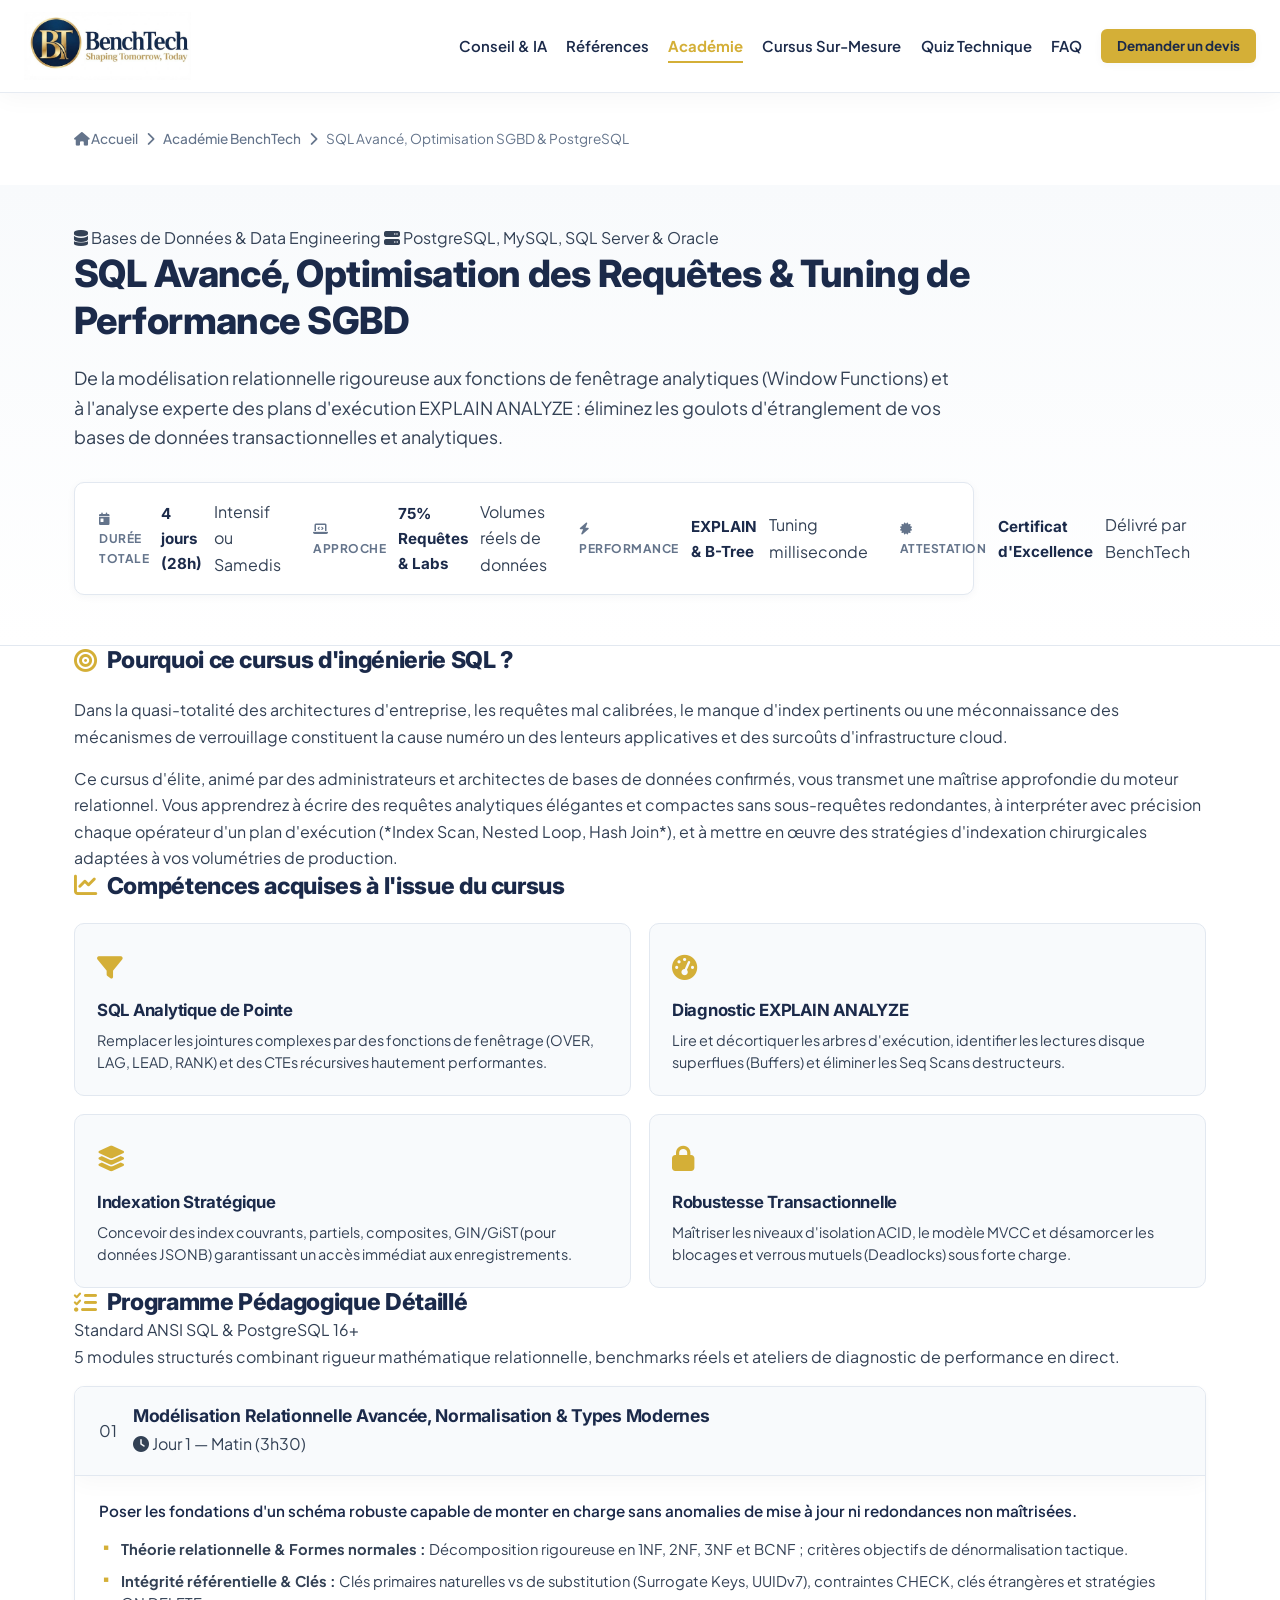
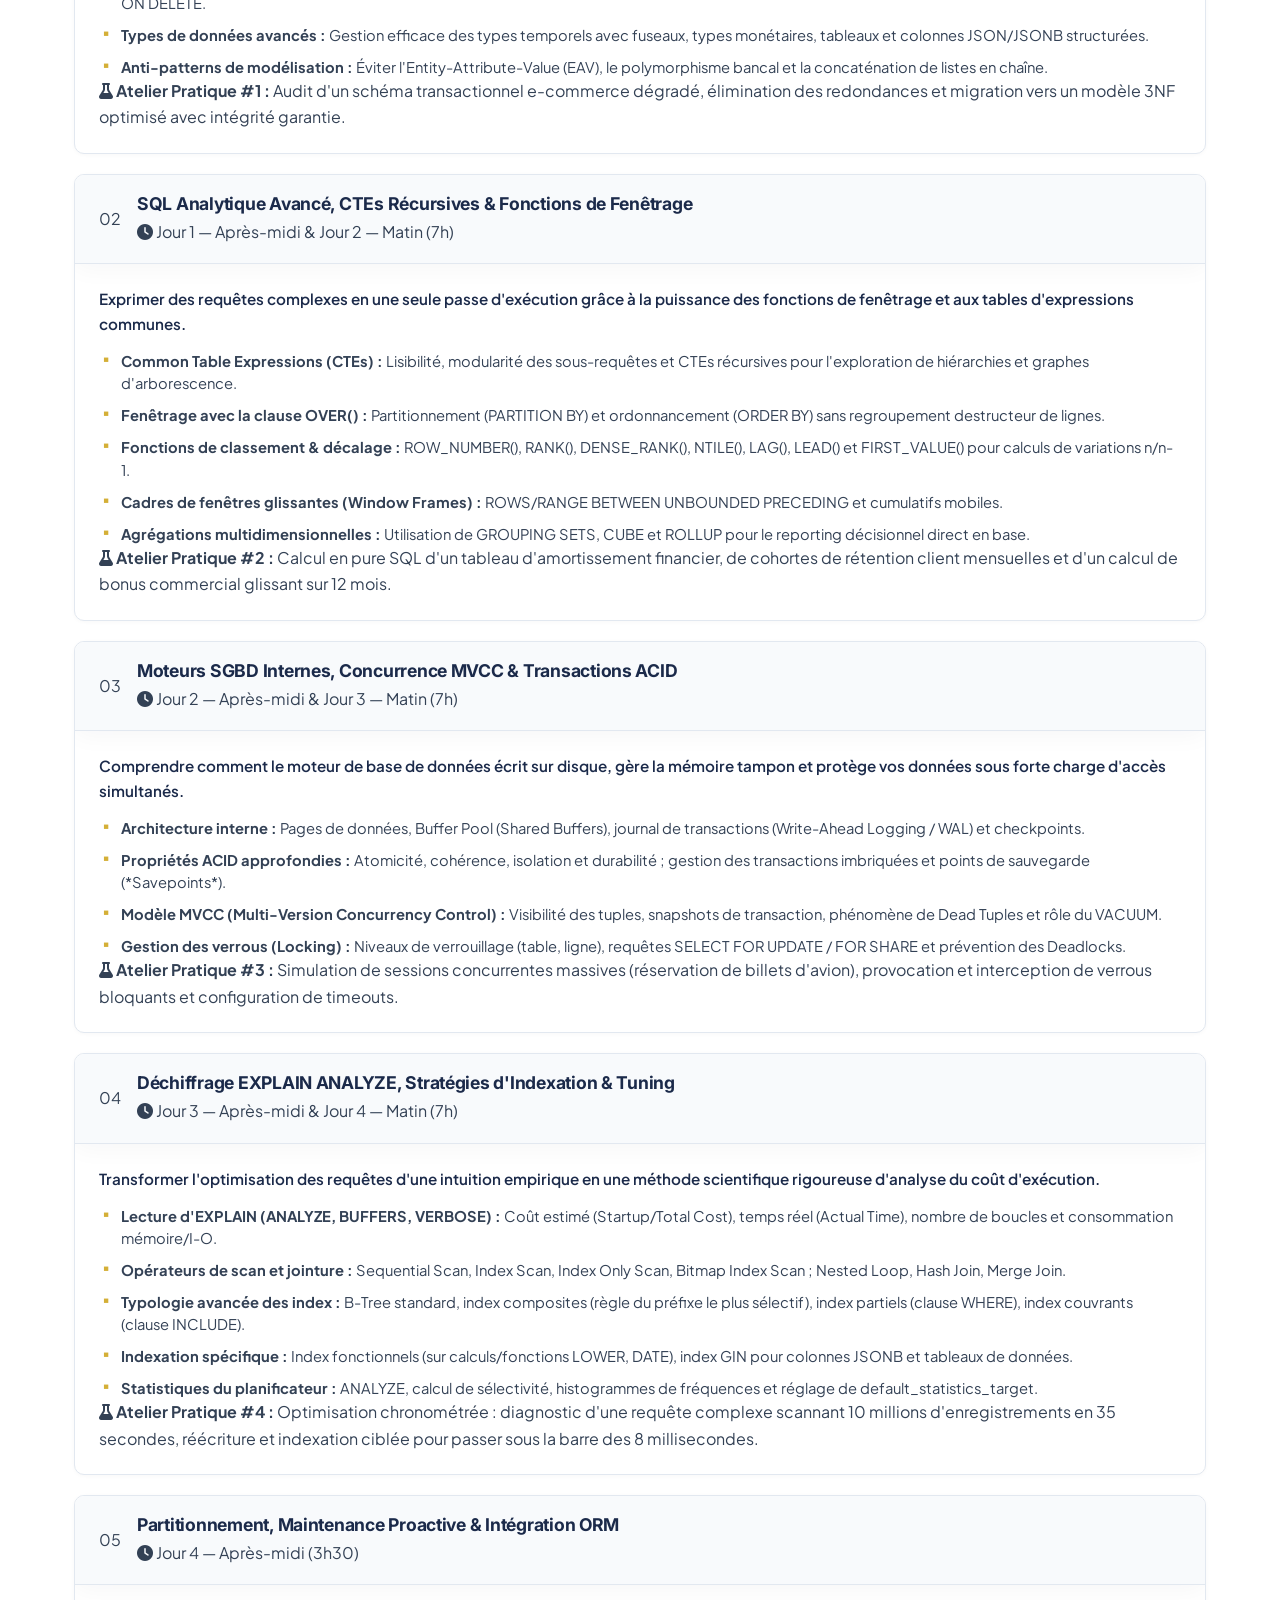
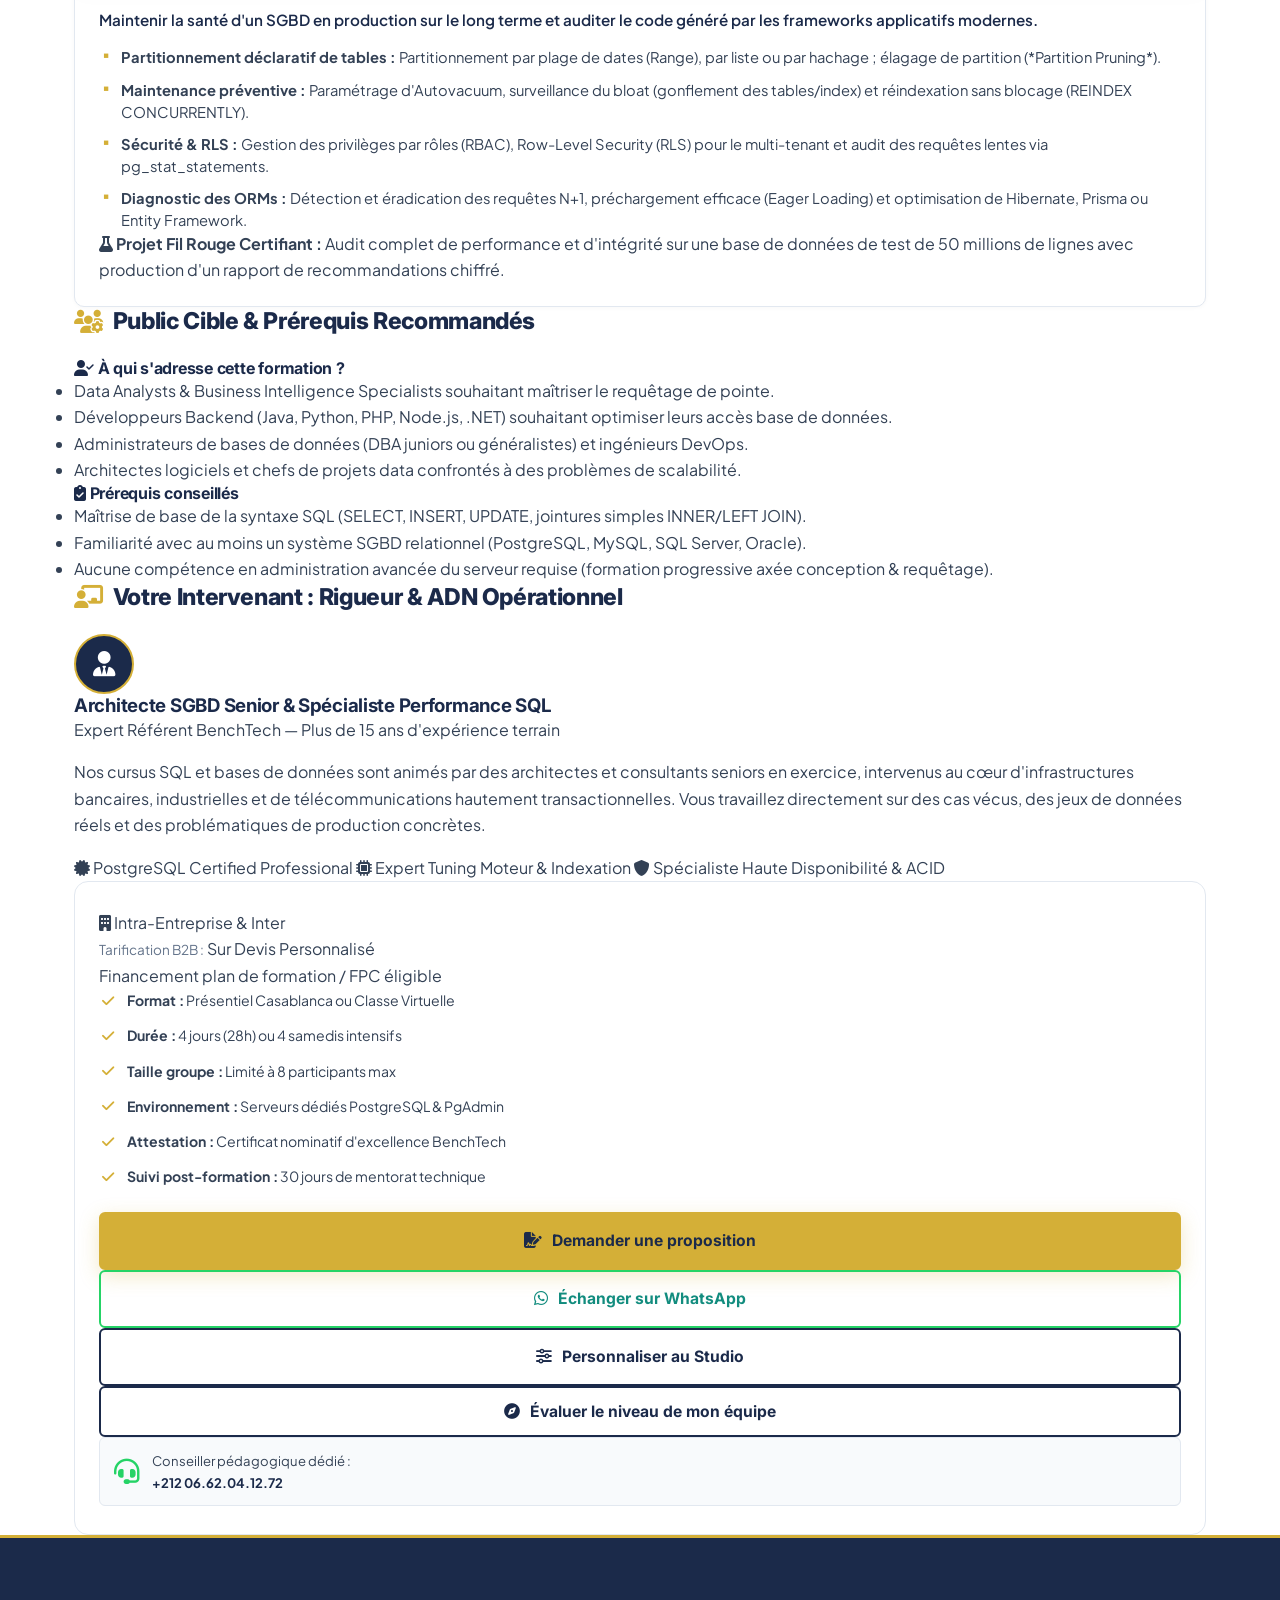
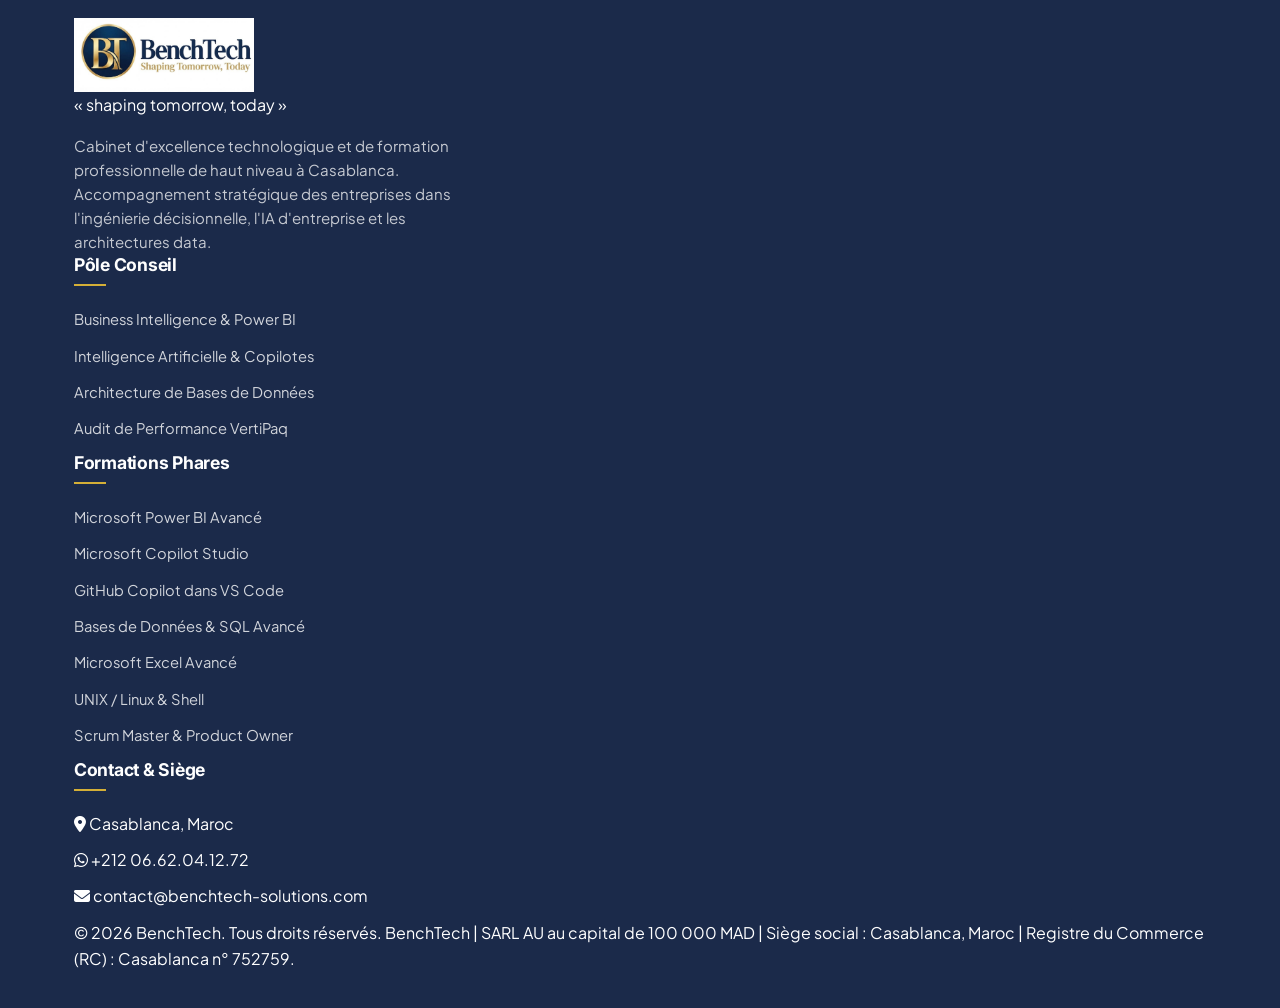
<file: siteweb/formations/sql-sgbd.html>
<!DOCTYPE html>
<html lang="fr">
<head>
    <meta charset="UTF-8">
    <meta name="viewport" content="width=device-width, initial-scale=1.0">
    <title>Formation SQL Avancé, Optimisation SGBD &amp; PostgreSQL | BenchTech</title>
    <meta name="description" content="Formation certifiante SQL Avancé et optimisation des performances SGBD à Casablanca et en ligne. Maîtrisez les requêtes analytiques (Window Functions), l'indexation B-Tree, l'analyse EXPLAIN et le tuning PostgreSQL / MySQL.">
    <link rel="canonical" href="https://www.benchtech-solutions.com/formations/sql-sgbd">

    <!-- Métadonnées Sociales (Open Graph & Twitter Cards) -->
    <meta property="og:type" content="article">
    <meta property="og:locale" content="fr_FR">
    <meta property="og:site_name" content="BenchTech">
    <meta property="og:title" content="Formation SQL Avancé : Requêtes Analytiques &amp; Optimisation SGBD | BenchTech">
    <meta property="og:description" content="Cursus d'ingénierie animé par des DBAs seniors. Modélisation 3NF, fenêtrage OVER, plans d'exécution EXPLAIN ANALYZE et tuning d'index haute performance.">
    <meta property="og:url" content="https://www.benchtech-solutions.com/formations/sql-sgbd">
    <meta property="og:image" content="https://www.benchtech-solutions.com/images/logo-benchtech.png">
    
    <meta name="twitter:card" content="summary_large_image">
    <meta name="twitter:title" content="Formation SQL Avancé &amp; Tuning SGBD — BenchTech">
    <meta name="twitter:description" content="Perfectionnement professionnel SQL : requêtes analytiques complexes, indexation avancée, transactions ACID et élimination des goulets d'étranglement.">
    <meta name="twitter:image" content="https://www.benchtech-solutions.com/images/logo-benchtech.png">

    <!-- Schéma structuré Schema.org (Course) -->
    <script type="application/ld+json">
    {
      "@context": "https://schema.org",
      "@type": "Course",
      "name": "Formation SQL Avancé : Requêtes Analytiques, Indexation & Optimisation des Plans d'Exécution",
      "description": "Programme intensif pour data analysts, développeurs backend et administrateurs de bases de données souhaitant maîtriser le requêtage SQL complexe, l'optimisation des performances et l'architecture des SGBD.",
      "provider": {
        "@type": "Organization",
        "name": "BenchTech",
        "url": "https://www.benchtech-solutions.com/",
        "logo": "https://www.benchtech-solutions.com/images/logo-benchtech.png"
      },
      "inLanguage": "fr",
      "educationalLevel": "Intermediate to Advanced",
      "hasCourseInstance": {
        "@type": "CourseInstance",
        "courseMode": ["onsite", "online"],
        "courseWorkload": "PT28H"
      }
    }
    </script>

    <!-- Favicon officiel BenchTech -->
    <link rel="icon" type="image/png" href="../images/favicon.png">
    <link rel="apple-touch-icon" href="../images/monogram-bt.png">

    <!-- Polices Google Fonts : Inter & Plus Jakarta Sans -->
    <link rel="preconnect" href="https://fonts.googleapis.com">
    <link rel="preconnect" href="https://fonts.gstatic.com" crossorigin>
    <link href="https://fonts.googleapis.com/css2?family=Inter:wght@400;500;600;700;800&family=Plus+Jakarta+Sans:wght@400;500;600;700;800&display=swap" rel="stylesheet">

    <!-- Font Awesome -->
    <link rel="stylesheet" href="https://cdnjs.cloudflare.com/ajax/libs/font-awesome/6.5.1/css/all.min.css">

    <!-- Feuilles de style -->
    <link rel="stylesheet" href="../css/style.css?v=4.6">
</head>
<body class="page-course-detail">

    <!-- =======================================================================
         1. NAVIGATION
         ======================================================================= -->
    <header>
        <div class="container">
            <nav aria-label="Navigation principale">
                <a href="../index.html" class="logo" aria-label="BenchTech — Retour à l'accueil">
                    <img src="../images/logo-benchtech-original.jpg" alt="BenchTech — shaping tomorrow, today" class="header-logo-img" width="220" height="68">
                </a>

                <ul class="nav-links" id="main-nav-links">
                    <li><a href="../index.html#conseil">Conseil &amp; IA</a></li>
                    <li><a href="../index.html#references">Références</a></li>
                    <li><a href="../index.html#formations" class="active">Académie</a></li>
                    <li><a href="../index.html#studios-sur-mesure">Cursus Sur-Mesure</a></li>
                    <li><a href="../index.html#evaluations">Quiz Technique</a></li>
                    <li><a href="../index.html#faq">FAQ</a></li>
                    <li><a href="../index.html#contact" class="nav-cta">Demander un devis</a></li>
                </ul>

                <button class="menu-toggle" id="mobile-menu" aria-label="Ouvrir le menu de navigation" aria-expanded="false" aria-controls="main-nav-links">
                    <i class="fas fa-bars"></i>
                </button>
            </nav>
        </div>
    </header>

    <main id="main-content">
        <!-- =======================================================================
             2. FIL D'ARIANE (BREADCRUMB)
             ======================================================================= -->
        <div class="breadcrumbs-bar">
            <div class="container">
                <nav aria-label="Fil d'Ariane">
                    <ol class="breadcrumb-list">
                        <li><a href="../index.html"><i class="fas fa-house" aria-hidden="true"></i> Accueil</a></li>
                        <li><i class="fas fa-chevron-right" aria-hidden="true"></i></li>
                        <li><a href="../index.html#formations">Académie BenchTech</a></li>
                        <li><i class="fas fa-chevron-right" aria-hidden="true"></i></li>
                        <li aria-current="page">SQL Avancé, Optimisation SGBD &amp; PostgreSQL</li>
                    </ol>
                </nav>
            </div>
        </div>

        <!-- =======================================================================
             3. BANNIÈRE PRINCIPALE DU PROGRAMME (HERO)
             ======================================================================= -->
        <section class="course-hero">
            <div class="container">
                <div class="course-hero-content">
                    <div class="course-hero-header">
                        <span class="course-hero-tag"><i class="fas fa-database" aria-hidden="true"></i> Bases de Données &amp; Data Engineering</span>
                        <span class="course-hero-badge"><i class="fas fa-server" aria-hidden="true"></i> PostgreSQL, MySQL, SQL Server &amp; Oracle</span>
                    </div>

                    <h1 class="course-main-title">
                        SQL Avancé, Optimisation des Requêtes &amp; Tuning de Performance <span class="highlight-gold">SGBD</span>
                    </h1>

                    <p class="course-lead">
                        De la modélisation relationnelle rigoureuse aux fonctions de fenêtrage analytiques (Window Functions) et à l'analyse experte des plans d'exécution EXPLAIN ANALYZE : éliminez les goulots d'étranglement de vos bases de données transactionnelles et analytiques.
                    </p>

                    <div class="course-metrics-bar">
                        <div class="metric-item">
                            <span class="metric-label"><i class="fas fa-calendar-day" aria-hidden="true"></i> Durée totale</span>
                            <span class="metric-value">4 jours (28h)</span>
                            <span class="metric-sub">Intensif ou Samedis</span>
                        </div>
                        <div class="metric-divider"></div>
                        <div class="metric-item">
                            <span class="metric-label"><i class="fas fa-laptop-code" aria-hidden="true"></i> Approche</span>
                            <span class="metric-value">75% Requêtes &amp; Labs</span>
                            <span class="metric-sub">Volumes réels de données</span>
                        </div>
                        <div class="metric-divider"></div>
                        <div class="metric-item">
                            <span class="metric-label"><i class="fas fa-bolt" aria-hidden="true"></i> Performance</span>
                            <span class="metric-value">EXPLAIN &amp; B-Tree</span>
                            <span class="metric-sub">Tuning milliseconde</span>
                        </div>
                        <div class="metric-divider"></div>
                        <div class="metric-item">
                            <span class="metric-label"><i class="fas fa-certificate" aria-hidden="true"></i> Attestation</span>
                            <span class="metric-value">Certificat d'Excellence</span>
                            <span class="metric-sub">Délivré par BenchTech</span>
                        </div>
                    </div>
                </div>
            </div>
        </section>

        <!-- =======================================================================
             4. GRILLE PRINCIPALE (SYLLABUS + SIDEBAR STICKY)
             ======================================================================= -->
        <div class="container">
            <div class="course-detail-layout">

                <!-- ---------------------------------------------------------------
                     COLONNE PRINCIPALE : DÉTAIL PÉDAGOGIQUE
                     --------------------------------------------------------------- -->
                <div class="course-main-col">

                    <!-- Résumé exécutif & Enjeux métier -->
                    <section class="course-block-card">
                        <h2 class="block-heading"><i class="fas fa-bullseye" aria-hidden="true"></i> Pourquoi ce cursus d'ingénierie SQL ?</h2>
                        <p>
                            Dans la quasi-totalité des architectures d'entreprise, les requêtes mal calibrées, le manque d'index pertinents ou une méconnaissance des mécanismes de verrouillage constituent la cause numéro un des lenteurs applicatives et des surcoûts d'infrastructure cloud.
                        </p>
                        <p>
                            Ce cursus d'élite, animé par des administrateurs et architectes de bases de données confirmés, vous transmet une maîtrise approfondie du moteur relationnel. Vous apprendrez à écrire des requêtes analytiques élégantes et compactes sans sous-requêtes redondantes, à interpréter avec précision chaque opérateur d'un plan d'exécution (*Index Scan, Nested Loop, Hash Join*), et à mettre en œuvre des stratégies d'indexation chirurgicales adaptées à vos volumétries de production.
                        </p>
                    </section>

                    <!-- Objectifs opérationnels mesurables -->
                    <section class="course-block-card">
                        <h2 class="block-heading"><i class="fas fa-chart-line" aria-hidden="true"></i> Compétences acquises à l'issue du cursus</h2>
                        <div class="outcomes-grid">
                            <div class="outcome-card">
                                <div class="outcome-icon"><i class="fas fa-filter" aria-hidden="true"></i></div>
                                <h4>SQL Analytique de Pointe</h4>
                                <p>Remplacer les jointures complexes par des fonctions de fenêtrage (OVER, LAG, LEAD, RANK) et des CTEs récursives hautement performantes.</p>
                            </div>
                            <div class="outcome-card">
                                <div class="outcome-icon"><i class="fas fa-gauge-high" aria-hidden="true"></i></div>
                                <h4>Diagnostic EXPLAIN ANALYZE</h4>
                                <p>Lire et décortiquer les arbres d'exécution, identifier les lectures disque superflues (Buffers) et éliminer les Seq Scans destructeurs.</p>
                            </div>
                            <div class="outcome-card">
                                <div class="outcome-icon"><i class="fas fa-layer-group" aria-hidden="true"></i></div>
                                <h4>Indexation Stratégique</h4>
                                <p>Concevoir des index couvrants, partiels, composites, GIN/GiST (pour données JSONB) garantissant un accès immédiat aux enregistrements.</p>
                            </div>
                            <div class="outcome-card">
                                <div class="outcome-icon"><i class="fas fa-lock" aria-hidden="true"></i></div>
                                <h4>Robustesse Transactionnelle</h4>
                                <p>Maîtriser les niveaux d'isolation ACID, le modèle MVCC et désamorcer les blocages et verrous mutuels (Deadlocks) sous forte charge.</p>
                            </div>
                        </div>
                    </section>

                    <!-- Programme Détaillé Module par Module (Syllabus) -->
                    <section class="course-block-card">
                        <div class="syllabus-header-row">
                            <h2 class="block-heading" style="margin-bottom: 0;">
                                <i class="fas fa-list-check" aria-hidden="true"></i> Programme Pédagogique Détaillé
                            </h2>
                            <span class="syllabus-version-chip">Standard ANSI SQL &amp; PostgreSQL 16+</span>
                        </div>
                        <p class="section-subtext">
                            5 modules structurés combinant rigueur mathématique relationnelle, benchmarks réels et ateliers de diagnostic de performance en direct.
                        </p>

                        <div class="syllabus-timeline">
                            <!-- Module 1 -->
                            <article class="syllabus-card">
                                <header class="syllabus-card-header">
                                    <span class="module-number">01</span>
                                    <div class="module-title-wrap">
                                        <h3>Modélisation Relationnelle Avancée, Normalisation &amp; Types Modernes</h3>
                                        <span class="module-time"><i class="fas fa-clock" aria-hidden="true"></i> Jour 1 — Matin (3h30)</span>
                                    </div>
                                </header>
                                <div class="syllabus-card-body">
                                    <p class="module-intro">
                                        Poser les fondations d'un schéma robuste capable de monter en charge sans anomalies de mise à jour ni redondances non maîtrisées.
                                    </p>
                                    <ul class="module-points">
                                        <li><strong>Théorie relationnelle &amp; Formes normales :</strong> Décomposition rigoureuse en 1NF, 2NF, 3NF et BCNF ; critères objectifs de dénormalisation tactique.</li>
                                        <li><strong>Intégrité référentielle &amp; Clés :</strong> Clés primaires naturelles vs de substitution (Surrogate Keys, UUIDv7), contraintes CHECK, clés étrangères et stratégies ON DELETE.</li>
                                        <li><strong>Types de données avancés :</strong> Gestion efficace des types temporels avec fuseaux, types monétaires, tableaux et colonnes JSON/JSONB structurées.</li>
                                        <li><strong>Anti-patterns de modélisation :</strong> Éviter l'Entity-Attribute-Value (EAV), le polymorphisme bancal et la concaténation de listes en chaîne.</li>
                                    </ul>
                                    <div class="module-workshop-badge">
                                        <i class="fas fa-flask" aria-hidden="true"></i> <strong>Atelier Pratique #1 :</strong> Audit d'un schéma transactionnel e-commerce dégradé, élimination des redondances et migration vers un modèle 3NF optimisé avec intégrité garantie.
                                    </div>
                                </div>
                            </article>

                            <!-- Module 2 -->
                            <article class="syllabus-card">
                                <header class="syllabus-card-header">
                                    <span class="module-number">02</span>
                                    <div class="module-title-wrap">
                                        <h3>SQL Analytique Avancé, CTEs Récursives &amp; Fonctions de Fenêtrage</h3>
                                        <span class="module-time"><i class="fas fa-clock" aria-hidden="true"></i> Jour 1 — Après-midi &amp; Jour 2 — Matin (7h)</span>
                                    </div>
                                </header>
                                <div class="syllabus-card-body">
                                    <p class="module-intro">
                                        Exprimer des requêtes complexes en une seule passe d'exécution grâce à la puissance des fonctions de fenêtrage et aux tables d'expressions communes.
                                    </p>
                                    <ul class="module-points">
                                        <li><strong>Common Table Expressions (CTEs) :</strong> Lisibilité, modularité des sous-requêtes et CTEs récursives pour l'exploration de hiérarchies et graphes d'arborescence.</li>
                                        <li><strong>Fenêtrage avec la clause OVER() :</strong> Partitionnement (PARTITION BY) et ordonnancement (ORDER BY) sans regroupement destructeur de lignes.</li>
                                        <li><strong>Fonctions de classement &amp; décalage :</strong> ROW_NUMBER(), RANK(), DENSE_RANK(), NTILE(), LAG(), LEAD() et FIRST_VALUE() pour calculs de variations n/n-1.</li>
                                        <li><strong>Cadres de fenêtres glissantes (Window Frames) :</strong> ROWS/RANGE BETWEEN UNBOUNDED PRECEDING et cumulatifs mobiles.</li>
                                        <li><strong>Agrégations multidimensionnelles :</strong> Utilisation de GROUPING SETS, CUBE et ROLLUP pour le reporting décisionnel direct en base.</li>
                                    </ul>
                                    <div class="module-workshop-badge">
                                        <i class="fas fa-flask" aria-hidden="true"></i> <strong>Atelier Pratique #2 :</strong> Calcul en pure SQL d'un tableau d'amortissement financier, de cohortes de rétention client mensuelles et d'un calcul de bonus commercial glissant sur 12 mois.
                                    </div>
                                </div>
                            </article>

                            <!-- Module 3 -->
                            <article class="syllabus-card">
                                <header class="syllabus-card-header">
                                    <span class="module-number">03</span>
                                    <div class="module-title-wrap">
                                        <h3>Moteurs SGBD Internes, Concurrence MVCC &amp; Transactions ACID</h3>
                                        <span class="module-time"><i class="fas fa-clock" aria-hidden="true"></i> Jour 2 — Après-midi &amp; Jour 3 — Matin (7h)</span>
                                    </div>
                                </header>
                                <div class="syllabus-card-body">
                                    <p class="module-intro">
                                        Comprendre comment le moteur de base de données écrit sur disque, gère la mémoire tampon et protège vos données sous forte charge d'accès simultanés.
                                    </p>
                                    <ul class="module-points">
                                        <li><strong>Architecture interne :</strong> Pages de données, Buffer Pool (Shared Buffers), journal de transactions (Write-Ahead Logging / WAL) et checkpoints.</li>
                                        <li><strong>Propriétés ACID approfondies :</strong> Atomicité, cohérence, isolation et durabilité ; gestion des transactions imbriquées et points de sauvegarde (*Savepoints*).</li>
                                        <li><strong>Modèle MVCC (Multi-Version Concurrency Control) :</strong> Visibilité des tuples, snapshots de transaction, phénomène de Dead Tuples et rôle du VACUUM.</li>
                                        <li><strong>Gestion des verrous (Locking) :</strong> Niveaux de verrouillage (table, ligne), requêtes SELECT FOR UPDATE / FOR SHARE et prévention des Deadlocks.</li>
                                    </ul>
                                    <div class="module-workshop-badge">
                                        <i class="fas fa-flask" aria-hidden="true"></i> <strong>Atelier Pratique #3 :</strong> Simulation de sessions concurrentes massives (réservation de billets d'avion), provocation et interception de verrous bloquants et configuration de timeouts.
                                    </div>
                                </div>
                            </article>

                            <!-- Module 4 -->
                            <article class="syllabus-card">
                                <header class="syllabus-card-header">
                                    <span class="module-number">04</span>
                                    <div class="module-title-wrap">
                                        <h3>Déchiffrage EXPLAIN ANALYZE, Stratégies d'Indexation &amp; Tuning</h3>
                                        <span class="module-time"><i class="fas fa-clock" aria-hidden="true"></i> Jour 3 — Après-midi &amp; Jour 4 — Matin (7h)</span>
                                    </div>
                                </header>
                                <div class="syllabus-card-body">
                                    <p class="module-intro">
                                        Transformer l'optimisation des requêtes d'une intuition empirique en une méthode scientifique rigoureuse d'analyse du coût d'exécution.
                                    </p>
                                    <ul class="module-points">
                                        <li><strong>Lecture d'EXPLAIN (ANALYZE, BUFFERS, VERBOSE) :</strong> Coût estimé (Startup/Total Cost), temps réel (Actual Time), nombre de boucles et consommation mémoire/I-O.</li>
                                        <li><strong>Opérateurs de scan et jointure :</strong> Sequential Scan, Index Scan, Index Only Scan, Bitmap Index Scan ; Nested Loop, Hash Join, Merge Join.</li>
                                        <li><strong>Typologie avancée des index :</strong> B-Tree standard, index composites (règle du préfixe le plus sélectif), index partiels (clause WHERE), index couvrants (clause INCLUDE).</li>
                                        <li><strong>Indexation spécifique :</strong> Index fonctionnels (sur calculs/fonctions LOWER, DATE), index GIN pour colonnes JSONB et tableaux de données.</li>
                                        <li><strong>Statistiques du planificateur :</strong> ANALYZE, calcul de sélectivité, histogrammes de fréquences et réglage de default_statistics_target.</li>
                                    </ul>
                                    <div class="module-workshop-badge">
                                        <i class="fas fa-flask" aria-hidden="true"></i> <strong>Atelier Pratique #4 :</strong> Optimisation chronométrée : diagnostic d'une requête complexe scannant 10 millions d'enregistrements en 35 secondes, réécriture et indexation ciblée pour passer sous la barre des 8 millisecondes.
                                    </div>
                                </div>
                            </article>

                            <!-- Module 5 -->
                            <article class="syllabus-card">
                                <header class="syllabus-card-header">
                                    <span class="module-number">05</span>
                                    <div class="module-title-wrap">
                                        <h3>Partitionnement, Maintenance Proactive &amp; Intégration ORM</h3>
                                        <span class="module-time"><i class="fas fa-clock" aria-hidden="true"></i> Jour 4 — Après-midi (3h30)</span>
                                    </div>
                                </header>
                                <div class="syllabus-card-body">
                                    <p class="module-intro">
                                        Maintenir la santé d'un SGBD en production sur le long terme et auditer le code généré par les frameworks applicatifs modernes.
                                    </p>
                                    <ul class="module-points">
                                        <li><strong>Partitionnement déclaratif de tables :</strong> Partitionnement par plage de dates (Range), par liste ou par hachage ; élagage de partition (*Partition Pruning*).</li>
                                        <li><strong>Maintenance préventive :</strong> Paramétrage d'Autovacuum, surveillance du bloat (gonflement des tables/index) et réindexation sans blocage (REINDEX CONCURRENTLY).</li>
                                        <li><strong>Sécurité &amp; RLS :</strong> Gestion des privilèges par rôles (RBAC), Row-Level Security (RLS) pour le multi-tenant et audit des requêtes lentes via pg_stat_statements.</li>
                                        <li><strong>Diagnostic des ORMs :</strong> Détection et éradication des requêtes N+1, préchargement efficace (Eager Loading) et optimisation de Hibernate, Prisma ou Entity Framework.</li>
                                    </ul>
                                    <div class="module-workshop-badge">
                                        <i class="fas fa-flask" aria-hidden="true"></i> <strong>Projet Fil Rouge Certifiant :</strong> Audit complet de performance et d'intégrité sur une base de données de test de 50 millions de lignes avec production d'un rapport de recommandations chiffré.
                                    </div>
                                </div>
                            </article>
                        </div>
                    </section>

                    <!-- Public Cible & Prérequis -->
                    <section class="course-block-card">
                        <h2 class="block-heading"><i class="fas fa-users-gear" aria-hidden="true"></i> Public Cible &amp; Prérequis Recommandés</h2>
                        <div class="audience-grid">
                            <div class="audience-col">
                                <h4><i class="fas fa-user-check" aria-hidden="true"></i> À qui s'adresse cette formation ?</h4>
                                <ul class="check-list">
                                    <li>Data Analysts &amp; Business Intelligence Specialists souhaitant maîtriser le requêtage de pointe.</li>
                                    <li>Développeurs Backend (Java, Python, PHP, Node.js, .NET) souhaitant optimiser leurs accès base de données.</li>
                                    <li>Administrateurs de bases de données (DBA juniors ou généralistes) et ingénieurs DevOps.</li>
                                    <li>Architectes logiciels et chefs de projets data confrontés à des problèmes de scalabilité.</li>
                                </ul>
                            </div>
                            <div class="audience-col">
                                <h4><i class="fas fa-clipboard-check" aria-hidden="true"></i> Prérequis conseillés</h4>
                                <ul class="check-list">
                                    <li>Maîtrise de base de la syntaxe SQL (SELECT, INSERT, UPDATE, jointures simples INNER/LEFT JOIN).</li>
                                    <li>Familiarité avec au moins un système SGBD relationnel (PostgreSQL, MySQL, SQL Server, Oracle).</li>
                                    <li>Aucune compétence en administration avancée du serveur requise (formation progressive axée conception &amp; requêtage).</li>
                                </ul>
                            </div>
                        </div>
                    </section>

                    <!-- Profil du Formateur Senior -->
                    <section class="course-block-card">
                        <h2 class="block-heading"><i class="fas fa-chalkboard-user" aria-hidden="true"></i> Votre Intervenant : Rigueur &amp; ADN Opérationnel</h2>
                        <div class="instructor-card">
                            <div class="instructor-avatar">
                                <i class="fas fa-user-tie" aria-hidden="true"></i>
                            </div>
                            <div class="instructor-info">
                                <h3>Architecte SGBD Senior &amp; Spécialiste Performance SQL</h3>
                                <p class="instructor-role">Expert Référent BenchTech — Plus de 15 ans d'expérience terrain</p>
                                <p class="instructor-bio">
                                    Nos cursus SQL et bases de données sont animés par des architectes et consultants seniors en exercice, intervenus au cœur d'infrastructures bancaires, industrielles et de télécommunications hautement transactionnelles. Vous travaillez directement sur des cas vécus, des jeux de données réels et des problématiques de production concrètes.
                                </p>
                                <div class="instructor-badges">
                                    <span class="inst-badge"><i class="fas fa-certificate" aria-hidden="true"></i> PostgreSQL Certified Professional</span>
                                    <span class="inst-badge"><i class="fas fa-microchip" aria-hidden="true"></i> Expert Tuning Moteur &amp; Indexation</span>
                                    <span class="inst-badge"><i class="fas fa-shield" aria-hidden="true"></i> Spécialiste Haute Disponibilité &amp; ACID</span>
                                </div>
                            </div>
                        </div>
                    </section>

                </div>

                <!-- ---------------------------------------------------------------
                     COLONNE LATÉRALE : FICHE SYNTHÉTIQUE & CONVERSION (STICKY)
                     --------------------------------------------------------------- -->
                <aside class="course-sidebar-col">
                    <div class="sticky-sidebar-card">
                        <div class="sidebar-header">
                            <span class="sidebar-format-badge"><i class="fas fa-building" aria-hidden="true"></i> Intra-Entreprise &amp; Inter</span>
                            <div class="sidebar-price-row">
                                <span class="sidebar-price-label">Tarification B2B :</span>
                                <span class="sidebar-price-val">Sur Devis Personnalisé</span>
                            </div>
                            <span class="sidebar-price-sub">Financement plan de formation / FPC éligible</span>
                        </div>

                        <div class="sidebar-body">
                            <ul class="sidebar-features-list">
                                <li><i class="fas fa-check" aria-hidden="true"></i> <span><strong>Format :</strong> Présentiel Casablanca ou Classe Virtuelle</span></li>
                                <li><i class="fas fa-check" aria-hidden="true"></i> <span><strong>Durée :</strong> 4 jours (28h) ou 4 samedis intensifs</span></li>
                                <li><i class="fas fa-check" aria-hidden="true"></i> <span><strong>Taille groupe :</strong> Limité à 8 participants max</span></li>
                                <li><i class="fas fa-check" aria-hidden="true"></i> <span><strong>Environnement :</strong> Serveurs dédiés PostgreSQL &amp; PgAdmin</span></li>
                                <li><i class="fas fa-check" aria-hidden="true"></i> <span><strong>Attestation :</strong> Certificat nominatif d'excellence BenchTech</span></li>
                                <li><i class="fas fa-check" aria-hidden="true"></i> <span><strong>Suivi post-formation :</strong> 30 jours de mentorat technique</span></li>
                            </ul>

                            <div class="sidebar-cta-group">
                                <a href="../index.html#contact" class="btn btn-primary" style="width: 100%;">
                                    <i class="fas fa-file-signature" aria-hidden="true"></i> Demander une proposition
                                </a>

                                <a href="https://wa.me/212662041272?text=Bonjour%20BenchTech,%20je%20souhaite%20obtenir%20des%20informations%20sur%20la%20formation%20SQL%20Avancé%20et%20Optimisation%20SGBD." class="btn btn-outline" style="width: 100%; border-color: #25D366; color: #128C7E;" target="_blank" rel="noopener noreferrer">
                                    <i class="fab fa-whatsapp" aria-hidden="true"></i> Échanger sur WhatsApp
                                </a>

                                <a href="../index.html#sql-studio" class="btn btn-outline" style="width: 100%;">
                                    <i class="fas fa-sliders" aria-hidden="true"></i> Personnaliser au Studio
                                </a>

                                <button type="button" class="btn btn-outline" onclick="window.location.href='../index.html?quiz=sql#evaluations';" style="width: 100%;">
                                    <i class="fas fa-compass" aria-hidden="true"></i> Évaluer le niveau de mon équipe
                                </button>
                            </div>

                            <div class="sidebar-phone-support">
                                <i class="fas fa-headset" aria-hidden="true"></i>
                                <div>
                                    <span class="support-label">Conseiller pédagogique dédié :</span>
                                    <a href="tel:+212662041272" class="support-num">+212 06.62.04.12.72</a>
                                </div>
                            </div>
                        </div>
                    </div>
                </aside>

            </div>
        </div>
    </main>

    <!-- =======================================================================
         5. FOOTER INSTITUTIONNEL BenchTech
         ======================================================================= -->
    <footer>
        <div class="container">
            <div class="footer-grid">
                <div class="footer-column brand-col">
                    <a href="../index.html" class="footer-logo" aria-label="BenchTech — Accueil">
                        <img src="../images/logo-benchtech-original.jpg" alt="BenchTech" class="footer-logo-img" width="180" height="54">
                    </a>
                    <p class="footer-tagline">« shaping tomorrow, today »</p>
                    <p class="footer-desc">
                        Cabinet d'excellence technologique et de formation professionnelle de haut niveau à Casablanca. Accompagnement stratégique des entreprises dans l'ingénierie décisionnelle, l'IA d'entreprise et les architectures data.
                    </p>
                </div>

                <div class="footer-column">
                    <h4>Pôle Conseil</h4>
                    <ul>
                        <li><a href="../index.html#conseil">Business Intelligence &amp; Power BI</a></li>
                        <li><a href="../index.html#conseil">Intelligence Artificielle &amp; Copilotes</a></li>
                        <li><a href="../index.html#conseil">Architecture de Bases de Données</a></li>
                        <li><a href="../index.html#conseil">Audit de Performance VertiPaq</a></li>
                    </ul>
                </div>

                <div class="footer-column">
                    <h4>Formations Phares</h4>
                    <ul>
                        <li><a href="power-bi.html">Microsoft Power BI Avancé</a></li>
                        <li><a href="copilot-studio.html">Microsoft Copilot Studio</a></li>
                        <li><a href="github-copilot.html">GitHub Copilot dans VS Code</a></li>
                        <li><a href="sql-sgbd.html">Bases de Données &amp; SQL Avancé</a></li>
                        <li><a href="excel-avance.html">Microsoft Excel Avancé</a></li>
                        <li><a href="unix-linux.html">UNIX / Linux &amp; Shell</a></li>
                        <li><a href="scrum-agile.html">Scrum Master &amp; Product Owner</a></li>
                    </ul>
                </div>

                <div class="footer-column">
                    <h4>Contact &amp; Siège</h4>
                    <ul class="contact-info">
                        <li><i class="fas fa-location-dot" aria-hidden="true"></i> <span>Casablanca, Maroc</span></li>
                        <li><i class="fab fa-whatsapp" aria-hidden="true"></i> <span>+212 06.62.04.12.72</span></li>
                        <li><i class="fas fa-envelope" aria-hidden="true"></i> <span>contact@benchtech-solutions.com</span></li>
                    </ul>
                </div>
            </div>

            <div class="footer-bottom">
                <p>
                    &copy; 2026 BenchTech. Tous droits réservés.
                    <span class="footer-legal-tag">
                        BenchTech | SARL AU au capital de 100 000 MAD | Siège social : Casablanca, Maroc | Registre du Commerce (RC) : Casablanca n° 752759.
                    </span>
                </p>
            </div>
        </div>
    </footer>

    <!-- Script de gestion du menu mobile & nettoyage cache modes -->
    <script>
        try {
            localStorage.removeItem('benchtech_display_mode');
            document.documentElement.removeAttribute('data-theme');
            if (document.body) document.body.removeAttribute('data-theme');
        } catch(e) {}

        const menuToggle = document.getElementById('mobile-menu');
        const navLinks = document.getElementById('main-nav-links');
        if (menuToggle && navLinks) {
            menuToggle.addEventListener('click', () => {
                const isActive = navLinks.classList.toggle('active');
                menuToggle.setAttribute('aria-expanded', String(isActive));
            });
        }
    </script>
</body>
</html>
</file>
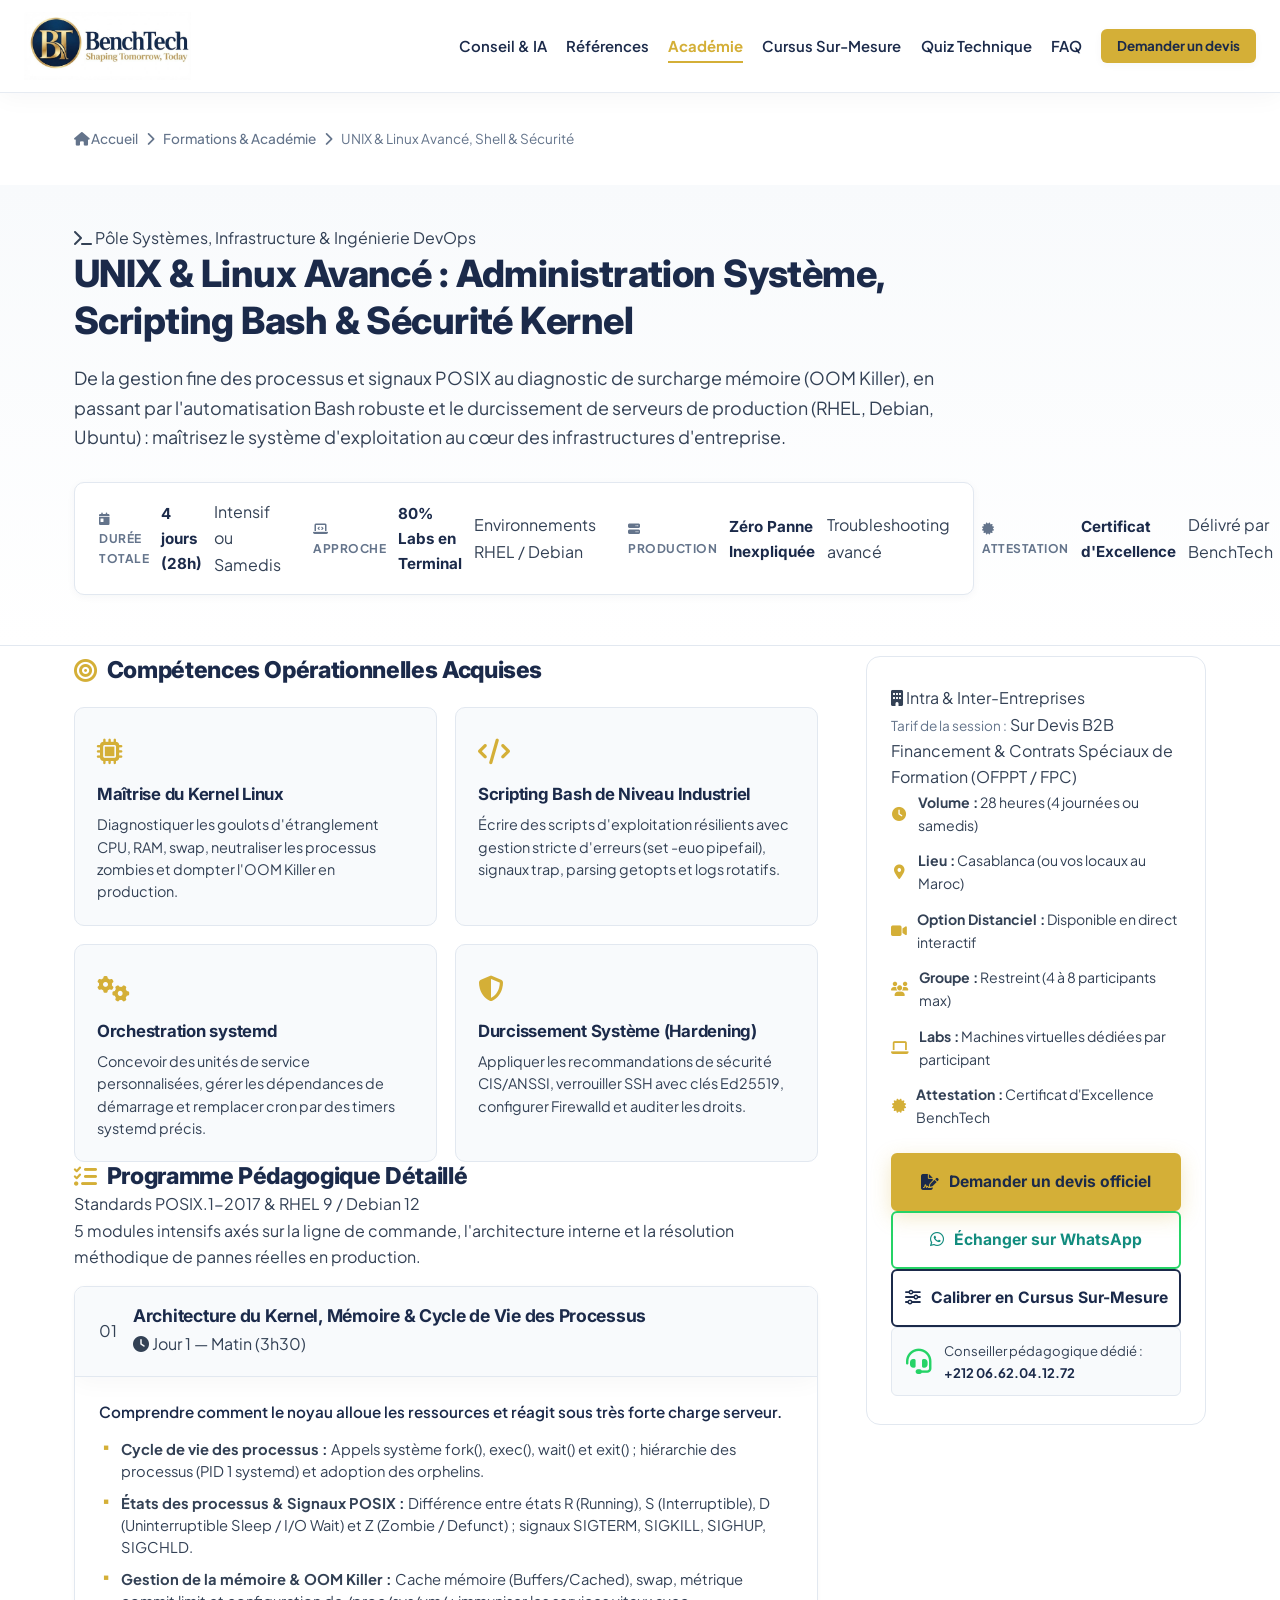
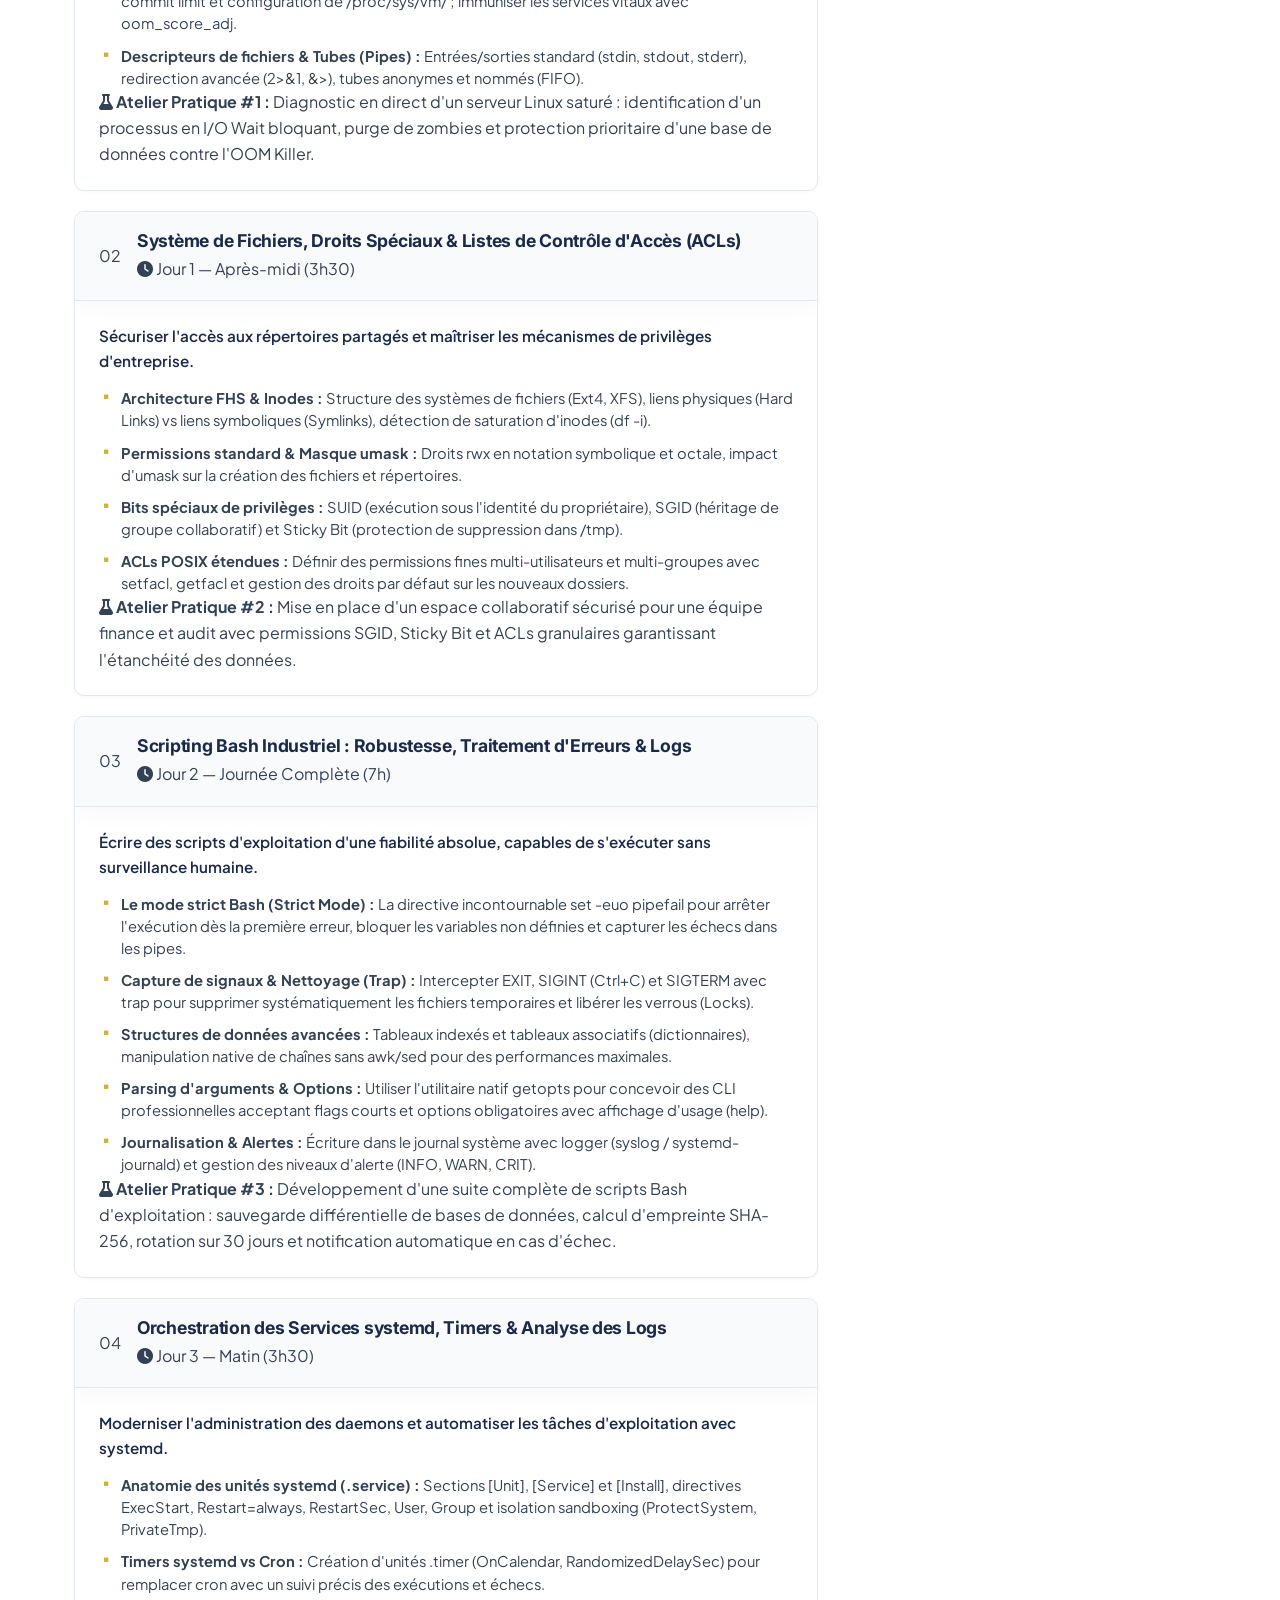
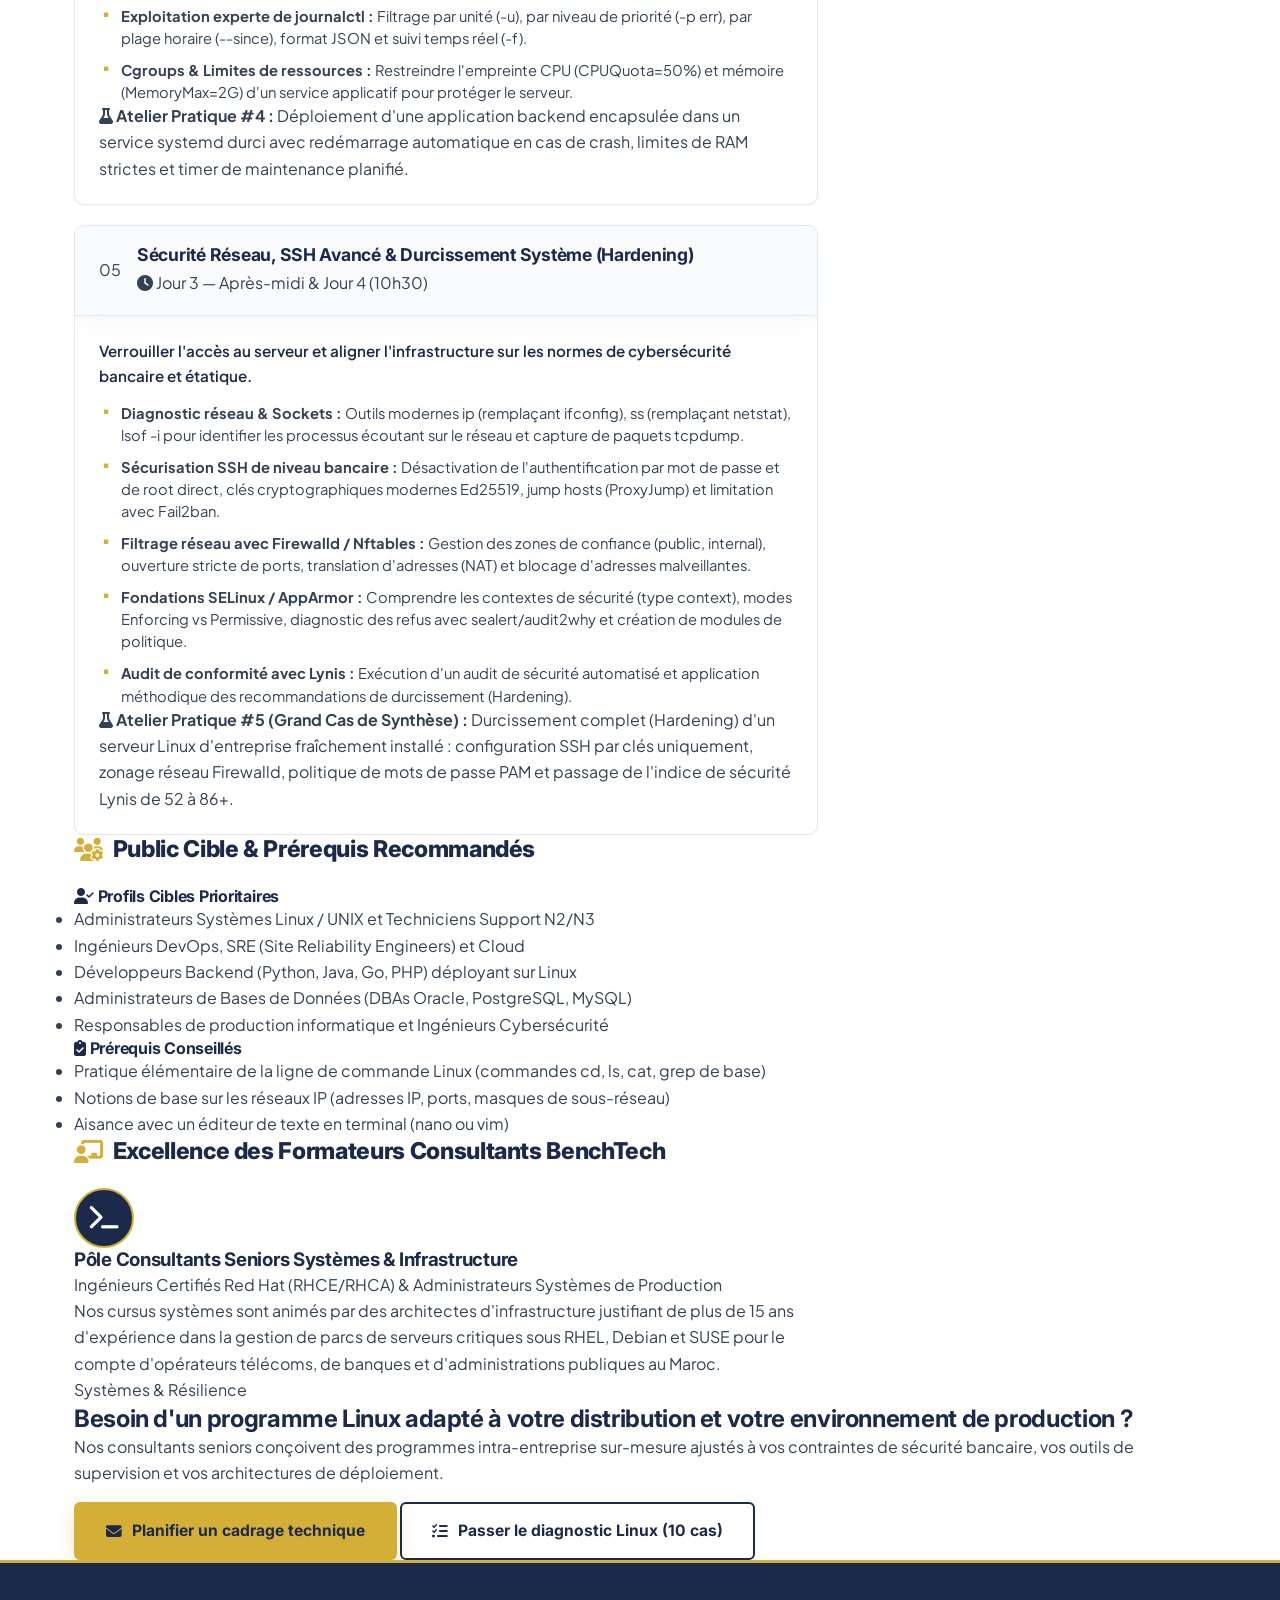
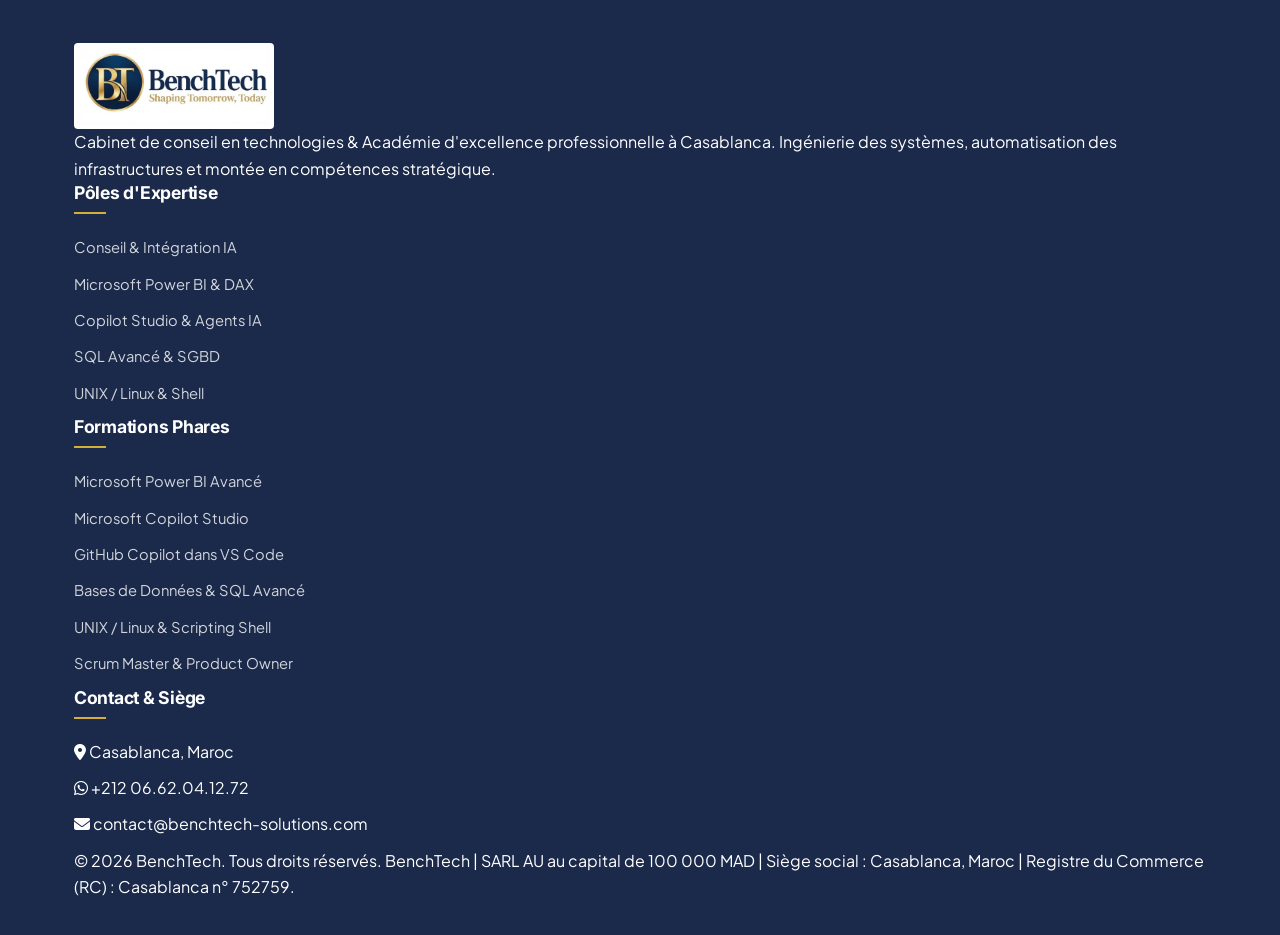
<file: siteweb/formations/unix-linux.html>
<!DOCTYPE html>
<html lang="fr">
<head>
    <meta charset="UTF-8">
    <meta name="viewport" content="width=device-width, initial-scale=1.0">
    <title>Formation UNIX / Linux Avancé : Administration, Shell Bash &amp; Sécurité | BenchTech</title>
    <meta name="description" content="Formation certifiante UNIX et Linux Avancé à Casablanca et en ligne. Maîtrisez l'administration système d'entreprise (RHEL/Debian), le scripting Bash robuste, systemd et la sécurité du kernel.">
    <link rel="canonical" href="https://www.benchtech-solutions.com/formations/unix-linux">

    <!-- Métadonnées Sociales (Open Graph & Twitter Cards) -->
    <meta property="og:type" content="article">
    <meta property="og:locale" content="fr_FR">
    <meta property="og:site_name" content="BenchTech">
    <meta property="og:title" content="Formation UNIX &amp; Linux Avancé : Administration Système &amp; Scripting Shell | BenchTech">
    <meta property="og:description" content="Cursus d'ingénierie dispensé par des sysadmins et DBAs seniors. Architecture kernel, gestion des processus, scripting Bash sécurisé et durcissement système.">
    <meta property="og:url" content="https://www.benchtech-solutions.com/formations/unix-linux">
    <meta property="og:image" content="https://www.benchtech-solutions.com/images/logo-benchtech.png">
    
    <meta name="twitter:card" content="summary_large_image">
    <meta name="twitter:title" content="Formation UNIX / Linux Avancé &amp; Scripting Bash — BenchTech">
    <meta name="twitter:description" content="Perfectionnement professionnel UNIX & Linux : kernel internals, signaux POSIX, automatisation Bash robuste et administration de serveurs de production.">
    <meta name="twitter:image" content="https://www.benchtech-solutions.com/images/logo-benchtech.png">

    <!-- Schéma structuré Schema.org (Course) -->
    <script type="application/ld+json">
    {
      "@context": "https://schema.org",
      "@type": "Course",
      "name": "Formation UNIX / Linux Avancé : Administration Système, Scripting Bash & Sécurité",
      "description": "Programme intensif destiné aux administrateurs systèmes, ingénieurs DevOps et développeurs backend pour maîtriser l'architecture interne de Linux, l'automatisation système et la résilience en production.",
      "provider": {
        "@type": "Organization",
        "name": "BenchTech",
        "url": "https://www.benchtech-solutions.com/",
        "logo": "https://www.benchtech-solutions.com/images/logo-benchtech.png"
      },
      "inLanguage": "fr",
      "educationalLevel": "Intermediate to Advanced",
      "hasCourseInstance": {
        "@type": "CourseInstance",
        "courseMode": ["onsite", "online"],
        "courseWorkload": "PT28H"
      }
    }
    </script>

    <!-- Favicon officiel BenchTech -->
    <link rel="icon" type="image/png" href="../images/favicon.png">
    <link rel="apple-touch-icon" href="../images/monogram-bt.png">

    <!-- Polices Google Fonts : Inter & Plus Jakarta Sans -->
    <link rel="preconnect" href="https://fonts.googleapis.com">
    <link rel="preconnect" href="https://fonts.gstatic.com" crossorigin>
    <link href="https://fonts.googleapis.com/css2?family=Inter:wght@400;500;600;700;800&family=Plus+Jakarta+Sans:wght@400;500;600;700;800&display=swap" rel="stylesheet">

    <!-- Font Awesome -->
    <link rel="stylesheet" href="https://cdnjs.cloudflare.com/ajax/libs/font-awesome/6.5.1/css/all.min.css">

    <!-- Feuilles de style -->
    <link rel="stylesheet" href="../css/style.css?v=5.1">
</head>
<body class="page-course-detail">

    <!-- =======================================================================
         1. NAVIGATION
         ======================================================================= -->
    <header>
        <div class="container">
            <nav aria-label="Navigation principale">
                <a href="../index.html" class="logo" aria-label="BenchTech — Retour à l'accueil">
                    <img src="../images/logo-benchtech-original.jpg" alt="BenchTech — shaping tomorrow, today" class="header-logo-img" width="220" height="68">
                </a>

                <ul class="nav-links" id="main-nav-links">
                    <li><a href="../index.html#conseil">Conseil &amp; IA</a></li>
                    <li><a href="../index.html#references">Références</a></li>
                    <li><a href="../index.html#formations" class="active">Académie</a></li>
                    <li><a href="../index.html#studios-sur-mesure">Cursus Sur-Mesure</a></li>
                    <li><a href="../index.html#evaluations">Quiz Technique</a></li>
                    <li><a href="../index.html#faq">FAQ</a></li>
                    <li><a href="../index.html#contact" class="nav-cta">Demander un devis</a></li>
                </ul>

                <button class="menu-toggle" id="mobile-menu" aria-label="Ouvrir le menu de navigation" aria-expanded="false" aria-controls="main-nav-links">
                    <i class="fas fa-bars"></i>
                </button>
            </nav>
        </div>
    </header>

    <main id="main-content">
        <!-- =======================================================================
             2. FIL D'ARIANE (BREADCRUMB)
             ======================================================================= -->
        <div class="breadcrumbs-bar">
            <div class="container">
                <nav aria-label="Fil d'Ariane">
                    <ol class="breadcrumb-list">
                        <li><a href="../index.html"><i class="fas fa-house" aria-hidden="true"></i> Accueil</a></li>
                        <li><i class="fas fa-chevron-right" aria-hidden="true"></i></li>
                        <li><a href="../index.html#formations">Formations &amp; Académie</a></li>
                        <li><i class="fas fa-chevron-right" aria-hidden="true"></i></li>
                        <li aria-current="page">UNIX &amp; Linux Avancé, Shell &amp; Sécurité</li>
                    </ol>
                </nav>
            </div>
        </div>

        <!-- =======================================================================
             3. BANNIÈRE HERO DU CURSUS
             ======================================================================= -->
        <section class="course-hero">
            <div class="container">
                <div class="course-hero-content">
                    <div class="course-category-badge">
                        <i class="fas fa-terminal" aria-hidden="true"></i> Pôle Systèmes, Infrastructure &amp; Ingénierie DevOps
                    </div>

                    <h1 class="course-main-title">
                        UNIX &amp; Linux Avancé : Administration Système, Scripting Bash &amp; <span class="highlight-gold">Sécurité Kernel</span>
                    </h1>

                    <p class="course-lead">
                        De la gestion fine des processus et signaux POSIX au diagnostic de surcharge mémoire (OOM Killer), en passant par l'automatisation Bash robuste et le durcissement de serveurs de production (RHEL, Debian, Ubuntu) : maîtrisez le système d'exploitation au cœur des infrastructures d'entreprise.
                    </p>

                    <div class="course-metrics-bar">
                        <div class="metric-item">
                            <span class="metric-label"><i class="fas fa-calendar-day" aria-hidden="true"></i> Durée totale</span>
                            <span class="metric-value">4 jours (28h)</span>
                            <span class="metric-sub">Intensif ou Samedis</span>
                        </div>
                        <div class="metric-divider"></div>
                        <div class="metric-item">
                            <span class="metric-label"><i class="fas fa-laptop-code" aria-hidden="true"></i> Approche</span>
                            <span class="metric-value">80% Labs en Terminal</span>
                            <span class="metric-sub">Environnements RHEL / Debian</span>
                        </div>
                        <div class="metric-divider"></div>
                        <div class="metric-item">
                            <span class="metric-label"><i class="fas fa-server" aria-hidden="true"></i> Production</span>
                            <span class="metric-value">Zéro Panne Inexpliquée</span>
                            <span class="metric-sub">Troubleshooting avancé</span>
                        </div>
                        <div class="metric-divider"></div>
                        <div class="metric-item">
                            <span class="metric-label"><i class="fas fa-certificate" aria-hidden="true"></i> Attestation</span>
                            <span class="metric-value">Certificat d'Excellence</span>
                            <span class="metric-sub">Délivré par BenchTech</span>
                        </div>
                    </div>
                </div>
            </div>
        </section>

        <!-- =======================================================================
             4. GRILLE PRINCIPALE (SYLLABUS + SIDEBAR STICKY)
             ======================================================================= -->
        <div class="container">
            <div class="course-layout-grid">
                
                <!-- COLONNE PRINCIPALE DU PROGRAMME -->
                <div class="course-main-col">

                    <!-- Bloc Objectifs Opérationnels -->
                    <section class="course-block-card">
                        <h2 class="block-heading"><i class="fas fa-bullseye" aria-hidden="true"></i> Compétences Opérationnelles Acquises</h2>
                        <div class="outcomes-grid">
                            <div class="outcome-card">
                                <div class="outcome-icon"><i class="fas fa-microchip" aria-hidden="true"></i></div>
                                <h4>Maîtrise du Kernel Linux</h4>
                                <p>Diagnostiquer les goulots d'étranglement CPU, RAM, swap, neutraliser les processus zombies et dompter l'OOM Killer en production.</p>
                            </div>
                            <div class="outcome-card">
                                <div class="outcome-icon"><i class="fas fa-code" aria-hidden="true"></i></div>
                                <h4>Scripting Bash de Niveau Industriel</h4>
                                <p>Écrire des scripts d'exploitation résilients avec gestion stricte d'erreurs (set -euo pipefail), signaux trap, parsing getopts et logs rotatifs.</p>
                            </div>
                            <div class="outcome-card">
                                <div class="outcome-icon"><i class="fas fa-gears" aria-hidden="true"></i></div>
                                <h4>Orchestration systemd</h4>
                                <p>Concevoir des unités de service personnalisées, gérer les dépendances de démarrage et remplacer cron par des timers systemd précis.</p>
                            </div>
                            <div class="outcome-card">
                                <div class="outcome-icon"><i class="fas fa-shield-halved" aria-hidden="true"></i></div>
                                <h4>Durcissement Système (Hardening)</h4>
                                <p>Appliquer les recommandations de sécurité CIS/ANSSI, verrouiller SSH avec clés Ed25519, configurer Firewalld et auditer les droits.</p>
                            </div>
                        </div>
                    </section>

                    <!-- Programme Détaillé Module par Module (Syllabus) -->
                    <section class="course-block-card">
                        <div class="syllabus-header-row">
                            <h2 class="block-heading" style="margin-bottom: 0;">
                                <i class="fas fa-list-check" aria-hidden="true"></i> Programme Pédagogique Détaillé
                            </h2>
                            <span class="syllabus-version-chip">Standards POSIX.1-2017 &amp; RHEL 9 / Debian 12</span>
                        </div>
                        <p class="section-subtext">
                            5 modules intensifs axés sur la ligne de commande, l'architecture interne et la résolution méthodique de pannes réelles en production.
                        </p>

                        <div class="syllabus-timeline">
                            <!-- Module 1 -->
                            <article class="syllabus-card">
                                <header class="syllabus-card-header">
                                    <span class="module-number">01</span>
                                    <div class="module-title-wrap">
                                        <h3>Architecture du Kernel, Mémoire &amp; Cycle de Vie des Processus</h3>
                                        <span class="module-time"><i class="fas fa-clock" aria-hidden="true"></i> Jour 1 — Matin (3h30)</span>
                                    </div>
                                </header>
                                <div class="syllabus-card-body">
                                    <p class="module-intro">
                                        Comprendre comment le noyau alloue les ressources et réagit sous très forte charge serveur.
                                    </p>
                                    <ul class="module-points">
                                        <li><strong>Cycle de vie des processus :</strong> Appels système fork(), exec(), wait() et exit() ; hiérarchie des processus (PID 1 systemd) et adoption des orphelins.</li>
                                        <li><strong>États des processus &amp; Signaux POSIX :</strong> Différence entre états R (Running), S (Interruptible), D (Uninterruptible Sleep / I/O Wait) et Z (Zombie / Defunct) ; signaux SIGTERM, SIGKILL, SIGHUP, SIGCHLD.</li>
                                        <li><strong>Gestion de la mémoire &amp; OOM Killer :</strong> Cache mémoire (Buffers/Cached), swap, métrique commit limit et configuration de /proc/sys/vm/ ; immuniser les services vitaux avec oom_score_adj.</li>
                                        <li><strong>Descripteurs de fichiers &amp; Tubes (Pipes) :</strong> Entrées/sorties standard (stdin, stdout, stderr), redirection avancée (2>&amp;1, &amp;>), tubes anonymes et nommés (FIFO).</li>
                                    </ul>
                                    <div class="module-workshop-badge">
                                        <i class="fas fa-flask" aria-hidden="true"></i> <strong>Atelier Pratique #1 :</strong> Diagnostic en direct d'un serveur Linux saturé : identification d'un processus en I/O Wait bloquant, purge de zombies et protection prioritaire d'une base de données contre l'OOM Killer.
                                    </div>
                                </div>
                            </article>

                            <!-- Module 2 -->
                            <article class="syllabus-card">
                                <header class="syllabus-card-header">
                                    <span class="module-number">02</span>
                                    <div class="module-title-wrap">
                                        <h3>Système de Fichiers, Droits Spéciaux &amp; Listes de Contrôle d'Accès (ACLs)</h3>
                                        <span class="module-time"><i class="fas fa-clock" aria-hidden="true"></i> Jour 1 — Après-midi (3h30)</span>
                                    </div>
                                </header>
                                <div class="syllabus-card-body">
                                    <p class="module-intro">
                                        Sécuriser l'accès aux répertoires partagés et maîtriser les mécanismes de privilèges d'entreprise.
                                    </p>
                                    <ul class="module-points">
                                        <li><strong>Architecture FHS &amp; Inodes :</strong> Structure des systèmes de fichiers (Ext4, XFS), liens physiques (Hard Links) vs liens symboliques (Symlinks), détection de saturation d'inodes (df -i).</li>
                                        <li><strong>Permissions standard &amp; Masque umask :</strong> Droits rwx en notation symbolique et octale, impact d'umask sur la création des fichiers et répertoires.</li>
                                        <li><strong>Bits spéciaux de privilèges :</strong> SUID (exécution sous l'identité du propriétaire), SGID (héritage de groupe collaboratif) et Sticky Bit (protection de suppression dans /tmp).</li>
                                        <li><strong>ACLs POSIX étendues :</strong> Définir des permissions fines multi-utilisateurs et multi-groupes avec setfacl, getfacl et gestion des droits par défaut sur les nouveaux dossiers.</li>
                                    </ul>
                                    <div class="module-workshop-badge">
                                        <i class="fas fa-flask" aria-hidden="true"></i> <strong>Atelier Pratique #2 :</strong> Mise en place d'un espace collaboratif sécurisé pour une équipe finance et audit avec permissions SGID, Sticky Bit et ACLs granulaires garantissant l'étanchéité des données.
                                    </div>
                                </div>
                            </article>

                            <!-- Module 3 -->
                            <article class="syllabus-card">
                                <header class="syllabus-card-header">
                                    <span class="module-number">03</span>
                                    <div class="module-title-wrap">
                                        <h3>Scripting Bash Industriel : Robustesse, Traitement d'Erreurs &amp; Logs</h3>
                                        <span class="module-time"><i class="fas fa-clock" aria-hidden="true"></i> Jour 2 — Journée Complète (7h)</span>
                                    </div>
                                </header>
                                <div class="syllabus-card-body">
                                    <p class="module-intro">
                                        Écrire des scripts d'exploitation d'une fiabilité absolue, capables de s'exécuter sans surveillance humaine.
                                    </p>
                                    <ul class="module-points">
                                        <li><strong>Le mode strict Bash (Strict Mode) :</strong> La directive incontournable set -euo pipefail pour arrêter l'exécution dès la première erreur, bloquer les variables non définies et capturer les échecs dans les pipes.</li>
                                        <li><strong>Capture de signaux &amp; Nettoyage (Trap) :</strong> Intercepter EXIT, SIGINT (Ctrl+C) et SIGTERM avec trap pour supprimer systématiquement les fichiers temporaires et libérer les verrous (Locks).</li>
                                        <li><strong>Structures de données avancées :</strong> Tableaux indexés et tableaux associatifs (dictionnaires), manipulation native de chaînes sans awk/sed pour des performances maximales.</li>
                                        <li><strong>Parsing d'arguments &amp; Options :</strong> Utiliser l'utilitaire natif getopts pour concevoir des CLI professionnelles acceptant flags courts et options obligatoires avec affichage d'usage (help).</li>
                                        <li><strong>Journalisation &amp; Alertes :</strong> Écriture dans le journal système avec logger (syslog / systemd-journald) et gestion des niveaux d'alerte (INFO, WARN, CRIT).</li>
                                    </ul>
                                    <div class="module-workshop-badge">
                                        <i class="fas fa-flask" aria-hidden="true"></i> <strong>Atelier Pratique #3 :</strong> Développement d'une suite complète de scripts Bash d'exploitation : sauvegarde différentielle de bases de données, calcul d'empreinte SHA-256, rotation sur 30 jours et notification automatique en cas d'échec.
                                    </div>
                                </div>
                            </article>

                            <!-- Module 4 -->
                            <article class="syllabus-card">
                                <header class="syllabus-card-header">
                                    <span class="module-number">04</span>
                                    <div class="module-title-wrap">
                                        <h3>Orchestration des Services systemd, Timers &amp; Analyse des Logs</h3>
                                        <span class="module-time"><i class="fas fa-clock" aria-hidden="true"></i> Jour 3 — Matin (3h30)</span>
                                    </div>
                                </header>
                                <div class="syllabus-card-body">
                                    <p class="module-intro">
                                        Moderniser l'administration des daemons et automatiser les tâches d'exploitation avec systemd.
                                    </p>
                                    <ul class="module-points">
                                        <li><strong>Anatomie des unités systemd (.service) :</strong> Sections [Unit], [Service] et [Install], directives ExecStart, Restart=always, RestartSec, User, Group et isolation sandboxing (ProtectSystem, PrivateTmp).</li>
                                        <li><strong>Timers systemd vs Cron :</strong> Création d'unités .timer (OnCalendar, RandomizedDelaySec) pour remplacer cron avec un suivi précis des exécutions et échecs.</li>
                                        <li><strong>Exploitation experte de journalctl :</strong> Filtrage par unité (-u), par niveau de priorité (-p err), par plage horaire (--since), format JSON et suivi temps réel (-f).</li>
                                        <li><strong>Cgroups &amp; Limites de ressources :</strong> Restreindre l'empreinte CPU (CPUQuota=50%) et mémoire (MemoryMax=2G) d'un service applicatif pour protéger le serveur.</li>
                                    </ul>
                                    <div class="module-workshop-badge">
                                        <i class="fas fa-flask" aria-hidden="true"></i> <strong>Atelier Pratique #4 :</strong> Déploiement d'une application backend encapsulée dans un service systemd durci avec redémarrage automatique en cas de crash, limites de RAM strictes et timer de maintenance planifié.
                                    </div>
                                </div>
                            </article>

                            <!-- Module 5 -->
                            <article class="syllabus-card">
                                <header class="syllabus-card-header">
                                    <span class="module-number">05</span>
                                    <div class="module-title-wrap">
                                        <h3>Sécurité Réseau, SSH Avancé &amp; Durcissement Système (Hardening)</h3>
                                        <span class="module-time"><i class="fas fa-clock" aria-hidden="true"></i> Jour 3 — Après-midi &amp; Jour 4 (10h30)</span>
                                    </div>
                                </header>
                                <div class="syllabus-card-body">
                                    <p class="module-intro">
                                        Verrouiller l'accès au serveur et aligner l'infrastructure sur les normes de cybersécurité bancaire et étatique.
                                    </p>
                                    <ul class="module-points">
                                        <li><strong>Diagnostic réseau &amp; Sockets :</strong> Outils modernes ip (remplaçant ifconfig), ss (remplaçant netstat), lsof -i pour identifier les processus écoutant sur le réseau et capture de paquets tcpdump.</li>
                                        <li><strong>Sécurisation SSH de niveau bancaire :</strong> Désactivation de l'authentification par mot de passe et de root direct, clés cryptographiques modernes Ed25519, jump hosts (ProxyJump) et limitation avec Fail2ban.</li>
                                        <li><strong>Filtrage réseau avec Firewalld / Nftables :</strong> Gestion des zones de confiance (public, internal), ouverture stricte de ports, translation d'adresses (NAT) et blocage d'adresses malveillantes.</li>
                                        <li><strong>Fondations SELinux / AppArmor :</strong> Comprendre les contextes de sécurité (type context), modes Enforcing vs Permissive, diagnostic des refus avec sealert/audit2why et création de modules de politique.</li>
                                        <li><strong>Audit de conformité avec Lynis :</strong> Exécution d'un audit de sécurité automatisé et application méthodique des recommandations de durcissement (Hardening).</li>
                                    </ul>
                                    <div class="module-workshop-badge">
                                        <i class="fas fa-flask" aria-hidden="true"></i> <strong>Atelier Pratique #5 (Grand Cas de Synthèse) :</strong> Durcissement complet (Hardening) d'un serveur Linux d'entreprise fraîchement installé : configuration SSH par clés uniquement, zonage réseau Firewalld, politique de mots de passe PAM et passage de l'indice de sécurité Lynis de 52 à 86+.
                                    </div>
                                </div>
                            </article>
                        </div>
                    </section>

                    <!-- Profil des participants & Prérequis -->
                    <section class="course-block-card">
                        <h2 class="block-heading"><i class="fas fa-users-gear" aria-hidden="true"></i> Public Cible &amp; Prérequis Recommandés</h2>
                        <div class="prereq-grid">
                            <div class="prereq-card">
                                <h4><i class="fas fa-user-check"></i> Profils Cibles Prioritaires</h4>
                                <ul>
                                    <li>Administrateurs Systèmes Linux / UNIX et Techniciens Support N2/N3</li>
                                    <li>Ingénieurs DevOps, SRE (Site Reliability Engineers) et Cloud</li>
                                    <li>Développeurs Backend (Python, Java, Go, PHP) déployant sur Linux</li>
                                    <li>Administrateurs de Bases de Données (DBAs Oracle, PostgreSQL, MySQL)</li>
                                    <li>Responsables de production informatique et Ingénieurs Cybersécurité</li>
                                </ul>
                            </div>
                            <div class="prereq-card">
                                <h4><i class="fas fa-clipboard-check"></i> Prérequis Conseillés</h4>
                                <ul>
                                    <li>Pratique élémentaire de la ligne de commande Linux (commandes cd, ls, cat, grep de base)</li>
                                    <li>Notions de base sur les réseaux IP (adresses IP, ports, masques de sous-réseau)</li>
                                    <li>Aisance avec un éditeur de texte en terminal (nano ou vim)</li>
                                </ul>
                            </div>
                        </div>
                    </section>

                    <!-- Formateur Consultant Référent -->
                    <section class="course-block-card">
                        <h2 class="block-heading"><i class="fas fa-chalkboard-user" aria-hidden="true"></i> Excellence des Formateurs Consultants BenchTech</h2>
                        <div class="instructor-profile">
                            <div class="instructor-avatar">
                                <i class="fas fa-terminal" aria-hidden="true"></i>
                            </div>
                            <div class="instructor-bio">
                                <h3>Pôle Consultants Seniors Systèmes &amp; Infrastructure</h3>
                                <span class="instructor-title">Ingénieurs Certifiés Red Hat (RHCE/RHCA) &amp; Administrateurs Systèmes de Production</span>
                                <p>
                                    Nos cursus systèmes sont animés par des architectes d'infrastructure justifiant de plus de 15 ans d'expérience dans la gestion de parcs de serveurs critiques sous RHEL, Debian et SUSE pour le compte d'opérateurs télécoms, de banques et d'administrations publiques au Maroc.
                                </p>
                            </div>
                        </div>
                    </section>

                </div>

                <!-- COLONNE LATÉRALE : STICKY SIDEBAR DE RÉSERVATION -->
                <aside class="course-sidebar-col">
                    <div class="sticky-sidebar-card">
                        <div class="sidebar-header">
                            <span class="sidebar-format-badge"><i class="fas fa-building" aria-hidden="true"></i> Intra &amp; Inter-Entreprises</span>
                            <div class="sidebar-price-row">
                                <span class="sidebar-price-label">Tarif de la session :</span>
                                <span class="sidebar-price-val">Sur Devis B2B</span>
                            </div>
                            <span class="sidebar-price-sub">Financement &amp; Contrats Spéciaux de Formation (OFPPT / FPC)</span>
                        </div>

                        <div class="sidebar-body">
                            <ul class="sidebar-features-list">
                                <li><i class="fas fa-clock" aria-hidden="true"></i> <span><strong>Volume :</strong> 28 heures (4 journées ou samedis)</span></li>
                                <li><i class="fas fa-location-dot" aria-hidden="true"></i> <span><strong>Lieu :</strong> Casablanca (ou vos locaux au Maroc)</span></li>
                                <li><i class="fas fa-video" aria-hidden="true"></i> <span><strong>Option Distanciel :</strong> Disponible en direct interactif</span></li>
                                <li><i class="fas fa-users" aria-hidden="true"></i> <span><strong>Groupe :</strong> Restreint (4 à 8 participants max)</span></li>
                                <li><i class="fas fa-laptop" aria-hidden="true"></i> <span><strong>Labs :</strong> Machines virtuelles dédiées par participant</span></li>
                                <li><i class="fas fa-certificate" aria-hidden="true"></i> <span><strong>Attestation :</strong> Certificat d'Excellence BenchTech</span></li>
                            </ul>

                            <div class="sidebar-cta-group">
                                <a href="../index.html#contact" class="btn btn-primary" style="width: 100%;">
                                    <i class="fas fa-file-signature" aria-hidden="true"></i> Demander un devis officiel
                                </a>

                                <a href="https://wa.me/212662041272?text=Bonjour%20BenchTech%2C%20je%20souhaite%20des%20informations%20sur%20la%20formation%20UNIX%20Linux%20Avanc%C3%A9%20et%20Shell." class="btn btn-outline" style="width: 100%; border-color: #25D366; color: #128C7E; font-weight: 700;" target="_blank" rel="noopener noreferrer">
                                    <i class="fab fa-whatsapp" aria-hidden="true"></i> Échanger sur WhatsApp
                                </a>

                                <a href="../index.html#unix-studio" class="btn btn-outline" style="width: 100%;">
                                    <i class="fas fa-sliders" aria-hidden="true"></i> Calibrer en Cursus Sur-Mesure
                                </a>
                            </div>

                            <div class="sidebar-phone-support">
                                <i class="fas fa-headset" aria-hidden="true"></i>
                                <div>
                                    <span class="support-label">Conseiller pédagogique dédié :</span>
                                    <a href="tel:+212662041272" class="support-num">+212 06.62.04.12.72</a>
                                </div>
                            </div>
                        </div>
                    </div>
                </aside>

            </div>
        </div>

        <!-- =======================================================================
             5. SECTION CALL-TO-ACTION INFÉRIEURE
             ======================================================================= -->
        <section class="course-cta-section">
            <div class="container">
                <div class="cta-inner-card">
                    <span class="cta-tag">Systèmes &amp; Résilience</span>
                    <h2>Besoin d'un programme Linux adapté à votre distribution et votre environnement de production ?</h2>
                    <p>
                        Nos consultants seniors conçoivent des programmes intra-entreprise sur-mesure ajustés à vos contraintes de sécurité bancaire, vos outils de supervision et vos architectures de déploiement.
                    </p>
                    <div class="cta-buttons-row">
                        <a href="../index.html#contact" class="btn btn-primary">
                            <i class="fas fa-envelope" aria-hidden="true"></i> Planifier un cadrage technique
                        </a>
                        <a href="../index.html?quiz=unix#evaluations" class="btn btn-secondary">
                            <i class="fas fa-list-check" aria-hidden="true"></i> Passer le diagnostic Linux (10 cas)
                        </a>
                    </div>
                </div>
            </div>
        </section>
    </main>

    <!-- =======================================================================
         6. FOOTER INSTITUTIONNEL BenchTech
         ======================================================================= -->
    <footer>
        <div class="container">
            <div class="footer-grid">
                <div class="footer-column">
                    <img src="../images/logo-benchtech-original.jpg" alt="BenchTech" class="footer-logo-img" width="200" height="62" style="background: #fff; padding: 4px; border-radius: 4px;">
                    <p class="footer-mission">
                        Cabinet de conseil en technologies &amp; Académie d'excellence professionnelle à Casablanca. Ingénierie des systèmes, automatisation des infrastructures et montée en compétences stratégique.
                    </p>
                </div>

                <div class="footer-column">
                    <h4>Pôles d'Expertise</h4>
                    <ul>
                        <li><a href="../index.html#conseil">Conseil &amp; Intégration IA</a></li>
                        <li><a href="power-bi.html">Microsoft Power BI &amp; DAX</a></li>
                        <li><a href="copilot-studio.html">Copilot Studio &amp; Agents IA</a></li>
                        <li><a href="sql-sgbd.html">SQL Avancé &amp; SGBD</a></li>
                        <li><a href="unix-linux.html">UNIX / Linux &amp; Shell</a></li>
                    </ul>
                </div>

                <div class="footer-column">
                    <h4>Formations Phares</h4>
                    <ul>
                        <li><a href="power-bi.html">Microsoft Power BI Avancé</a></li>
                        <li><a href="copilot-studio.html">Microsoft Copilot Studio</a></li>
                        <li><a href="github-copilot.html">GitHub Copilot dans VS Code</a></li>
                        <li><a href="sql-sgbd.html">Bases de Données &amp; SQL Avancé</a></li>
                        <li><a href="unix-linux.html">UNIX / Linux &amp; Scripting Shell</a></li>
                        <li><a href="scrum-agile.html">Scrum Master &amp; Product Owner</a></li>
                    </ul>
                </div>

                <div class="footer-column">
                    <h4>Contact &amp; Siège</h4>
                    <ul class="contact-info">
                        <li><i class="fas fa-location-dot" aria-hidden="true"></i> <span>Casablanca, Maroc</span></li>
                        <li><i class="fab fa-whatsapp" aria-hidden="true"></i> <span>+212 06.62.04.12.72</span></li>
                        <li><i class="fas fa-envelope" aria-hidden="true"></i> <span>contact@benchtech-solutions.com</span></li>
                    </ul>
                </div>
            </div>

            <div class="footer-bottom">
                <p>
                    &copy; 2026 BenchTech. Tous droits réservés.
                    <span class="footer-legal-tag">
                        BenchTech | SARL AU au capital de 100 000 MAD | Siège social : Casablanca, Maroc | Registre du Commerce (RC) : Casablanca n° 752759.
                    </span>
                </p>
            </div>
        </div>
    </footer>

    <!-- Script Menu Mobile -->
    <script>
        (function() {
            try {
                localStorage.removeItem('benchtech_display_mode');
                document.documentElement.removeAttribute('data-theme');
            } catch(e) {}

            const menuToggle = document.getElementById('mobile-menu');
            const navLinks = document.getElementById('main-nav-links');
            if (menuToggle && navLinks) {
                menuToggle.addEventListener('click', () => {
                    const isActive = navLinks.classList.toggle('active');
                    menuToggle.setAttribute('aria-expanded', String(isActive));
                });
            }
        })();
    </script>
</body>
</html>
</file>
<file: siteweb/css/style.css>
/* ==========================================================================
   BenchTech — Feuille de style principale
   Identité : Le Sage (Rigueur académique) & Le Magicien (Innovation & Excellence)
   Slogan : « shaping tomorrow, today »
   ========================================================================== */

/* --------------------------------------------------------------------------
   1. VARIABLES CSS (CHARTE GRAPHIQUE STRICTE)
   -------------------------------------------------------------------------- */
:root {
    /* Variables de charte imposées */
    --bg-primary: #FFFFFF;          /* 80% de la surface pour clarté maximale et lisibilité académique */
    --bg-secondary: #F8FAFC;        /* Gris très clair subtil pour alternance et profondeur */
    --color-sage: #1B2A4A;          /* Bleu Nuit Profond : Titres H1/H2/H3, Nav, Footer, autorité scientifique */
    --color-magician: #D4AF37;      /* Or / Doré : Monogramme BT, Slogan, CTA principal, accents et icônes clés */
    --text-body: #334155;           /* Gris ardoise foncé pour corps de texte, contraste doux et lisible */

    /* Variantes harmonisées UI B2B */
    --color-sage-light: #24375D;
    --color-sage-dark: #111B30;
    --color-magician-hover: #C59F2D;
    --color-magician-light: #FFF9EB;
    --color-magician-border: rgba(212, 175, 55, 0.35);
    
    --text-muted: #64748B;
    --text-light: #94A3B8;
    --border-color: #E2E8F0;
    --border-light: #EDF2F7;

    /* Typographie */
    --font-heading: 'Inter', -apple-system, BlinkMacSystemFont, "Segoe UI", Roboto, sans-serif;
    --font-body: 'Plus Jakarta Sans', -apple-system, BlinkMacSystemFont, "Segoe UI", Roboto, sans-serif;

    /* Ombres ultra-légères & raffinées */
    --shadow-subtle: 0 2px 8px rgba(27, 42, 74, 0.04);
    --shadow-card: 0 4px 20px rgba(27, 42, 74, 0.06);
    --shadow-hover: 0 12px 30px rgba(27, 42, 74, 0.12);
    --shadow-gold: 0 6px 20px rgba(212, 175, 55, 0.28);

    /* Rayons de courbure */
    --radius-sm: 6px;
    --radius-md: 10px;
    --radius-lg: 14px;
    --radius-full: 9999px;

    /* Transitions */
    --transition: all 0.25s cubic-bezier(0.4, 0, 0.2, 1);
}

/* --------------------------------------------------------------------------
   2. RESET & BASE
   -------------------------------------------------------------------------- */
*, *::before, *::after {
    margin: 0;
    padding: 0;
    box-sizing: border-box;
}

html {
    scroll-behavior: smooth;
    scroll-padding-top: 98px;
}

body {
    font-family: var(--font-body);
    font-size: 1rem;
    line-height: 1.65;
    color: var(--text-body);
    background-color: var(--bg-primary);
    -webkit-font-smoothing: antialiased;
    -moz-osx-font-smoothing: grayscale;
}

/* Typographie stricte : Casse de BenchTech toujours préservée */
h1, h2, h3, h4, h5, h6 {
    font-family: var(--font-heading);
    color: var(--color-sage);
    font-weight: 700;
    line-height: 1.25;
    letter-spacing: -0.015em;
}

p {
    margin-bottom: 1rem;
}

p:last-child {
    margin-bottom: 0;
}

a {
    color: var(--color-sage);
    text-decoration: none;
    transition: var(--transition);
}

img {
    max-width: 100%;
    height: auto;
    display: block;
}

.container {
    width: 100%;
    max-width: 1180px;
    margin: 0 auto;
    padding: 0 24px;
}

/* --------------------------------------------------------------------------
   3. SECTIONS & TITRES (RESPIRATION 80px - 100px)
   -------------------------------------------------------------------------- */
.section {
    padding: 90px 0;
    position: relative;
}

.bg-white {
    background-color: var(--bg-primary);
}

.bg-secondary {
    background-color: var(--bg-secondary);
}

.section-header {
    text-align: center;
    max-width: 760px;
    margin: 0 auto 55px;
}

.section-tag {
    display: inline-flex;
    align-items: center;
    gap: 8px;
    font-size: 0.8rem;
    font-weight: 700;
    text-transform: uppercase;
    letter-spacing: 0.1em;
    color: var(--color-magician);
    background: var(--color-magician-light);
    border: 1px solid var(--color-magician-border);
    padding: 6px 14px;
    border-radius: var(--radius-full);
    margin-bottom: 16px;
}

.section-header h2 {
    font-size: 2.35rem;
    font-weight: 800;
    margin-bottom: 16px;
    color: var(--color-sage);
}

.section-intro {
    font-size: 1.08rem;
    color: var(--text-muted);
    line-height: 1.6;
}

.divider {
    width: 56px;
    height: 3px;
    margin: 18px auto 0;
    background: var(--color-magician);
    border-radius: var(--radius-full);
}

/* --------------------------------------------------------------------------
   4. NAVIGATION (HEADER)
   -------------------------------------------------------------------------- */
header {
    background-color: rgba(255, 255, 255, 0.92);
    backdrop-filter: blur(16px);
    -webkit-backdrop-filter: blur(16px);
    border-bottom: 1px solid rgba(226, 232, 240, 0.85);
    position: sticky;
    top: 0;
    z-index: 1000;
    transition: all 0.25s ease;
    box-shadow: 0 4px 24px rgba(15, 23, 42, 0.04);
}

header .container {
    max-width: 1280px;
}

nav {
    display: flex;
    justify-content: space-between;
    align-items: center;
    height: 92px;
    gap: 16px;
}

.logo {
    display: inline-flex;
    align-items: center;
    gap: 14px;
    text-decoration: none;
    transition: var(--transition);
    flex-shrink: 0;
    margin-right: clamp(18px, 2.5vw, 44px); /* Espacement élégant et aéré entre le Logo et [Conseil & IA] */
}

/* Logo officiel BenchTech dans le Header (Format Original & Plus Grand) */
.header-logo-img {
    height: 68px;
    width: auto;
    max-width: 280px;
    object-fit: contain;
    display: block;
    transition: var(--transition);
}

.logo:hover .header-logo-img {
    transform: translateY(-1px);
    filter: drop-shadow(0 4px 14px rgba(27, 42, 74, 0.12));
}



/* Monogramme BT de secours / fallback */
.monogram {
    display: inline-flex;
    align-items: center;
    justify-content: center;
    width: 44px;
    height: 44px;
    border: 2px solid var(--color-magician);
    border-radius: 50%;
    color: var(--color-magician);
    font-family: var(--font-heading);
    font-size: 1.05rem;
    font-weight: 800;
    letter-spacing: 0.02em;
    background-color: var(--color-magician-light);
    transition: var(--transition);
}

.logo:hover .monogram {
    background-color: var(--color-magician);
    color: var(--color-sage);
    transform: rotate(4deg);
}

/* Nom de la marque : BenchTech en Bleu Nuit (Casse stricte garantie) */
.brand-name {
    font-family: var(--font-heading);
    font-size: 1.45rem;
    font-weight: 800;
    color: var(--color-sage);
    letter-spacing: -0.02em;
    text-transform: none !important;
}

.brand-legal {
    text-transform: none !important;
}

.nav-links {
    display: flex;
    align-items: center;
    list-style: none;
    gap: clamp(14px, 1.5vw, 26px);
    flex-wrap: nowrap;
}

.nav-links li {
    flex-shrink: 0;
}

.nav-links li a {
    font-size: 0.93rem;
    font-weight: 600;
    color: var(--color-sage);
    position: relative;
    padding: 8px 0;
    white-space: nowrap;
}

.nav-links li a::after {
    content: '';
    position: absolute;
    bottom: 0;
    left: 0;
    width: 0;
    height: 2px;
    background-color: var(--color-magician);
    transition: var(--transition);
}

.nav-links li a:hover {
    color: var(--color-magician);
}

.nav-links li a:hover::after {
    width: 100%;
}

/* État Actif Dynamique (Scrollspy & Navigation) */
.nav-links li a.active {
    color: var(--color-magician) !important;
    font-weight: 700;
}

.nav-links li a.active::after {
    width: 100%;
}

/* ==========================================================================
   DROPDOWN MENU POUR CURSUS SUR-MESURE DANS LE HEADER
   ========================================================================== */
.nav-dropdown {
    position: relative;
}

.nav-dropdown-toggle {
    display: inline-flex !important;
    align-items: center;
    gap: 6px;
    cursor: pointer;
}

.nav-dropdown-arrow {
    font-size: 0.65rem;
    transition: transform 0.25s ease;
    opacity: 0.7;
    margin-top: 1px;
}

.nav-dropdown:hover .nav-dropdown-arrow,
.nav-dropdown:focus-within .nav-dropdown-arrow {
    transform: rotate(180deg);
    opacity: 1;
    color: var(--color-magician);
}

.nav-dropdown-menu {
    position: absolute;
    top: 100%;
    left: 50%;
    transform: translateX(-50%) translateY(10px);
    background: #FFFFFF;
    border: 1px solid rgba(226, 232, 240, 0.95);
    border-radius: 14px;
    box-shadow: 0 16px 36px rgba(15, 23, 42, 0.14), 0 2px 6px rgba(15, 23, 42, 0.05);
    min-width: 280px;
    padding: 8px 0;
    list-style: none;
    opacity: 0;
    visibility: hidden;
    pointer-events: none;
    transition: all 0.22s cubic-bezier(0.16, 1, 0.3, 1);
    z-index: 1050;
}

.nav-dropdown:hover .nav-dropdown-menu,
.nav-dropdown:focus-within .nav-dropdown-menu {
    opacity: 1;
    visibility: visible;
    pointer-events: auto;
    transform: translateX(-50%) translateY(4px);
}

/* Force la fermeture immédiate après clic sur un item */
.nav-dropdown.dropdown-closing .nav-dropdown-menu,
.nav-dropdown.dropdown-closing:hover .nav-dropdown-menu,
.nav-dropdown.dropdown-closing:focus-within .nav-dropdown-menu {
    opacity: 0 !important;
    visibility: hidden !important;
    pointer-events: none !important;
    transform: translateX(-50%) translateY(10px) !important;
}

.nav-dropdown-menu li {
    width: 100%;
    padding: 0;
    margin: 0;
}

.nav-dropdown-menu li a {
    display: flex !important;
    align-items: center;
    gap: 12px;
    padding: 10px 18px !important;
    font-size: 0.88rem !important;
    font-weight: 600 !important;
    color: #1E293B !important;
    transition: all 0.15s ease !important;
    white-space: nowrap;
    text-decoration: none;
    border-left: 3px solid transparent;
}

.nav-dropdown-menu li a::after {
    display: none !important;
}

.nav-dropdown-menu li a i {
    font-size: 0.98rem;
    color: var(--color-magician, #C59B27);
    width: 20px;
    text-align: center;
    transition: transform 0.2s ease;
}

.nav-dropdown-menu li a:hover {
    background: #FFFDF5 !important;
    color: var(--color-sage, #1B2A4A) !important;
    border-left-color: var(--color-magician, #C59B27);
    padding-left: 22px !important;
}

.nav-dropdown-menu li a:hover i {
    transform: scale(1.18);
}

@media (max-width: 992px) {
    .nav-dropdown-menu {
        position: static;
        transform: none !important;
        opacity: 1 !important;
        visibility: visible !important;
        pointer-events: auto !important;
        box-shadow: none;
        border: none;
        background: rgba(0, 0, 0, 0.02);
        padding: 4px 0 4px 12px;
        min-width: 100%;
        display: none;
    }
    .nav-dropdown.open .nav-dropdown-menu {
        display: block;
    }
}

.nav-cta {
    display: inline-flex !important;
    align-items: center;
    justify-content: center;
    white-space: nowrap !important;
    flex-shrink: 0 !important;
    overflow: visible;
    min-width: max-content;
    background-color: var(--color-magician);
    color: var(--color-sage) !important;
    font-weight: 700 !important;
    font-size: 0.84rem !important;
    padding: 9px 16px !important;
    border-radius: var(--radius-sm);
    transition: var(--transition);
    box-shadow: var(--shadow-subtle);
    text-decoration: none;
    line-height: 1.2;
}

.nav-cta:hover {
    transform: translateY(-1px);
    box-shadow: var(--shadow-medium);
}

.nav-cta.active {
    transform: translateY(-1px);
    box-shadow: 0 4px 14px rgba(212, 175, 55, 0.45);
    outline: 2px solid var(--color-sage);
}

.nav-cta::after {
    display: none !important;
}

.nav-cta:hover {
    background-color: var(--color-magician-hover) !important;
    transform: translateY(-2px);
    box-shadow: var(--shadow-gold);
}

.menu-toggle {
    display: none;
    font-size: 1.4rem;
    color: var(--color-sage);
    cursor: pointer;
    background: none;
    border: none;
    padding: 8px;
    border-radius: var(--radius-sm);
}

/* --------------------------------------------------------------------------
   5. BOUTONS (CTAs)
   -------------------------------------------------------------------------- */
.btn {
    display: inline-flex;
    align-items: center;
    justify-content: center;
    gap: 10px;
    padding: 14px 30px;
    font-family: var(--font-heading);
    font-size: 0.98rem;
    font-weight: 700;
    border-radius: var(--radius-sm);
    cursor: pointer;
    text-decoration: none;
    transition: var(--transition);
    border: 2px solid transparent;
    text-align: center;
    white-space: nowrap;
}

/* Bouton Principal : Plein en Or (#D4AF37) avec texte Bleu Nuit (#1B2A4A) en gras */
.btn-primary, .btn-gold {
    background-color: var(--color-magician);
    color: var(--color-sage);
    border-color: var(--color-magician);
    font-weight: 700;
    box-shadow: var(--shadow-gold);
}

.btn-primary:hover, .btn-gold:hover {
    background-color: var(--color-magician-hover);
    border-color: var(--color-magician-hover);
    color: var(--color-sage);
    transform: translateY(-2px);
    box-shadow: 0 8px 25px rgba(212, 175, 55, 0.4);
}

/* Bouton Secondaire : Encadré en Bleu Nuit (#1B2A4A) */
.btn-outline, .btn-secondary {
    background-color: transparent;
    color: var(--color-sage);
    border-color: var(--color-sage);
}

.btn-outline:hover, .btn-secondary:hover {
    background-color: var(--color-sage);
    color: #FFFFFF;
    transform: translateY(-2px);
    box-shadow: 0 6px 20px rgba(27, 42, 74, 0.15);
}

/* Bouton Bleu Nuit plein */
.btn-sage {
    background-color: var(--color-sage);
    color: #FFFFFF;
    border-color: var(--color-sage);
}

.btn-sage:hover {
    background-color: var(--color-sage-light);
    border-color: var(--color-sage-light);
    color: #FFFFFF;
    transform: translateY(-2px);
}

/* --------------------------------------------------------------------------
   6. HERO SECTION
   -------------------------------------------------------------------------- */
.hero {
    background-color: var(--bg-primary); /* Fond #FFFFFF épuré */
    padding: 80px 0 70px;
    position: relative;
    border-bottom: 1px solid var(--border-color);
    background-image: 
        radial-gradient(circle at 88% 20%, rgba(212, 175, 55, 0.06) 0%, transparent 45%),
        radial-gradient(circle at 10% 80%, rgba(27, 42, 74, 0.03) 0%, transparent 45%);
}

.hero .container {
    max-width: 1280px;
}

.hero-split-grid {
    display: grid;
    grid-template-columns: 1.15fr 0.85fr;
    gap: 48px;
    align-items: center;
    margin-bottom: 36px;
}

.hero-content {
    max-width: none;
    margin: 0;
    text-align: left;
}

/* Slogan officiel avec touche dorée (#D4AF37) */
.slogan-badge {
    display: inline-flex;
    align-items: center;
    gap: 8px;
    padding: 8px 20px;
    background-color: var(--color-magician-light);
    border: 1px solid var(--color-magician-border);
    border-radius: var(--radius-full);
    margin-bottom: 20px;
}

.slogan-badge i {
    color: var(--color-magician);
    font-size: 0.9rem;
}

.slogan-text {
    font-size: 1.02rem;
    font-style: italic;
    font-weight: 600;
    color: var(--color-magician);
    letter-spacing: 0.02em;
}

.hero h1 {
    font-size: 3.1rem;
    font-weight: 800;
    line-height: 1.18;
    color: var(--color-sage);
    margin-bottom: 20px;
    letter-spacing: -0.025em;
    text-wrap: balance;
    text-align: left;
}

.hero h1 .highlight-gold {
    color: var(--color-magician);
    position: relative;
    display: inline;
}

.hero-description {
    font-size: 1.12rem;
    line-height: 1.7;
    color: var(--text-body);
    max-width: 620px;
    margin: 0 0 28px 0;
    text-align: left;
}

.hero-actions {
    display: flex;
    justify-content: flex-start;
    align-items: center;
    flex-wrap: wrap;
    gap: 16px;
    margin-bottom: 28px;
}

/* KPIs de Crédibilité B2B */
.hero-kpis {
    display: inline-flex;
    align-items: center;
    gap: 24px;
    padding: 14px 22px;
    background: #F8FAFC;
    border: 1px solid #E2E8F0;
    border-radius: 12px;
    box-shadow: 0 2px 10px rgba(15, 23, 42, 0.02);
}

.kpi-item {
    display: flex;
    flex-direction: column;
    gap: 2px;
}

.kpi-number {
    font-size: 1.35rem;
    font-weight: 800;
    color: var(--color-sage);
    line-height: 1.1;
    font-family: var(--font-heading);
}

.kpi-number.gold {
    color: var(--color-magician);
}

.kpi-label {
    font-size: 0.74rem;
    font-weight: 700;
    color: var(--text-muted);
    text-transform: uppercase;
    letter-spacing: 0.04em;
}

.kpi-divider {
    width: 1px;
    height: 32px;
    background: #E2E8F0;
}

/* Carte Executive Immersive (Cockpit à droite) */
.hero-visual {
    position: relative;
    display: flex;
    justify-content: center;
}

.hero-card-cockpit {
    width: 100%;
    max-width: 480px;
    background: linear-gradient(150deg, #1B2A4A 0%, #0F172A 100%);
    border: 1.5px solid rgba(212, 175, 55, 0.35);
    border-radius: 18px;
    padding: 26px;
    box-shadow: 
        0 24px 50px rgba(15, 23, 42, 0.22),
        0 0 35px rgba(212, 175, 55, 0.10);
    position: relative;
    color: #FFFFFF;
}

.cockpit-header {
    display: flex;
    justify-content: space-between;
    align-items: center;
    margin-bottom: 20px;
    padding-bottom: 14px;
    border-bottom: 1px solid rgba(255, 255, 255, 0.1);
}

.cockpit-brand {
    display: flex;
    align-items: center;
    gap: 12px;
}

.cockpit-monogram {
    width: 36px;
    height: 36px;
    background: rgba(212, 175, 55, 0.15);
    border: 1.5px solid var(--color-magician);
    border-radius: 9px;
    color: var(--color-magician);
    font-weight: 800;
    font-size: 0.92rem;
    display: flex;
    align-items: center;
    justify-content: center;
    font-family: var(--font-heading);
}

.cockpit-title {
    font-size: 0.90rem;
    font-weight: 700;
    color: #FFFFFF;
    letter-spacing: -0.01em;
}

.cockpit-subtitle {
    font-size: 0.72rem;
    color: rgba(255, 255, 255, 0.65);
}

.cockpit-status-dot {
    display: inline-flex;
    align-items: center;
    gap: 6px;
    font-size: 0.70rem;
    font-weight: 700;
    color: #10B981;
    background: rgba(16, 185, 129, 0.15);
    padding: 3px 9px;
    border-radius: 9999px;
    border: 1px solid rgba(16, 185, 129, 0.3);
}

.cockpit-status-dot i {
    font-size: 0.55rem;
}

.cockpit-metrics-grid {
    display: grid;
    grid-template-columns: 1fr 1fr;
    gap: 14px;
    margin-bottom: 18px;
}

.cockpit-metric-box {
    background: rgba(255, 255, 255, 0.05);
    border: 1px solid rgba(255, 255, 255, 0.08);
    border-radius: 12px;
    padding: 14px;
    transition: var(--transition);
}

.cockpit-metric-box:hover {
    background: rgba(255, 255, 255, 0.08);
    border-color: rgba(212, 175, 55, 0.4);
}

.metric-box-label {
    font-size: 0.72rem;
    font-weight: 600;
    color: rgba(255, 255, 255, 0.7);
    margin-bottom: 6px;
    display: flex;
    align-items: center;
    gap: 6px;
}

.metric-box-label i {
    color: var(--color-magician);
}

.metric-box-val {
    font-size: 1.22rem;
    font-weight: 800;
    color: #FFFFFF;
    margin-bottom: 8px;
    font-family: var(--font-heading);
}

.metric-progress-bar {
    width: 100%;
    height: 5px;
    background: rgba(255, 255, 255, 0.15);
    border-radius: 9999px;
    overflow: hidden;
}

.progress-fill {
    height: 100%;
    background: linear-gradient(90deg, var(--color-magician), #E5C365);
    border-radius: 9999px;
}

.cockpit-stack-pills {
    display: flex;
    flex-wrap: wrap;
    gap: 8px;
    margin-bottom: 20px;
}

.stack-pill {
    font-size: 0.74rem;
    font-weight: 600;
    background: rgba(255, 255, 255, 0.07);
    border: 1px solid rgba(255, 255, 255, 0.12);
    border-radius: 6px;
    padding: 5px 10px;
    color: rgba(255, 255, 255, 0.9);
    display: inline-flex;
    align-items: center;
    gap: 6px;
}

.stack-pill i {
    color: var(--color-magician);
}

.cockpit-floating-badge {
    display: flex;
    align-items: center;
    gap: 10px;
    background: rgba(212, 175, 55, 0.12);
    border: 1px solid rgba(212, 175, 55, 0.35);
    border-radius: 10px;
    padding: 10px 14px;
    font-size: 0.76rem;
    font-weight: 700;
    color: #F1E5C0;
}

.cockpit-floating-badge i {
    color: var(--color-magician);
    font-size: 1rem;
}

@media (max-width: 992px) {
    .hero-split-grid {
        grid-template-columns: 1fr;
        gap: 36px;
    }
    .hero-content {
        text-align: center;
    }
    .hero h1 {
        font-size: 2.5rem;
        text-align: center;
    }
    .hero-description {
        text-align: center;
        margin: 0 auto 28px;
    }
    .hero-actions {
        justify-content: center;
    }
    .hero-kpis {
        justify-content: center;
    }
    .hero-card-cockpit {
        margin: 0 auto;
    }
}

@media (max-width: 600px) {
    .hero h1 {
        font-size: 2.1rem;
    }
    .hero-kpis {
        display: flex;
        flex-direction: column;
        align-items: stretch;
        gap: 12px;
        text-align: center;
    }
    .kpi-divider {
        display: none;
    }
    .cockpit-metrics-grid {
        grid-template-columns: 1fr;
    }
}

/* Indicateurs de crédibilité sous le hero */
.hero-trust {
    display: flex;
    justify-content: center;
    align-items: center;
    flex-wrap: wrap;
    gap: 32px;
    padding-top: 36px;
    border-top: 1px solid var(--border-color);
}

.trust-item {
    display: flex;
    align-items: center;
    gap: 10px;
    color: var(--text-muted);
    font-size: 0.92rem;
    font-weight: 600;
}

.trust-item i {
    color: var(--color-magician);
    font-size: 1.1rem;
}

/* --------------------------------------------------------------------------
   7. LES 2 PILIERS : CONSEIL & ACADÉMIE (INSPIRATION STRIPE, MAVEN & ARTEFACT)
   -------------------------------------------------------------------------- */

/* Grille générale */
.grid-3 {
    display: grid;
    grid-template-columns: repeat(3, 1fr);
    gap: 30px;
}

.grid-2 {
    display: grid;
    grid-template-columns: repeat(2, 1fr);
    gap: 30px;
}

/* Cartes avec ombres ultra-légères et hover élégant */
.card {
    background: var(--bg-primary);
    border-radius: var(--radius-md);
    border: 1px solid var(--border-color);
    box-shadow: 0 4px 20px rgba(27, 42, 74, 0.06);
    padding: 36px 30px;
    transition: var(--transition);
    display: flex;
    flex-direction: column;
    position: relative;
}

.card:hover {
    transform: translateY(-6px);
    box-shadow: var(--shadow-hover);
    border-color: rgba(27, 42, 74, 0.15);
}

/* PILIER 1 : CONSEIL & INGÉNIERIE (LE MAGICIEN) */
.consulting-card {
    border-top: 3px solid var(--color-magician);
}

.consulting-card:hover {
    border-top-color: var(--color-magician-hover);
}

.card-icon-wrapper {
    width: 58px;
    height: 58px;
    border-radius: var(--radius-sm);
    background-color: var(--color-magician-light);
    border: 1px solid var(--color-magician-border);
    display: inline-flex;
    align-items: center;
    justify-content: center;
    color: var(--color-magician);
    font-size: 1.6rem;
    margin-bottom: 22px;
    transition: var(--transition);
}

.card:hover .card-icon-wrapper {
    background-color: var(--color-magician);
    color: var(--color-sage);
}

.consulting-card h3 {
    font-size: 1.35rem;
    margin-bottom: 14px;
    color: var(--color-sage);
}

.consulting-card p {
    color: var(--text-body);
    font-size: 0.96rem;
    line-height: 1.6;
    margin-bottom: 20px;
    flex-grow: 1;
}

.feature-list {
    list-style: none;
    margin-top: auto;
    padding-top: 16px;
    border-top: 1px solid var(--border-light);
}

.feature-list li {
    display: flex;
    align-items: flex-start;
    gap: 10px;
    font-size: 0.9rem;
    color: var(--text-body);
    margin-bottom: 9px;
}

.feature-list li:last-child {
    margin-bottom: 0;
}

.feature-list li i {
    color: var(--color-magician);
    font-size: 0.9rem;
    margin-top: 4px;
    flex-shrink: 0;
}

/* PILIER 2 : ACADÉMIE DE FORMATION (LE SAGE) */
/* Filtres par catégories de formations B2B */
.category-filter {
    display: flex;
    justify-content: center;
    flex-wrap: wrap;
    gap: 12px;
    margin-bottom: 42px;
}

.filter-btn {
    display: inline-flex;
    align-items: center;
    gap: 8px;
    padding: 10px 22px;
    border-radius: var(--radius-full);
    border: 1px solid var(--border-color);
    background-color: var(--bg-primary);
    color: var(--color-sage);
    font-family: var(--font-heading);
    font-size: 0.92rem;
    font-weight: 700;
    cursor: pointer;
    transition: var(--transition);
}

.filter-btn:hover {
    border-color: var(--color-magician);
    color: var(--color-magician);
    transform: translateY(-1px);
}

.filter-btn.active {
    background-color: var(--active-tab-bg);
    color: var(--active-tab-color);
    border-color: var(--color-magician);
    box-shadow: 0 4px 16px rgba(27, 42, 74, 0.15);
}

.filter-btn.active i {
    color: var(--color-magician);
}

.academy-card[data-hidden="true"] {
    display: none !important;
}

.academy-card {
    border-top: 3px solid var(--color-sage);
    display: flex;
    flex-direction: column;
}

.academy-card.featured-course {
    border-top: 3px solid var(--color-magician) !important;
    background: linear-gradient(180deg, #FFFFFF 0%, #FDFCF9 100%);
    box-shadow: 0 6px 24px rgba(212, 175, 55, 0.12);
}

.featured-pill {
    display: inline-flex;
    align-items: center;
    gap: 5px;
    padding: 3px 10px;
    background: var(--color-magician);
    color: var(--color-sage);
    font-size: 0.72rem;
    font-weight: 800;
    letter-spacing: 0.04em;
    border-radius: var(--radius-full);
}

.course-slogan {
    font-style: italic;
    color: var(--color-magician);
    font-size: 0.88rem;
    font-weight: 600;
    margin-top: -6px;
    margin-bottom: 12px;
    line-height: 1.4;
}

.course-target-paths {
    background-color: var(--bg-secondary);
    border: 1px solid var(--border-color);
    border-radius: var(--radius-sm);
    padding: 12px 14px;
    margin: 12px 0 16px;
    font-size: 0.85rem;
}

.target-path-title {
    font-weight: 700;
    color: var(--color-sage);
    margin-bottom: 6px;
    font-size: 0.82rem;
    text-transform: uppercase;
    letter-spacing: 0.04em;
}

.target-path-item {
    margin-bottom: 6px;
    color: var(--text-body);
    line-height: 1.45;
}

.target-path-item:last-child {
    margin-bottom: 0;
}

.target-path-item strong {
    color: var(--color-sage);
}

/* Structure en 3 Modules (Pédagogie Rapprochée & Sans Redondance) */
.course-modules-list {
    margin: 14px 0 16px;
    padding: 14px;
    background-color: var(--bg-secondary);
    border: 1px solid var(--border-color);
    border-radius: var(--radius-sm);
    font-size: 0.86rem;
}

.course-modules-title {
    font-size: 0.8rem;
    font-weight: 800;
    text-transform: uppercase;
    letter-spacing: 0.05em;
    color: var(--color-sage);
    margin-bottom: 10px;
    display: flex;
    align-items: center;
    gap: 7px;
}

.course-modules-title i {
    color: var(--color-magician);
}

.course-module-step {
    margin-bottom: 8px;
    line-height: 1.45;
    color: var(--text-body);
    padding-left: 12px;
    border-left: 2px solid var(--color-magician);
}

.course-module-step:last-child {
    margin-bottom: 0;
}

.course-module-step strong {
    color: var(--color-sage);
    font-size: 0.86rem;
}

.course-module-step span {
    color: var(--text-muted);
    font-size: 0.83rem;
    display: block;
    margin-top: 1px;
}

.academy-card:hover {
    border-top-color: var(--color-magician);
}

.academy-card-header {
    display: flex;
    justify-content: space-between;
    align-items: flex-start;
    gap: 12px;
    margin-bottom: 16px;
}

.domain-badge {
    font-size: 0.78rem;
    font-weight: 700;
    text-transform: uppercase;
    letter-spacing: 0.06em;
    padding: 4px 10px;
    border-radius: var(--radius-sm);
    background-color: rgba(27, 42, 74, 0.07);
    color: var(--color-sage);
}

.academy-card h3 {
    font-size: 1.3rem;
    margin-bottom: 12px;
    color: var(--color-sage);
}

.academy-meta {
    display: flex;
    flex-wrap: wrap;
    gap: 8px;
    margin-bottom: 16px;
}

.meta-chip {
    display: inline-flex;
    align-items: center;
    gap: 6px;
    font-size: 0.82rem;
    font-weight: 600;
    padding: 4px 10px;
    border-radius: var(--radius-full);
    background-color: var(--bg-secondary);
    border: 1px solid var(--border-color);
    color: var(--text-muted);
}

.meta-chip i {
    color: var(--color-magician);
    font-size: 0.8rem;
}

.academy-card p {
    font-size: 0.94rem;
    color: var(--text-body);
    margin-bottom: 18px;
    line-height: 1.55;
}

.academy-topics {
    list-style: none;
    margin-bottom: 24px;
    flex-grow: 1;
}

.academy-topics li {
    display: flex;
    align-items: center;
    gap: 9px;
    font-size: 0.88rem;
    color: var(--text-body);
    margin-bottom: 7px;
}

.academy-topics li i {
    color: var(--color-sage);
    font-size: 0.8rem;
}

.btn-card-action {
    width: 100%;
    margin-top: auto;
    font-size: 0.9rem;
    padding: 10px 16px;
}

/* --------------------------------------------------------------------------
   8. FOCUS FORMATION & TEST DE NIVEAU POWER BI
   -------------------------------------------------------------------------- */
.special-promo {
    background: var(--bg-primary);
    border: 1px solid var(--border-color);
    border-left: 5px solid var(--color-magician);
    border-radius: var(--radius-md);
    padding: 36px 40px;
    box-shadow: 0 4px 20px rgba(27, 42, 74, 0.06);
    margin-top: 50px;
}

.promo-grid {
    display: grid;
    grid-template-columns: 1.5fr 1fr;
    gap: 36px;
    align-items: center;
}

.promo-badge-wrapper {
    display: flex;
    align-items: center;
    gap: 12px;
    margin-bottom: 12px;
}

.badge-live {
    background-color: var(--color-magician);
    color: var(--color-sage);
    font-size: 0.78rem;
    font-weight: 800;
    text-transform: uppercase;
    letter-spacing: 0.05em;
    padding: 4px 12px;
    border-radius: var(--radius-full);
}

.badge-format {
    color: var(--text-muted);
    font-size: 0.88rem;
    font-weight: 600;
}

.promo-content h3 {
    font-size: 1.65rem;
    margin-bottom: 12px;
    color: var(--color-sage);
}

.promo-content p {
    color: var(--text-body);
    font-size: 1rem;
    line-height: 1.6;
    margin-bottom: 16px;
}

.promo-details {
    list-style: none;
    margin-bottom: 20px;
}

.promo-details li {
    display: flex;
    align-items: center;
    gap: 10px;
    font-size: 0.94rem;
    font-weight: 600;
    color: var(--color-sage);
    margin-bottom: 8px;
}

.promo-details li i {
    color: var(--color-magician);
}

.promo-cta-box {
    background-color: var(--bg-secondary);
    border: 1px solid var(--border-color);
    border-radius: var(--radius-md);
    padding: 24px;
    text-align: center;
}

.promo-cta-box p {
    font-size: 0.92rem;
    color: var(--text-muted);
    margin-bottom: 16px;
}

.promo-phone {
    display: inline-flex;
    align-items: center;
    gap: 10px;
    color: var(--color-sage);
    font-weight: 800;
    font-size: 1.25rem;
    margin-bottom: 14px;
}

.promo-phone:hover {
    color: var(--color-magician);
}

/* --------------------------------------------------------------------------
   8b. STUDIOS D'INGÉNIERIE PÉDAGOGIQUE SUR-MESURE (POWER BI, EXCEL, UNIX/LINUX)
   -------------------------------------------------------------------------- */
.studios-hub-section {
    margin-top: 45px;
    padding-top: 10px;
}

.studios-tabs-nav {
    display: flex;
    justify-content: center;
    gap: 16px;
    margin-bottom: 28px;
    flex-wrap: wrap;
}

.studio-nav-tab {
    display: flex;
    flex-direction: column;
    align-items: center;
    padding: 14px 28px;
    background: var(--card-bg);
    border: 2px solid var(--border-color);
    border-radius: var(--radius-md);
    cursor: pointer;
    transition: var(--transition);
    min-width: 220px;
    text-align: center;
    color: var(--color-sage);
}

.studio-nav-tab i {
    font-size: 1.5rem;
    color: var(--color-magician);
    margin-bottom: 6px;
    transition: var(--transition);
}

.studio-nav-tab span {
    font-size: 1.02rem;
    font-weight: 800;
}

.studio-nav-tab small {
    font-size: 0.76rem;
    color: var(--text-muted);
    margin-top: 3px;
    font-weight: 600;
}

.studio-nav-tab:hover {
    border-color: var(--color-magician);
    transform: translateY(-2px);
    box-shadow: 0 6px 18px rgba(27, 42, 74, 0.08);
}

.studio-nav-tab.active {
    background: var(--active-tab-bg);
    border-color: var(--color-magician);
    color: var(--active-tab-color);
    box-shadow: 0 8px 24px rgba(27, 42, 74, 0.18);
}

.studio-nav-tab.active i {
    color: var(--color-magician);
}

.studio-nav-tab.active small {
    color: rgba(255, 255, 255, 0.85);
}

.studio-panel {
    display: none;
}

.studio-panel.active {
    display: block;
    animation: fadeInStudio 0.3s ease-in-out;
}

@keyframes fadeInStudio {
    from { opacity: 0; transform: translateY(8px); }
    to { opacity: 1; transform: translateY(0); }
}

.excel-studio-section,
.powerbi-studio-section,
.unix-studio-section,
.sql-studio-section,
.copilot-studio-section,
.hybrid-studio-section {
    background: var(--card-bg);
    border: 1px solid var(--border-color);
    border-radius: var(--radius-lg);
    padding: 44px 38px;
    box-shadow: 0 10px 30px rgba(27, 42, 74, 0.05);
    margin-top: 0;
    position: relative;
}

.excel-presets-bar,
.powerbi-presets-bar,
.unix-presets-bar,
.sql-presets-bar,
.copilot-presets-bar,
.hybrid-presets-bar {
    display: flex;
    align-items: center;
    gap: 14px;
    flex-wrap: wrap;
    padding: 14px 20px;
    background-color: var(--bg-secondary);
    border: 1px solid var(--border-color);
    border-radius: var(--radius-md);
    margin-bottom: 28px;
}

.preset-label {
    font-size: 0.88rem;
    font-weight: 700;
    color: var(--color-sage);
    display: inline-flex;
    align-items: center;
    gap: 7px;
}

.preset-label i {
    color: var(--color-magician);
}

.preset-pills {
    display: flex;
    flex-wrap: wrap;
    gap: 8px;
}

.preset-btn {
    display: inline-flex;
    align-items: center;
    gap: 6px;
    font-family: inherit;
    font-size: 0.83rem;
    font-weight: 600;
    padding: 6px 14px;
    border-radius: var(--radius-full);
    border: 1px solid var(--border-color);
    background: var(--card-bg);
    color: var(--text-body);
    cursor: pointer;
    transition: var(--transition);
}

.preset-btn:hover {
    border-color: var(--color-magician);
    color: var(--color-sage);
    transform: translateY(-1px);
}

.preset-btn.active {
    background: var(--active-tab-bg);
    color: var(--active-tab-color);
    border-color: var(--color-magician);
    box-shadow: 0 2px 8px rgba(27, 42, 74, 0.15);
}

.excel-studio-grid,
.powerbi-studio-grid,
.unix-studio-grid,
.sql-studio-grid,
.copilot-studio-grid,
.hybrid-studio-grid {
    display: grid;
    grid-template-columns: 7fr 3fr;
    gap: 24px;
    align-items: start;
}

/* Styles spécifiques pour le Studio Hybride */
.hybrid-pack-card {
    border: 1.5px solid var(--border-color);
    border-radius: var(--radius-md);
    padding: 18px 20px;
    background: var(--card-bg);
    margin-bottom: 14px;
    cursor: pointer;
    transition: var(--transition);
    user-select: none;
}

.hybrid-pack-card:hover {
    border-color: var(--color-magician);
    box-shadow: 0 4px 14px rgba(27, 42, 74, 0.05);
}

.hybrid-pack-card.active {
    border-color: var(--color-magician);
    background: rgba(212, 175, 55, 0.04);
    box-shadow: 0 4px 18px rgba(212, 175, 55, 0.12);
}

.hybrid-pack-header {
    display: flex;
    justify-content: space-between;
    align-items: center;
    gap: 10px;
    margin-bottom: 8px;
}

.hybrid-pack-title {
    font-size: 1rem;
    font-weight: 800;
    color: var(--color-sage);
    display: flex;
    align-items: center;
    gap: 8px;
}

.hybrid-tech-tags {
    display: flex;
    gap: 6px;
    flex-wrap: wrap;
    margin: 8px 0;
}

.hybrid-tag {
    font-size: 0.72rem;
    font-weight: 700;
    padding: 2px 8px;
    border-radius: var(--radius-sm);
    text-transform: uppercase;
    letter-spacing: 0.03em;
}

.hybrid-tag.excel   { background: #DCFCE7; color: #166534; }
.hybrid-tag.pbi     { background: #FEF3C7; color: #92400E; }
.hybrid-tag.sql     { background: #E0E7FF; color: #3730A3; }
.hybrid-tag.unix    { background: #F3F4F6; color: #1F2937; }
.hybrid-tag.copilot { background: #FCE7F3; color: #9D174D; }

.hybrid-pack-desc {
    font-size: 0.83rem;
    color: var(--text-body);
    line-height: 1.45;
    margin: 0;
}

/* En-tête blocs hybrides & actions globales */
.hybrid-blocks-header-row {
    display: flex;
    justify-content: space-between;
    align-items: center;
    flex-wrap: wrap;
    gap: 12px;
    margin-bottom: 8px;
}

.hybrid-blocks-global-actions {
    display: flex;
    align-items: center;
    gap: 10px;
}

.hybrid-global-counter {
    font-size: 0.8rem;
    font-weight: 700;
    color: var(--color-sage);
    background: var(--color-magician-light, rgba(212, 175, 55, 0.12));
    border: 1px solid rgba(212, 175, 55, 0.35);
    padding: 4px 10px;
    border-radius: 999px;
}

.hybrid-reset-btn {
    display: inline-flex;
    align-items: center;
    gap: 5px;
    font-size: 0.78rem;
    font-weight: 600;
    color: #64748B;
    background: #F1F5F9;
    border: 1px solid #CBD5E1;
    padding: 4px 10px;
    border-radius: var(--radius-sm);
    cursor: pointer;
    transition: var(--transition);
}

.hybrid-reset-btn:hover {
    color: #DC2626;
    border-color: #F87171;
    background: #FEF2F2;
}

/* Barre de recherche dans les blocs hybrides */
.hybrid-search-bar {
    position: relative;
    display: flex;
    align-items: center;
    margin: 12px 0 16px 0;
}

.hybrid-search-icon {
    position: absolute;
    left: 12px;
    color: #94A3B8;
    font-size: 0.88rem;
    pointer-events: none;
}

.hybrid-search-input {
    width: 100%;
    padding: 9px 36px 9px 36px;
    font-size: 0.88rem;
    font-family: inherit;
    border: 1px solid var(--border-color);
    border-radius: var(--radius-md);
    background: var(--bg-secondary);
    color: var(--color-sage);
    transition: var(--transition);
}

.hybrid-search-input:focus {
    border-color: var(--color-magician);
    background: #FFFFFF;
    outline: none;
    box-shadow: 0 0 0 3px rgba(212, 175, 55, 0.15);
}

.hybrid-search-clear {
    position: absolute;
    right: 10px;
    display: none;
    align-items: center;
    justify-content: center;
    width: 22px;
    height: 22px;
    border: none;
    background: #E2E8F0;
    color: #64748B;
    border-radius: 50%;
    cursor: pointer;
    font-size: 0.72rem;
    transition: var(--transition);
}

.hybrid-search-clear:hover {
    background: #CBD5E1;
    color: #1E293B;
}

/* Onglets de filtrage technologie */
.hybrid-tech-filter-tabs {
    display: flex;
    flex-wrap: wrap;
    gap: 6px;
    margin-bottom: 16px;
}

.hybrid-tech-tab {
    padding: 6px 14px;
    font-size: 0.8rem;
    font-weight: 600;
    border-radius: 999px;
    border: 1px solid var(--border-color);
    background: var(--card-bg);
    color: var(--text-body);
    cursor: pointer;
    transition: var(--transition);
}

.hybrid-tech-tab:hover {
    border-color: var(--color-magician);
    color: var(--color-sage);
}

.hybrid-tech-tab.active {
    background: var(--color-sage);
    color: #FFFFFF;
    border-color: var(--color-sage);
    box-shadow: 0 2px 6px rgba(27, 42, 74, 0.18);
}

/* Accordéon par technologie */
.hybrid-group-accordion-header {
    cursor: pointer;
    user-select: none;
    transition: var(--transition);
}

.hybrid-group-accordion-header:hover {
    background-color: rgba(212, 175, 55, 0.08);
}

.hybrid-group-chevron {
    font-size: 0.75rem;
    color: var(--color-magician);
    transition: transform 0.2s ease;
    margin-right: 4px;
}

.hybrid-tech-group.group-open .hybrid-group-chevron {
    transform: rotate(90deg);
}

.hybrid-group-counter {
    font-size: 0.75rem;
    font-weight: 700;
    padding: 2px 8px;
    border-radius: 999px;
    display: inline-flex;
    align-items: center;
}

.studio-card {
    background: var(--card-bg);
    border: 1px solid var(--border-color);
    border-radius: var(--radius-md);
    padding: 24px;
}

.builder-params-card {
    margin-bottom: 20px;
}

.builder-params-card h4,
.builder-blocks-card h4 {
    font-size: 1.05rem;
    color: var(--color-sage);
    font-weight: 800;
    margin-bottom: 14px;
    display: flex;
    align-items: center;
    gap: 8px;
}

.builder-params-card h4 i,
.builder-blocks-card h4 i {
    color: var(--color-magician);
}

.params-row {
    display: grid;
    grid-template-columns: 1fr 1fr;
    gap: 14px;
}

.param-field label {
    display: block;
    font-size: 0.82rem;
    font-weight: 600;
    color: var(--color-sage);
    margin-bottom: 6px;
}

.param-field label i {
    color: var(--color-magician);
    margin-right: 4px;
}

.studio-select {
    width: 100%;
    padding: 9px 12px;
    border-radius: var(--radius-sm);
    border: 1px solid var(--border-color);
    background: var(--bg-secondary);
    color: var(--color-sage);
    font-family: inherit;
    font-size: 0.88rem;
    font-weight: 500;
    cursor: pointer;
    transition: var(--transition);
}

.studio-select:focus {
    border-color: var(--color-magician);
    outline: none;
    box-shadow: 0 0 0 3px rgba(212, 175, 55, 0.15);
}

.builder-helper-text {
    font-size: 0.85rem;
    color: var(--text-muted);
    margin-bottom: 16px;
}

.blocks-checkbox-list {
    display: flex;
    flex-direction: column;
    gap: 12px;
}

.level-group-wrapper {
    margin-bottom: 22px;
    padding-bottom: 12px;
    border-bottom: 1px dashed var(--border-color);
}

.level-group-wrapper:last-child {
    margin-bottom: 0;
    padding-bottom: 0;
    border-bottom: none;
}

.level-group-header {
    display: flex;
    justify-content: space-between;
    align-items: center;
    flex-wrap: wrap;
    gap: 10px;
    margin-bottom: 12px;
    padding: 10px 14px;
    background-color: var(--bg-secondary);
    border-radius: var(--radius-sm);
    border-left: 4px solid var(--color-magician);
}

.level-group-title {
    font-size: 0.92rem;
    font-weight: 800;
    color: var(--color-sage);
    display: flex;
    align-items: center;
    gap: 8px;
}

.level-group-meta-wrap {
    display: flex;
    align-items: center;
    gap: 8px;
}

.level-group-duration {
    font-size: 0.78rem;
    font-weight: 700;
    color: var(--color-sage);
    background: var(--card-bg);
    padding: 3px 10px;
    border-radius: var(--radius-full);
    border: 1px solid var(--border-color);
    display: inline-flex;
    align-items: center;
    gap: 5px;
}

.level-group-duration i {
    color: var(--color-magician);
}

.level-select-all-btn {
    font-size: 0.75rem;
    font-weight: 700;
    color: var(--color-sage);
    background: var(--card-bg);
    border: 1px solid var(--border-color);
    padding: 3px 8px;
    border-radius: var(--radius-sm);
    cursor: pointer;
    transition: var(--transition);
}

.level-select-all-btn:hover {
    background: var(--color-magician-light);
    border-color: var(--color-magician);
}

.block-item {
    display: flex;
    align-items: flex-start;
    gap: 14px;
    padding: 14px 16px;
    border: 1.5px solid var(--border-color);
    border-radius: var(--radius-md);
    background: var(--card-bg);
    cursor: pointer;
    transition: var(--transition);
    user-select: none;
}

.block-item:hover {
    border-color: rgba(212, 175, 55, 0.6);
    box-shadow: 0 4px 14px rgba(27, 42, 74, 0.04);
}

.block-item.checked {
    border-color: var(--color-magician);
    background: rgba(212, 175, 55, 0.03);
    box-shadow: 0 4px 16px rgba(212, 175, 55, 0.08);
}

.block-toggle {
    margin-top: 3px;
    accent-color: var(--color-magician);
    width: 18px;
    height: 18px;
    cursor: pointer;
}

.block-body {
    flex: 1;
}

.block-header-wrap {
    display: flex;
    align-items: center;
    gap: 8px;
    flex-wrap: wrap;
    margin-bottom: 5px;
}

.block-badge {
    font-size: 0.72rem;
    font-weight: 700;
    text-transform: uppercase;
    letter-spacing: 0.04em;
    padding: 2px 8px;
    border-radius: var(--radius-sm);
}

.block-badge.initial { background: #E2E8F0; color: #334155; }
.block-badge.inter   { background: #E0E7FF; color: #3730A3; }
.block-badge.avance  { background: #FEF3C7; color: #92400E; }
.block-badge.bi      { background: #DCFCE7; color: #166534; }
.block-badge.vba     { background: #FCE7F3; color: #9D174D; }
.block-badge.dax     { background: #FEE2E2; color: #991B1B; }
.block-badge.cloud   { background: #E0F2FE; color: #075985; }

.block-title {
    font-size: 0.94rem;
    font-weight: 700;
    color: var(--color-sage);
}

.block-duration {
    margin-left: auto;
    font-size: 0.78rem;
    font-weight: 700;
    color: var(--color-sage);
    background: var(--bg-secondary);
    padding: 2px 8px;
    border-radius: var(--radius-sm);
    border: 1px solid var(--border-color);
}

.block-desc {
    font-size: 0.83rem;
    color: var(--text-body);
    line-height: 1.45;
    margin: 0;
}

/* Fiche Pédagogique Sur-Mesure en Direct */
.live-syllabus-sheet {
    position: sticky;
    top: 100px;
    border-top: 4px solid var(--color-magician);
    box-shadow: 0 8px 30px rgba(27, 42, 74, 0.08);
}

.syllabus-header-badge {
    display: flex;
    align-items: center;
    gap: 8px;
    font-size: 0.78rem;
    font-weight: 700;
    text-transform: uppercase;
    letter-spacing: 0.05em;
    color: var(--color-sage);
    margin-bottom: 12px;
}

.syllabus-title {
    font-size: 1.25rem;
    font-weight: 800;
    color: var(--color-sage);
    line-height: 1.35;
    margin-bottom: 6px;
}

.syllabus-subtitle {
    font-size: 0.86rem;
    color: var(--text-muted);
    line-height: 1.5;
    margin-bottom: 14px;
}

.syllabus-chips-row {
    display: flex;
    flex-wrap: wrap;
    gap: 8px;
    margin-bottom: 18px;
    padding-bottom: 14px;
    border-bottom: 1px solid var(--border-color);
}

.syllabus-chip {
    font-size: 0.8rem;
    background: var(--bg-secondary);
    padding: 5px 10px;
    border-radius: var(--radius-sm);
    border: 1px solid var(--border-color);
    color: var(--color-sage);
    display: inline-flex;
    align-items: center;
    gap: 6px;
}

.syllabus-chip i {
    color: var(--color-magician);
}

.syllabus-section {
    margin-bottom: 16px;
}

.syllabus-section h5 {
    font-size: 0.82rem;
    font-weight: 800;
    text-transform: uppercase;
    letter-spacing: 0.05em;
    color: var(--color-sage);
    margin-bottom: 8px;
    display: flex;
    align-items: center;
    gap: 6px;
}

.syllabus-section h5 i {
    color: var(--color-magician);
}

.syllabus-objectives-list {
    list-style: none;
    padding: 0;
    margin: 0;
    display: flex;
    flex-direction: column;
    gap: 6px;
}

.syllabus-objectives-list li {
    font-size: 0.83rem;
    color: var(--text-body);
    line-height: 1.4;
    display: flex;
    align-items: flex-start;
    gap: 8px;
}

.syllabus-objectives-list li i {
    color: #10B981;
    margin-top: 3px;
    font-size: 0.78rem;
}

.syllabus-modules-container {
    display: flex;
    flex-direction: column;
    gap: 8px;
}

.syllabus-module-box {
    padding: 8px 12px;
    background: var(--bg-secondary);
    border-radius: var(--radius-sm);
    border-left: 3px solid var(--color-magician);
    font-size: 0.83rem;
}

.syllabus-module-box strong {
    color: var(--color-sage);
    display: block;
    font-size: 0.84rem;
}

.syllabus-module-box span {
    color: var(--text-muted);
    font-size: 0.79rem;
}

.syllabus-action-wrap {
    margin-top: 18px;
    padding-top: 14px;
    border-top: 1px solid var(--border-color);
}

.syllabus-footnote {
    font-size: 0.76rem;
    color: var(--text-muted);
    text-align: center;
    margin-top: 8px;
    display: flex;
    align-items: center;
    justify-content: center;
    gap: 5px;
}

/* --------------------------------------------------------------------------
   8. HUB DE TESTS DE POSITIONNEMENT MULTI-DOMAINES
   -------------------------------------------------------------------------- */
.quiz-hub {
    margin-top: 60px;
}

.quiz-tabs {
    display: flex;
    flex-wrap: wrap;
    justify-content: center;
    gap: 12px;
    margin-bottom: 30px;
}

.quiz-tab-btn {
    display: inline-flex;
    align-items: center;
    gap: 10px;
    padding: 12px 20px;
    border-radius: var(--radius-md);
    border: 1px solid var(--border-color);
    background: var(--bg-primary);
    color: var(--color-sage);
    font-family: var(--font-heading);
    font-weight: 700;
    font-size: 0.92rem;
    cursor: pointer;
    transition: var(--transition);
}

.quiz-tab-btn:hover {
    border-color: var(--color-magician);
    color: var(--color-magician);
    transform: translateY(-2px);
    box-shadow: var(--shadow-subtle);
}

.quiz-tab-btn.active {
    background: var(--color-sage);
    color: #FFFFFF;
    border-color: var(--color-sage);
    box-shadow: 0 6px 20px rgba(27, 42, 74, 0.18);
}

.quiz-tab-btn.active i {
    color: var(--color-magician);
}

.level-test {
    background: var(--bg-primary);
    border: 1px solid var(--border-color);
    border-radius: var(--radius-md);
    box-shadow: 0 4px 20px rgba(27, 42, 74, 0.06);
    padding: 38px;
    margin-top: 20px;
}

.quiz-header-bar {
    display: flex;
    justify-content: space-between;
    align-items: center;
    flex-wrap: wrap;
    gap: 16px;
    margin-bottom: 24px;
    padding-bottom: 18px;
    border-bottom: 1px solid var(--border-color);
}

.quiz-source-badge {
    display: inline-flex;
    align-items: center;
    gap: 8px;
    padding: 6px 14px;
    border-radius: var(--radius-full);
    background-color: var(--color-magician-light);
    border: 1px solid var(--color-magician-border);
    color: var(--color-sage);
    font-size: 0.82rem;
    font-weight: 700;
}

.quiz-source-badge i {
    color: var(--color-magician);
}

.quiz-specs {
    display: flex;
    align-items: center;
    gap: 16px;
    color: var(--text-muted);
    font-size: 0.88rem;
    font-weight: 600;
}

.quiz-specs span {
    display: inline-flex;
    align-items: center;
    gap: 6px;
}

.quiz-specs i {
    color: var(--color-magician);
}

.level-test-intro {
    display: flex;
    align-items: flex-start;
    gap: 20px;
    margin-bottom: 26px;
}

.level-test-icon {
    width: 52px;
    height: 52px;
    border-radius: 50%;
    background-color: var(--color-magician-light);
    border: 1px solid var(--color-magician-border);
    color: var(--color-magician);
    display: inline-flex;
    align-items: center;
    justify-content: center;
    font-size: 1.35rem;
    flex-shrink: 0;
}

.level-test h3 {
    font-size: 1.45rem;
    margin-bottom: 8px;
    color: var(--color-sage);
}

.level-test p {
    color: var(--text-muted);
    font-size: 0.98rem;
    line-height: 1.6;
}

.quiz-instruction {
    font-size: 0.92rem;
    color: var(--text-muted);
    margin-bottom: 20px;
    font-style: italic;
}

.quiz-question {
    background-color: var(--bg-secondary);
    border: 1px solid var(--border-color);
    border-radius: var(--radius-sm);
    padding: 20px 24px;
    margin-bottom: 18px;
}

.quiz-question legend {
    font-family: var(--font-heading);
    font-weight: 700;
    color: var(--color-sage);
    font-size: 1rem;
    padding: 0 8px;
}

.quiz-answer {
    display: flex;
    align-items: flex-start;
    gap: 12px;
    margin-top: 12px;
    cursor: pointer;
    font-size: 0.95rem;
    color: var(--text-body);
}

.quiz-answer input[type="radio"] {
    margin-top: 4px;
    accent-color: var(--color-sage);
    width: 17px;
    height: 17px;
    flex-shrink: 0;
}

.quiz-result {
    background-color: var(--bg-secondary);
    border-left: 4px solid var(--color-magician);
    border-radius: var(--radius-sm);
    padding: 28px;
    margin-top: 24px;
}

.result-card-header {
    display: flex;
    align-items: center;
    justify-content: space-between;
    flex-wrap: wrap;
    gap: 16px;
    margin-bottom: 14px;
}

.result-score-gauge {
    display: inline-flex;
    align-items: center;
    gap: 8px;
    padding: 6px 16px;
    border-radius: var(--radius-full);
    font-family: var(--font-heading);
    font-weight: 800;
    font-size: 1rem;
    background-color: var(--color-magician-light);
    color: var(--color-sage);
    border: 1px solid var(--color-magician-border);
}

.recommended-course-box {
    margin-top: 20px;
    padding: 20px;
    border-radius: var(--radius-sm);
    background: var(--card-bg);
    border: 1px solid var(--border-color);
}

.recommended-course-box h5 {
    color: var(--color-sage);
    font-size: 1.05rem;
    margin-bottom: 8px;
}

.recommended-course-box p {
    font-size: 0.92rem;
    color: var(--text-body);
    margin-bottom: 14px;
}

.quiz-result h4 {
    font-size: 1.35rem;
    color: var(--color-sage);
    margin-bottom: 10px;
}

.quiz-result p {
    color: var(--text-body);
    margin-bottom: 10px;
}

.quiz-disclaimer {
    font-size: 0.88rem;
    color: var(--text-muted);
    font-style: italic;
    margin-bottom: 18px;
}

/* CTA intermédiaire de formation */
.training-cta {
    background-color: var(--color-sage);
    color: #FFFFFF;
    border-radius: var(--radius-md);
    padding: 30px 40px;
    display: flex;
    align-items: center;
    justify-content: space-between;
    gap: 28px;
    margin-top: 36px;
    box-shadow: var(--shadow-card);
}

.training-cta p {
    font-size: 1.1rem;
    font-weight: 600;
    margin-bottom: 0;
    color: #FFFFFF;
}

.training-cta .btn {
    flex-shrink: 0;
}

/* --------------------------------------------------------------------------
   9. FOIRE AUX QUESTIONS (FAQ)
   -------------------------------------------------------------------------- */
.faq-list {
    max-width: 860px;
    margin: 0 auto;
}

.faq-item {
    background: var(--bg-primary);
    border: 1px solid var(--border-color);
    border-radius: var(--radius-md);
    margin-bottom: 14px;
    overflow: hidden;
    transition: var(--transition);
    box-shadow: 0 2px 10px rgba(27, 42, 74, 0.03);
}

.faq-item[open] {
    border-color: var(--color-magician-border);
    box-shadow: var(--shadow-card);
}

.faq-item summary {
    padding: 22px 26px;
    font-family: var(--font-heading);
    font-size: 1.05rem;
    font-weight: 700;
    color: var(--color-sage);
    cursor: pointer;
    list-style: none;
    display: flex;
    justify-content: space-between;
    align-items: center;
    user-select: none;
}

.faq-item summary::-webkit-details-marker {
    display: none;
}

.faq-item summary::after {
    content: '\f078';
    font-family: 'Font Awesome 6 Free';
    font-weight: 900;
    color: var(--color-magician);
    font-size: 0.95rem;
    transition: var(--transition);
}

.faq-item[open] summary::after {
    transform: rotate(180deg);
}

.faq-item p {
    padding: 0 26px 22px;
    color: var(--text-body);
    font-size: 0.98rem;
    line-height: 1.65;
}

.faq-item a {
    color: var(--color-sage);
    font-weight: 600;
    text-decoration: underline;
}

.faq-item a:hover {
    color: var(--color-magician);
}

/* --------------------------------------------------------------------------
   10. SECTION CONTACT & FORMULAIRE
   -------------------------------------------------------------------------- */
.contact-grid {
    display: grid;
    grid-template-columns: 1fr 1.25fr;
    gap: 50px;
    align-items: flex-start;
}

.contact-info {
    padding-right: 15px;
}

.contact-info h2 {
    font-size: 2.2rem;
    margin-bottom: 16px;
    color: var(--color-sage);
}

.contact-info p {
    color: var(--text-body);
    font-size: 1.05rem;
    line-height: 1.65;
    margin-bottom: 28px;
}

.info-cards {
    display: grid;
    gap: 16px;
}

.info-card {
    display: flex;
    align-items: center;
    gap: 16px;
    padding: 18px 20px;
    background: var(--bg-secondary);
    border: 1px solid var(--border-color);
    border-radius: var(--radius-md);
    transition: var(--transition);
}

.info-card:hover {
    border-color: var(--color-magician-border);
    transform: translateX(4px);
}

.info-card-icon {
    width: 44px;
    height: 44px;
    border-radius: 50%;
    background-color: var(--color-magician-light);
    border: 1px solid var(--color-magician-border);
    color: var(--color-magician);
    display: inline-flex;
    align-items: center;
    justify-content: center;
    font-size: 1.15rem;
    flex-shrink: 0;
}

.info-card-content span {
    display: block;
    font-size: 0.8rem;
    font-weight: 600;
    text-transform: uppercase;
    letter-spacing: 0.05em;
    color: var(--text-muted);
    margin-bottom: 2px;
}

.info-card-content a,
.info-card-content address {
    font-style: normal;
    font-size: 1rem;
    font-weight: 700;
    color: var(--color-sage);
}

.info-card-content a:hover {
    color: var(--color-magician);
}

/* Formulaire Contact */
.contact-form-wrapper {
    background: var(--bg-primary);
    border: 1px solid var(--border-color);
    border-radius: var(--radius-md);
    padding: 38px 34px;
    box-shadow: 0 4px 20px rgba(27, 42, 74, 0.06);
}

.contact-form {
    display: grid;
    gap: 20px;
}

.form-group {
    display: flex;
    flex-direction: column;
    gap: 6px;
}

.form-group label {
    font-size: 0.92rem;
    font-weight: 700;
    color: var(--color-sage);
}

.form-group input,
.form-group select,
.form-group textarea {
    width: 100%;
    padding: 13px 16px;
    border: 1px solid var(--border-color);
    border-radius: var(--radius-sm);
    font-family: var(--font-body);
    font-size: 0.98rem;
    color: var(--input-color);
    background-color: var(--input-bg);
    transition: var(--transition);
}

.form-group input:focus,
.form-group select:focus,
.form-group textarea:focus {
    outline: none;
    border-color: var(--color-magician);
    box-shadow: 0 0 0 3px rgba(212, 175, 55, 0.2);
}

.form-note {
    font-size: 0.82rem;
    color: var(--text-muted);
    line-height: 1.5;
}

.form-honeypot {
    display: none;
}

/* --------------------------------------------------------------------------
   11. PIED DE PAGE (FOOTER) INSTITUTIONNEL STRICT
   Fond Bleu Nuit (#1B2A4A), Texte Blanc (#FFFFFF), Accents Or (#D4AF37)
   -------------------------------------------------------------------------- */
footer {
    background-color: var(--footer-bg, #1B2A4A);
    color: #FFFFFF;
    padding: 80px 0 35px;
    border-top: 3px solid var(--color-magician);
    position: relative;
}

.footer-top {
    display: grid;
    grid-template-columns: 2fr 1fr 1fr;
    gap: 50px;
    margin-bottom: 55px;
}

.footer-brand .footer-logo-wrap {
    display: inline-flex;
    align-items: center;
    gap: 14px;
    text-decoration: none;
    margin-bottom: 18px;
}

.footer-brand .footer-logo-img {
    width: 48px;
    height: 48px;
    border-radius: 50%;
    object-fit: contain;
    border: 2px solid var(--color-magician);
    background-color: var(--color-sage-dark);
    box-shadow: 0 4px 16px rgba(0, 0, 0, 0.35);
    transition: var(--transition);
}

.footer-brand .footer-logo-wrap:hover .footer-logo-img {
    transform: rotate(4deg) scale(1.05);
    box-shadow: 0 6px 20px rgba(212, 175, 55, 0.4);
}

.footer-brand .brand-name {
    color: #FFFFFF;
    font-size: 1.55rem;
    font-weight: 800;
}

.footer-slogan {
    color: var(--color-magician);
    font-style: italic;
    font-size: 1.05rem;
    margin-bottom: 16px;
}

.footer-desc {
    color: rgba(255, 255, 255, 0.75);
    font-size: 0.94rem;
    line-height: 1.6;
    max-width: 420px;
}

.footer-column h4 {
    color: #FFFFFF;
    font-size: 1.1rem;
    margin-bottom: 20px;
    position: relative;
    padding-bottom: 10px;
}

.footer-column h4::after {
    content: '';
    position: absolute;
    bottom: 0;
    left: 0;
    width: 32px;
    height: 2px;
    background-color: var(--color-magician);
}

.footer-column ul {
    list-style: none;
}

.footer-column ul li {
    margin-bottom: 10px;
}

.footer-column ul li a {
    color: rgba(255, 255, 255, 0.8);
    font-size: 0.92rem;
}

.footer-column ul li a:hover {
    color: var(--color-magician);
    padding-left: 4px;
}

/* Mentions légales institutionnelles strictes */
.footer-legal-bar {
    border-top: 1px solid rgba(255, 255, 255, 0.12);
    padding-top: 30px;
    text-align: center;
}

.legal-notice {
    font-size: 0.92rem;
    color: rgba(255, 255, 255, 0.9);
    line-height: 1.7;
    margin-bottom: 12px;
}

.legal-notice .brand-legal {
    color: #FFFFFF;
    font-weight: 700;
}

.legal-notice .slogan-legal {
    color: var(--color-magician);
    font-style: italic;
}

.footer-copyright {
    font-size: 0.84rem;
    color: rgba(255, 255, 255, 0.6);
}

/* --------------------------------------------------------------------------
   12. ACCESSIBILITÉ & FOCUS ÉTATS
   -------------------------------------------------------------------------- */
a:focus-visible,
button:focus-visible,
input:focus-visible,
textarea:focus-visible,
select:focus-visible,
summary:focus-visible {
    outline: 2px solid var(--color-magician);
    outline-offset: 3px;
}


/* --------------------------------------------------------------------------
   SECTION RÉFÉRENCES & CAPITAL D'EXPÉRIENCE
   -------------------------------------------------------------------------- */
.references-section {
    padding: 95px 0;
    position: relative;
    border-bottom: 1px solid var(--border-color);
    background-color: var(--bg-primary);
}

.references-filter-bar {
    display: flex;
    justify-content: center;
    flex-wrap: wrap;
    gap: 10px;
    margin: 0 auto 40px;
    max-width: 1060px;
}

.ref-filter-btn {
    display: inline-flex;
    align-items: center;
    gap: 8px;
    padding: 9px 18px;
    background: var(--bg-secondary);
    border: 1px solid var(--border-color);
    border-radius: var(--radius-full);
    font-family: var(--font-heading);
    font-size: 0.86rem;
    font-weight: 600;
    color: var(--text-secondary);
    cursor: pointer;
    transition: var(--transition);
}

.ref-filter-btn i {
    color: var(--color-magician);
    font-size: 0.85rem;
}

.ref-filter-btn:hover {
    background: #FFFFFF;
    color: var(--color-sage);
    border-color: var(--color-magician);
    transform: translateY(-1px);
}

.ref-filter-btn.active {
    background: var(--color-sage);
    color: #FFFFFF;
    border-color: var(--color-sage);
    box-shadow: 0 4px 12px rgba(27, 42, 74, 0.18);
}

.ref-filter-btn.active i {
    color: var(--color-magician);
}

.references-grid {
    display: grid;
    grid-template-columns: repeat(auto-fill, minmax(290px, 1fr));
    gap: 20px;
    margin-bottom: 50px;
}

.ref-card {
    background: #FFFFFF;
    border: 1px solid var(--border-color);
    border-radius: var(--radius-md);
    padding: 18px 20px;
    display: flex;
    align-items: center;
    gap: 16px;
    transition: var(--transition);
    position: relative;
    overflow: hidden;
    box-shadow: 0 2px 6px rgba(0, 0, 0, 0.03);
}

.ref-card::before {
    content: '';
    position: absolute;
    top: 0;
    left: 0;
    width: 3px;
    height: 0;
    background: var(--color-magician);
    transition: var(--transition);
}

.ref-card:hover {
    transform: translateY(-3px);
    box-shadow: var(--shadow-medium);
    border-color: rgba(212, 175, 55, 0.45);
}

.ref-card:hover::before {
    height: 100%;
}

/* Conteneur Logo Entreprise (Grand format & Couleurs Originales) */
.ref-logo-wrap {
    width: 120px;
    height: 60px;
    border-radius: var(--radius-sm);
    background: #FFFFFF;
    border: 1px solid #E2E8F0;
    display: flex;
    align-items: center;
    justify-content: center;
    flex-shrink: 0;
    padding: 4px 8px;
    overflow: hidden;
    transition: var(--transition);
    box-shadow: 0 1px 3px rgba(0, 0, 0, 0.03);
}

.ref-logo-wrap img {
    max-width: 100%;
    max-height: 100%;
    width: auto;
    height: auto;
    object-fit: contain;
    filter: none !important;    /* Couleurs officielles & originales des logos */
    opacity: 1 !important;       /* Visibilité nette & immédiate */
    transition: var(--transition);
}

.ref-card:hover .ref-logo-wrap {
    background: #FFFFFF;
    border-color: var(--color-magician);
    box-shadow: 0 2px 8px rgba(212, 175, 55, 0.2);
}

.ref-card:hover .ref-logo-wrap img {
    transform: scale(1.05);
}

.ref-details {
    display: flex;
    flex-direction: column;
    min-width: 0;
    flex: 1;
}

.ref-name {
    font-family: var(--font-heading);
    font-size: 0.96rem;
    font-weight: 700;
    color: var(--color-sage);
    margin: 0 0 3px 0;
    line-height: 1.25;
    white-space: nowrap;
    overflow: hidden;
    text-overflow: ellipsis;
}

.ref-sector-tag {
    font-size: 0.76rem;
    color: var(--text-muted);
    line-height: 1.3;
    display: -webkit-box;
    -webkit-line-clamp: 2;
    -webkit-box-orient: vertical;
    overflow: hidden;
}

/* Encadré de confiance / stats */
.references-trust-box {
    background: linear-gradient(135deg, #1B2A4A 0%, #0F172A 100%);
    border-radius: var(--radius-lg);
    padding: 32px 40px;
    display: flex;
    align-items: center;
    justify-content: space-around;
    color: #FFFFFF;
    box-shadow: var(--shadow-large);
    border: 1px solid rgba(212, 175, 55, 0.2);
}

.trust-stat {
    display: flex;
    flex-direction: column;
    align-items: center;
    text-align: center;
}

.trust-number {
    font-family: var(--font-heading);
    font-size: 2.3rem;
    font-weight: 800;
    color: var(--color-magician);
    line-height: 1;
    margin-bottom: 6px;
    letter-spacing: -0.02em;
}

.trust-label {
    font-size: 0.88rem;
    color: #CBD5E1;
    font-weight: 500;
}

.trust-divider {
    width: 1px;
    height: 48px;
    background: rgba(255, 255, 255, 0.15);
}

/* Responsive */
@media (max-width: 768px) {
    .references-trust-box {
        flex-direction: column;
        gap: 24px;
        padding: 24px;
    }
    .trust-divider {
        display: none;
    }
}




/* --------------------------------------------------------------------------
   PAGES SATELLITES : DÉTAIL DES FORMATIONS
   -------------------------------------------------------------------------- */
.course-hero {
    background: linear-gradient(180deg, #F8FAFC 0%, #FFFFFF 100%);
    padding: 40px 0 50px;
    border-bottom: 1px solid var(--border-color);
}

.breadcrumb-nav {
    margin-bottom: 24px;
}

.breadcrumb-list {
    display: flex;
    align-items: center;
    list-style: none;
    gap: 8px;
    font-size: 0.85rem;
    color: var(--text-muted);
}

.breadcrumb-list a {
    color: var(--text-secondary);
    text-decoration: none;
    font-weight: 500;
    transition: var(--transition);
}

.breadcrumb-list a:hover {
    color: var(--color-magician);
}

.breadcrumb-separator {
    font-size: 0.7rem;
    color: #94A3B8;
}

.course-badges-row {
    display: flex;
    flex-wrap: wrap;
    gap: 10px;
    margin-bottom: 18px;
}

.course-category-pill,
.course-cert-pill,
.course-format-pill {
    display: inline-flex;
    align-items: center;
    gap: 6px;
    padding: 6px 14px;
    border-radius: var(--radius-full);
    font-size: 0.82rem;
    font-weight: 700;
}

.course-category-pill {
    background: #EFF6FF;
    color: #1E40AF;
    border: 1px solid #DBEAFE;
}

.course-cert-pill {
    background: #FEF3C7;
    color: #92400E;
    border: 1px solid #FDE68A;
}

.course-format-pill {
    background: #ECFDF5;
    color: #065F46;
    border: 1px solid #A7F3D0;
}

.course-main-title {
    font-family: var(--font-heading);
    font-size: 2.35rem;
    font-weight: 800;
    color: var(--color-sage);
    line-height: 1.25;
    margin-bottom: 18px;
    max-width: 950px;
}

.course-lead {
    font-size: 1.12rem;
    color: var(--text-secondary);
    line-height: 1.65;
    max-width: 880px;
    margin-bottom: 30px;
}

.course-metrics-bar {
    display: flex;
    align-items: center;
    background: #FFFFFF;
    border: 1px solid var(--border-color);
    border-radius: var(--radius-md);
    padding: 16px 24px;
    box-shadow: var(--shadow-subtle);
    max-width: 900px;
}

.metric-item {
    display: flex;
    align-items: center;
    gap: 12px;
    flex: 1;
}

.metric-icon {
    font-size: 1.5rem;
    color: var(--color-magician);
}

.metric-info {
    display: flex;
    flex-direction: column;
}

.metric-label {
    font-size: 0.75rem;
    text-transform: uppercase;
    font-weight: 700;
    color: var(--text-muted);
    letter-spacing: 0.5px;
}

.metric-value {
    font-family: var(--font-heading);
    font-size: 0.95rem;
    font-weight: 700;
    color: var(--color-sage);
}

.metric-divider {
    width: 1px;
    height: 36px;
    background: var(--border-color);
    margin: 0 16px;
}

/* Grille de mise en page Course Detail */
.course-layout-grid {
    display: grid;
    grid-template-columns: 1fr 340px;
    gap: 48px;
    align-items: start;
    padding-top: 10px;
}

.content-block {
    margin-bottom: 50px;
}

.block-heading {
    font-family: var(--font-heading);
    font-size: 1.45rem;
    font-weight: 800;
    color: var(--color-sage);
    margin-bottom: 22px;
    display: flex;
    align-items: center;
    gap: 10px;
}

.block-heading i {
    color: var(--color-magician);
}

/* Objectifs Opérationnels */
.outcomes-grid {
    display: grid;
    grid-template-columns: repeat(2, 1fr);
    gap: 18px;
}

.outcome-card {
    background: #F8FAFC;
    border: 1px solid var(--border-color);
    border-radius: var(--radius-md);
    padding: 22px;
    transition: var(--transition);
}

.outcome-card:hover {
    border-color: var(--color-magician);
    transform: translateY(-2px);
    box-shadow: var(--shadow-subtle);
}

.outcome-icon {
    font-size: 1.6rem;
    color: var(--color-magician);
    margin-bottom: 12px;
}

.outcome-card h4 {
    font-size: 1.05rem;
    font-weight: 700;
    color: var(--color-sage);
    margin-bottom: 8px;
}

.outcome-card p {
    font-size: 0.9rem;
    color: var(--text-secondary);
    line-height: 1.55;
    margin: 0;
}

/* Timeline & Cartes du Syllabus */
.modules-header-row {
    display: flex;
    justify-content: space-between;
    align-items: center;
    margin-bottom: 20px;
    flex-wrap: wrap;
    gap: 12px;
}

.modules-count-badge {
    background: var(--bg-secondary);
    border: 1px solid var(--border-color);
    padding: 4px 12px;
    border-radius: var(--radius-full);
    font-size: 0.82rem;
    font-weight: 700;
    color: var(--color-sage);
}

.syllabus-timeline {
    display: flex;
    flex-direction: column;
    gap: 20px;
}

.syllabus-card {
    background: #FFFFFF;
    border: 1px solid var(--border-color);
    border-radius: var(--radius-md);
    overflow: hidden;
    transition: var(--transition);
    box-shadow: 0 1px 4px rgba(0, 0, 0, 0.03);
}

.syllabus-card:hover {
    border-color: rgba(212, 175, 55, 0.5);
    box-shadow: var(--shadow-medium);
}

.syllabus-card-header {
    background: #F8FAFC;
    padding: 18px 24px;
    display: flex;
    align-items: center;
    gap: 16px;
    border-bottom: 1px solid var(--border-color);
}

.module-num {
    font-family: var(--font-heading);
    font-size: 1.2rem;
    font-weight: 900;
    color: var(--color-magician);
    background: #FFFFFF;
    width: 44px;
    height: 44px;
    border-radius: 50%;
    display: flex;
    align-items: center;
    justify-content: center;
    border: 1px solid rgba(212, 175, 55, 0.3);
    flex-shrink: 0;
}

.module-title-wrap h3 {
    font-size: 1.1rem;
    font-weight: 700;
    color: var(--color-sage);
    margin: 0 0 4px 0;
}

.module-duration {
    font-size: 0.8rem;
    font-weight: 600;
    color: var(--text-muted);
}

.module-duration i {
    color: var(--color-magician);
    margin-right: 4px;
}

.syllabus-card-body {
    padding: 22px 24px;
}

.syllabus-card-body p {
    font-size: 0.95rem;
    color: var(--color-sage);
    font-weight: 600;
    margin-bottom: 14px;
}

.module-points {
    list-style: none;
    padding: 0;
    margin: 0;
    display: flex;
    flex-direction: column;
    gap: 10px;
}

.module-points li {
    font-size: 0.92rem;
    color: var(--text-secondary);
    line-height: 1.5;
    position: relative;
    padding-left: 22px;
}

.module-points li::before {
    content: '▪';
    position: absolute;
    left: 4px;
    color: var(--color-magician);
    font-size: 1.1rem;
    line-height: 1;
}

/* Profils et Prérequis */
.profile-cards-grid {
    display: grid;
    grid-template-columns: repeat(2, 1fr);
    gap: 20px;
}

.profile-card {
    background: #F8FAFC;
    border: 1px solid var(--border-color);
    border-radius: var(--radius-md);
    padding: 22px;
}

.profile-header {
    display: flex;
    align-items: center;
    gap: 10px;
    margin-bottom: 14px;
    color: var(--color-sage);
}

.profile-header i {
    color: var(--color-magician);
    font-size: 1.2rem;
}

.profile-header h4 {
    margin: 0;
    font-size: 1.05rem;
    font-weight: 700;
}

.profile-card ul {
    list-style: none;
    padding: 0;
    margin: 0;
    display: flex;
    flex-direction: column;
    gap: 8px;
}

.profile-card ul li {
    font-size: 0.9rem;
    color: var(--text-secondary);
    position: relative;
    padding-left: 18px;
    line-height: 1.45;
}

.profile-card ul li::before {
    content: '✓';
    position: absolute;
    left: 0;
    color: #10B981;
    font-weight: bold;
}

/* Feature Box Formateur Senior */
.instructor-feature-box {
    background: linear-gradient(135deg, rgba(27, 42, 74, 0.03) 0%, rgba(212, 175, 55, 0.07) 100%);
    border: 1px solid rgba(212, 175, 55, 0.3);
    border-radius: var(--radius-md);
    padding: 24px;
    display: flex;
    align-items: center;
    gap: 20px;
}

.instructor-avatar {
    width: 60px;
    height: 60px;
    border-radius: 50%;
    background: var(--color-sage);
    color: #FFFFFF;
    display: flex;
    align-items: center;
    justify-content: center;
    font-size: 1.6rem;
    flex-shrink: 0;
    border: 2px solid var(--color-magician);
}

.instructor-text h3 {
    font-size: 1.15rem;
    font-weight: 700;
    color: var(--color-sage);
    margin: 0 0 6px 0;
}

.instructor-text p {
    font-size: 0.9rem;
    color: var(--text-secondary);
    line-height: 1.5;
    margin: 0;
}

/* Sticky Sidebar */
.course-sidebar-column {
    position: sticky;
    top: 110px;
}

.sticky-sidebar-card {
    background: #FFFFFF;
    border: 1px solid var(--border-color);
    border-radius: var(--radius-lg);
    padding: 28px 24px;
    box-shadow: var(--shadow-medium);
}

.sidebar-card-header {
    text-align: center;
    border-bottom: 1px solid var(--border-color);
    padding-bottom: 18px;
    margin-bottom: 18px;
}

.sidebar-badge {
    display: inline-block;
    background: #FEF3C7;
    color: #92400E;
    font-size: 0.75rem;
    font-weight: 700;
    padding: 4px 10px;
    border-radius: var(--radius-full);
    margin-bottom: 8px;
}

.sidebar-title {
    font-size: 1.25rem;
    font-weight: 800;
    color: var(--color-sage);
    margin: 0 0 4px 0;
}

.sidebar-price-label {
    font-size: 0.85rem;
    color: var(--text-muted);
}

.sidebar-features-list {
    list-style: none;
    padding: 0;
    margin: 0 0 24px 0;
    display: flex;
    flex-direction: column;
    gap: 12px;
}

.sidebar-features-list li {
    display: flex;
    align-items: center;
    gap: 10px;
    font-size: 0.88rem;
    color: var(--text-secondary);
}

.sidebar-features-list li i {
    color: var(--color-magician);
    width: 18px;
    text-align: center;
}

.sidebar-actions {
    display: flex;
    flex-direction: column;
    gap: 10px;
    margin-bottom: 20px;
}

.btn-block {
    width: 100%;
    text-align: center;
    justify-content: center;
}

.sidebar-phone-support {
    display: flex;
    align-items: center;
    gap: 12px;
    background: #F8FAFC;
    border: 1px solid var(--border-color);
    border-radius: var(--radius-sm);
    padding: 12px 14px;
    font-size: 0.82rem;
}

.sidebar-phone-support i {
    font-size: 1.6rem;
    color: #25D366;
}

.sidebar-phone-support div {
    display: flex;
    flex-direction: column;
}

.sidebar-phone-support a {
    font-weight: 700;
    color: var(--color-sage);
    text-decoration: none;
}

/* Adaptabilité Mobile & Responsive Course Detail */
@media (max-width: 992px) {
    .course-layout-grid {
        grid-template-columns: 1fr;
    }

    .course-sidebar-column {
        position: static;
        margin-top: 30px;
    }

    .course-main-title {
        font-size: 1.85rem;
    }

    .course-metrics-bar {
        flex-direction: column;
        align-items: flex-start;
        gap: 16px;
    }

    .metric-divider {
        display: none;
    }

    .outcomes-grid,
    .profile-cards-grid {
        grid-template-columns: 1fr;
    }
}

/* --------------------------------------------------------------------------
   ADAPTATION NAVIGATION HEADER (TABLETTE & ÉCRANS COMPACTS)
   -------------------------------------------------------------------------- */
@media (max-width: 1180px) and (min-width: 993px) {
    .nav-links {
        gap: clamp(8px, 1.2vw, 16px);
    }
    .nav-links li a {
        font-size: 0.86rem;
    }
    .nav-cta {
        padding: 8px 14px !important;
        font-size: 0.82rem !important;
        white-space: nowrap !important;
        min-width: max-content;
    }
    .header-logo-img {
        height: 58px;
    }
    .logo {
        margin-right: clamp(14px, 2vw, 28px);
    }
}

@media (max-width: 992px) {
    .menu-toggle {
        display: block;
    }

    .logo {
        margin-right: auto;
    }

    .nav-links {
        display: none;
        flex-direction: column;
        position: absolute;
        top: 92px;
        left: 0;
        width: 100%;
        background-color: #FFFFFF;
        box-shadow: 0 10px 25px rgba(0, 0, 0, 0.1);
        padding: 24px;
        gap: 16px;
        border-bottom: 1px solid var(--border-color);
    }

    .nav-links.active {
        display: flex;
    }

    .nav-links li {
        width: 100%;
    }

    .nav-links li a {
        display: block;
        padding: 10px 0;
        transition: var(--transition);
        white-space: nowrap;
    }

    .nav-links li a.active {
        color: var(--color-magician) !important;
        padding-left: 12px;
        border-left: 3px solid var(--color-magician);
    }

    .nav-cta {
        display: block !important;
        text-align: center;
        white-space: nowrap !important;
        width: 100%;
    }
}



/* --------------------------------------------------------------------------
   13. RESPONSIVE DESIGN (MOBILE & TABLETTE)
   -------------------------------------------------------------------------- */
@media (max-width: 1024px) {
    .grid-3 {
        grid-template-columns: repeat(2, 1fr);
    }
    
    .footer-top {
        grid-template-columns: 1fr 1fr;
        gap: 40px;
    }

    .excel-studio-grid,
    .powerbi-studio-grid,
    .unix-studio-grid,
    .sql-studio-grid,
    .copilot-studio-grid,
    .hybrid-studio-grid {
        grid-template-columns: 1fr;
    }

    .live-syllabus-sheet {
        position: static;
    }
}

@media (max-width: 768px) {
    .header-logo-img {
        height: 54px;
        max-width: 220px;
    }

    .studios-tabs-nav {
        flex-direction: column;
        align-items: stretch;
    }

    .studio-nav-tab {
        min-width: 100%;
    }

    .excel-studio-section,
    .powerbi-studio-section,
    .unix-studio-section,
    .sql-studio-section,
    .copilot-studio-section,
    .hybrid-studio-section {
        padding: 24px 18px;
    }

    .params-row {
        grid-template-columns: 1fr;
    }

    .section {
        padding: 70px 0;
    }

    .hero {
        padding: 70px 0 60px;
    }

    .hero h1 {
        font-size: 2.35rem;
    }

    .hero-break {
        display: none;
    }

    .hero-description {
        font-size: 1.05rem;
    }

    .hero-actions {
        flex-direction: column;
        width: 100%;
    }

    .hero-actions .btn {
        width: 100%;
    }

    .menu-toggle {
        display: block;
    }

    .logo {
        margin-right: auto;
    }

    .nav-links {
        display: none;
        flex-direction: column;
        position: absolute;
        top: 92px;
        left: 0;
        width: 100%;
        background-color: #FFFFFF;
        box-shadow: 0 10px 25px rgba(0, 0, 0, 0.1);
        padding: 24px;
        gap: 16px;
        border-bottom: 1px solid var(--border-color);
    }

    .nav-links.active {
        display: flex;
    }

    .nav-links li {
        width: 100%;
    }

    .nav-links li a {
        display: block;
        padding: 10px 0;
        transition: var(--transition);
    }

    .nav-links li a.active {
        color: var(--color-magician) !important;
        padding-left: 12px;
        border-left: 3px solid var(--color-magician);
    }

    .nav-cta {
        display: block !important;
        text-align: center;
        white-space: nowrap !important;
        width: 100%;
    }

    .grid-3, .grid-2 {
        grid-template-columns: 1fr;
    }

    .promo-grid {
        grid-template-columns: 1fr;
    }

    .training-cta {
        flex-direction: column;
        align-items: flex-start;
        padding: 24px;
    }

    .training-cta .btn {
        width: 100%;
    }

    .contact-grid {
        grid-template-columns: 1fr;
        gap: 36px;
    }

    .contact-form-wrapper {
        padding: 26px 20px;
    }

    .footer-top {
        grid-template-columns: 1fr;
        gap: 30px;
    }
}

/* --------------------------------------------------------------------------
   WIDGET FLOTTANT WHATSAPP BUSINESS
   Numéro Officiel : +212 06.62.04.12.72
   -------------------------------------------------------------------------- */
.whatsapp-floating-widget {
    position: fixed;
    bottom: 26px;
    right: 26px;
    z-index: 1050;
    display: flex;
    align-items: center;
}

.whatsapp-btn {
    display: flex;
    align-items: center;
    gap: 12px;
    text-decoration: none;
    color: inherit;
    position: relative;
    transition: transform 0.25s ease;
}

.whatsapp-btn:hover {
    transform: translateY(-3px);
}

.whatsapp-icon-bubble {
    width: 60px;
    height: 60px;
    background: linear-gradient(135deg, #25D366 0%, #128C7E 100%);
    color: #FFFFFF;
    border-radius: 50%;
    display: flex;
    align-items: center;
    justify-content: center;
    font-size: 32px;
    box-shadow: 0 8px 24px rgba(37, 211, 102, 0.4), 0 2px 6px rgba(0, 0, 0, 0.15);
    position: relative;
    border: 2px solid #FFFFFF;
    transition: transform 0.25s ease, box-shadow 0.25s ease;
}

.whatsapp-btn:hover .whatsapp-icon-bubble {
    transform: scale(1.06);
    box-shadow: 0 12px 28px rgba(37, 211, 102, 0.55), 0 4px 10px rgba(0, 0, 0, 0.2);
}

/* Pulsation d'activité */
.whatsapp-badge-pulse {
    position: absolute;
    top: 2px;
    right: 2px;
    width: 14px;
    height: 14px;
    background-color: var(--color-magician);
    border: 2px solid #FFFFFF;
    border-radius: 50%;
    box-shadow: 0 0 0 rgba(212, 175, 55, 0.7);
    animation: waPulse 2s infinite;
}

@keyframes waPulse {
    0% {
        box-shadow: 0 0 0 0 rgba(212, 175, 55, 0.7);
    }
    70% {
        box-shadow: 0 0 0 9px rgba(212, 175, 55, 0);
    }
    100% {
        box-shadow: 0 0 0 0 rgba(212, 175, 55, 0);
    }
}

/* Tooltip informatif élégant */
.whatsapp-tooltip {
    display: flex;
    flex-direction: column;
    background: var(--tooltip-bg);
    border: 1px solid var(--border-color);
    padding: 8px 14px;
    border-radius: 20px;
    box-shadow: 0 6px 20px rgba(27, 42, 74, 0.12);
    pointer-events: none;
    transition: opacity 0.2s ease, transform 0.2s ease;
    white-space: nowrap;
}

.whatsapp-tooltip-header {
    font-size: 0.75rem;
    font-weight: 700;
    color: var(--color-sage);
    line-height: 1.2;
}

.whatsapp-tooltip-sub {
    font-size: 0.72rem;
    font-weight: 600;
    color: #128C7E;
    display: flex;
    align-items: center;
    gap: 5px;
    line-height: 1.2;
    margin-top: 2px;
}

.status-dot {
    width: 7px;
    height: 7px;
    background-color: #25D366;
    border-radius: 50%;
    display: inline-block;
}

@media (max-width: 600px) {
    .whatsapp-floating-widget {
        bottom: 18px;
        right: 18px;
    }
    .whatsapp-tooltip {
        display: none;
    }
    .whatsapp-icon-bubble {
        width: 52px;
        height: 52px;
        font-size: 28px;
    }
}

/* --------------------------------------------------------------------------
   SÉLECTEUR DE THÈMES VISUELS (CLAIR / SOMBRE / CONTRASTE ÉLEVÉ)
   -------------------------------------------------------------------------- */
.nav-extra-wrap {
    display: inline-flex;
    align-items: center;
    gap: 12px;
}

.theme-switcher {
    display: inline-flex;
    align-items: center;
    background: var(--bg-secondary);
    border: 1px solid var(--border-color);
    border-radius: var(--radius-full);
    padding: 3px;
    gap: 3px;
    box-shadow: inset 0 1px 3px rgba(0, 0, 0, 0.08);
}

.theme-btn {
    display: inline-flex;
    align-items: center;
    justify-content: center;
    width: 32px;
    height: 32px;
    border-radius: 50%;
    border: none;
    background: transparent;
    color: var(--text-muted);
    cursor: pointer;
    font-size: 0.88rem;
    transition: var(--transition);
}

.theme-btn:hover {
    color: var(--color-magician);
    transform: scale(1.08);
}

.theme-btn.active {
    background: var(--color-magician);
    color: var(--color-sage);
    box-shadow: 0 2px 6px rgba(0, 0, 0, 0.18);
}



/* Accessibilité : Texte masqué aux yeux mais lisible par lecteur d'écran */
.sr-only {
    position: absolute !important;
    width: 1px !important;
    height: 1px !important;
    padding: 0 !important;
    margin: -1px !important;
    overflow: hidden !important;
    clip: rect(0, 0, 0, 0) !important;
    white-space: nowrap !important;
    border: 0 !important;
}



@media (max-width: 768px) {
    .nav-links {
        background-color: var(--card-bg) !important;
    }
}

/* --------------------------------------------------------------------------
   STYLE AVANCÉ DU HUB DE POSITIONNEMENT BENCHTECH
   Élégance institutionnelle : Fond #FFFFFF, Bleu Nuit #1B2A4A, Or #D4AF37
   -------------------------------------------------------------------------- */
.quiz-q-header {
    display: flex;
    align-items: center;
    justify-content: space-between;
    margin-bottom: 12px;
}

.quiz-q-num {
    font-size: 0.8rem;
    font-weight: 700;
    color: var(--text-muted);
    text-transform: uppercase;
    letter-spacing: 0.05em;
}

.quiz-diff-badge {
    display: inline-flex;
    align-items: center;
    gap: 5px;
    font-size: 0.74rem;
    font-weight: 800;
    padding: 3px 10px;
    border-radius: var(--radius-full);
}

.diff-intermediaire {
    background-color: #EFF6FF;
    color: #1D4ED8;
    border: 1px solid rgba(29, 78, 216, 0.2);
}

.diff-avance {
    background-color: #EEF2FF;
    color: #4338CA;
    border: 1px solid rgba(67, 56, 202, 0.2);
}

.diff-expert {
    background-color: var(--color-magician-light);
    color: var(--color-sage);
    border: 1px solid var(--color-magician-border);
}

.quiz-scenario-box {
    background: #FFFFFF;
    border-left: 3px solid var(--color-magician);
    border-radius: 4px;
    padding: 12px 14px;
    margin-bottom: 14px;
    font-size: 0.88rem;
    line-height: 1.5;
    color: var(--text-body);
}

.quiz-scenario-box strong {
    color: var(--color-sage);
}

/* Restitution & Résultats */
.result-card-header {
    background: #FFFFFF;
    border-radius: var(--radius-md);
    padding: 24px;
    border: 1px solid var(--border-color);
    box-shadow: 0 4px 20px rgba(27, 42, 74, 0.05);
    display: flex;
    justify-content: space-between;
    align-items: center;
    flex-wrap: wrap;
    gap: 20px;
    margin-bottom: 20px;
}

.result-level-tag {
    display: inline-flex;
    align-items: center;
    gap: 6px;
    font-size: 0.78rem;
    font-weight: 800;
    text-transform: uppercase;
    letter-spacing: 0.06em;
    padding: 4px 12px;
    border-radius: var(--radius-full);
    margin-bottom: 8px;
}

.result-level-tag.level-initial {
    background: #FEF3C7;
    color: #B45309;
}

.result-level-tag.level-inter {
    background: #E0E7FF;
    color: #3730A3;
}

.result-level-tag.level-expert {
    background: var(--color-magician-light);
    color: var(--color-sage);
    border: 1px solid var(--color-magician);
}

.result-title {
    font-size: 1.35rem;
    font-weight: 800;
    color: var(--color-sage);
    margin: 0;
}

.result-score-gauge {
    text-align: right;
    background: #F8FAFC;
    padding: 12px 18px;
    border-radius: var(--radius-md);
    border: 1px solid var(--border-color);
}

.score-number {
    font-size: 1.6rem;
    font-weight: 900;
    color: var(--color-sage);
    font-family: var(--font-heading);
}

.score-percent {
    font-size: 0.82rem;
    color: var(--text-muted);
}

.result-desc-text {
    font-size: 0.98rem;
    line-height: 1.65;
    color: var(--text-body);
    margin-bottom: 24px;
}

/* Encadré d'orientation Studio Sur-Mesure */
.result-studio-recommendation {
    background: linear-gradient(135deg, #FFFFFF 0%, #FFFDF7 100%);
    border: 2px solid var(--color-magician);
    border-radius: var(--radius-lg);
    padding: 26px;
    box-shadow: 0 8px 24px rgba(212, 175, 55, 0.12);
    margin-bottom: 30px;
}

.studio-rec-header {
    display: flex;
    align-items: flex-start;
    gap: 16px;
    margin-bottom: 18px;
}

.studio-rec-header i {
    font-size: 1.8rem;
    color: var(--color-magician);
    margin-top: 2px;
}

.studio-rec-header h5 {
    font-size: 1.15rem;
    font-weight: 800;
    color: var(--color-sage);
    margin-bottom: 4px;
}

.studio-rec-header p {
    font-size: 0.92rem;
    color: var(--text-body);
    margin: 0;
}

.studio-rec-actions {
    display: flex;
    gap: 14px;
    flex-wrap: wrap;
}

/* Revue détaillée */
.quiz-review-section {
    margin-top: 30px;
}

.review-heading {
    font-size: 1.15rem;
    font-weight: 800;
    color: var(--color-sage);
    margin-bottom: 18px;
    display: flex;
    align-items: center;
    gap: 8px;
}

.review-heading i {
    color: var(--color-magician);
}

.review-item {
    background: #FFFFFF;
    border-radius: var(--radius-md);
    border: 1px solid var(--border-color);
    padding: 18px 20px;
    margin-bottom: 14px;
    transition: var(--transition);
}

.review-item.item-success {
    border-left: 4px solid #10B981;
}

.review-item.item-fail {
    border-left: 4px solid #EF4444;
}

.review-item-header {
    display: flex;
    justify-content: space-between;
    align-items: center;
    margin-bottom: 8px;
}

.review-status-pill {
    display: inline-flex;
    align-items: center;
    gap: 5px;
    font-size: 0.75rem;
    font-weight: 800;
    padding: 2px 8px;
    border-radius: var(--radius-full);
}

.status-ok {
    background: #D1FAE5;
    color: #065F46;
}

.status-ko {
    background: #FEE2E2;
    color: #991B1B;
}

.review-diff {
    font-size: 0.72rem;
    color: var(--text-muted);
    font-weight: 600;
}

.review-q-text {
    font-size: 0.94rem;
    font-weight: 600;
    color: var(--color-sage);
    margin-bottom: 10px;
}

.review-answers-compare {
    background: #F8FAFC;
    border-radius: var(--radius-sm);
    padding: 10px 14px;
    font-size: 0.88rem;
    margin-bottom: 10px;
}

.user-ans.ans-correct {
    color: #065F46;
}

.user-ans.ans-wrong {
    color: #991B1B;
    margin-bottom: 4px;
}

.correct-ans {
    color: #047857;
    font-weight: 600;
}

.review-explanation {
    font-size: 0.86rem;
    line-height: 1.5;
    color: var(--text-body);
    background: #FFFDF5;
    border-radius: var(--radius-sm);
    padding: 10px 12px;
    border: 1px dashed rgba(212, 175, 55, 0.4);
}

.review-explanation strong {
    color: var(--color-sage);
}

.quiz-result-footer-actions {
    margin-top: 24px;
    text-align: center;
}

/* ==========================================================================
   ÉTAPES 2 & 3 : MOTEUR DE PRESCRIPTION PÉDAGOGIQUE & ATTESTATION DE DIAGNOSTIC
   ========================================================================== */

/* Boîte de Prescription Pédagogique (Axes de rattrapage) */
.result-remedial-box {
    background: linear-gradient(135deg, #FFFFFF 0%, #F8FAFC 100%);
    border: 2px solid var(--color-magician);
    border-radius: var(--radius-lg);
    padding: 24px 26px;
    margin-bottom: 26px;
    box-shadow: 0 10px 25px rgba(27, 42, 74, 0.08);
}

.remedial-header {
    display: flex;
    align-items: flex-start;
    gap: 16px;
    margin-bottom: 18px;
}

.remedial-header i {
    font-size: 2rem;
    color: var(--color-magician);
    flex-shrink: 0;
    margin-top: 2px;
}

.remedial-header h5 {
    font-size: 1.18rem;
    font-weight: 800;
    color: var(--color-sage);
    margin: 0 0 6px 0;
}

.remedial-header p {
    font-size: 0.92rem;
    color: var(--text-body);
    margin: 0;
    line-height: 1.5;
}

.remedial-list {
    list-style: none;
    padding: 0;
    margin: 0 0 20px 0;
    display: flex;
    flex-direction: column;
    gap: 12px;
}

.remedial-item {
    display: flex;
    align-items: center;
    justify-content: space-between;
    gap: 14px;
    background: #FFFFFF;
    border: 1px solid var(--border-color);
    border-left: 4px solid var(--color-magician);
    border-radius: 6px;
    padding: 12px 16px;
    transition: var(--transition);
}

.remedial-item:hover {
    border-color: var(--color-magician);
    box-shadow: 0 4px 12px rgba(212, 175, 55, 0.15);
    transform: translateX(3px);
}

.remedial-item-info {
    display: flex;
    flex-direction: column;
    gap: 4px;
}

.remedial-code-chip {
    display: inline-flex;
    align-items: center;
    gap: 6px;
    font-size: 0.76rem;
    font-weight: 800;
    color: var(--color-sage);
    background: var(--color-magician-light);
    border-radius: 4px;
    padding: 2px 8px;
    width: fit-content;
}

.remedial-item-title {
    font-size: 0.95rem;
    font-weight: 700;
    color: var(--color-sage);
}

.remedial-item-obj {
    font-size: 0.82rem;
    color: var(--text-muted);
}

.remedial-item-duration {
    font-size: 0.85rem;
    font-weight: 700;
    color: var(--color-sage);
    white-space: nowrap;
    background: #F1F5F9;
    padding: 6px 12px;
    border-radius: 20px;
}

.remedial-actions {
    display: flex;
    gap: 12px;
    flex-wrap: wrap;
    padding-top: 14px;
    border-top: 1px dashed var(--border-color);
}

/* Modale d'Attestation Officielle de Diagnostic */
.modal-attestation-card {
    max-width: 720px;
    width: 95%;
    max-height: 90vh;
    overflow-y: auto;
}

.certificate-preview-box {
    background: #FFFFFF;
    border: 3px double var(--color-magician);
    border-radius: 8px;
    padding: 30px;
    position: relative;
    box-shadow: 0 8px 30px rgba(0, 0, 0, 0.06);
    margin: 16px 0 20px 0;
}

.certificate-top-row {
    display: flex;
    justify-content: space-between;
    align-items: center;
    border-bottom: 2px solid var(--color-magician-light);
    padding-bottom: 14px;
    margin-bottom: 18px;
}

.certificate-brand {
    font-size: 1.3rem;
    font-weight: 900;
    color: var(--color-sage);
    letter-spacing: -0.5px;
}

.certificate-brand span {
    color: var(--color-magician);
}

.certificate-ref-badge {
    font-size: 0.78rem;
    font-weight: 700;
    color: var(--color-sage);
    background: #F8FAFC;
    border: 1px solid var(--border-color);
    padding: 4px 10px;
    border-radius: 4px;
}

.certificate-title-section {
    text-align: center;
    margin-bottom: 20px;
}

.certificate-main-title {
    font-size: 1.35rem;
    font-weight: 800;
    color: var(--color-sage);
    margin: 0 0 6px 0;
    text-transform: uppercase;
    letter-spacing: 0.5px;
}

.certificate-sub-text {
    font-size: 0.90rem;
    color: var(--text-muted);
}

.certificate-candidate-wrap {
    text-align: center;
    margin: 20px 0;
    padding: 16px;
    background: #FFFDF5;
    border: 1px dashed var(--color-magician-border);
    border-radius: 6px;
}

.certificate-candidate-name {
    font-size: 1.4rem;
    font-weight: 800;
    color: var(--color-sage);
    text-transform: uppercase;
    margin-bottom: 4px;
}

.certificate-candidate-meta {
    font-size: 0.88rem;
    color: var(--text-body);
}

.certificate-metrics-grid {
    display: grid;
    grid-template-columns: repeat(3, 1fr);
    gap: 12px;
    text-align: center;
    margin-bottom: 24px;
}

.cert-metric-card {
    background: #F8FAFC;
    border: 1px solid var(--border-color);
    border-radius: 6px;
    padding: 10px;
}

.cert-metric-val {
    font-size: 1.2rem;
    font-weight: 800;
    color: var(--color-sage);
}

.cert-metric-lbl {
    font-size: 0.74rem;
    color: var(--text-muted);
    text-transform: uppercase;
    font-weight: 600;
}

.certificate-footer-signatures {
    display: grid;
    grid-template-columns: 1fr 1fr;
    gap: 20px;
    border-top: 1px solid var(--border-color);
    padding-top: 16px;
    margin-top: 20px;
    font-size: 0.82rem;
    color: var(--color-sage);
}

.cert-signature-box {
    text-align: center;
}

.cert-stamp-circle {
    width: 60px;
    height: 60px;
    border-radius: 50%;
    border: 2px solid var(--color-magician);
    margin: 8px auto 0 auto;
    display: flex;
    flex-direction: column;
    align-items: center;
    justify-content: center;
    font-size: 0.65rem;
    font-weight: 800;
    color: var(--color-sage);
    background: var(--color-magician-light);
    line-height: 1.1;
}

/* Formulaire d'information candidat dans la modale */
.candidate-form-row {
    display: grid;
    grid-template-columns: 1fr 1fr;
    gap: 12px;
    margin-bottom: 14px;
}

@media (max-width: 600px) {
    .candidate-form-row {
        grid-template-columns: 1fr;
    }
    .certificate-metrics-grid {
        grid-template-columns: 1fr;
    }
    .certificate-footer-signatures {
        grid-template-columns: 1fr;
    }
}


/* ==========================================================================
   REFONTE DU CONFIGURATEUR STUDIOS SUR-MESURE (STYLE ÉPURÉ & PLEINE LARGEUR)
   ========================================================================== */

.configurator-section {
    background-color: #F8FAFC;
    padding: 60px 0 75px 0;
    border-top: 1px solid #E2E8F0;
    border-bottom: 1px solid #E2E8F0;
}

.configurator-container {
    width: 94%;
    max-width: 1440px;
    margin: 0 auto;
    padding: 0 16px;
    box-sizing: border-box;
}

.configurator-header {
    text-align: center;
    margin-bottom: 36px;
}

.badge-gold {
    display: inline-flex;
    align-items: center;
    gap: 8px;
    background: rgba(197, 155, 39, 0.12);
    color: #9A771C;
    border: 1px solid rgba(197, 155, 39, 0.35);
    border-radius: 9999px;
    padding: 6px 18px;
    font-size: 0.78rem;
    font-weight: 800;
    letter-spacing: 0.08em;
    text-transform: uppercase;
    margin-bottom: 12px;
}

.configurator-title {
    font-size: 2.15rem;
    font-weight: 800;
    color: #0F172A;
    margin: 0 0 10px 0;
    letter-spacing: -0.02em;
}

.configurator-subtitle {
    font-size: 1.02rem;
    color: #64748B;
    margin: 0 auto;
    max-width: 760px;
    line-height: 1.5;
}

/* Masquer uniquement les titres redondants à l'intérieur des panneaux de studios */
.studio-panel > .section-header {
    display: none !important;
}

/* ==========================================================================
   BARRE DE NAVIGATION STICKY DES STUDIOS SUR-MESURE
   ========================================================================== */
.studios-tabs-nav {
    display: flex !important;
    justify-content: center;
    align-items: center;
    gap: 8px;
    margin: 0 auto 30px auto;
    flex-wrap: wrap;
    position: sticky;
    top: 75px;
    z-index: 920;
    background: rgba(255, 255, 255, 0.95);
    backdrop-filter: blur(14px);
    -webkit-backdrop-filter: blur(14px);
    padding: 8px 14px;
    border-radius: 9999px;
    border: 1px solid rgba(203, 213, 225, 0.85);
    box-shadow: 0 6px 20px rgba(15, 23, 42, 0.08);
    max-width: fit-content;
    transition: all 0.25s ease;
}

.studio-nav-tab {
    display: inline-flex !important;
    flex-direction: row !important;
    align-items: center;
    gap: 8px;
    padding: 8px 16px !important;
    background: #FFFFFF;
    border: 1px solid #E2E8F0 !important;
    border-radius: 9999px !important;
    cursor: pointer;
    transition: all 0.2s cubic-bezier(0.16, 1, 0.3, 1);
    min-width: auto !important;
    text-align: left;
    color: var(--color-sage, #1B2A4A) !important;
    font-size: 0.88rem !important;
    font-weight: 700 !important;
    box-shadow: 0 1px 3px rgba(15, 23, 42, 0.04);
    user-select: none;
}

.studio-nav-tab i {
    font-size: 1.05rem !important;
    color: var(--color-magician, #C59B27) !important;
    margin-bottom: 0 !important;
    transition: transform 0.2s ease, color 0.2s ease;
}

.studio-nav-tab span {
    font-size: 0.88rem !important;
    font-weight: 700 !important;
    white-space: nowrap;
}

.studio-nav-tab small {
    display: none !important;
}

.studio-nav-tab:hover {
    border-color: var(--color-magician, #C59B27) !important;
    background: #FFFDF5 !important;
    transform: translateY(-2px);
    box-shadow: 0 4px 12px rgba(197, 155, 39, 0.2) !important;
}

.studio-nav-tab:hover i {
    transform: scale(1.15);
}

.studio-nav-tab.active {
    background: #1B2A4A !important;
    border-color: #1B2A4A !important;
    color: #FFFFFF !important;
    box-shadow: 0 4px 14px rgba(27, 42, 74, 0.3) !important;
}

.studio-nav-tab.active i {
    color: #D4AF37 !important;
    transform: scale(1.1);
}

@media (max-width: 992px) {
    .studios-tabs-nav {
        flex-wrap: nowrap !important;
        overflow-x: auto !important;
        justify-content: flex-start !important;
        padding: 8px 12px !important;
        max-width: 100% !important;
        border-radius: 16px !important;
        -webkit-overflow-scrolling: touch;
        scrollbar-width: thin;
    }
    .studio-nav-tab {
        flex-shrink: 0 !important;
    }
}

/* ==========================================================================
   BARRES DE PRESETS RAPIDES (NIVEAUX 1, 2, 3 & PARCOURS)
   ========================================================================== */
.excel-presets-bar,
.powerbi-presets-bar,
.unix-presets-bar,
.sql-presets-bar,
.copilot-presets-bar,
.hybrid-presets-bar {
    display: flex !important;
    align-items: center;
    gap: 10px;
    flex-wrap: wrap;
    padding: 10px 16px;
    background-color: #F8FAFC;
    border: 1px solid #E2E8F0;
    border-radius: 10px;
    margin-bottom: 20px;
}

.preset-label {
    font-size: 0.82rem;
    font-weight: 700;
    color: #1B2A4A;
    display: inline-flex;
    align-items: center;
    gap: 6px;
    white-space: nowrap;
}

.preset-label i {
    color: #C59B27;
}

.preset-pills {
    display: flex;
    flex-wrap: wrap;
    gap: 8px;
    align-items: center;
}

.preset-btn {
    display: inline-flex;
    align-items: center;
    gap: 6px;
    font-family: inherit;
    font-size: 0.78rem;
    font-weight: 600;
    padding: 6px 12px;
    border-radius: 9999px;
    border: 1px solid #CBD5E1;
    background: #FFFFFF;
    color: #334155;
    cursor: pointer;
    transition: all 0.2s ease;
}

.preset-btn:hover {
    border-color: #C59B27;
    background: #FFFDF5;
    color: #0F172A;
    transform: translateY(-1px);
}

.preset-btn.active {
    background: #1B2A4A;
    border-color: #1B2A4A;
    color: #FFFFFF;
}

/* ==========================================================================
   SÉLECTEUR RAPIDE DANS LA FICHE PÉDAGOGIQUE (LIVE SYLLABUS SHEET)
   ========================================================================== */
.syllabus-studio-quickswitch {
    margin-bottom: 14px;
}

.quickswitch-box {
    display: flex;
    align-items: center;
    gap: 8px;
    background: #F8FAFC;
    border: 1px solid #CBD5E1;
    border-radius: 8px;
    padding: 6px 12px;
    transition: all 0.2s ease;
}

.quickswitch-box:focus-within {
    border-color: #C59B27;
    background: #FFFFFF;
    box-shadow: 0 0 0 3px rgba(197, 155, 39, 0.15);
}

.quickswitch-icon {
    color: #C59B27;
    font-size: 0.9rem;
    flex-shrink: 0;
}

.quickswitch-select {
    width: 100%;
    border: none;
    background: transparent;
    font-size: 0.82rem;
    font-weight: 700;
    color: #0F172A;
    cursor: pointer;
    outline: none;
    font-family: inherit;
}

/* Panneaux des studios sans fond lourd supplémentaire */
.excel-studio-section,
.powerbi-studio-section,
.unix-studio-section,
.sql-studio-section,
.copilot-studio-section,
.hybrid-studio-section {
    background: transparent;
    border: none;
    border-radius: 0;
    padding: 0;
    box-shadow: none;
    margin-top: 0;
}

/* Barres de paramètres sur une seule ligne (4 colonnes égales) */
.configurator-params-bar {
    display: grid;
    grid-template-columns: repeat(4, 1fr);
    gap: 16px;
    background: #FFFFFF;
    border: 1px solid #E2E8F0;
    border-radius: 12px;
    padding: 18px 22px;
    margin-bottom: 24px;
    box-shadow: 0 4px 14px rgba(15, 23, 42, 0.03);
}

.configurator-params-bar .param-field {
    display: flex;
    flex-direction: column;
    gap: 6px;
    min-width: 0;
}

.configurator-params-bar .param-field label {
    font-size: 0.78rem;
    font-weight: 700;
    color: #0F172A;
    display: flex;
    align-items: center;
    gap: 6px;
    white-space: nowrap;
    overflow: hidden;
    text-overflow: ellipsis;
    margin-bottom: 0;
}

.configurator-params-bar .param-field label i {
    color: #C59B27;
    font-size: 0.85rem;
}

.configurator-params-bar .studio-select {
    width: 100%;
    padding: 10px 14px;
    border-radius: 8px;
    border: 1px solid #CBD5E1;
    background: #F8FAFC;
    color: #0F172A;
    font-size: 0.84rem;
    font-weight: 600;
    font-family: inherit;
    cursor: pointer;
    transition: all 0.2s ease;
    white-space: normal;
    box-sizing: border-box;
}

.configurator-params-bar .studio-select:focus {
    border-color: #C59B27;
    outline: none;
    box-shadow: 0 0 0 3px rgba(197, 155, 39, 0.15);
    background: #FFFFFF;
}

/* Carte des blocs de compétences */
.builder-blocks-card {
    background: #FFFFFF;
    border: 1px solid #E2E8F0;
    border-radius: 12px;
    padding: 24px;
    box-shadow: 0 4px 14px rgba(15, 23, 42, 0.03);
}

.builder-blocks-card h4 {
    font-size: 1.05rem;
    color: #0F172A;
    font-weight: 800;
    margin-bottom: 8px;
    display: flex;
    align-items: center;
    gap: 10px;
}

.builder-blocks-card h4 i {
    color: #C59B27;
}

.builder-helper-text {
    font-size: 0.84rem;
    color: #64748B;
    margin-bottom: 20px;
}

/* =======================================================================
   BLOCS DE COMPÉTENCES SUR-MESURE : EN-TÊTE UNE LIGNE, ACCORDÉON & PILULES
   ======================================================================= */
.builder-blocks-card-header {
    display: flex;
    justify-content: space-between;
    align-items: center;
    flex-wrap: wrap;
    gap: 12px;
    margin-bottom: 12px;
}

.builder-blocks-card-header h4 {
    margin: 0;
    font-size: 1.05rem;
    color: var(--color-sage, #1B2A4A);
}

.btn-toggle-all-blocks {
    display: inline-flex;
    align-items: center;
    gap: 6px;
    font-size: 0.78rem;
    font-weight: 700;
    color: #1B2A4A;
    background: #F8FAFC;
    border: 1px solid #CBD5E1;
    padding: 5px 12px;
    border-radius: 6px;
    cursor: pointer;
    transition: all 0.2s ease;
}

.btn-toggle-all-blocks:hover {
    background: rgba(212, 175, 55, 0.15);
    border-color: #C59B27;
    color: #9A771C;
}

.block-item {
    display: flex;
    flex-direction: column;
    padding: 12px 18px;
    border: 1.5px solid #E2E8F0;
    border-radius: 10px;
    background: #FFFFFF;
    transition: all 0.2s cubic-bezier(0.16, 1, 0.3, 1);
    margin-bottom: 10px;
    box-sizing: border-box;
}

.block-item:hover {
    border-color: rgba(197, 155, 39, 0.55);
    box-shadow: 0 4px 14px rgba(15, 23, 42, 0.05);
}

.block-item.checked {
    border-color: #C59B27;
    background: linear-gradient(180deg, #FFFFFF 0%, rgba(212, 175, 55, 0.035) 100%);
    box-shadow: 0 4px 16px rgba(197, 155, 39, 0.10);
}

/* En-tête sur une seule ligne stricte */
.block-header {
    display: flex;
    align-items: center;
    justify-content: space-between;
    width: 100%;
    gap: 12px;
    cursor: pointer;
    user-select: none;
    padding: 2px 0;
}

.block-header-left {
    display: flex;
    align-items: center;
    gap: 12px;
    flex: 1;
    min-width: 0;
}

/* Case dédiée UNIQUEMENT à la sélection */
.block-checkbox-wrap {
    display: inline-flex;
    align-items: center;
    justify-content: center;
    cursor: pointer;
    flex-shrink: 0;
    padding: 4px;
    margin: -4px 0 -4px -4px;
}

.block-checkbox-wrap input[type="checkbox"],
.block-toggle {
    width: 18px;
    height: 18px;
    cursor: pointer;
    accent-color: #C59B27;
    margin: 0;
    flex-shrink: 0;
}

.block-badge {
    font-size: 0.70rem;
    font-weight: 800;
    text-transform: uppercase;
    letter-spacing: 0.05em;
    padding: 3px 9px;
    border-radius: 6px;
    flex-shrink: 0;
    white-space: nowrap;
}

.block-title {
    font-size: 0.94rem;
    font-weight: 700;
    color: #0F172A;
    line-height: 1.35;
    flex: 1;
    transition: color 0.2s ease;
}

.block-header:hover .block-title {
    color: #C59B27;
}

.block-header-right {
    display: flex;
    align-items: center;
    gap: 10px;
    flex-shrink: 0;
    margin-left: auto;
}

.block-duration {
    font-size: 0.76rem;
    font-weight: 700;
    color: #9A771C;
    background: rgba(197, 155, 39, 0.12);
    padding: 3px 10px;
    border-radius: 9999px;
    border: 1px solid rgba(197, 155, 39, 0.25);
    white-space: nowrap;
}

/* Bouton +/- repliable en accordéon */
.block-accordion-btn {
    display: inline-flex;
    align-items: center;
    justify-content: center;
    width: 28px;
    height: 28px;
    border-radius: 6px;
    border: 1px solid #E2E8F0;
    background: #F8FAFC;
    color: #64748B;
    cursor: pointer;
    transition: all 0.2s ease;
    padding: 0;
    font-size: 0.76rem;
    flex-shrink: 0;
}

.block-accordion-btn:hover {
    background: rgba(212, 175, 55, 0.15);
    color: #1B2A4A;
    border-color: #C59B27;
}

.block-item.is-expanded .block-accordion-btn {
    background: #1B2A4A;
    color: #FFFFFF;
    border-color: #1B2A4A;
}

/* Contenu repliable du bloc (accordéon fermé par défaut) */
.block-collapse-content {
    margin-top: 12px;
    padding-top: 12px;
    padding-left: 34px;
    border-top: 1px dashed #E2E8F0;
    animation: accordionSlideDown 0.22s ease-out;
}

@keyframes accordionSlideDown {
    from {
        opacity: 0;
        transform: translateY(-6px);
    }
    to {
        opacity: 1;
        transform: translateY(0);
    }
}

.block-desc {
    font-size: 0.86rem;
    color: #475569;
    line-height: 1.55;
    margin: 0 0 10px 0;
}

/* Pilules individuelles espacées des mots-clés du bas */
.block-pills {
    display: flex;
    flex-wrap: wrap;
    gap: 8px;
    margin-top: 10px;
}

.block-pill {
    display: inline-flex;
    align-items: center;
    gap: 5px;
    font-size: 0.74rem;
    font-weight: 600;
    background: #F1F5F9;
    color: #334155;
    padding: 4px 11px;
    border-radius: 9999px;
    border: 1px solid #E2E8F0;
    transition: all 0.18s ease;
    white-space: nowrap;
    box-shadow: 0 1px 2px rgba(15, 23, 42, 0.03);
}

.block-pill:hover {
    background: #E2E8F0;
    border-color: #CBD5E1;
    color: #0F172A;
    transform: translateY(-1px);
}

.block-item.checked .block-pill {
    background: rgba(254, 249, 195, 0.75);
    color: #854D0E;
    border-color: rgba(253, 224, 71, 0.85);
}

/* Fiche Pédagogique (colonne droite sticky) */
.live-syllabus-sheet {
    position: sticky;
    top: 96px;
    background: #FFFFFF;
    border-radius: 12px;
    border: 1px solid #E2E8F0;
    border-top: 4px solid #C59B27;
    box-shadow: 0 10px 30px rgba(15, 23, 42, 0.08);
    padding: 24px;
    box-sizing: border-box;
}

.syllabus-header-badge {
    display: flex;
    align-items: center;
    gap: 10px;
    font-size: 0.76rem;
    font-weight: 800;
    text-transform: uppercase;
    letter-spacing: 0.06em;
    color: #9A771C;
    margin-bottom: 12px;
}

.syllabus-title {
    font-size: 1.18rem;
    font-weight: 800;
    color: #0F172A;
    line-height: 1.35;
    margin-bottom: 8px;
}

.syllabus-subtitle {
    font-size: 0.84rem;
    color: #64748B;
    line-height: 1.5;
    margin-bottom: 16px;
}

.syllabus-chips-row {
    display: flex;
    flex-wrap: wrap;
    gap: 8px;
    margin-bottom: 18px;
    padding-bottom: 14px;
    border-bottom: 1px solid #E2E8F0;
}

.syllabus-chip {
    font-size: 0.78rem;
    font-weight: 600;
    background: #F8FAFC;
    border: 1px solid #E2E8F0;
    border-radius: 6px;
    padding: 5px 10px;
    color: #334155;
    display: inline-flex;
    align-items: center;
    gap: 6px;
}

.syllabus-chip i {
    color: #C59B27;
}

.syllabus-funding-badge {
    background: #ECFDF5;
    border: 1px solid #A7F3D0;
    border-radius: 8px;
    padding: 10px 14px;
    font-size: 0.80rem;
    color: #065F46;
    margin: 16px 0;
    display: flex;
    align-items: flex-start;
    gap: 10px;
    line-height: 1.45;
}

.syllabus-funding-badge i {
    color: #10B981;
    font-size: 0.95rem;
    margin-top: 2px;
    flex-shrink: 0;
}

.btn-gold {
    background: linear-gradient(135deg, #C59B27 0%, #A8821D 100%);
    color: #FFFFFF !important;
    font-weight: 700;
    font-size: 0.92rem;
    border: none;
    border-radius: 8px;
    padding: 14px 20px;
    box-shadow: 0 4px 14px rgba(197, 155, 39, 0.25);
    cursor: pointer;
    transition: all 0.2s ease;
    display: inline-flex;
    align-items: center;
    justify-content: center;
    gap: 10px;
    text-decoration: none;
    box-sizing: border-box;
}

.btn-gold:hover {
    background: linear-gradient(135deg, #D4AF37 0%, #B88E20 100%);
    transform: translateY(-2px);
    box-shadow: 0 6px 20px rgba(197, 155, 39, 0.35);
}

/* Responsive pour tablettes et mobiles */
@media (max-width: 1024px) {
    .powerbi-studio-grid,
    .excel-studio-grid,
    .unix-studio-grid,
    .sql-studio-grid,
    .copilot-studio-grid,
    .hybrid-studio-grid {
        grid-template-columns: 1fr;
        gap: 24px;
    }
    
    .configurator-params-bar {
        grid-template-columns: repeat(2, 1fr);
    }
    
    .live-syllabus-sheet {
        position: static;
        top: auto;
    }
}

@media (max-width: 640px) {
    .configurator-params-bar {
        grid-template-columns: 1fr;
    }
    
    .configurator-title {
        font-size: 1.6rem;
    }
    
    .block-header-wrap {
        flex-direction: column;
        align-items: flex-start;
        gap: 6px;
    }
    
    .block-duration {
        margin-left: 0;
    }
}
</file>
